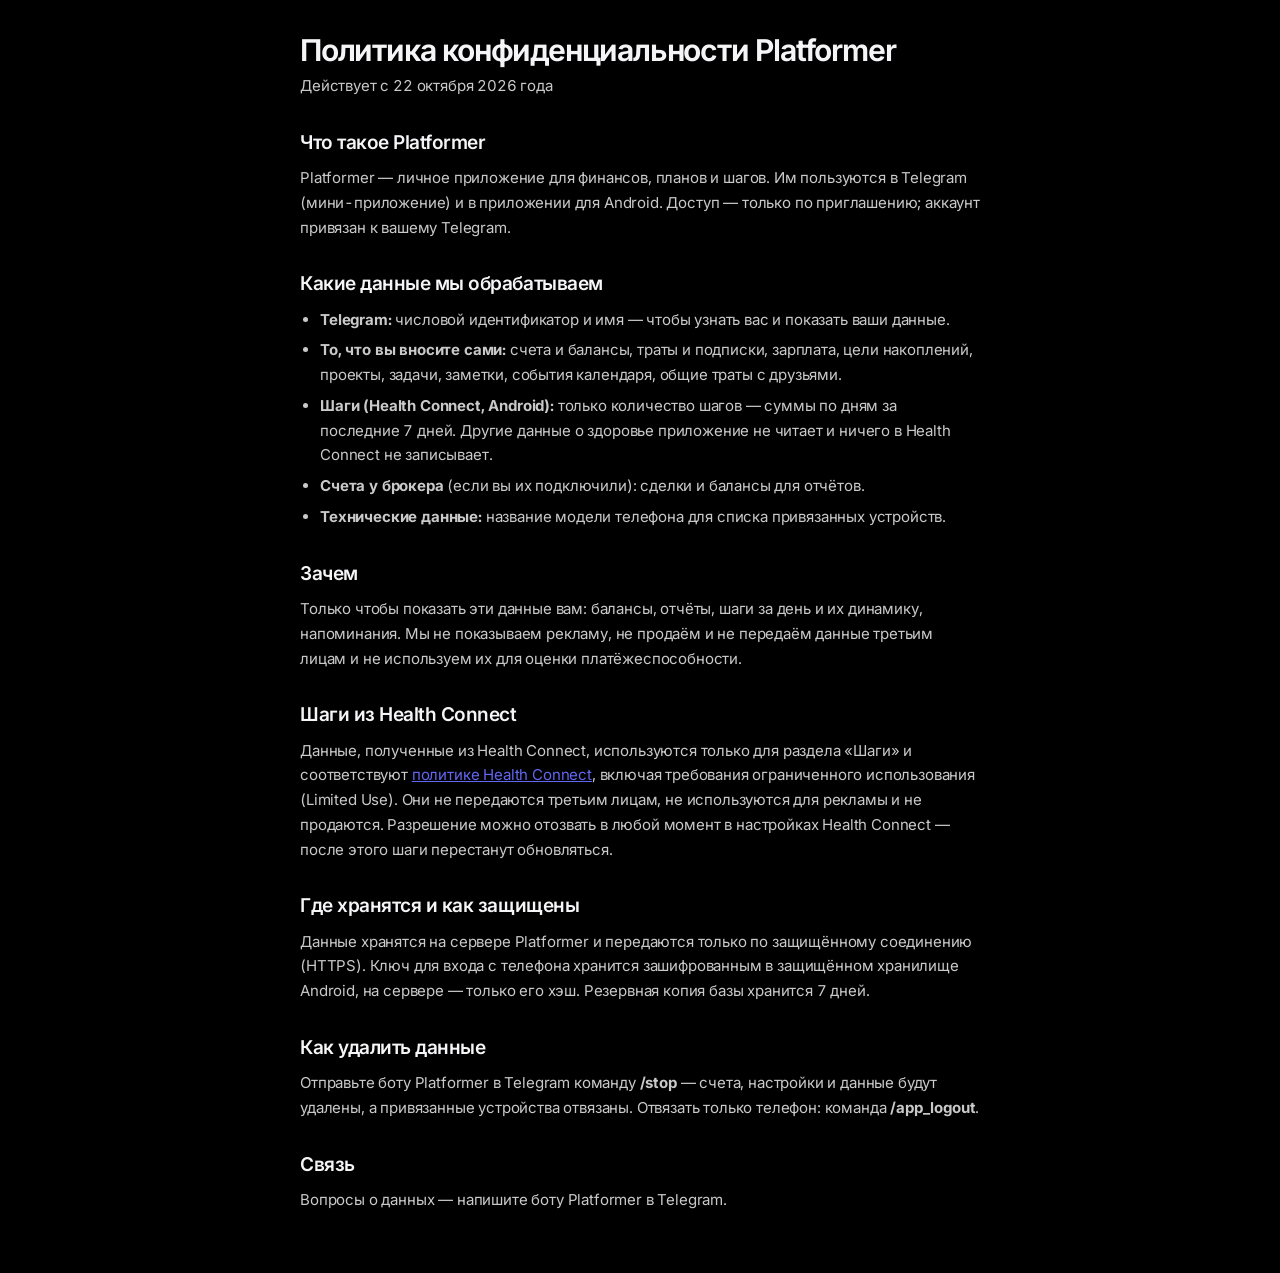
<file: web/privacy.html>
<!doctype html>
<html lang="ru">
<head>
  <meta charset="utf-8">
  <meta name="viewport" content="width=device-width, initial-scale=1">
  <title>Platformer — политика конфиденциальности</title>
  <link rel="stylesheet" href="style.css?v=20261022-10">
</head>
<body class="privacy-page">
<main class="privacy">
  <h1>Политика конфиденциальности Platformer</h1>
  <p class="muted">Действует с 22 октября 2026 года</p>

  <h2>Что такое Platformer</h2>
  <p>Platformer — личное приложение для финансов, планов и шагов. Им пользуются в Telegram (мини-приложение)
  и в приложении для Android. Доступ — только по приглашению; аккаунт привязан к вашему Telegram.</p>

  <h2>Какие данные мы обрабатываем</h2>
  <ul>
    <li><b>Telegram:</b> числовой идентификатор и имя — чтобы узнать вас и показать ваши данные.</li>
    <li><b>То, что вы вносите сами:</b> счета и балансы, траты и подписки, зарплата, цели накоплений,
      проекты, задачи, заметки, события календаря, общие траты с друзьями.</li>
    <li><b>Шаги (Health Connect, Android):</b> только количество шагов — суммы по дням за последние 7 дней.
      Другие данные о здоровье приложение не читает и ничего в Health Connect не записывает.</li>
    <li><b>Счета у брокера</b> (если вы их подключили): сделки и балансы для отчётов.</li>
    <li><b>Технические данные:</b> название модели телефона для списка привязанных устройств.</li>
  </ul>

  <h2>Зачем</h2>
  <p>Только чтобы показать эти данные вам: балансы, отчёты, шаги за день и их динамику, напоминания.
  Мы не показываем рекламу, не продаём и не передаём данные третьим лицам и не используем их для
  оценки платёжеспособности.</p>

  <h2>Шаги из Health Connect</h2>
  <p>Данные, полученные из Health Connect, используются только для раздела «Шаги» и соответствуют
  <a href="https://support.google.com/googleplay/android-developer/answer/12991134">политике Health Connect</a>,
  включая требования ограниченного использования (Limited Use). Они не передаются третьим лицам, не
  используются для рекламы и не продаются. Разрешение можно отозвать в любой момент в настройках
  Health Connect — после этого шаги перестанут обновляться.</p>

  <h2>Где хранятся и как защищены</h2>
  <p>Данные хранятся на сервере Platformer и передаются только по защищённому соединению (HTTPS).
  Ключ для входа с телефона хранится зашифрованным в защищённом хранилище Android, на сервере — только
  его хэш. Резервная копия базы хранится 7 дней.</p>

  <h2>Как удалить данные</h2>
  <p>Отправьте боту Platformer в Telegram команду <b>/stop</b> — счета, настройки и данные будут удалены,
  а привязанные устройства отвязаны. Отвязать только телефон: команда <b>/app_logout</b>.</p>

  <h2>Связь</h2>
  <p>Вопросы о данных — напишите боту Platformer в Telegram.</p>
</main>
</body>
</html>
</file>
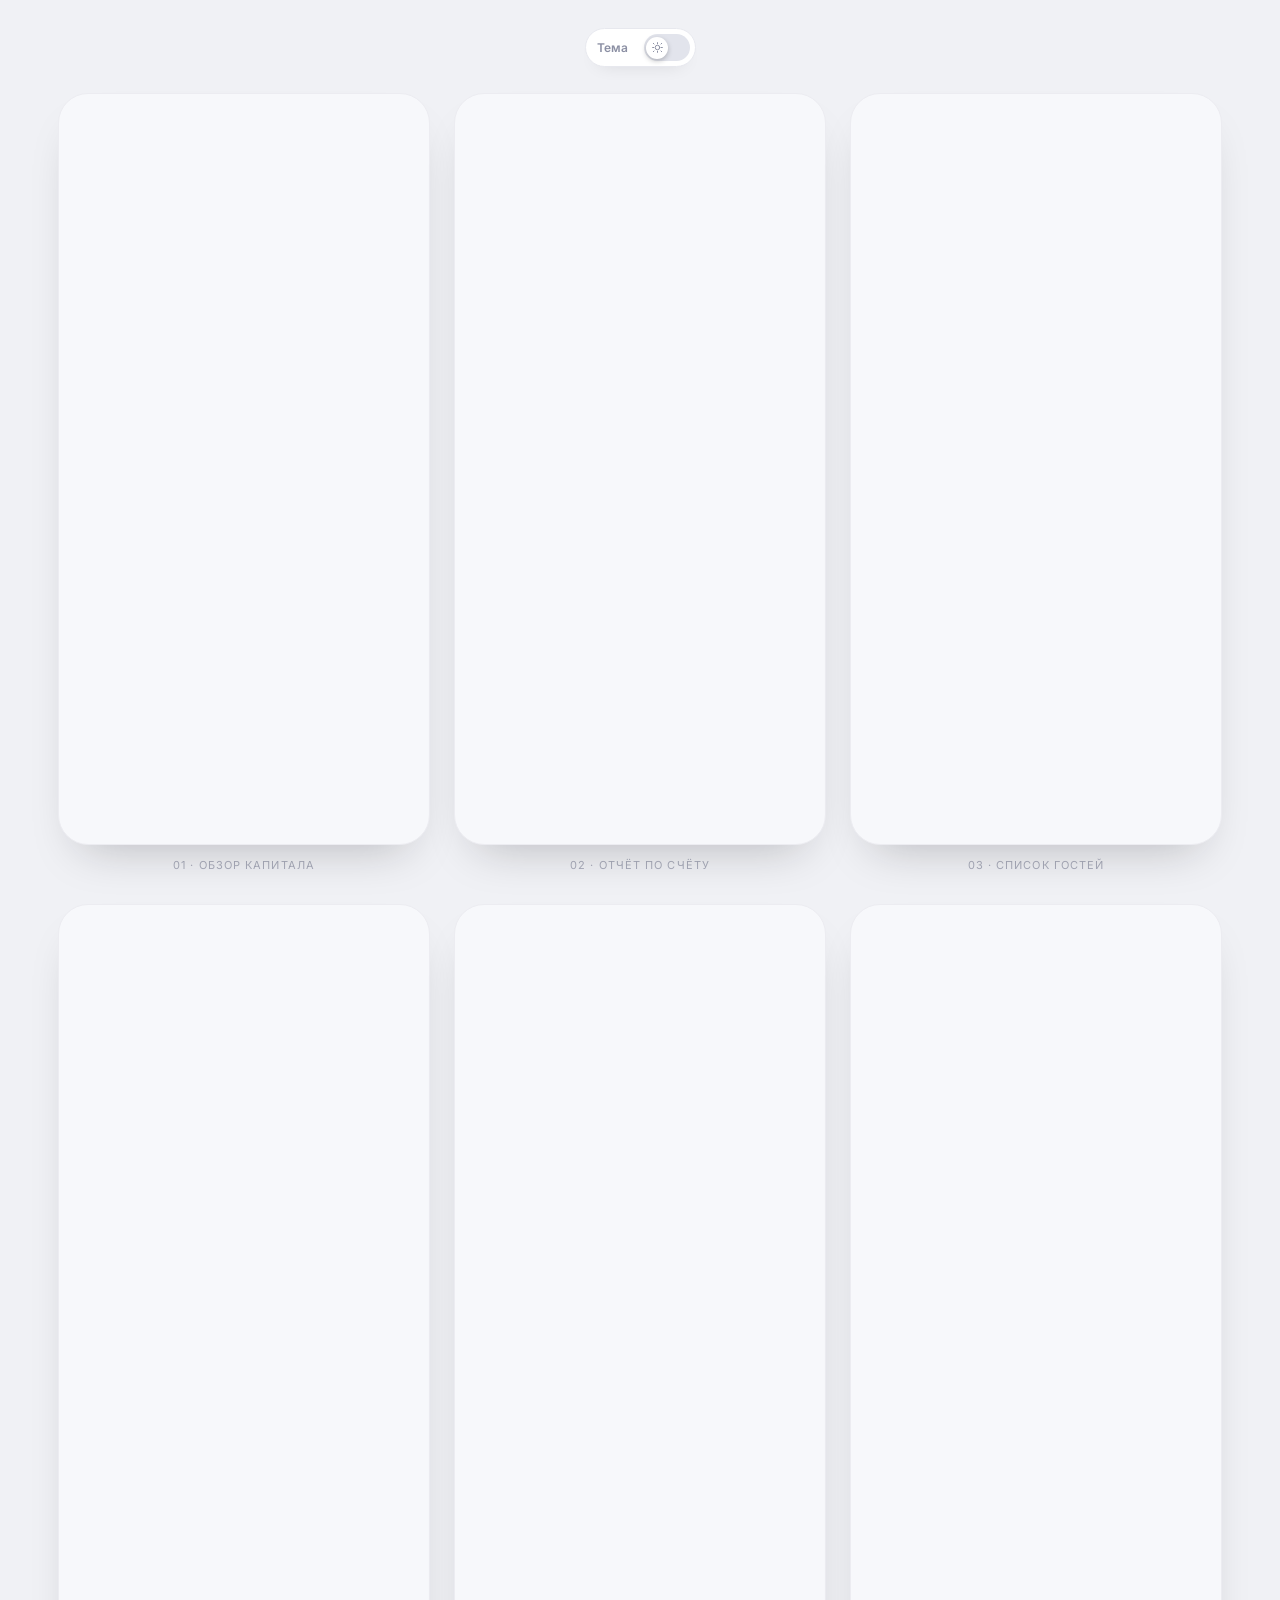
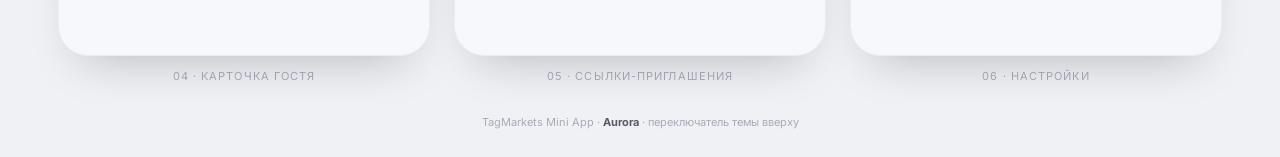
<file: design/mockups/aurora.html>
<!doctype html>
<html lang="ru">
<head>
<meta charset="utf-8">
<title>TagMarkets Aurora</title>
<meta name="viewport" content="width=device-width, initial-scale=1">
<link rel="preconnect" href="https://fonts.googleapis.com">
<link rel="preconnect" href="https://fonts.gstatic.com" crossorigin>
<link href="https://fonts.googleapis.com/css2?family=Inter:wght@400;500;600;700&family=Plus+Jakarta+Sans:wght@700&display=swap" rel="stylesheet">

<style>
  * { box-sizing: border-box; }
  html, body { height: auto; }
  body {
    margin: 0;
    min-height: 100vh;
    background: #f0f1f5;
    display: flex;
    flex-direction: column;
    align-items: center;
    padding-block: 28px;
    padding-inline: 16px;
    font-family: 'Inter', sans-serif;
    transition: background .3s ease;
  }
  body.dark { background: #060709; }

  /* ============ theme toggle ============ */
  .toggle-bar {
    display: flex;
    align-items: center;
    gap: 10px;
    background: #fff;
    border: 1px solid #e7e8ee;
    border-radius: 999px;
    padding: 5px;
    margin-bottom: 26px;
    position: sticky;
    top: 12px;
    z-index: 50;
    box-shadow: 0 8px 20px -14px rgba(20,21,26,.2);
    transition: background .3s ease, border-color .3s ease;
  }
  body.dark .toggle-bar { background: #14151b; border-color: #22242d; }
  .toggle-bar span { font-size: 12px; font-weight: 600; color: #8b8fa3; padding: 0 6px; }
  body.dark .toggle-bar span { color: #6d7185; }
  .theme-switch {
    width: 46px; height: 27px; border-radius: 999px;
    background: #e2e4ec; position: relative; cursor: pointer; border: none;
    transition: background .3s ease;
    flex-shrink: 0;
  }
  body.dark .theme-switch { background: #262835; }
  .theme-switch i {
    position: absolute; top: 2.5px; left: 2.5px; width: 22px; height: 22px; border-radius: 50%;
    background: #fff;
    box-shadow: 0 2px 5px rgba(20,21,26,.25);
    display: flex; align-items: center; justify-content: center;
    transition: transform .3s cubic-bezier(.2,.8,.2,1), background .3s ease;
  }
  body.dark .theme-switch i { transform: translateX(19px); background: #2b2d38; }
  .theme-switch svg { width: 13px; height: 13px; stroke: #8b8fa3; }
  body.dark .theme-switch svg { stroke: #c7c9d6; }
  .theme-switch .moon { display: none; }
  body.dark .theme-switch .sun { display: none; }
  body.dark .theme-switch .moon { display: block; }
  .theme-switch:focus-visible { outline: 2px solid #5b5bd6; outline-offset: 2px; }

  .stage { width: 100%; max-width: 1320px; }
  .screens {
    display: flex;
    flex-wrap: wrap;
    justify-content: center;
    gap: 24px;
  }

  .phone {
    flex: 0 0 auto;
    width: 372px;
    border-radius: 30px;
    overflow: hidden;
    position: relative;
    box-shadow: 0 24px 48px -24px rgba(20,21,26,.28);
    /* экраны вне вьюпорта браузер не отрисовывает — шесть длинных
       прокручиваемых макетов на одной странице иначе считаются все разом */
    content-visibility: auto;
    contain-intrinsic-size: 372px 750px;
  }
  body.dark .phone { box-shadow: 0 24px 48px -20px rgba(0,0,0,.6); }
  .phone-inner {
    height: 750px;
    overflow-y: auto;
    overscroll-behavior: contain;   /* прокрутка экрана не «цепляет» страницу */
    padding: 20px 18px 26px;
  }
  .phone-inner::-webkit-scrollbar { width: 0; }
  .screen-label {
    text-align: center;
    font-size: 11px;
    letter-spacing: .1em;
    text-transform: uppercase;
    color: #a8abba;
    margin: 13px 0 8px;
    transition: color .3s ease;
  }
  body.dark .screen-label { color: #43465570; }

  [hidden] { display: none !important; }

  @media (prefers-reduced-motion: reduce) {
    * { animation-duration: .001ms !important; transition-duration: .001ms !important; }
  }

  .ic { width: 16px; height: 16px; stroke: currentColor; fill: none; stroke-width: 1.7; stroke-linecap: round; stroke-linejoin: round; display: block; }

  /* fade-up entrance, once, staggered by nth-child */
  @keyframes rise { from { opacity: 0; transform: translateY(8px); } to { opacity: 1; transform: translateY(0); } }
  .aur-hero, .aur-card, .aur-quote { animation: rise .5s cubic-bezier(.2,.7,.2,1) backwards; }
  .aur-card:nth-of-type(1) { animation-delay: .04s; }
  .aur-card:nth-of-type(2) { animation-delay: .09s; }
  .aur-card:nth-of-type(3) { animation-delay: .14s; }
  .aur-card:nth-of-type(4) { animation-delay: .19s; }

  /* =========================================================================
     AURORA — минималистичный светлый/тёмный режим на CSS-переменных
     ========================================================================= */
  .aur-phone {
    --bg: #f7f8fb;
    --card-bg: #ffffff;
    --card-border: #ececf1;
    --text-strong: #14151a;
    --text-mid: #565a6b;
    --text-dim: #8b8fa3;
    --text-faint: #c1c3cf;
    --divider: #eef0f5;
    --navbar-bg: #ffffff;
    --quote-bg: #fafafc;
    --switch-off: #e2e4ec;
    --ghost-bg: #f4f5f9;
    --ghost-border: #e7e8ee;
    --icon-bg: #f4f5f9;
    --up: #16a34a;
    --up-soft: rgba(22,163,74,.10);
    --down: #dc2626;
    --down-soft: rgba(220,38,38,.09);
    --accent: #5b5bd6;
    --accent-ink: #ffffff;
    --accent-soft: rgba(91,91,214,.09);
    --code-bg: #f2f3f7;

    background: var(--bg);
    border: 1px solid var(--card-border);
    font-family: 'Inter', sans-serif;
    color: var(--text-strong);
    transition: background .3s ease, border-color .3s ease;
  }
  body.dark .aur-phone {
    --bg: #0a0b0f;
    --card-bg: #131319;
    --card-border: #212230;
    --text-strong: #f2f3f7;
    --text-mid: #989cae;
    --text-dim: #6d7185;
    --text-faint: #3d3f4d;
    --divider: #1d1e29;
    --navbar-bg: #0e0f14;
    --quote-bg: #0e0f14;
    --switch-off: #262835;
    --ghost-bg: #16171f;
    --ghost-border: #23242f;
    --icon-bg: #16171f;
    --up: #34d17a;
    --up-soft: rgba(52,209,122,.12);
    --down: #f16565;
    --down-soft: rgba(241,101,101,.12);
    --accent: #8987f2;
    --accent-ink: #0a0b0f;
    --accent-soft: rgba(137,135,242,.14);
    --code-bg: #0e0f14;
  }

  .aur-topbar { display:flex; justify-content:space-between; align-items:center; font-size: 11.5px; color: var(--text-dim); font-weight: 600; }

  .aur-hello { font-size: 13px; color: var(--text-dim); font-weight: 500; display: flex; align-items: center; gap: 8px; }
  .aur-hello b { color: var(--text-strong); font-weight: 700; }
  .aur-back { width: 26px; height: 26px; border-radius: 8px; background: var(--ghost-bg); display: flex; align-items: center; justify-content: center; color: var(--text-mid); flex-shrink: 0; }

  .aur-hero {
    margin-top: 14px;
    background: var(--card-bg);
    border: 1px solid var(--card-border);
    border-radius: 20px;
    padding: 20px;
  }
  .aur-hero-label { font-size: 11px; text-transform: uppercase; letter-spacing: .08em; color: var(--text-dim); font-weight: 600; }
  .aur-hero-total { font-family:'Plus Jakarta Sans',sans-serif; font-size: 32px; font-weight: 700; color: var(--text-strong); margin-top: 6px; letter-spacing: -0.02em; font-variant-numeric: tabular-nums; }
  .aur-hero-total .cents { font-size: 16px; color: var(--text-dim); font-weight: 600; }
  .aur-hero-kept { font-size: 12.5px; color: var(--text-dim); margin-top: 4px; font-weight: 500; }
  .aur-hero-kept b { color: var(--text-mid); font-weight: 700; }
  .aur-hero-stats { display: flex; gap: 20px; margin-top: 16px; padding-top: 14px; border-top: 1px solid var(--divider); }
  .aur-hero-stat-label { font-size: 10.5px; color: var(--text-dim); font-weight: 600; }
  .aur-hero-stat-val { font-size: 14px; font-weight: 700; margin-top: 3px; font-variant-numeric: tabular-nums; display: flex; align-items: center; gap: 4px; }
  .aur-hero-stat-val.up { color: var(--up); } .aur-hero-stat-val.down { color: var(--down); }
  .aur-hero-stat-val .pct { font-size: 11px; color: var(--text-dim); font-weight: 600; }

  .aur-section-title { font-size: 13px; font-weight: 700; color: var(--text-strong); margin: 20px 0 11px; display:flex; align-items:center; justify-content:space-between; letter-spacing: -0.005em; }
  .aur-section-title span.tag { font-size: 11px; font-weight: 600; color: var(--text-dim); }

  .aur-card { background: var(--card-bg); border: 1px solid var(--card-border); border-radius: 16px; padding: 15px; margin-bottom: 9px; transition: border-color .2s ease, background .3s ease; }
  .aur-card:hover { border-color: var(--accent); }

  .aur-holder-name { font-weight: 700; font-size: 13.5px; color: var(--text-strong); display:flex; align-items:center; gap:7px; }
  .aur-holder-avatar { width: 24px; height: 24px; border-radius: 50%; background: var(--accent-soft); color: var(--accent); display: flex; align-items: center; justify-content: center; font-size: 10px; font-weight: 700; flex-shrink: 0; }
  .aur-holder-bal { font-family:'Plus Jakarta Sans',sans-serif; font-size: 21px; font-weight: 700; color: var(--text-strong); margin-top: 9px; font-variant-numeric: tabular-nums; }
  .aur-holder-kept { font-size: 11.5px; color: var(--text-dim); margin-top: 2px; font-weight: 500; }
  .aur-holder-kept b { color: var(--text-mid); font-weight: 700; }
  .aur-holder-row { display:flex; justify-content:space-between; align-items:baseline; font-size: 12px; margin-top: 9px; font-weight: 600; }
  .aur-holder-row .lbl { color: var(--text-dim); font-weight: 500; display:flex; align-items:center; gap:5px; }
  .aur-holder-row.up { color: var(--up); } .aur-holder-row.down { color: var(--down); }
  .aur-holder-row .pct { font-size: 10.5px; color: var(--text-dim); font-weight:600; margin-left:4px; }
  .aur-holder-foot { display:flex; justify-content:space-between; align-items:center; margin-top: 11px; padding-top: 11px; border-top: 1px solid var(--divider); }
  .aur-holder-meta { font-size: 10.5px; color: var(--text-faint); font-weight: 600; }
  .aur-holder-warn { font-size: 10.5px; color: var(--down); margin-top: 8px; font-weight: 600; display: flex; align-items: center; gap: 5px; }

  .aur-spark { width: 96px; height: 26px; overflow: visible; }
  .aur-spark path.line { fill: none; stroke: var(--accent); stroke-width: 1.6; stroke-linecap: round; stroke-linejoin: round; }
  .aur-spark path.fill { fill: var(--accent-soft); stroke: none; }

  .aur-pill { font-size: 10.5px; font-weight:700; padding: 3px 9px; border-radius:999px; display: flex; align-items: center; gap: 3px; }
  .aur-pill.up { background: var(--up-soft); color: var(--up); }
  .aur-pill.down { background: var(--down-soft); color: var(--down); }

  .aur-chips { display:flex; flex-wrap:wrap; gap:7px; margin-top: 12px; }
  .aur-chip { font-size: 11.5px; font-weight: 600; color: var(--text-mid); background: var(--ghost-bg); border: 1px solid var(--ghost-border); border-radius: 999px; padding: 7px 12px; transition: all .2s ease; }
  .aur-chip.active { color: var(--accent-ink); background: var(--accent); border-color: transparent; font-weight: 700; }

  .aur-quote { background: var(--quote-bg); border: 1px solid var(--card-border); border-radius: 14px; padding: 4px 14px; margin-top: 4px; }
  .aur-quote-line { display:flex; justify-content:space-between; align-items:center; font-size: 12.5px; padding: 10px 0; gap: 10px; }
  .aur-quote-line + .aur-quote-line { border-top: 1px solid var(--divider); }
  .aur-quote-line .lbl { color: var(--text-mid); font-weight:600; display:flex; align-items:center; gap:7px; }
  .aur-quote-line .lbl .ic { color: var(--text-dim); }
  .aur-quote-line .val { font-variant-numeric: tabular-nums; font-weight:700; color: var(--text-strong); text-align: right; white-space: nowrap; }
  .aur-quote-line .val .arrow { color: var(--text-faint); margin:0 5px; font-weight:500; }
  .aur-quote-line .pct { font-size: 10.5px; margin-left: 6px; font-weight:700; }
  .aur-quote-line .pct.up { color: var(--up); } .aur-quote-line .pct.down { color: var(--down); }
  .aur-quote-sub { padding-left: 21px; font-weight:500 !important; color: var(--text-dim) !important; }

  .aur-deal-line { display:flex; align-items:center; gap: 10px; font-size: 12.5px; padding: 10px 0; }
  .aur-deal-line + .aur-deal-line { border-top: 1px solid var(--divider); }
  .aur-deal-dir { width: 22px; height: 22px; border-radius: 7px; display: flex; align-items: center; justify-content: center; flex-shrink: 0; }
  .aur-deal-dir.buy { background: var(--up-soft); color: var(--up); }
  .aur-deal-dir.sell { background: var(--down-soft); color: var(--down); }
  .aur-deal-line .t { color: var(--text-faint); width: 40px; flex-shrink:0; font-variant-numeric: tabular-nums; }
  .aur-deal-line .sym { color: var(--text-mid); font-weight: 600; flex: 1; }
  .aur-deal-line .v { font-weight: 700; font-variant-numeric: tabular-nums; }
  .aur-deal-line .v.up { color: var(--up); } .aur-deal-line .v.down { color: var(--down); }

  .aur-guest { display:flex; align-items:center; gap:11px; padding: 12px 0; border-top: 1px solid var(--divider); }
  .aur-guest:first-of-type { border-top: none; }
  .aur-avatar { width:34px; height:34px; border-radius:50%; background: var(--accent-soft); display:flex; align-items:center; justify-content:center; font-weight:700; font-size:12px; color: var(--accent); flex-shrink:0; }
  .aur-guest-name { font-weight:700; font-size:13px; color: var(--text-strong); }
  .aur-guest-since { font-size: 10.5px; color: var(--text-dim); margin-top:2px; }
  .aur-guest-count { margin-left:auto; text-align:right; font-size: 12px; color: var(--text-dim); font-weight: 600; }

  .aur-invite-box { background: var(--card-bg); border: 1px solid var(--card-border); border-radius: 18px; padding: 18px; text-align:center; margin-top: 4px; }
  .aur-invite-code { font-family:'Plus Jakarta Sans',sans-serif; font-size: 20px; font-weight:700; color: var(--text-strong); letter-spacing:.06em; margin-top:8px; }
  .aur-invite-hint { font-size: 11px; color: var(--text-dim); margin-top:7px; font-weight:500; }
  .aur-link-row { display:flex; align-items:center; gap:8px; background: var(--card-bg); border:1px solid var(--card-border); border-radius:12px; padding:9px 10px 9px 12px; margin-top:8px; }
  .aur-link-row code { font-size: 11px; color: var(--text-mid); flex:1; overflow:hidden; text-overflow:ellipsis; white-space:nowrap; background: none; font-family: 'Inter', monospace; }
  .aur-icon-btn { width:28px; height:28px; border-radius:8px; background: var(--ghost-bg); border:1px solid var(--ghost-border); color: var(--text-dim); display:flex; align-items:center; justify-content:center; cursor:pointer; flex-shrink:0; transition: all .2s ease; }
  .aur-icon-btn:hover { color: var(--accent); border-color: var(--accent); }

  .aur-btn { font-family:'Inter',sans-serif; background: var(--accent); color: var(--accent-ink); border:none; border-radius:12px; font-weight:700; font-size:13.5px; padding:12px; width:100%; margin-top:12px; cursor:pointer; display: flex; align-items: center; justify-content: center; gap: 7px; transition: opacity .2s ease, transform .15s ease; }
  .aur-btn:hover { opacity: .88; }
  .aur-btn:active { transform: scale(.98); }
  .aur-btn.ghost { background: var(--ghost-bg); border: 1px solid var(--ghost-border); color: var(--text-mid); }
  .aur-btn.ghost:hover { border-color: var(--accent); color: var(--accent); opacity: 1; }
  .aur-btn.danger { background: var(--down-soft); border: 1px solid transparent; color: var(--down); }
  .aur-row2 { display:flex; gap:9px; }
  .aur-row2 .aur-btn { margin-top:9px; }

  .aur-navbar { display:flex; justify-content:space-around; margin: 18px -18px -26px; padding: 12px 18px calc(12px + env(safe-area-inset-bottom, 0px)); border-top: 1px solid var(--divider); background: var(--navbar-bg); transition: background .3s ease, border-color .3s ease; }
  .aur-navitem { display:flex; flex-direction:column; align-items:center; gap:4px; font-size: 9.5px; font-weight:600; color: var(--text-faint); }
  .aur-navitem .ic { width: 19px; height: 19px; }
  .aur-navitem.active { color: var(--accent); }

  .aur-cab-row { display:flex; align-items:center; gap: 11px; padding: 12px 13px; background: var(--card-bg); border:1px solid var(--card-border); border-radius:14px; margin-top:8px; cursor:pointer; transition: border-color .2s ease; }
  .aur-cab-row:hover { border-color: var(--accent); }
  .aur-cab-bell { width: 26px; height: 26px; border-radius: 8px; background: var(--ghost-bg); color: var(--text-dim); display: flex; align-items: center; justify-content: center; flex-shrink: 0; }
  .aur-cab-bell.on { background: var(--accent-soft); color: var(--accent); }
  .aur-cab-name { font-size:12.5px; font-weight:700; color: var(--text-strong); flex: 1; }
  .aur-cab-chev { color: var(--text-faint); }

  .aur-toggle-row { display:flex; justify-content:space-between; align-items:center; background: var(--card-bg); border:1px solid var(--card-border); border-radius:14px; padding:13px 14px; margin-top:9px; }
  .aur-toggle-label { font-size:12.5px; color: var(--text-strong); font-weight:700; display: flex; align-items: center; gap: 8px; }
  .aur-toggle-sub { font-size:10.5px; color: var(--text-dim); margin-top:3px; margin-left: 24px; }
  .aur-switch { width:38px; height:22px; border-radius:999px; background: var(--switch-off); position:relative; flex-shrink:0; transition: background .25s ease; }
  .aur-switch.on { background: var(--accent); }
  .aur-switch i { position:absolute; top:2px; left:2px; width:18px; height:18px; border-radius:50%; background:#fff; box-shadow: 0 1px 4px rgba(0,0,0,.2); transition: transform .25s cubic-bezier(.2,.8,.2,1); }
  .aur-switch.on i { transform: translateX(16px); }

  .aur-code { font-family: monospace; background: var(--code-bg); padding: 1px 5px; border-radius: 4px; color: var(--text-mid); }

  .credit { color: #a8abba; font-size: 11px; margin-top: 24px; text-align: center; transition: color .3s ease; }
  .credit b { color: #565a6b; }
  body.dark .credit { color: #3d3f4d; }
  body.dark .credit b { color: #8b8fa3; }
</style>
</head>
<body>

<div class="toggle-bar">
  <span>Тема</span>
  <button class="theme-switch" id="theme-toggle" aria-label="Переключить тему">
    <i>
      <svg class="sun" viewBox="0 0 24 24" fill="none" stroke-width="1.8" stroke-linecap="round"><circle cx="12" cy="12" r="4.2"/><path d="M12 3v2M12 19v2M4.2 4.2l1.4 1.4M18.4 18.4l1.4 1.4M3 12h2M19 12h2M4.2 19.8l1.4-1.4M18.4 5.6l1.4-1.4"/></svg>
      <svg class="moon" viewBox="0 0 24 24" fill="none" stroke-width="1.8" stroke-linecap="round" stroke-linejoin="round"><path d="M20 14.5A8.5 8.5 0 1 1 9.5 4a6.8 6.8 0 0 0 10.5 10.5Z"/></svg>
    </i>
  </button>
</div>

<div class="stage">
  <div class="screens">

    <!-- Screen 1: Dashboard -->
    <div>
      <div class="phone aur-phone">
        <div class="phone-inner">
          <div class="aur-topbar"><span>Мой кабинет</span><span>сентябрь 2026</span></div>

          <div class="aur-hero">
            <div class="aur-hero-label">Капитал под управлением</div>
            <div class="aur-hero-total">$121 964<span class="cents">.72</span></div>
            <div class="aur-hero-kept">+ <b>$1 842.60</b> профит не выведен</div>
            <div class="aur-hero-stats">
              <div>
                <div class="aur-hero-stat-label">Сентябрь</div>
                <div class="aur-hero-stat-val up">
                  <svg class="ic" viewBox="0 0 24 24"><polyline points="4 15 9 9 13 13 20 5"/></svg>
                  +2 840.15 <span class="pct">+2.41%</span>
                </div>
              </div>
              <div>
                <div class="aur-hero-stat-label">Всего</div>
                <div class="aur-hero-stat-val up">
                  <svg class="ic" viewBox="0 0 24 24"><polyline points="4 15 9 9 13 13 20 5"/></svg>
                  +18 964.30 <span class="pct">+18.6%</span>
                </div>
              </div>
            </div>
          </div>

          <div class="aur-section-title">Кабинеты <span class="tag">3</span></div>

          <div class="aur-card">
            <div class="aur-holder-name"><span class="aur-holder-avatar">Д</span>Дмитрий (я)</div>
            <div class="aur-holder-bal">$60 000.39</div>
            <div class="aur-holder-kept">+ <b>$412.80</b> профит</div>
            <div class="aur-holder-row up"><span class="lbl">Сентябрь</span><span>+1 284.60<span class="pct">+2.14%</span></span></div>
            <div class="aur-holder-row up"><span class="lbl">Всего</span><span>+9 840.20<span class="pct">+19.6%</span></span></div>
            <div class="aur-holder-foot">
              <svg class="aur-spark" viewBox="0 0 96 26" preserveAspectRatio="none">
                <path class="fill" d="M0 20 L14 15 L28 17 L42 9 L56 11 L70 4 L82 6 L96 2 L96 26 L0 26 Z"/>
                <path class="line" d="M0 20 L14 15 L28 17 L42 9 L56 11 L70 4 L82 6 L96 2"/>
              </svg>
              <span class="aur-holder-meta">1 счёт · 22 сделки</span>
            </div>
          </div>

          <div class="aur-card">
            <div class="aur-holder-name"><span class="aur-holder-avatar">D</span>Dzmitry Shauliukou</div>
            <div class="aur-holder-bal">$989.98</div>
            <div class="aur-holder-kept">+ <b>$64.10</b> профит</div>
            <div class="aur-holder-row down"><span class="lbl">Сентябрь</span><span>−12.40<span class="pct">−0.42%</span></span></div>
            <div class="aur-holder-row up"><span class="lbl">Всего</span><span>+248.90<span class="pct">+8.1%</span></span></div>
            <div class="aur-holder-foot">
              <svg class="aur-spark" viewBox="0 0 96 26" preserveAspectRatio="none">
                <path class="fill" d="M0 4 L14 10 L28 8 L42 16 L56 13 L70 20 L82 15 L96 18 L96 26 L0 26 Z"/>
                <path class="line" d="M0 4 L14 10 L28 8 L42 16 L56 13 L70 20 L82 15 L96 18"/>
              </svg>
              <span class="aur-holder-meta">2 счёта · 9 сделок</span>
            </div>
          </div>

          <div class="aur-card">
            <div class="aur-holder-name"><span class="aur-holder-avatar">A</span>Ala Shauliukova</div>
            <div class="aur-holder-bal">$60 000.20</div>
            <div class="aur-holder-kept">+ <b>$1 365.70</b> профит</div>
            <div class="aur-holder-row up"><span class="lbl">Сентябрь</span><span>+1 568.35<span class="pct">+1.97%</span></span></div>
            <div class="aur-holder-row up"><span class="lbl">Всего</span><span>+8 875.20<span class="pct">+17.9%</span></span></div>
            <div class="aur-holder-foot">
              <svg class="aur-spark" viewBox="0 0 96 26" preserveAspectRatio="none">
                <path class="fill" d="M0 18 L14 16 L28 13 L42 12 L56 9 L70 8 L82 4 L96 2 L96 26 L0 26 Z"/>
                <path class="line" d="M0 18 L14 16 L28 13 L42 12 L56 9 L70 8 L82 4 L96 2"/>
              </svg>
              <span class="aur-holder-meta">1 счёт · 26 сделок</span>
            </div>
            <div class="aur-holder-warn">
              <svg class="ic" viewBox="0 0 24 24"><path d="M12 9v4M12 17h.01"/><path d="M10.3 3.9 2.5 18a1.6 1.6 0 0 0 1.4 2.4h16.2a1.6 1.6 0 0 0 1.4-2.4L13.7 3.9a1.6 1.6 0 0 0-2.8 0Z"/></svg>
              0 из 1 без связи с терминалом
            </div>
          </div>

          <div class="aur-row2">
            <button class="aur-btn ghost">
              <svg class="ic" viewBox="0 0 24 24"><line x1="12" y1="5" x2="12" y2="19"/><line x1="5" y1="12" x2="19" y2="12"/></svg>
              Счёт
            </button>
            <button class="aur-btn ghost">
              <svg class="ic" viewBox="0 0 24 24"><line x1="4" y1="6" x2="20" y2="6"/><circle cx="9" cy="6" r="2"/><line x1="4" y1="12" x2="20" y2="12"/><circle cx="15" cy="12" r="2"/><line x1="4" y1="18" x2="20" y2="18"/><circle cx="7" cy="18" r="2"/></svg>
              Настройки
            </button>
          </div>

          <div class="aur-navbar">
            <div class="aur-navitem active">
              <svg class="ic" viewBox="0 0 24 24"><rect x="3" y="3" width="7.5" height="7.5" rx="1.6"/><rect x="13.5" y="3" width="7.5" height="7.5" rx="1.6"/><rect x="3" y="13.5" width="7.5" height="7.5" rx="1.6"/><rect x="13.5" y="13.5" width="7.5" height="7.5" rx="1.6"/></svg>
              Счета
            </div>
            <div class="aur-navitem">
              <svg class="ic" viewBox="0 0 24 24"><polyline points="3 17 9 11 13 15 21 6"/><polyline points="15 6 21 6 21 12"/></svg>
              Отчёты
            </div>
            <div class="aur-navitem">
              <svg class="ic" viewBox="0 0 24 24"><circle cx="9" cy="8" r="3.2"/><path d="M3.3 20c0-3.3 2.6-5.7 5.7-5.7s5.7 2.4 5.7 5.7"/><circle cx="17.5" cy="9.3" r="2.5"/><path d="M15.6 14.7c2.7.4 4.4 2.3 4.4 5.3"/></svg>
              Гости
            </div>
            <div class="aur-navitem">
              <svg class="ic" viewBox="0 0 24 24"><circle cx="5" cy="12" r="1.6"/><circle cx="12" cy="12" r="1.6"/><circle cx="19" cy="12" r="1.6"/></svg>
              Ещё
            </div>
          </div>
        </div>
      </div>
      <div class="screen-label">01 · Обзор капитала</div>
    </div>

    <!-- Screen 2: Period report -->
    <div>
      <div class="phone aur-phone">
        <div class="phone-inner">
          <div class="aur-hello">
            <span class="aur-back"><svg class="ic" viewBox="0 0 24 24"><polyline points="15 6 9 12 15 18"/></svg></span>
            <b>SONIC</b>·Дмитрий
          </div>
          <div style="font-size:11px;color:var(--text-dim);margin-top:4px;margin-left:34px">Exness-MT5Real10 · <code class="aur-code">60000123</code></div>

          <div class="aur-hero" style="margin-top:12px">
            <div class="aur-hero-label">Баланс стратегии</div>
            <div class="aur-hero-total">$60 000<span class="cents">.39</span></div>
            <div class="aur-hero-stats">
              <div>
                <div class="aur-hero-stat-label">Всего заработано</div>
                <div class="aur-hero-stat-val up">
                  <svg class="ic" viewBox="0 0 24 24"><polyline points="4 15 9 9 13 13 20 5"/></svg>
                  +9 840.20 <span class="pct">+19.6%</span>
                </div>
              </div>
            </div>
          </div>

          <div class="aur-chips">
            <span class="aur-chip active">Сегодня</span>
            <span class="aur-chip">Вчера</span>
            <span class="aur-chip">Неделя</span>
            <span class="aur-chip">Прошлая неделя</span>
            <span class="aur-chip">Месяц</span>
            <span class="aur-chip">Всё время</span>
          </div>

          <div class="aur-section-title">Сегодня</div>
          <div class="aur-card">
            <div class="aur-holder-row up" style="margin-top:0">
              <span class="lbl">
                <svg class="ic" viewBox="0 0 24 24"><polyline points="4 15 9 9 13 13 20 5"/></svg>
                Результат
              </span>
              <span>+184.20<span class="pct">+0.31%</span></span>
            </div>
            <div class="aur-quote" style="margin-top:11px">
              <div class="aur-quote-line"><span class="lbl">Заработано</span><span class="val">+263.14</span></div>
              <div class="aur-quote-line"><span class="lbl">Удержано (30%)</span><span class="val">78.94</span></div>
              <div class="aur-quote-line"><span class="lbl">Сделок</span><span class="val">4 · 3/1 <span style="color:var(--text-dim); font-weight:600">(75%)</span></span></div>
            </div>
          </div>

          <div class="aur-section-title">Сделки <span class="tag">МСК</span></div>
          <div class="aur-quote">
            <div class="aur-deal-line">
              <div class="aur-deal-dir buy"><svg class="ic" viewBox="0 0 24 24" style="width:11px;height:11px"><line x1="12" y1="19" x2="12" y2="5"/><polyline points="6 11 12 5 18 11"/></svg></div>
              <span class="t">09:12</span><span class="sym">EURUSD</span><span class="v up">+184.20</span>
            </div>
            <div class="aur-deal-line">
              <div class="aur-deal-dir sell"><svg class="ic" viewBox="0 0 24 24" style="width:11px;height:11px"><line x1="12" y1="5" x2="12" y2="19"/><polyline points="6 13 12 19 18 13"/></svg></div>
              <span class="t">08:47</span><span class="sym">XAUUSD</span><span class="v down">−41.05</span>
            </div>
            <div class="aur-deal-line">
              <div class="aur-deal-dir buy"><svg class="ic" viewBox="0 0 24 24" style="width:11px;height:11px"><line x1="12" y1="19" x2="12" y2="5"/><polyline points="6 11 12 5 18 11"/></svg></div>
              <span class="t">07:58</span><span class="sym">US30</span><span class="v up">+96.75</span>
            </div>
            <div class="aur-deal-line">
              <div class="aur-deal-dir buy"><svg class="ic" viewBox="0 0 24 24" style="width:11px;height:11px"><line x1="12" y1="19" x2="12" y2="5"/><polyline points="6 11 12 5 18 11"/></svg></div>
              <span class="t">06:20</span><span class="sym">GBPUSD</span><span class="v up">+58.90</span>
            </div>
          </div>

          <div class="aur-navbar">
            <div class="aur-navitem">
              <svg class="ic" viewBox="0 0 24 24"><rect x="3" y="3" width="7.5" height="7.5" rx="1.6"/><rect x="13.5" y="3" width="7.5" height="7.5" rx="1.6"/><rect x="3" y="13.5" width="7.5" height="7.5" rx="1.6"/><rect x="13.5" y="13.5" width="7.5" height="7.5" rx="1.6"/></svg>
              Счета
            </div>
            <div class="aur-navitem active">
              <svg class="ic" viewBox="0 0 24 24"><polyline points="3 17 9 11 13 15 21 6"/><polyline points="15 6 21 6 21 12"/></svg>
              Отчёты
            </div>
            <div class="aur-navitem">
              <svg class="ic" viewBox="0 0 24 24"><circle cx="9" cy="8" r="3.2"/><path d="M3.3 20c0-3.3 2.6-5.7 5.7-5.7s5.7 2.4 5.7 5.7"/><circle cx="17.5" cy="9.3" r="2.5"/><path d="M15.6 14.7c2.7.4 4.4 2.3 4.4 5.3"/></svg>
              Гости
            </div>
            <div class="aur-navitem">
              <svg class="ic" viewBox="0 0 24 24"><circle cx="5" cy="12" r="1.6"/><circle cx="12" cy="12" r="1.6"/><circle cx="19" cy="12" r="1.6"/></svg>
              Ещё
            </div>
          </div>
        </div>
      </div>
      <div class="screen-label">02 · Отчёт по счёту</div>
    </div>

    <!-- Screen 3: Guests list -->
    <div>
      <div class="phone aur-phone">
        <div class="phone-inner">
          <div class="aur-hello">
            <span class="aur-back"><svg class="ic" viewBox="0 0 24 24"><polyline points="15 6 9 12 15 18"/></svg></span>
            <b>Гости</b>
          </div>
          <div style="font-size:11.5px;color:var(--text-dim);margin-top:12px;line-height:1.5">Кого пустил владелец ссылок: когда зашли и сколько твоих счетов у них.</div>

          <div class="aur-section-title" style="margin-top:16px">По твоим ссылкам</div>
          <div class="aur-quote">
            <div class="aur-guest">
              <div class="aur-avatar">DS</div>
              <div><div class="aur-guest-name">DymShe</div><div class="aur-guest-since">зашёл 15.08.2026</div></div>
              <div class="aur-guest-count">4 счёта</div>
            </div>
            <div class="aur-guest">
              <div class="aur-avatar">KK</div>
              <div><div class="aur-guest-name">k_koleshko</div><div class="aur-guest-since">зашёл 17.08.2026</div></div>
              <div class="aur-guest-count">1 счёт</div>
            </div>
            <div class="aur-guest">
              <div class="aur-avatar">LC</div>
              <div><div class="aur-guest-name">L.Chumakou</div><div class="aur-guest-since">зашёл 02.09.2026</div></div>
              <div class="aur-guest-count">2 счёта</div>
            </div>
          </div>

          <div style="font-size:11px;color:var(--text-faint);margin-top:12px;line-height:1.5">Убрать — закрыть доступ и стереть копии счетов у человека. Вернуться он сможет только по новому приглашению.</div>

          <div class="aur-navbar">
            <div class="aur-navitem">
              <svg class="ic" viewBox="0 0 24 24"><rect x="3" y="3" width="7.5" height="7.5" rx="1.6"/><rect x="13.5" y="3" width="7.5" height="7.5" rx="1.6"/><rect x="3" y="13.5" width="7.5" height="7.5" rx="1.6"/><rect x="13.5" y="13.5" width="7.5" height="7.5" rx="1.6"/></svg>
              Счета
            </div>
            <div class="aur-navitem">
              <svg class="ic" viewBox="0 0 24 24"><polyline points="3 17 9 11 13 15 21 6"/><polyline points="15 6 21 6 21 12"/></svg>
              Отчёты
            </div>
            <div class="aur-navitem active">
              <svg class="ic" viewBox="0 0 24 24"><circle cx="9" cy="8" r="3.2"/><path d="M3.3 20c0-3.3 2.6-5.7 5.7-5.7s5.7 2.4 5.7 5.7"/><circle cx="17.5" cy="9.3" r="2.5"/><path d="M15.6 14.7c2.7.4 4.4 2.3 4.4 5.3"/></svg>
              Гости
            </div>
            <div class="aur-navitem">
              <svg class="ic" viewBox="0 0 24 24"><circle cx="5" cy="12" r="1.6"/><circle cx="12" cy="12" r="1.6"/><circle cx="19" cy="12" r="1.6"/></svg>
              Ещё
            </div>
          </div>
        </div>
      </div>
      <div class="screen-label">03 · Список гостей</div>
    </div>

    <!-- Screen 4: Guest card -->
    <div>
      <div class="phone aur-phone">
        <div class="phone-inner">
          <div class="aur-hello">
            <span class="aur-back"><svg class="ic" viewBox="0 0 24 24"><polyline points="15 6 9 12 15 18"/></svg></span>
            <b>DymShe</b>
          </div>

          <div style="display:flex; align-items:center; gap:12px; margin-top:14px">
            <div class="aur-avatar" style="width:44px;height:44px;font-size:14px">DS</div>
            <div>
              <div style="font-size:15px; font-weight:700; color:var(--text-strong)">DymShe</div>
              <div class="aur-guest-since" style="display:flex; align-items:center; gap:5px">
                <svg class="ic" viewBox="0 0 24 24" style="width:12px;height:12px"><circle cx="12" cy="12" r="8.5"/><polyline points="12 7.5 12 12 15.5 14"/></svg>
                зашёл 15.08.2026 в 16:52
              </div>
            </div>
          </div>

          <div class="aur-section-title" style="margin-top:18px">Твои счета у него</div>
          <div class="aur-quote">
            <div class="aur-quote-line"><span class="lbl">DZMITRY SHAULIUKOU</span></div>
            <div class="aur-quote-line"><span class="lbl aur-quote-sub">NEO.FX, SONIC</span></div>
            <div class="aur-quote-line"><span class="lbl">KANSTANTSIN SHAULIUKOU</span></div>
            <div class="aur-quote-line"><span class="lbl aur-quote-sub">SONIC</span></div>
          </div>
          <button class="aur-btn ghost">
            <svg class="ic" viewBox="0 0 24 24"><path d="M4 7h16"/><path d="M10 11v6"/><path d="M14 11v6"/><path d="M6 7l1 12a2 2 0 0 0 2 2h6a2 2 0 0 0 2-2l1-12"/><path d="M9 7V4a1 1 0 0 1 1-1h4a1 1 0 0 1 1 1v3"/></svg>
            Забрать счета
          </button>

          <div class="aur-section-title">Счета гостя</div>
          <div class="aur-quote">
            <div class="aur-quote-line"><span class="lbl">SONIC</span><span class="val">704.01 <span class="arrow">→</span>750.00 $</span></div>
            <div class="aur-quote-line"><span class="lbl">NEO.FX</span><span class="val">239.00 <span class="arrow">→</span>239.98 $</span></div>
          </div>

          <div class="aur-section-title">Заработок</div>
          <div class="aur-quote">
            <div class="aur-quote-line"><span class="lbl">Сегодня</span><span class="val">+12.40 <span class="pct up">+1.8%</span></span></div>
            <div class="aur-quote-line"><span class="lbl">Неделя</span><span class="val">+38.90 <span class="pct up">+5.4%</span></span></div>
            <div class="aur-quote-line"><span class="lbl">Месяц</span><span class="val">+124.00 <span class="pct up">+17.6%</span></span></div>
            <div class="aur-quote-line"><span class="lbl">Всё время</span><span class="val">+186.30 <span class="pct up">+26.1%</span></span></div>
          </div>

          <div class="aur-row2">
            <button class="aur-btn danger">
              <svg class="ic" viewBox="0 0 24 24"><path d="M9 21H5a2 2 0 0 1-2-2V5a2 2 0 0 1 2-2h4"/><polyline points="16 17 21 12 16 7"/><line x1="21" y1="12" x2="9" y2="12"/></svg>
              Убрать доступ
            </button>
            <button class="aur-btn ghost">Назад</button>
          </div>

          <div class="aur-navbar">
            <div class="aur-navitem">
              <svg class="ic" viewBox="0 0 24 24"><rect x="3" y="3" width="7.5" height="7.5" rx="1.6"/><rect x="13.5" y="3" width="7.5" height="7.5" rx="1.6"/><rect x="3" y="13.5" width="7.5" height="7.5" rx="1.6"/><rect x="13.5" y="13.5" width="7.5" height="7.5" rx="1.6"/></svg>
              Счета
            </div>
            <div class="aur-navitem">
              <svg class="ic" viewBox="0 0 24 24"><polyline points="3 17 9 11 13 15 21 6"/><polyline points="15 6 21 6 21 12"/></svg>
              Отчёты
            </div>
            <div class="aur-navitem active">
              <svg class="ic" viewBox="0 0 24 24"><circle cx="9" cy="8" r="3.2"/><path d="M3.3 20c0-3.3 2.6-5.7 5.7-5.7s5.7 2.4 5.7 5.7"/><circle cx="17.5" cy="9.3" r="2.5"/><path d="M15.6 14.7c2.7.4 4.4 2.3 4.4 5.3"/></svg>
              Гости
            </div>
            <div class="aur-navitem">
              <svg class="ic" viewBox="0 0 24 24"><circle cx="5" cy="12" r="1.6"/><circle cx="12" cy="12" r="1.6"/><circle cx="19" cy="12" r="1.6"/></svg>
              Ещё
            </div>
          </div>
        </div>
      </div>
      <div class="screen-label">04 · Карточка гостя</div>
    </div>

    <!-- Screen 5: Invites -->
    <div>
      <div class="phone aur-phone">
        <div class="phone-inner">
          <div class="aur-hello">
            <span class="aur-back"><svg class="ic" viewBox="0 0 24 24"><polyline points="15 6 9 12 15 18"/></svg></span>
            <b>Мои ссылки</b>
          </div>

          <div class="aur-invite-box">
            <div style="font-size:10.5px;color:var(--text-dim);font-weight:700;text-transform:uppercase;letter-spacing:.07em">Новая ссылка</div>
            <div class="aur-invite-code">TAG-7F92LK</div>
            <div class="aur-invite-hint">Открывает доступ к твоим счетам гостю</div>
          </div>

          <div class="aur-section-title">Мои ссылки <span class="tag">3</span></div>

          <div class="aur-link-row">
            <code>t.me/tagmarketgold_bot?start=7F92LK</code>
            <div class="aur-icon-btn"><svg class="ic" viewBox="0 0 24 24" style="width:13px;height:13px"><rect x="9" y="9" width="11" height="11" rx="2"/><path d="M5 15V5a2 2 0 0 1 2-2h10"/></svg></div>
            <div class="aur-icon-btn"><svg class="ic" viewBox="0 0 24 24" style="width:13px;height:13px"><line x1="21" y1="3" x2="10" y2="14"/><polygon points="21 3 14 21 10 14 3 10 21 3"/></svg></div>
            <div class="aur-icon-btn"><svg class="ic" viewBox="0 0 24 24" style="width:13px;height:13px"><line x1="6" y1="6" x2="18" y2="18"/><line x1="18" y1="6" x2="6" y2="18"/></svg></div>
          </div>
          <div class="aur-link-row">
            <code>t.me/tagmarketgold_bot?start=A31KXZ</code>
            <div class="aur-icon-btn"><svg class="ic" viewBox="0 0 24 24" style="width:13px;height:13px"><rect x="9" y="9" width="11" height="11" rx="2"/><path d="M5 15V5a2 2 0 0 1 2-2h10"/></svg></div>
            <div class="aur-icon-btn"><svg class="ic" viewBox="0 0 24 24" style="width:13px;height:13px"><line x1="21" y1="3" x2="10" y2="14"/><polygon points="21 3 14 21 10 14 3 10 21 3"/></svg></div>
            <div class="aur-icon-btn"><svg class="ic" viewBox="0 0 24 24" style="width:13px;height:13px"><line x1="6" y1="6" x2="18" y2="18"/><line x1="18" y1="6" x2="6" y2="18"/></svg></div>
          </div>
          <div class="aur-link-row">
            <code>t.me/tagmarketgold_bot?start=9CQP04</code>
            <div class="aur-icon-btn"><svg class="ic" viewBox="0 0 24 24" style="width:13px;height:13px"><rect x="9" y="9" width="11" height="11" rx="2"/><path d="M5 15V5a2 2 0 0 1 2-2h10"/></svg></div>
            <div class="aur-icon-btn"><svg class="ic" viewBox="0 0 24 24" style="width:13px;height:13px"><line x1="21" y1="3" x2="10" y2="14"/><polygon points="21 3 14 21 10 14 3 10 21 3"/></svg></div>
            <div class="aur-icon-btn"><svg class="ic" viewBox="0 0 24 24" style="width:13px;height:13px"><line x1="6" y1="6" x2="18" y2="18"/><line x1="18" y1="6" x2="6" y2="18"/></svg></div>
          </div>

          <button class="aur-btn">
            <svg class="ic" viewBox="0 0 24 24" style="stroke:var(--accent-ink)"><path d="M9.5 14.5 14.5 9.5"/><path d="M8 16l-2 2a3.3 3.3 0 0 1-4.7-4.7l2.8-2.8a3.3 3.3 0 0 1 4.7 0"/><path d="M16 8l2-2a3.3 3.3 0 0 1 4.7 4.7l-2.8 2.8a3.3 3.3 0 0 1-4.7 0"/></svg>
            Новая ссылка
          </button>

          <div class="aur-navbar">
            <div class="aur-navitem">
              <svg class="ic" viewBox="0 0 24 24"><rect x="3" y="3" width="7.5" height="7.5" rx="1.6"/><rect x="13.5" y="3" width="7.5" height="7.5" rx="1.6"/><rect x="3" y="13.5" width="7.5" height="7.5" rx="1.6"/><rect x="13.5" y="13.5" width="7.5" height="7.5" rx="1.6"/></svg>
              Счета
            </div>
            <div class="aur-navitem">
              <svg class="ic" viewBox="0 0 24 24"><polyline points="3 17 9 11 13 15 21 6"/><polyline points="15 6 21 6 21 12"/></svg>
              Отчёты
            </div>
            <div class="aur-navitem">
              <svg class="ic" viewBox="0 0 24 24"><circle cx="9" cy="8" r="3.2"/><path d="M3.3 20c0-3.3 2.6-5.7 5.7-5.7s5.7 2.4 5.7 5.7"/><circle cx="17.5" cy="9.3" r="2.5"/><path d="M15.6 14.7c2.7.4 4.4 2.3 4.4 5.3"/></svg>
              Гости
            </div>
            <div class="aur-navitem active">
              <svg class="ic" viewBox="0 0 24 24"><circle cx="5" cy="12" r="1.6"/><circle cx="12" cy="12" r="1.6"/><circle cx="19" cy="12" r="1.6"/></svg>
              Ещё
            </div>
          </div>
        </div>
      </div>
      <div class="screen-label">05 · Ссылки-приглашения</div>
    </div>

    <!-- Screen 6: Settings -->
    <div>
      <div class="phone aur-phone">
        <div class="phone-inner">
          <div class="aur-hello">
            <span class="aur-back"><svg class="ic" viewBox="0 0 24 24"><polyline points="15 6 9 12 15 18"/></svg></span>
            <b>Настройки</b>
          </div>
          <div style="font-size:10.5px;color:var(--text-faint);margin-top:6px;margin-left:34px">Уведомления идут по всем счетам, кроме отмеченных</div>

          <div class="aur-section-title" style="margin-top:14px">Аккаунты</div>
          <div class="aur-cab-row">
            <div class="aur-cab-bell on"><svg class="ic" viewBox="0 0 24 24" style="width:13px;height:13px"><path d="M7 9a5 5 0 0 1 10 0v4l1.8 2.6H5.2L7 13V9Z"/><path d="M10 18.5a2 2 0 0 0 4 0"/></svg></div>
            <span class="aur-cab-name">SONIC — Дмитрий (я)</span>
            <span class="aur-cab-chev"><svg class="ic" viewBox="0 0 24 24" style="width:14px;height:14px"><polyline points="9 6 15 12 9 18"/></svg></span>
          </div>
          <div class="aur-cab-row">
            <div class="aur-cab-bell"><svg class="ic" viewBox="0 0 24 24" style="width:13px;height:13px"><path d="M7 9a5 5 0 0 1 10 0v4l1.8 2.6H5.2L7 13V9Z"/><line x1="3" y1="3" x2="21" y2="21"/></svg></div>
            <span class="aur-cab-name">NEO.FX, SONIC — Dzmitry Shauliukou</span>
            <span class="aur-cab-chev"><svg class="ic" viewBox="0 0 24 24" style="width:14px;height:14px"><polyline points="9 6 15 12 9 18"/></svg></span>
          </div>
          <div class="aur-cab-row">
            <div class="aur-cab-bell"><svg class="ic" viewBox="0 0 24 24" style="width:13px;height:13px"><path d="M7 9a5 5 0 0 1 10 0v4l1.8 2.6H5.2L7 13V9Z"/><line x1="3" y1="3" x2="21" y2="21"/></svg></div>
            <span class="aur-cab-name">SONIC — Ala Shauliukova</span>
            <span class="aur-cab-chev"><svg class="ic" viewBox="0 0 24 24" style="width:14px;height:14px"><polyline points="9 6 15 12 9 18"/></svg></span>
          </div>

          <div class="aur-row2">
            <button class="aur-btn ghost">
              <svg class="ic" viewBox="0 0 24 24"><line x1="12" y1="5" x2="12" y2="19"/><line x1="5" y1="12" x2="19" y2="12"/></svg>
              Счёт
            </button>
            <button class="aur-btn ghost">
              <svg class="ic" viewBox="0 0 24 24"><circle cx="9" cy="8" r="3.2"/><path d="M3.3 20c0-3.3 2.6-5.7 5.7-5.7s5.7 2.4 5.7 5.7"/><circle cx="17.5" cy="9.3" r="2.5"/><path d="M15.6 14.7c2.7.4 4.4 2.3 4.4 5.3"/></svg>
              Гости
            </button>
          </div>
          <div class="aur-row2">
            <button class="aur-btn ghost">
              <svg class="ic" viewBox="0 0 24 24"><path d="M9.5 14.5 14.5 9.5"/><path d="M8 16l-2 2a3.3 3.3 0 0 1-4.7-4.7l2.8-2.8a3.3 3.3 0 0 1 4.7 0"/><path d="M16 8l2-2a3.3 3.3 0 0 1 4.7 4.7l-2.8 2.8a3.3 3.3 0 0 1-4.7 0"/></svg>
              Пригласить
            </button>
            <button class="aur-btn ghost">
              <svg class="ic" viewBox="0 0 24 24"><line x1="8" y1="6" x2="20" y2="6"/><line x1="8" y1="12" x2="20" y2="12"/><line x1="8" y1="18" x2="20" y2="18"/><circle cx="4" cy="6" r="1"/><circle cx="4" cy="12" r="1"/><circle cx="4" cy="18" r="1"/></svg>
              Мои ссылки
            </button>
          </div>

          <div class="aur-section-title">Только для основателя</div>
          <div class="aur-toggle-row">
            <div>
              <div class="aur-toggle-label">
                <svg class="ic" viewBox="0 0 24 24"><path d="M3 12h4l2 7 4-14 2 7h6"/></svg>
                Статус агента
              </div>
              <div class="aur-toggle-sub">Сообщать об обновлениях и сбоях</div>
            </div>
            <div class="aur-switch on"><i></i></div>
          </div>

          <div style="font-size:10.5px;color:var(--text-faint);margin-top:14px">/stop — отключить бота и стереть свои данные.</div>

          <div class="aur-navbar">
            <div class="aur-navitem">
              <svg class="ic" viewBox="0 0 24 24"><rect x="3" y="3" width="7.5" height="7.5" rx="1.6"/><rect x="13.5" y="3" width="7.5" height="7.5" rx="1.6"/><rect x="3" y="13.5" width="7.5" height="7.5" rx="1.6"/><rect x="13.5" y="13.5" width="7.5" height="7.5" rx="1.6"/></svg>
              Счета
            </div>
            <div class="aur-navitem">
              <svg class="ic" viewBox="0 0 24 24"><polyline points="3 17 9 11 13 15 21 6"/><polyline points="15 6 21 6 21 12"/></svg>
              Отчёты
            </div>
            <div class="aur-navitem">
              <svg class="ic" viewBox="0 0 24 24"><circle cx="9" cy="8" r="3.2"/><path d="M3.3 20c0-3.3 2.6-5.7 5.7-5.7s5.7 2.4 5.7 5.7"/><circle cx="17.5" cy="9.3" r="2.5"/><path d="M15.6 14.7c2.7.4 4.4 2.3 4.4 5.3"/></svg>
              Гости
            </div>
            <div class="aur-navitem active">
              <svg class="ic" viewBox="0 0 24 24"><circle cx="5" cy="12" r="1.6"/><circle cx="12" cy="12" r="1.6"/><circle cx="19" cy="12" r="1.6"/></svg>
              Ещё
            </div>
          </div>
        </div>
      </div>
      <div class="screen-label">06 · Настройки</div>
    </div>

  </div>
</div>

<div class="credit">TagMarkets Mini App · <b>Aurora</b> · переключатель темы вверху</div>

<script>
  var toggle = document.getElementById('theme-toggle');
  var saved = null;
  try { saved = localStorage.getItem('tm-aurora-theme'); } catch (e) {}
  if (saved === 'dark') document.body.classList.add('dark');

  toggle.addEventListener('click', function () {
    document.body.classList.toggle('dark');
    try {
      localStorage.setItem('tm-aurora-theme', document.body.classList.contains('dark') ? 'dark' : 'light');
    } catch (e) {}
  });
</script>
</body>
</html>
</file>
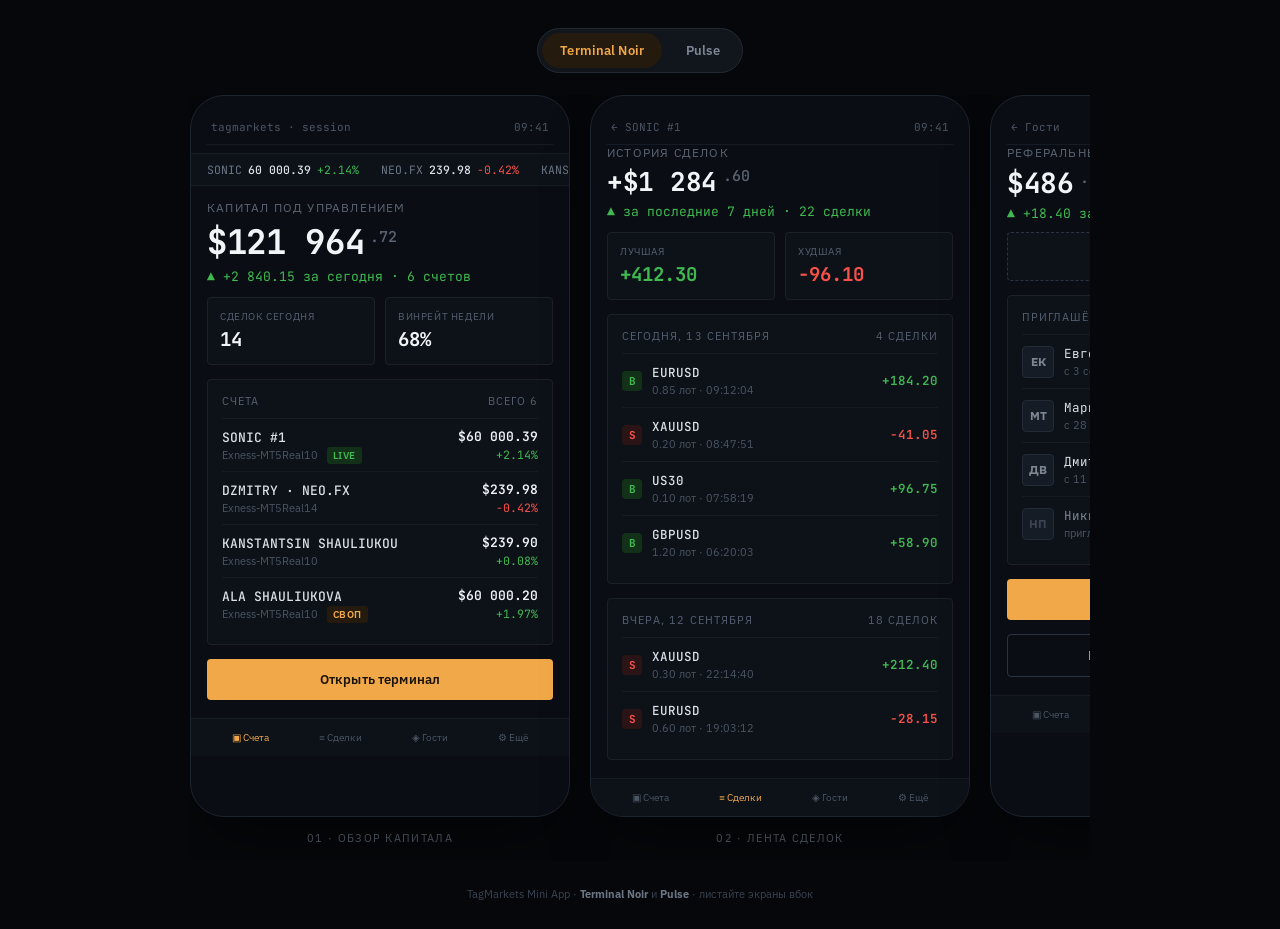
<file: design/mockups/terminal_noir_and_pulse.html>
<!doctype html>
<html lang="ru">
<head>
<meta charset="utf-8">
<title>TagMarkets Terminal & Pulse</title>
<meta name="viewport" content="width=device-width, initial-scale=1">
<link rel="preconnect" href="https://fonts.googleapis.com">
<link rel="preconnect" href="https://fonts.gstatic.com" crossorigin>
<link href="https://fonts.googleapis.com/css2?family=JetBrains+Mono:wght@400;500;600;700&family=IBM+Plex+Sans:wght@400;500;600&family=Outfit:wght@500;600;700;800&family=Manrope:wght@400;500;600;700;800&display=swap" rel="stylesheet">

<style>
  /* ============ shared reset ============ */
  * { box-sizing: border-box; }
  html, body { height: auto; }
  body {
    margin: 0;
    min-height: 100vh;
    background: #05070a;
    display: flex;
    flex-direction: column;
    align-items: center;
    padding-block: 28px;
    padding-inline: 16px;
    font-family: 'IBM Plex Sans', sans-serif;
  }

  /* ============ mode switcher (page chrome, not part of either mockup) ============ */
  .switcher {
    display: flex;
    gap: 6px;
    background: #11151c;
    border: 1px solid #232a35;
    border-radius: 999px;
    padding: 4px;
    margin-bottom: 22px;
    position: sticky;
    top: 12px;
    z-index: 50;
  }
  .switcher button {
    appearance: none;
    border: none;
    background: transparent;
    color: #7d8794;
    font-family: 'IBM Plex Sans', sans-serif;
    font-size: 13px;
    font-weight: 600;
    padding: 9px 18px;
    border-radius: 999px;
    cursor: pointer;
    transition: color .2s ease, background .2s ease;
    letter-spacing: .01em;
  }
  .switcher button:hover { color: #d7dce2; }
  .switcher button.active.tn { background: #241a0d; color: #f0a848; }
  .switcher button.active.pulse { background: linear-gradient(135deg, #7c3aed, #db2777); color: #fff; }
  .switcher button:focus-visible { outline: 2px solid #f0a848; outline-offset: 2px; }

  .stage { width: 100%; max-width: 900px; }
  .screens {
    display: flex;
    gap: 20px;
    overflow-x: auto;
    padding-bottom: 8px;
    scroll-snap-type: x proximity;
  }
  .screens::-webkit-scrollbar { height: 8px; }

  .phone {
    flex: 0 0 auto;
    width: 380px;
    scroll-snap-align: start;
    border-radius: 34px;
    overflow: hidden;
    position: relative;
    box-shadow: 0 30px 60px -20px rgba(0,0,0,.6);
  }
  .phone-inner {
    height: 720px;
    overflow-y: auto;
    padding: 18px 16px 28px;
  }
  .phone-inner::-webkit-scrollbar { width: 0; }
  .screen-label {
    text-align: center;
    font-family: 'IBM Plex Sans', sans-serif;
    font-size: 11px;
    letter-spacing: .12em;
    text-transform: uppercase;
    color: #57616e;
    margin: 14px 0 8px;
  }

  [hidden] { display: none !important; }

  @media (prefers-reduced-motion: reduce) {
    * { animation-duration: .001ms !important; transition-duration: .001ms !important; }
  }

  /* =========================================================================
     TERMINAL NOIR
     ========================================================================= */
  .tn-phone {
    background: #0a0e14;
    border: 1px solid #1c2430;
    font-family: 'JetBrains Mono', monospace;
    color: #c9d1d9;
  }
  .tn-status {
    display: flex;
    justify-content: space-between;
    font-size: 11px;
    color: #4b5563;
    padding: 6px 4px 10px;
    border-bottom: 1px solid #161c25;
  }
  .tn-ticker {
    display: flex;
    gap: 16px;
    overflow: hidden;
    white-space: nowrap;
    padding: 8px 0;
    margin: 8px -16px 14px;
    border-top: 1px solid #161c25;
    border-bottom: 1px solid #161c25;
    background: #0d1219;
  }
  .tn-ticker-track {
    display: flex;
    gap: 22px;
    animation: tn-scroll 22s linear infinite;
    padding-left: 16px;
  }
  @keyframes tn-scroll { from { transform: translateX(0); } to { transform: translateX(-50%); } }
  .tn-tick { font-size: 11.5px; color: #6b7684; display: flex; gap: 6px; }
  .tn-tick b { color: #dbe1e8; font-weight: 500; }
  .tn-tick .up { color: #3fb950; }
  .tn-tick .down { color: #f85149; }

  .tn-h1 { font-family: 'IBM Plex Sans', sans-serif; font-size: 12px; letter-spacing: .1em; text-transform: uppercase; color: #5b6573; margin: 0 0 4px; }
  .tn-total { font-size: 34px; font-weight: 700; color: #f2f5f8; letter-spacing: -0.01em; font-variant-numeric: tabular-nums; }
  .tn-total sup { font-size: 15px; color: #5b6573; font-weight: 500; margin-left: 6px; }
  .tn-delta { font-size: 13px; margin-top: 4px; font-variant-numeric: tabular-nums; }
  .tn-delta.up { color: #3fb950; } .tn-delta.down { color: #f85149; }

  .tn-panel {
    background: #0d1219;
    border: 1px solid #1a212b;
    border-radius: 4px;
    padding: 14px;
    margin-top: 14px;
  }
  .tn-panel-title {
    font-family: 'IBM Plex Sans', sans-serif;
    font-size: 10.5px;
    letter-spacing: .1em;
    text-transform: uppercase;
    color: #566072;
    display: flex;
    justify-content: space-between;
    margin-bottom: 10px;
  }
  .tn-row {
    display: flex;
    justify-content: space-between;
    align-items: center;
    padding: 9px 0;
    border-top: 1px solid #161c25;
    font-size: 13px;
  }
  .tn-row:first-of-type { border-top: none; }
  .tn-acc-name { color: #dbe1e8; font-weight: 500; }
  .tn-acc-server { font-family: 'IBM Plex Sans', sans-serif; font-size: 10.5px; color: #4b5563; margin-top: 2px; }
  .tn-acc-val { text-align: right; font-variant-numeric: tabular-nums; }
  .tn-acc-bal { color: #f2f5f8; font-weight: 600; }
  .tn-acc-pct { font-size: 11.5px; margin-top: 2px; }
  .tn-acc-pct.up { color: #3fb950; } .tn-acc-pct.down { color: #f85149; }

  .tn-tag {
    font-family: 'IBM Plex Sans', sans-serif;
    font-size: 9.5px;
    padding: 2px 6px;
    border-radius: 3px;
    letter-spacing: .04em;
    text-transform: uppercase;
    font-weight: 600;
  }
  .tn-tag.live { background: #133019; color: #3fb950; }
  .tn-tag.watch { background: #241a0d; color: #f0a848; }

  .tn-deal {
    display: grid;
    grid-template-columns: 20px 1fr auto;
    gap: 10px;
    align-items: center;
    padding: 10px 0;
    border-top: 1px solid #161c25;
    font-size: 12.5px;
  }
  .tn-deal:first-of-type { border-top: none; }
  .tn-deal-dir { font-weight: 700; font-size: 11px; width: 20px; height: 20px; border-radius: 4px; display: flex; align-items: center; justify-content: center; }
  .tn-deal-dir.buy { background: #133019; color: #3fb950; }
  .tn-deal-dir.sell { background: #2b1416; color: #f85149; }
  .tn-deal-sym { color: #dbe1e8; font-weight: 500; }
  .tn-deal-meta { font-family: 'IBM Plex Sans', sans-serif; font-size: 10.5px; color: #4b5563; margin-top: 2px; }
  .tn-deal-pl { text-align: right; font-weight: 600; font-variant-numeric: tabular-nums; }
  .tn-deal-pl.up { color: #3fb950; } .tn-deal-pl.down { color: #f85149; }

  .tn-guest-row { display: flex; align-items: center; gap: 10px; padding: 10px 0; border-top: 1px solid #161c25; }
  .tn-guest-row:first-of-type { border-top: none; }
  .tn-avatar {
    width: 32px; height: 32px; border-radius: 4px;
    background: #161c25; border: 1px solid #232b37;
    display: flex; align-items: center; justify-content: center;
    font-size: 12px; font-weight: 700; color: #7d8794;
    font-family: 'IBM Plex Sans', sans-serif;
  }
  .tn-guest-name { font-size: 12.5px; color: #dbe1e8; }
  .tn-guest-since { font-family: 'IBM Plex Sans', sans-serif; font-size: 10.5px; color: #4b5563; margin-top: 2px; }
  .tn-guest-earn { margin-left: auto; text-align: right; font-size: 12.5px; color: #f0a848; font-weight: 600; font-variant-numeric: tabular-nums; }
  .tn-guest-earn div:last-child { font-family: 'IBM Plex Sans', sans-serif; font-size: 10px; color: #4b5563; font-weight: 400; margin-top: 2px; }

  .tn-btn {
    font-family: 'IBM Plex Sans', sans-serif;
    background: #f0a848;
    color: #1a1206;
    border: none;
    border-radius: 4px;
    font-weight: 600;
    font-size: 13px;
    padding: 12px;
    width: 100%;
    margin-top: 14px;
    cursor: pointer;
    letter-spacing: .01em;
  }
  .tn-btn:hover { background: #f5b869; }
  .tn-btn.ghost {
    background: transparent;
    border: 1px solid #2a3341;
    color: #9aa4b1;
  }
  .tn-btn.ghost:hover { border-color: #3a4556; color: #dbe1e8; }

  .tn-navbar {
    display: flex;
    justify-content: space-around;
    margin: 18px -16px -28px;
    padding: 12px 16px calc(12px + env(safe-area-inset-bottom, 0px));
    border-top: 1px solid #161c25;
    background: #0d1219;
  }
  .tn-navitem { display: flex; flex-direction: column; align-items: center; gap: 4px; font-family: 'IBM Plex Sans', sans-serif; font-size: 9.5px; color: #4b5563; }
  .tn-navitem.active { color: #f0a848; }
  .tn-navicon { width: 18px; height: 18px; }

  .tn-code {
    background: #0d1219;
    border: 1px dashed #2a3341;
    border-radius: 4px;
    padding: 12px;
    text-align: center;
    font-size: 18px;
    letter-spacing: .15em;
    color: #f0a848;
    font-weight: 600;
    margin-top: 10px;
  }
  .tn-stat-grid { display: grid; grid-template-columns: 1fr 1fr; gap: 10px; margin-top: 12px; }
  .tn-stat { background: #0d1219; border: 1px solid #1a212b; border-radius: 4px; padding: 12px; }
  .tn-stat-label { font-family: 'IBM Plex Sans', sans-serif; font-size: 10px; letter-spacing: .06em; text-transform: uppercase; color: #566072; }
  .tn-stat-val { font-size: 19px; font-weight: 700; color: #f2f5f8; margin-top: 4px; font-variant-numeric: tabular-nums; }

  /* =========================================================================
     PULSE
     ========================================================================= */
  .pulse-phone {
    background: #0d0a1a;
    border: 1px solid #241d3d;
    font-family: 'Manrope', sans-serif;
    color: #e8e5f5;
    position: relative;
  }
  .pulse-phone::before {
    content: '';
    position: absolute;
    inset: 0;
    background:
      radial-gradient(circle at 15% 0%, rgba(139,92,246,.18), transparent 45%),
      radial-gradient(circle at 90% 15%, rgba(236,72,153,.14), transparent 40%);
    pointer-events: none;
  }
  .pulse-phone .phone-inner { position: relative; z-index: 1; }

  .pulse-hello { font-size: 13px; color: #a89fd4; font-weight: 600; }
  .pulse-hello b { color: #fff; }
  .pulse-streak {
    display: inline-flex;
    align-items: center;
    gap: 5px;
    background: linear-gradient(135deg, rgba(139,92,246,.25), rgba(236,72,153,.2));
    border: 1px solid rgba(167,139,250,.35);
    border-radius: 999px;
    padding: 4px 10px;
    font-size: 11px;
    font-weight: 700;
    color: #f0abfc;
    margin-top: 8px;
  }

  .pulse-hero {
    margin-top: 16px;
    background: linear-gradient(150deg, #7c3aed 0%, #a855f7 45%, #db2777 100%);
    border-radius: 22px;
    padding: 20px;
    position: relative;
    overflow: hidden;
    box-shadow: 0 16px 40px -14px rgba(124,58,237,.55);
  }
  .pulse-hero::after {
    content: '';
    position: absolute;
    width: 160px; height: 160px;
    background: radial-gradient(circle, rgba(255,255,255,.25), transparent 70%);
    top: -60px; right: -40px;
    border-radius: 50%;
  }
  .pulse-hero-label { font-family: 'Outfit', sans-serif; font-size: 11px; text-transform: uppercase; letter-spacing: .1em; color: rgba(255,255,255,.75); font-weight: 600; }
  .pulse-hero-total { font-family: 'Outfit', sans-serif; font-size: 36px; font-weight: 800; color: #fff; margin-top: 4px; letter-spacing: -0.02em; font-variant-numeric: tabular-nums; }
  .pulse-hero-sub { font-size: 12.5px; color: rgba(255,255,255,.85); margin-top: 6px; font-weight: 600; }

  .pulse-section-title {
    font-family: 'Outfit', sans-serif;
    font-size: 15px;
    font-weight: 700;
    color: #fff;
    margin: 22px 0 12px;
    display: flex;
    align-items: center;
    justify-content: space-between;
  }
  .pulse-section-title span.tag { font-family: 'Manrope', sans-serif; font-size: 11px; font-weight: 700; color: #a78bfa; }

  .pulse-card {
    background: rgba(255,255,255,.04);
    border: 1px solid rgba(167,139,250,.16);
    border-radius: 18px;
    padding: 14px;
    margin-bottom: 10px;
    backdrop-filter: blur(6px);
  }
  .pulse-acc-top { display: flex; justify-content: space-between; align-items: flex-start; }
  .pulse-acc-name { font-weight: 700; font-size: 14px; color: #fff; }
  .pulse-acc-server { font-size: 11px; color: #8b83b0; margin-top: 2px; }
  .pulse-pill { font-size: 10.5px; font-weight: 700; padding: 3px 9px; border-radius: 999px; }
  .pulse-pill.up { background: rgba(34,211,238,.15); color: #22d3ee; }
  .pulse-pill.down { background: rgba(251,113,133,.15); color: #fb7185; }
  .pulse-acc-bal { font-family: 'Outfit', sans-serif; font-size: 22px; font-weight: 700; color: #fff; margin-top: 10px; font-variant-numeric: tabular-nums; }
  .pulse-progress { height: 6px; border-radius: 999px; background: rgba(255,255,255,.08); margin-top: 10px; overflow: hidden; }
  .pulse-progress i { display: block; height: 100%; border-radius: 999px; background: linear-gradient(90deg, #8b5cf6, #22d3ee); }
  .pulse-progress-label { display: flex; justify-content: space-between; font-size: 10.5px; color: #8b83b0; margin-top: 6px; }

  .pulse-deal {
    display: grid;
    grid-template-columns: 38px 1fr auto;
    gap: 10px;
    align-items: center;
    padding: 11px 0;
    border-top: 1px solid rgba(167,139,250,.12);
  }
  .pulse-deal:first-of-type { border-top: none; }
  .pulse-deal-icon {
    width: 38px; height: 38px; border-radius: 12px;
    display: flex; align-items: center; justify-content: center;
    font-size: 13px; font-weight: 800; font-family: 'Outfit', sans-serif;
  }
  .pulse-deal-icon.buy { background: linear-gradient(135deg, #22d3ee, #06b6d4); color: #04212a; }
  .pulse-deal-icon.sell { background: linear-gradient(135deg, #fb7185, #f43f5e); color: #2d0a10; }
  .pulse-deal-sym { font-weight: 700; font-size: 13.5px; color: #fff; }
  .pulse-deal-meta { font-size: 11px; color: #8b83b0; margin-top: 2px; }
  .pulse-deal-pl { text-align: right; font-weight: 800; font-family: 'Outfit', sans-serif; font-size: 14px; font-variant-numeric: tabular-nums; }
  .pulse-deal-pl.up { color: #22d3ee; } .pulse-deal-pl.down { color: #fb7185; }

  .pulse-guest {
    display: flex; align-items: center; gap: 11px;
    padding: 11px 0; border-top: 1px solid rgba(167,139,250,.12);
  }
  .pulse-guest:first-of-type { border-top: none; }
  .pulse-avatar {
    width: 38px; height: 38px; border-radius: 50%;
    background: linear-gradient(135deg, #8b5cf6, #ec4899);
    display: flex; align-items: center; justify-content: center;
    font-weight: 800; font-size: 13px; color: #fff;
    font-family: 'Outfit', sans-serif;
    flex-shrink: 0;
  }
  .pulse-guest-name { font-weight: 700; font-size: 13px; color: #fff; }
  .pulse-guest-since { font-size: 10.5px; color: #8b83b0; margin-top: 2px; }
  .pulse-guest-earn { margin-left: auto; text-align: right; }
  .pulse-guest-earn b { font-family: 'Outfit', sans-serif; color: #f0abfc; font-size: 13.5px; font-variant-numeric: tabular-nums; }
  .pulse-guest-earn div:last-child { font-size: 9.5px; color: #6b6390; margin-top: 2px; }

  .pulse-invite-box {
    background: linear-gradient(135deg, rgba(139,92,246,.2), rgba(236,72,153,.15));
    border: 1px solid rgba(167,139,250,.3);
    border-radius: 16px;
    padding: 16px;
    text-align: center;
    margin-top: 4px;
  }
  .pulse-invite-code { font-family: 'Outfit', sans-serif; font-size: 22px; font-weight: 800; color: #fff; letter-spacing: .1em; margin-top: 6px; }
  .pulse-invite-hint { font-size: 11px; color: #c4b5f2; margin-top: 6px; }

  .pulse-btn {
    font-family: 'Outfit', sans-serif;
    background: linear-gradient(135deg, #8b5cf6, #ec4899);
    color: #fff;
    border: none;
    border-radius: 14px;
    font-weight: 700;
    font-size: 14px;
    padding: 13px;
    width: 100%;
    margin-top: 16px;
    cursor: pointer;
    box-shadow: 0 10px 24px -10px rgba(139,92,246,.7);
  }
  .pulse-btn:hover { filter: brightness(1.08); }
  .pulse-btn.ghost {
    background: rgba(255,255,255,.06);
    border: 1px solid rgba(167,139,250,.25);
    box-shadow: none;
    color: #d8d2f0;
  }

  .pulse-navbar {
    display: flex;
    justify-content: space-around;
    margin: 18px -16px -28px;
    padding: 12px 16px calc(12px + env(safe-area-inset-bottom, 0px));
    border-top: 1px solid rgba(167,139,250,.14);
    background: rgba(13,10,26,.9);
    position: relative;
    z-index: 2;
  }
  .pulse-navitem { display: flex; flex-direction: column; align-items: center; gap: 4px; font-size: 9.5px; font-weight: 700; color: #6b6390; }
  .pulse-navitem.active { color: #f0abfc; }

  .pulse-stat-grid { display: grid; grid-template-columns: 1fr 1fr; gap: 10px; margin-top: 4px; }
  .pulse-stat { background: rgba(255,255,255,.04); border: 1px solid rgba(167,139,250,.16); border-radius: 16px; padding: 13px; }
  .pulse-stat-label { font-size: 10.5px; color: #8b83b0; font-weight: 600; }
  .pulse-stat-val { font-family: 'Outfit', sans-serif; font-size: 20px; font-weight: 800; color: #fff; margin-top: 4px; font-variant-numeric: tabular-nums; }
  .pulse-stat-val.accent { color: #f0abfc; }

  /* footer credit */
  .credit { color: #3a4453; font-size: 11px; margin-top: 26px; text-align: center; font-family: 'IBM Plex Sans', sans-serif; }
  .credit b { color: #6b7684; }
</style>
</head>
<body>

<div class="switcher" role="tablist" aria-label="Выбор стиля">
  <button class="active tn" id="btn-tn" role="tab" aria-selected="true">Terminal Noir</button>
  <button class="pulse" id="btn-pulse" role="tab" aria-selected="false">Pulse</button>
</div>

<div class="stage">

  <!-- ============================= TERMINAL NOIR SET ============================= -->
  <div id="set-tn">
    <div class="screens">

      <!-- Screen 1: Dashboard -->
      <div>
        <div class="phone tn-phone">
          <div class="phone-inner">
            <div class="tn-status"><span>tagmarkets · session</span><span>09:41</span></div>

            <div class="tn-ticker">
              <div class="tn-ticker-track">
                <span class="tn-tick">SONIC <b>60 000.39</b> <span class="up">+2.14%</span></span>
                <span class="tn-tick">NEO.FX <b>239.98</b> <span class="down">−0.42%</span></span>
                <span class="tn-tick">KANSTANTSIN <b>239.90</b> <span class="up">+0.08%</span></span>
                <span class="tn-tick">ALA SHAULIUKOVA <b>60 000.20</b> <span class="up">+1.97%</span></span>
                <span class="tn-tick">Sonic <b>484.26</b> <span class="down">−1.10%</span></span>
                <span class="tn-tick">SONIC <b>60 000.39</b> <span class="up">+2.14%</span></span>
                <span class="tn-tick">NEO.FX <b>239.98</b> <span class="down">−0.42%</span></span>
                <span class="tn-tick">KANSTANTSIN <b>239.90</b> <span class="up">+0.08%</span></span>
                <span class="tn-tick">ALA SHAULIUKOVA <b>60 000.20</b> <span class="up">+1.97%</span></span>
                <span class="tn-tick">Sonic <b>484.26</b> <span class="down">−1.10%</span></span>
              </div>
            </div>

            <div class="tn-h1">Капитал под управлением</div>
            <div class="tn-total">$121 964<sup>.72</sup></div>
            <div class="tn-delta up">▲ +2 840.15 за сегодня · 6 счетов</div>

            <div class="tn-stat-grid">
              <div class="tn-stat"><div class="tn-stat-label">Сделок сегодня</div><div class="tn-stat-val">14</div></div>
              <div class="tn-stat"><div class="tn-stat-label">Винрейт недели</div><div class="tn-stat-val">68%</div></div>
            </div>

            <div class="tn-panel">
              <div class="tn-panel-title"><span>Счета</span><span>ВСЕГО 6</span></div>

              <div class="tn-row">
                <div>
                  <div class="tn-acc-name">SONIC #1</div>
                  <div class="tn-acc-server">Exness-MT5Real10 <span class="tn-tag live" style="margin-left:6px">LIVE</span></div>
                </div>
                <div class="tn-acc-val">
                  <div class="tn-acc-bal">$60 000.39</div>
                  <div class="tn-acc-pct up">+2.14%</div>
                </div>
              </div>

              <div class="tn-row">
                <div>
                  <div class="tn-acc-name">DZMITRY · NEO.FX</div>
                  <div class="tn-acc-server">Exness-MT5Real14</div>
                </div>
                <div class="tn-acc-val">
                  <div class="tn-acc-bal">$239.98</div>
                  <div class="tn-acc-pct down">−0.42%</div>
                </div>
              </div>

              <div class="tn-row">
                <div>
                  <div class="tn-acc-name">KANSTANTSIN SHAULIUKOU</div>
                  <div class="tn-acc-server">Exness-MT5Real10</div>
                </div>
                <div class="tn-acc-val">
                  <div class="tn-acc-bal">$239.90</div>
                  <div class="tn-acc-pct up">+0.08%</div>
                </div>
              </div>

              <div class="tn-row">
                <div>
                  <div class="tn-acc-name">ALA SHAULIUKOVA</div>
                  <div class="tn-acc-server">Exness-MT5Real10 <span class="tn-tag watch" style="margin-left:6px">СВОП</span></div>
                </div>
                <div class="tn-acc-val">
                  <div class="tn-acc-bal">$60 000.20</div>
                  <div class="tn-acc-pct up">+1.97%</div>
                </div>
              </div>
            </div>

            <button class="tn-btn">Открыть терминал</button>

            <div class="tn-navbar">
              <div class="tn-navitem active">▣ Счета</div>
              <div class="tn-navitem">≡ Сделки</div>
              <div class="tn-navitem">◈ Гости</div>
              <div class="tn-navitem">⚙ Ещё</div>
            </div>
          </div>
        </div>
        <div class="screen-label">01 · Обзор капитала</div>
      </div>

      <!-- Screen 2: Deals -->
      <div>
        <div class="phone tn-phone">
          <div class="phone-inner">
            <div class="tn-status"><span>← SONIC #1</span><span>09:41</span></div>
            <div class="tn-h1">История сделок</div>
            <div class="tn-total" style="font-size:26px">+$1 284<sup>.60</sup></div>
            <div class="tn-delta up">▲ за последние 7 дней · 22 сделки</div>

            <div class="tn-stat-grid">
              <div class="tn-stat"><div class="tn-stat-label">Лучшая</div><div class="tn-stat-val" style="color:#3fb950">+412.30</div></div>
              <div class="tn-stat"><div class="tn-stat-label">Худшая</div><div class="tn-stat-val" style="color:#f85149">−96.10</div></div>
            </div>

            <div class="tn-panel">
              <div class="tn-panel-title"><span>Сегодня, 13 сентября</span><span>4 сделки</span></div>

              <div class="tn-deal">
                <div class="tn-deal-dir buy">B</div>
                <div>
                  <div class="tn-deal-sym">EURUSD</div>
                  <div class="tn-deal-meta">0.85 лот · 09:12:04</div>
                </div>
                <div class="tn-deal-pl up">+184.20</div>
              </div>
              <div class="tn-deal">
                <div class="tn-deal-dir sell">S</div>
                <div>
                  <div class="tn-deal-sym">XAUUSD</div>
                  <div class="tn-deal-meta">0.20 лот · 08:47:51</div>
                </div>
                <div class="tn-deal-pl down">−41.05</div>
              </div>
              <div class="tn-deal">
                <div class="tn-deal-dir buy">B</div>
                <div>
                  <div class="tn-deal-sym">US30</div>
                  <div class="tn-deal-meta">0.10 лот · 07:58:19</div>
                </div>
                <div class="tn-deal-pl up">+96.75</div>
              </div>
              <div class="tn-deal">
                <div class="tn-deal-dir buy">B</div>
                <div>
                  <div class="tn-deal-sym">GBPUSD</div>
                  <div class="tn-deal-meta">1.20 лот · 06:20:03</div>
                </div>
                <div class="tn-deal-pl up">+58.90</div>
              </div>
            </div>

            <div class="tn-panel">
              <div class="tn-panel-title"><span>Вчера, 12 сентября</span><span>18 сделок</span></div>
              <div class="tn-deal">
                <div class="tn-deal-dir sell">S</div>
                <div>
                  <div class="tn-deal-sym">XAUUSD</div>
                  <div class="tn-deal-meta">0.30 лот · 22:14:40</div>
                </div>
                <div class="tn-deal-pl up">+212.40</div>
              </div>
              <div class="tn-deal">
                <div class="tn-deal-dir sell">S</div>
                <div>
                  <div class="tn-deal-sym">EURUSD</div>
                  <div class="tn-deal-meta">0.60 лот · 19:03:12</div>
                </div>
                <div class="tn-deal-pl down">−28.15</div>
              </div>
            </div>

            <div class="tn-navbar">
              <div class="tn-navitem">▣ Счета</div>
              <div class="tn-navitem active">≡ Сделки</div>
              <div class="tn-navitem">◈ Гости</div>
              <div class="tn-navitem">⚙ Ещё</div>
            </div>
          </div>
        </div>
        <div class="screen-label">02 · Лента сделок</div>
      </div>

      <!-- Screen 3: Guests / referrals -->
      <div>
        <div class="phone tn-phone">
          <div class="phone-inner">
            <div class="tn-status"><span>← Гости</span><span>09:41</span></div>
            <div class="tn-h1">Реферальный доход</div>
            <div class="tn-total" style="font-size:28px">$486<sup>.20</sup></div>
            <div class="tn-delta up">▲ +18.40 за неделю · 5 приглашённых</div>

            <div class="tn-code">TAG-7F92LK</div>

            <div class="tn-panel">
              <div class="tn-panel-title"><span>Приглашённые</span><span>5 активных</span></div>

              <div class="tn-guest-row">
                <div class="tn-avatar">ЕК</div>
                <div>
                  <div class="tn-guest-name">Евгений К.</div>
                  <div class="tn-guest-since">с 3 сент · 2 счёта</div>
                </div>
                <div class="tn-guest-earn">+124.00<div>15% комиссии</div></div>
              </div>
              <div class="tn-guest-row">
                <div class="tn-avatar">МТ</div>
                <div>
                  <div class="tn-guest-name">Марина Т.</div>
                  <div class="tn-guest-since">с 28 авг · 1 счёт</div>
                </div>
                <div class="tn-guest-earn">+98.60<div>15% комиссии</div></div>
              </div>
              <div class="tn-guest-row">
                <div class="tn-avatar">ДВ</div>
                <div>
                  <div class="tn-guest-name">Дмитрий В.</div>
                  <div class="tn-guest-since">с 11 авг · 3 счёта</div>
                </div>
                <div class="tn-guest-earn">+201.30<div>15% комиссии</div></div>
              </div>
              <div class="tn-guest-row">
                <div class="tn-avatar" style="color:#3a4453">НП</div>
                <div>
                  <div class="tn-guest-name" style="color:#7d8794">Никита П.</div>
                  <div class="tn-guest-since">приглашение отправлено</div>
                </div>
                <div class="tn-guest-earn" style="color:#4b5563">—</div>
              </div>
            </div>

            <button class="tn-btn">Пригласить нового гостя</button>
            <button class="tn-btn ghost">Вывести на баланс кабинета</button>

            <div class="tn-navbar">
              <div class="tn-navitem">▣ Счета</div>
              <div class="tn-navitem">≡ Сделки</div>
              <div class="tn-navitem active">◈ Гости</div>
              <div class="tn-navitem">⚙ Ещё</div>
            </div>
          </div>
        </div>
        <div class="screen-label">03 · Гости и рефералы</div>
      </div>

    </div>
  </div>

  <!-- ============================= PULSE SET ============================= -->
  <div id="set-pulse" hidden>
    <div class="screens">

      <!-- Screen 1: Dashboard -->
      <div>
        <div class="phone pulse-phone">
          <div class="phone-inner">
            <div class="pulse-hello">С возвращением, <b>Дмитрий</b> 👋</div>
            <div class="pulse-streak">🔥 7 дней подряд в плюсе</div>

            <div class="pulse-hero">
              <div class="pulse-hero-label">Капитал под управлением</div>
              <div class="pulse-hero-total">$121 964</div>
              <div class="pulse-hero-sub">↑ +2 840 за сегодня · 6 счетов</div>
            </div>

            <div class="pulse-stat-grid">
              <div class="pulse-stat"><div class="pulse-stat-label">Сделок сегодня</div><div class="pulse-stat-val">14</div></div>
              <div class="pulse-stat"><div class="pulse-stat-label">Винрейт недели</div><div class="pulse-stat-val accent">68%</div></div>
            </div>

            <div class="pulse-section-title">Счета <span class="tag">6 всего</span></div>

            <div class="pulse-card">
              <div class="pulse-acc-top">
                <div><div class="pulse-acc-name">SONIC #1</div><div class="pulse-acc-server">Exness-MT5Real10</div></div>
                <div class="pulse-pill up">+2.14%</div>
              </div>
              <div class="pulse-acc-bal">$60 000.39</div>
              <div class="pulse-progress"><i style="width:82%"></i></div>
              <div class="pulse-progress-label"><span>Цель месяца</span><span>82%</span></div>
            </div>

            <div class="pulse-card">
              <div class="pulse-acc-top">
                <div><div class="pulse-acc-name">ALA SHAULIUKOVA</div><div class="pulse-acc-server">Exness-MT5Real10</div></div>
                <div class="pulse-pill up">+1.97%</div>
              </div>
              <div class="pulse-acc-bal">$60 000.20</div>
              <div class="pulse-progress"><i style="width:74%"></i></div>
              <div class="pulse-progress-label"><span>Цель месяца</span><span>74%</span></div>
            </div>

            <div class="pulse-card">
              <div class="pulse-acc-top">
                <div><div class="pulse-acc-name">DZMITRY · NEO.FX</div><div class="pulse-acc-server">Exness-MT5Real14</div></div>
                <div class="pulse-pill down">−0.42%</div>
              </div>
              <div class="pulse-acc-bal">$239.98</div>
              <div class="pulse-progress"><i style="width:31%"></i></div>
              <div class="pulse-progress-label"><span>Цель месяца</span><span>31%</span></div>
            </div>

            <button class="pulse-btn">Открыть терминал</button>

            <div class="pulse-navbar">
              <div class="pulse-navitem active">◆ Счета</div>
              <div class="pulse-navitem">↯ Сделки</div>
              <div class="pulse-navitem">♥ Гости</div>
              <div class="pulse-navitem">☰ Ещё</div>
            </div>
          </div>
        </div>
        <div class="screen-label">01 · Обзор капитала</div>
      </div>

      <!-- Screen 2: Deals -->
      <div>
        <div class="phone pulse-phone">
          <div class="phone-inner">
            <div class="pulse-hello">← <b>SONIC #1</b></div>

            <div class="pulse-hero" style="background:linear-gradient(150deg,#0891b2,#22d3ee 60%,#a855f7)">
              <div class="pulse-hero-label">Результат за 7 дней</div>
              <div class="pulse-hero-total">+$1 284</div>
              <div class="pulse-hero-sub">22 сделки · винрейт 73%</div>
            </div>

            <div class="pulse-stat-grid">
              <div class="pulse-stat"><div class="pulse-stat-label">Лучшая сделка</div><div class="pulse-stat-val" style="color:#22d3ee">+412</div></div>
              <div class="pulse-stat"><div class="pulse-stat-label">Худшая сделка</div><div class="pulse-stat-val" style="color:#fb7185">−96</div></div>
            </div>

            <div class="pulse-section-title">Сегодня <span class="tag">4 сделки</span></div>
            <div class="pulse-card">
              <div class="pulse-deal">
                <div class="pulse-deal-icon buy">B</div>
                <div><div class="pulse-deal-sym">EURUSD</div><div class="pulse-deal-meta">0.85 лот · 09:12</div></div>
                <div class="pulse-deal-pl up">+184</div>
              </div>
              <div class="pulse-deal">
                <div class="pulse-deal-icon sell">S</div>
                <div><div class="pulse-deal-sym">XAUUSD</div><div class="pulse-deal-meta">0.20 лот · 08:47</div></div>
                <div class="pulse-deal-pl down">−41</div>
              </div>
              <div class="pulse-deal">
                <div class="pulse-deal-icon buy">B</div>
                <div><div class="pulse-deal-sym">US30</div><div class="pulse-deal-meta">0.10 лот · 07:58</div></div>
                <div class="pulse-deal-pl up">+97</div>
              </div>
              <div class="pulse-deal">
                <div class="pulse-deal-icon buy">B</div>
                <div><div class="pulse-deal-sym">GBPUSD</div><div class="pulse-deal-meta">1.20 лот · 06:20</div></div>
                <div class="pulse-deal-pl up">+59</div>
              </div>
            </div>

            <div class="pulse-section-title">Вчера <span class="tag">18 сделок</span></div>
            <div class="pulse-card">
              <div class="pulse-deal">
                <div class="pulse-deal-icon sell">S</div>
                <div><div class="pulse-deal-sym">XAUUSD</div><div class="pulse-deal-meta">0.30 лот · 22:14</div></div>
                <div class="pulse-deal-pl up">+212</div>
              </div>
              <div class="pulse-deal">
                <div class="pulse-deal-icon sell">S</div>
                <div><div class="pulse-deal-sym">EURUSD</div><div class="pulse-deal-meta">0.60 лот · 19:03</div></div>
                <div class="pulse-deal-pl down">−28</div>
              </div>
            </div>

            <div class="pulse-navbar">
              <div class="pulse-navitem">◆ Счета</div>
              <div class="pulse-navitem active">↯ Сделки</div>
              <div class="pulse-navitem">♥ Гости</div>
              <div class="pulse-navitem">☰ Ещё</div>
            </div>
          </div>
        </div>
        <div class="screen-label">02 · Лента сделок</div>
      </div>

      <!-- Screen 3: Guests -->
      <div>
        <div class="phone pulse-phone">
          <div class="phone-inner">
            <div class="pulse-hello">← <b>Гости</b></div>

            <div class="pulse-hero" style="background:linear-gradient(150deg,#db2777,#a855f7 60%,#7c3aed)">
              <div class="pulse-hero-label">Реферальный доход</div>
              <div class="pulse-hero-total">$486</div>
              <div class="pulse-hero-sub">+18 за неделю · 5 приглашённых</div>
            </div>

            <div class="pulse-invite-box">
              <div style="font-size:11px;color:#c4b5f2;font-weight:700;text-transform:uppercase;letter-spacing:.08em">Твой код</div>
              <div class="pulse-invite-code">TAG-7F92LK</div>
              <div class="pulse-invite-hint">15% с каждой комиссии приглашённых — навсегда</div>
            </div>

            <div class="pulse-section-title">Приглашённые <span class="tag">5 активных</span></div>

            <div class="pulse-card" style="padding:4px 14px">
              <div class="pulse-guest">
                <div class="pulse-avatar">ЕК</div>
                <div><div class="pulse-guest-name">Евгений К.</div><div class="pulse-guest-since">с 3 сент · 2 счёта</div></div>
                <div class="pulse-guest-earn"><b>+124</b><div>всего заработано</div></div>
              </div>
              <div class="pulse-guest">
                <div class="pulse-avatar">МТ</div>
                <div><div class="pulse-guest-name">Марина Т.</div><div class="pulse-guest-since">с 28 авг · 1 счёт</div></div>
                <div class="pulse-guest-earn"><b>+99</b><div>всего заработано</div></div>
              </div>
              <div class="pulse-guest">
                <div class="pulse-avatar">ДВ</div>
                <div><div class="pulse-guest-name">Дмитрий В.</div><div class="pulse-guest-since">с 11 авг · 3 счёта</div></div>
                <div class="pulse-guest-earn"><b>+201</b><div>всего заработано</div></div>
              </div>
              <div class="pulse-guest">
                <div class="pulse-avatar" style="background:rgba(255,255,255,.08);color:#6b6390">НП</div>
                <div><div class="pulse-guest-name" style="color:#a89fd4">Никита П.</div><div class="pulse-guest-since">приглашение отправлено</div></div>
                <div class="pulse-guest-earn" style="color:#6b6390"><b style="color:#6b6390">—</b></div>
              </div>
            </div>

            <button class="pulse-btn">Пригласить нового гостя</button>
            <button class="pulse-btn ghost">Вывести на баланс кабинета</button>

            <div class="pulse-navbar">
              <div class="pulse-navitem">◆ Счета</div>
              <div class="pulse-navitem">↯ Сделки</div>
              <div class="pulse-navitem active">♥ Гости</div>
              <div class="pulse-navitem">☰ Ещё</div>
            </div>
          </div>
        </div>
        <div class="screen-label">03 · Гости и рефералы</div>
      </div>

    </div>
  </div>

</div>

<div class="credit">TagMarkets Mini App · <b>Terminal Noir</b> и <b>Pulse</b> · листайте экраны вбок</div>

<script>
  var btnTn = document.getElementById('btn-tn');
  var btnPulse = document.getElementById('btn-pulse');
  var setTn = document.getElementById('set-tn');
  var setPulse = document.getElementById('set-pulse');

  function showTn() {
    setTn.hidden = false;
    setPulse.hidden = true;
    btnTn.classList.add('active');
    btnPulse.classList.remove('active');
    btnTn.setAttribute('aria-selected', 'true');
    btnPulse.setAttribute('aria-selected', 'false');
  }
  function showPulse() {
    setPulse.hidden = false;
    setTn.hidden = true;
    btnPulse.classList.add('active');
    btnTn.classList.remove('active');
    btnPulse.setAttribute('aria-selected', 'true');
    btnTn.setAttribute('aria-selected', 'false');
  }
  btnTn.addEventListener('click', showTn);
  btnPulse.addEventListener('click', showPulse);
</script>
</body>
</html>
</file>
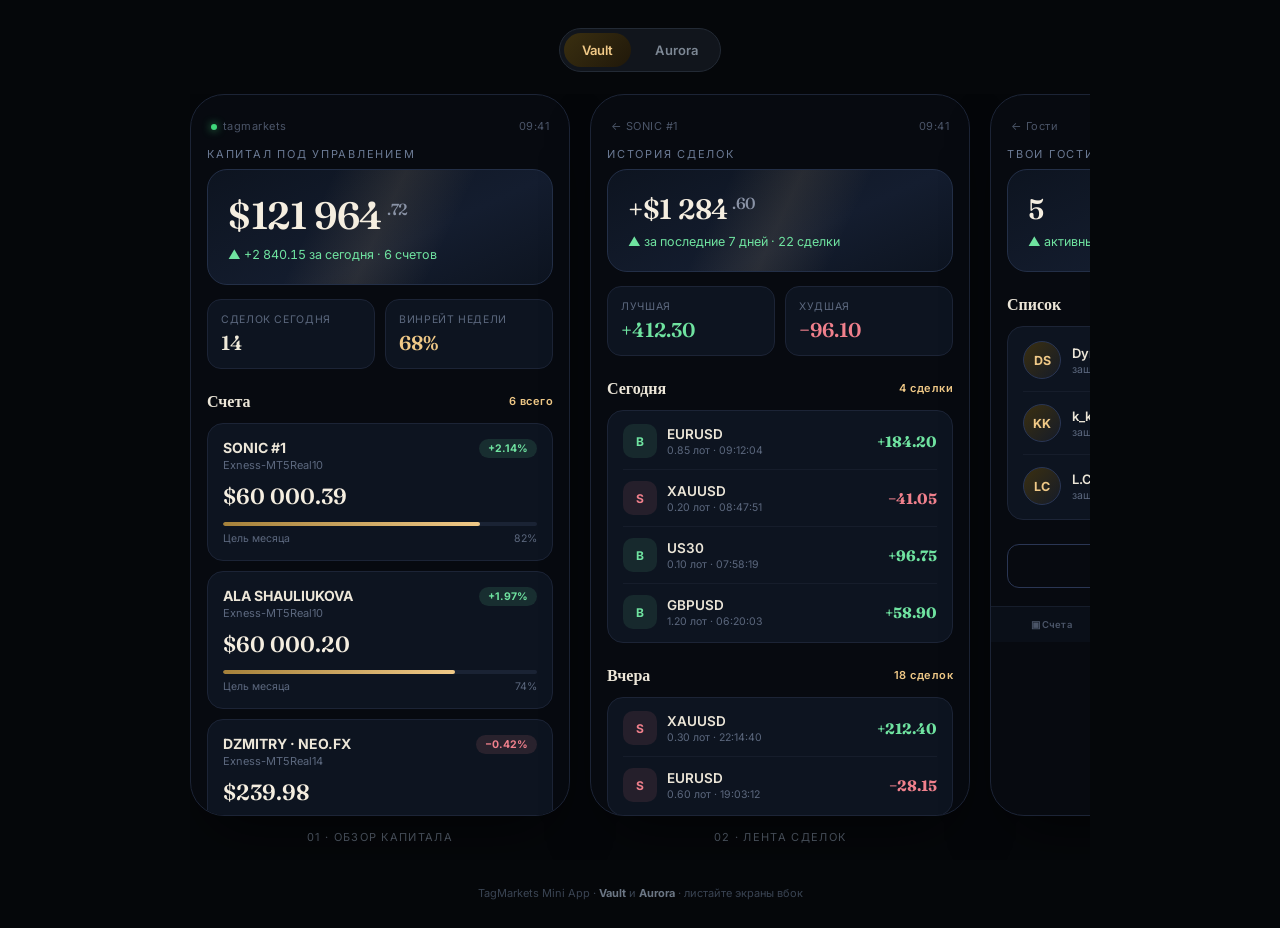
<file: design/mockups/vault_and_aurora.html>
<!doctype html>
<html lang="ru">
<head>
<meta charset="utf-8">
<title>TagMarkets Vault &amp; Aurora</title>
<meta name="viewport" content="width=device-width, initial-scale=1">
<link rel="preconnect" href="https://fonts.googleapis.com">
<link rel="preconnect" href="https://fonts.gstatic.com" crossorigin>
<link href="https://fonts.googleapis.com/css2?family=Fraunces:opsz,wght@9..144,500;9..144,600;9..144,700&family=Inter:wght@400;500;600;700;800&family=Plus+Jakarta+Sans:wght@500;600;700;800&display=swap" rel="stylesheet">

<style>
  * { box-sizing: border-box; }
  html, body { height: auto; }
  body {
    margin: 0;
    min-height: 100vh;
    background: #05070a;
    display: flex;
    flex-direction: column;
    align-items: center;
    padding-block: 28px;
    padding-inline: 16px;
    font-family: 'Inter', sans-serif;
  }

  .switcher {
    display: flex;
    gap: 6px;
    background: #11151c;
    border: 1px solid #232a35;
    border-radius: 999px;
    padding: 4px;
    margin-bottom: 22px;
    position: sticky;
    top: 12px;
    z-index: 50;
  }
  .switcher button {
    appearance: none;
    border: none;
    background: transparent;
    color: #7d8794;
    font-family: 'Inter', sans-serif;
    font-size: 13px;
    font-weight: 600;
    padding: 9px 18px;
    border-radius: 999px;
    cursor: pointer;
    transition: color .2s ease, background .2s ease;
    letter-spacing: .01em;
  }
  .switcher button:hover { color: #d7dce2; }
  .switcher button.active.vlt { background: linear-gradient(135deg,#3a2f10,#20180a); color: #f0c987; }
  .switcher button.active.aur { background: linear-gradient(135deg, #34d399, #38bdf8); color: #04212a; }
  .switcher button:focus-visible { outline: 2px solid #f0c987; outline-offset: 2px; }

  .stage { width: 100%; max-width: 900px; }
  .screens {
    display: flex;
    gap: 20px;
    overflow-x: auto;
    padding-bottom: 8px;
    scroll-snap-type: x proximity;
  }
  .screens::-webkit-scrollbar { height: 8px; }

  .phone {
    flex: 0 0 auto;
    width: 380px;
    scroll-snap-align: start;
    border-radius: 34px;
    overflow: hidden;
    position: relative;
    box-shadow: 0 30px 60px -20px rgba(0,0,0,.6);
  }
  .phone-inner {
    height: 720px;
    overflow-y: auto;
    padding: 18px 16px 28px;
  }
  .phone-inner::-webkit-scrollbar { width: 0; }
  .screen-label {
    text-align: center;
    font-family: 'Inter', sans-serif;
    font-size: 11px;
    letter-spacing: .12em;
    text-transform: uppercase;
    color: #57616e;
    margin: 14px 0 8px;
  }

  [hidden] { display: none !important; }

  @media (prefers-reduced-motion: reduce) {
    * { animation-duration: .001ms !important; transition-duration: .001ms !important; }
  }

  /* =========================================================================
     VAULT — приватный банкинг: тёмный навy, золото, serif-акценты
     ========================================================================= */
  .vlt-phone {
    background: #070a10;
    border: 1px solid #1c2436;
    font-family: 'Inter', sans-serif;
    color: #cbd3e0;
  }
  .vlt-status { display: flex; justify-content: space-between; font-size: 11px; color: #4b5568; padding: 6px 4px 14px; letter-spacing: .04em; }
  .vlt-status .dot { display:inline-block; width:6px; height:6px; border-radius:50%; background:#3fd67a; margin-right:6px; box-shadow:0 0 8px rgba(63,214,122,.8); animation: vlt-pulse 2s ease-in-out infinite; }
  @keyframes vlt-pulse { 0%,100% { opacity:1; } 50% { opacity:.35; } }

  .vlt-eyebrow { font-family: 'Inter', sans-serif; font-size: 11px; letter-spacing: .16em; text-transform: uppercase; color: #6b7a94; margin: 0 0 8px; }
  .vlt-hero {
    background: linear-gradient(155deg, #0d1420 0%, #141d2f 60%, #0d1420 100%);
    border: 1px solid #232f47;
    border-radius: 20px;
    padding: 22px 20px;
    position: relative;
    overflow: hidden;
  }
  .vlt-hero::after {
    content: '';
    position: absolute; inset: -40%;
    background: linear-gradient(115deg, transparent 40%, rgba(240,201,135,.10) 50%, transparent 60%);
    animation: vlt-sheen 5s ease-in-out infinite;
  }
  @keyframes vlt-sheen { 0% { transform: translateX(-30%); } 100% { transform: translateX(30%); } }
  .vlt-total { font-family: 'Fraunces', serif; font-weight: 600; font-size: 38px; color: #f5eee0; letter-spacing: -0.01em; position: relative; z-index: 1; font-variant-numeric: tabular-nums; }
  .vlt-total sup { font-size: 16px; color: #8a93a6; font-weight: 500; margin-left: 4px; }
  .vlt-delta { font-size: 12.5px; margin-top: 8px; position: relative; z-index: 1; font-variant-numeric: tabular-nums; }
  .vlt-delta.up { color: #6fe3a0; } .vlt-delta.down { color: #f0808c; }

  .vlt-stat-grid { display: grid; grid-template-columns: 1fr 1fr; gap: 10px; margin-top: 14px; }
  .vlt-stat { background: #0d1420; border: 1px solid #1c2436; border-radius: 14px; padding: 13px; }
  .vlt-stat-label { font-size: 10.5px; letter-spacing: .06em; text-transform: uppercase; color: #5c687e; }
  .vlt-stat-val { font-family: 'Fraunces', serif; font-size: 20px; font-weight: 600; color: #f0ead9; margin-top: 4px; font-variant-numeric: tabular-nums; }
  .vlt-stat-val.gold { color: #f0c987; }

  .vlt-section-title { display:flex; justify-content:space-between; align-items:center; font-family:'Fraunces', serif; font-size: 16px; font-weight: 600; color: #ece6d8; margin: 22px 0 12px; }
  .vlt-section-title span.tag { font-family:'Inter',sans-serif; font-size: 11px; font-weight: 600; color: #f0c987; letter-spacing:.04em; }

  .vlt-card { background: #0d1420; border: 1px solid #1c2436; border-radius: 16px; padding: 15px; margin-bottom: 10px; transition: border-color .25s ease, transform .25s ease; }
  .vlt-card:hover { border-color: #3a2f10; transform: translateY(-1px); }
  .vlt-acc-top { display:flex; justify-content:space-between; align-items:flex-start; }
  .vlt-acc-name { font-weight: 700; font-size: 14px; color: #ece6d8; }
  .vlt-acc-server { font-size: 11px; color: #5c687e; margin-top: 2px; }
  .vlt-pill { font-size: 10.5px; font-weight: 700; padding: 3px 9px; border-radius: 999px; }
  .vlt-pill.up { background: rgba(111,227,160,.12); color: #6fe3a0; }
  .vlt-pill.down { background: rgba(240,128,140,.12); color: #f0808c; }
  .vlt-acc-bal { font-family: 'Fraunces', serif; font-size: 22px; font-weight: 600; color: #f5eee0; margin-top: 10px; font-variant-numeric: tabular-nums; }
  .vlt-progress { height: 4px; border-radius: 999px; background: #1a2334; margin-top: 12px; overflow: hidden; }
  .vlt-progress i { display:block; height:100%; border-radius:999px; background: linear-gradient(90deg,#a5813a,#f0c987); transition: width 1s cubic-bezier(.2,.8,.2,1); }
  .vlt-progress-label { display:flex; justify-content:space-between; font-size: 10.5px; color: #5c687e; margin-top: 6px; }

  .vlt-deal { display:grid; grid-template-columns: 34px 1fr auto; gap: 10px; align-items:center; padding: 11px 0; border-top: 1px solid #161d2b; }
  .vlt-deal:first-of-type { border-top: none; }
  .vlt-deal-dir { width:34px; height:34px; border-radius: 10px; display:flex; align-items:center; justify-content:center; font-weight:700; font-size:12px; font-family:'Inter',sans-serif; }
  .vlt-deal-dir.buy { background: rgba(111,227,160,.10); color:#6fe3a0; }
  .vlt-deal-dir.sell { background: rgba(240,128,140,.10); color:#f0808c; }
  .vlt-deal-sym { color:#ece6d8; font-weight:600; font-size:13.5px; }
  .vlt-deal-meta { font-size: 10.5px; color:#5c687e; margin-top:2px; }
  .vlt-deal-pl { text-align:right; font-weight:700; font-variant-numeric: tabular-nums; font-family:'Fraunces',serif; font-size:15px; }
  .vlt-deal-pl.up { color:#6fe3a0; } .vlt-deal-pl.down { color:#f0808c; }

  .vlt-guest-row { display:flex; align-items:center; gap:11px; padding: 12px 0; border-top: 1px solid #161d2b; }
  .vlt-guest-row:first-of-type { border-top: none; }
  .vlt-avatar { width: 38px; height: 38px; border-radius: 50%; background: linear-gradient(135deg,#3a2f10,#151b28); border: 1px solid #2a3654; display:flex; align-items:center; justify-content:center; font-size:12.5px; font-weight:700; color:#f0c987; font-family:'Inter',sans-serif; flex-shrink:0; }
  .vlt-guest-name { font-size: 13px; font-weight: 600; color: #ece6d8; }
  .vlt-guest-since { font-size: 10.5px; color: #5c687e; margin-top: 2px; }
  .vlt-guest-earn { margin-left:auto; text-align:right; }
  .vlt-guest-earn b { font-family:'Fraunces',serif; color:#f0c987; font-size: 14px; font-variant-numeric: tabular-nums; }
  .vlt-guest-earn div:last-child { font-size: 9.5px; color:#4b5568; margin-top:2px; }

  .vlt-quote { background: #0a0f18; border: 1px solid #1c2436; border-left: 2px solid #f0c987; border-radius: 10px; padding: 12px 14px; margin-top: 4px; }
  .vlt-quote-line { display:flex; justify-content:space-between; align-items:center; font-size: 12.5px; padding: 6px 0; }
  .vlt-quote-line + .vlt-quote-line { border-top: 1px solid #161d2b; }
  .vlt-quote-line .lbl { color:#8a93a6; display:flex; align-items:center; gap:6px; }
  .vlt-quote-line .val { font-variant-numeric: tabular-nums; font-weight:600; }
  .vlt-quote-line .val .arrow { color:#4b5568; margin: 0 5px; font-weight:400; }
  .vlt-quote-line .pct { font-size: 10.5px; margin-left: 6px; font-weight:600; }
  .vlt-quote-line .pct.up { color:#6fe3a0; } .vlt-quote-line .pct.down { color:#f0808c; }

  .vlt-btn { font-family:'Inter',sans-serif; background: linear-gradient(135deg,#f0c987,#c99c4f); color:#1a1206; border:none; border-radius: 12px; font-weight:700; font-size:13.5px; padding:13px; width:100%; margin-top:14px; cursor:pointer; letter-spacing:.01em; transition: filter .2s ease, transform .15s ease; }
  .vlt-btn:hover { filter: brightness(1.06); }
  .vlt-btn:active { transform: scale(.98); }
  .vlt-btn.ghost { background: transparent; border: 1px solid #2a3654; color:#9aa4b8; box-shadow:none; }
  .vlt-btn.ghost:hover { border-color:#f0c987; color:#f0c987; }
  .vlt-btn.danger { background: transparent; border: 1px solid rgba(240,128,140,.4); color:#f0808c; }
  .vlt-row2 { display:flex; gap:10px; }
  .vlt-row2 .vlt-btn { margin-top:14px; }

  .vlt-navbar { display:flex; justify-content:space-around; margin: 18px -16px -28px; padding: 12px 16px calc(12px + env(safe-area-inset-bottom, 0px)); border-top: 1px solid #161d2b; background: #0a0f18; }
  .vlt-navitem { display:flex; flex-direction:column; align-items:center; gap:4px; font-size: 9.5px; color:#4b5568; font-weight:600; letter-spacing:.02em; }
  .vlt-navitem.active { color:#f0c987; }

  .vlt-code { background: #0a0f18; border: 1px dashed #3a2f10; border-radius: 12px; padding: 14px; text-align:center; margin-top: 12px; }
  .vlt-code-val { font-family:'Fraunces',serif; font-size: 19px; letter-spacing: .1em; color:#f0c987; font-weight:600; margin-top: 4px; }
  .vlt-link-row { display:flex; align-items:center; gap:8px; background:#0a0f18; border:1px solid #1c2436; border-radius:12px; padding:10px 12px; margin-top:8px; }
  .vlt-link-row code { font-size: 11px; color:#9aa4b8; flex:1; overflow:hidden; text-overflow:ellipsis; white-space:nowrap; }
  .vlt-link-actions { display:flex; gap:6px; }
  .vlt-icon-btn { width:28px; height:28px; border-radius:8px; background:#141d2f; border:1px solid #232f47; color:#9aa4b8; display:flex; align-items:center; justify-content:center; font-size:12px; cursor:pointer; }
  .vlt-icon-btn:hover { color:#f0c987; border-color:#f0c987; }

  .vlt-toggle-row { display:flex; justify-content:space-between; align-items:center; background:#0d1420; border:1px solid #1c2436; border-radius:14px; padding:13px 14px; margin-top:10px; }
  .vlt-toggle-label { font-size: 12.5px; color:#cbd3e0; font-weight:600; }
  .vlt-toggle-sub { font-size: 10.5px; color:#5c687e; margin-top:2px; }
  .vlt-switch { width:38px; height:22px; border-radius:999px; background:#1c2436; position:relative; flex-shrink:0; transition: background .25s ease; }
  .vlt-switch.on { background: linear-gradient(135deg,#f0c987,#c99c4f); }
  .vlt-switch i { position:absolute; top:2px; left:2px; width:18px; height:18px; border-radius:50%; background:#070a10; transition: transform .25s cubic-bezier(.2,.8,.2,1); }
  .vlt-switch.on i { transform: translateX(16px); background:#1a1206; }

  .vlt-cab-row { display:flex; align-items:center; justify-content:space-between; padding: 13px 14px; background:#0d1420; border:1px solid #1c2436; border-radius:14px; margin-top:8px; cursor:pointer; transition: border-color .2s ease; }
  .vlt-cab-row:hover { border-color:#3a2f10; }
  .vlt-cab-name { font-size:13px; font-weight:600; color:#ece6d8; }
  .vlt-cab-bell { font-size: 13px; }
  .vlt-cab-chev { color:#4b5568; font-size:13px; }

  /* =========================================================================
     AURORA — светлый режим, мягкие градиенты, glassmorphism
     ========================================================================= */
  .aur-phone {
    background: #f4f6fb;
    border: 1px solid #e4e9f5;
    font-family: 'Inter', sans-serif;
    color: #29304a;
    position: relative;
  }
  .aur-phone::before {
    content: '';
    position: absolute; inset: 0;
    background:
      radial-gradient(circle at 10% -10%, rgba(52,211,153,.28), transparent 42%),
      radial-gradient(circle at 100% 10%, rgba(56,189,248,.24), transparent 40%),
      radial-gradient(circle at 20% 100%, rgba(167,139,250,.18), transparent 45%);
    pointer-events: none;
    animation: aur-drift 14s ease-in-out infinite alternate;
  }
  @keyframes aur-drift { from { transform: translate(0,0) scale(1); } to { transform: translate(-2%, 2%) scale(1.04); } }
  .aur-phone .phone-inner { position: relative; z-index: 1; }

  .aur-hello { font-size: 13px; color: #6b7690; font-weight: 600; }
  .aur-hello b { color: #1c2340; }
  .aur-streak { display:inline-flex; align-items:center; gap:5px; background: rgba(255,255,255,.7); border: 1px solid rgba(255,255,255,.9); box-shadow: 0 6px 16px -8px rgba(41,48,74,.18); border-radius: 999px; padding: 5px 11px; font-size: 11px; font-weight: 700; color: #059669; margin-top: 9px; backdrop-filter: blur(6px); }

  .aur-hero {
    margin-top: 16px;
    background: linear-gradient(135deg, #ffffff 0%, #eef6ff 100%);
    border: 1px solid rgba(255,255,255,.9);
    border-radius: 24px;
    padding: 20px;
    position: relative;
    overflow: hidden;
    box-shadow: 0 20px 40px -20px rgba(41,48,74,.25);
  }
  .aur-hero::after {
    content:'';
    position:absolute; width:140px; height:140px;
    background: radial-gradient(circle, rgba(52,211,153,.35), transparent 70%);
    top:-50px; right:-30px; border-radius:50%;
    animation: aur-blob 6s ease-in-out infinite;
  }
  @keyframes aur-blob { 0%,100% { transform: scale(1); } 50% { transform: scale(1.18); } }
  .aur-hero-label { font-family:'Plus Jakarta Sans',sans-serif; font-size: 11px; text-transform:uppercase; letter-spacing:.1em; color:#6b7690; font-weight:700; position:relative; z-index:1; }
  .aur-hero-total { font-family:'Plus Jakarta Sans',sans-serif; font-size: 36px; font-weight:800; color:#12172b; margin-top:4px; letter-spacing:-0.02em; font-variant-numeric: tabular-nums; position:relative; z-index:1; }
  .aur-hero-sub { font-size: 12.5px; color:#3a4363; margin-top:6px; font-weight:600; position:relative; z-index:1; }
  .aur-hero-sub.up { color:#059669; } .aur-hero-sub.down { color:#e11d48; }

  .aur-section-title { font-family:'Plus Jakarta Sans',sans-serif; font-size: 15px; font-weight:800; color:#12172b; margin: 22px 0 12px; display:flex; align-items:center; justify-content:space-between; }
  .aur-section-title span.tag { font-family:'Inter',sans-serif; font-size: 11px; font-weight:700; color:#059669; background: rgba(52,211,153,.14); padding: 3px 9px; border-radius:999px; }

  .aur-card { background: rgba(255,255,255,.82); border: 1px solid rgba(255,255,255,.9); border-radius: 20px; padding: 15px; margin-bottom: 10px; backdrop-filter: blur(8px); box-shadow: 0 12px 28px -18px rgba(41,48,74,.2); transition: transform .2s ease, box-shadow .2s ease; }
  .aur-card:hover { transform: translateY(-2px); box-shadow: 0 16px 32px -16px rgba(41,48,74,.28); }
  .aur-acc-top { display:flex; justify-content:space-between; align-items:flex-start; }
  .aur-acc-name { font-weight: 800; font-size: 14px; color:#12172b; }
  .aur-acc-server { font-size: 11px; color:#8891ab; margin-top:2px; }
  .aur-pill { font-size: 10.5px; font-weight:800; padding: 3px 9px; border-radius:999px; }
  .aur-pill.up { background: rgba(52,211,153,.16); color:#059669; }
  .aur-pill.down { background: rgba(244,63,94,.14); color:#e11d48; }
  .aur-acc-bal { font-family:'Plus Jakarta Sans',sans-serif; font-size: 22px; font-weight:800; color:#12172b; margin-top: 10px; font-variant-numeric: tabular-nums; }
  .aur-progress { height: 7px; border-radius:999px; background: #e7ebf5; margin-top:10px; overflow:hidden; }
  .aur-progress i { display:block; height:100%; border-radius:999px; background: linear-gradient(90deg,#34d399,#38bdf8); transition: width 1.1s cubic-bezier(.2,.8,.2,1); }
  .aur-progress-label { display:flex; justify-content:space-between; font-size: 10.5px; color:#8891ab; margin-top:6px; font-weight:600; }

  .aur-deal { display:grid; grid-template-columns: 40px 1fr auto; gap:10px; align-items:center; padding: 11px 0; border-top: 1px solid #e7ebf5; }
  .aur-deal:first-of-type { border-top: none; }
  .aur-deal-icon { width:40px; height:40px; border-radius:14px; display:flex; align-items:center; justify-content:center; font-size:13px; font-weight:800; font-family:'Plus Jakarta Sans',sans-serif; }
  .aur-deal-icon.buy { background: linear-gradient(135deg,#34d399,#0ea5e9); color:#fff; }
  .aur-deal-icon.sell { background: linear-gradient(135deg,#fb7185,#e11d48); color:#fff; }
  .aur-deal-sym { font-weight:800; font-size: 13.5px; color:#12172b; }
  .aur-deal-meta { font-size: 11px; color:#8891ab; margin-top:2px; }
  .aur-deal-pl { text-align:right; font-weight:800; font-family:'Plus Jakarta Sans',sans-serif; font-size:14px; font-variant-numeric: tabular-nums; }
  .aur-deal-pl.up { color:#059669; } .aur-deal-pl.down { color:#e11d48; }

  .aur-guest { display:flex; align-items:center; gap:11px; padding: 11px 0; border-top: 1px solid #e7ebf5; }
  .aur-guest:first-of-type { border-top: none; }
  .aur-avatar { width:38px; height:38px; border-radius:50%; background: linear-gradient(135deg,#34d399,#38bdf8); display:flex; align-items:center; justify-content:center; font-weight:800; font-size:13px; color:#fff; font-family:'Plus Jakarta Sans',sans-serif; flex-shrink:0; box-shadow: 0 6px 14px -6px rgba(52,211,153,.6); }
  .aur-guest-name { font-weight:800; font-size:13px; color:#12172b; }
  .aur-guest-since { font-size: 10.5px; color:#8891ab; margin-top:2px; }
  .aur-guest-earn { margin-left:auto; text-align:right; }
  .aur-guest-earn b { font-family:'Plus Jakarta Sans',sans-serif; color:#059669; font-size: 13.5px; font-variant-numeric: tabular-nums; }
  .aur-guest-earn div:last-child { font-size: 9.5px; color:#8891ab; margin-top:2px; }

  .aur-quote { background: rgba(255,255,255,.7); border: 1px solid rgba(255,255,255,.9); border-radius: 16px; padding: 12px 14px; margin-top: 4px; backdrop-filter: blur(6px); }
  .aur-quote-line { display:flex; justify-content:space-between; align-items:center; font-size: 12.5px; padding: 7px 0; }
  .aur-quote-line + .aur-quote-line { border-top: 1px solid #e7ebf5; }
  .aur-quote-line .lbl { color:#5b6484; font-weight:600; display:flex; align-items:center; gap:6px; }
  .aur-quote-line .val { font-variant-numeric: tabular-nums; font-weight:800; color:#12172b; }
  .aur-quote-line .val .arrow { color:#b6bdd1; margin:0 5px; font-weight:500; }
  .aur-quote-line .pct { font-size: 10.5px; margin-left: 6px; font-weight:800; }
  .aur-quote-line .pct.up { color:#059669; } .aur-quote-line .pct.down { color:#e11d48; }

  .aur-btn { font-family:'Plus Jakarta Sans',sans-serif; background: linear-gradient(135deg,#34d399,#38bdf8); color:#04212a; border:none; border-radius:16px; font-weight:800; font-size:14px; padding:13px; width:100%; margin-top:16px; cursor:pointer; box-shadow: 0 14px 26px -12px rgba(52,211,153,.55); transition: transform .15s ease, box-shadow .2s ease; }
  .aur-btn:hover { box-shadow: 0 16px 30px -10px rgba(52,211,153,.65); }
  .aur-btn:active { transform: scale(.98); }
  .aur-btn.ghost { background: rgba(255,255,255,.7); border: 1px solid #e4e9f5; box-shadow:none; color:#3a4363; }
  .aur-btn.danger { background: rgba(244,63,94,.1); border: 1px solid rgba(244,63,94,.25); box-shadow:none; color:#e11d48; }
  .aur-row2 { display:flex; gap:10px; }
  .aur-row2 .aur-btn { margin-top:16px; }

  .aur-navbar { display:flex; justify-content:space-around; margin: 18px -16px -28px; padding: 12px 16px calc(12px + env(safe-area-inset-bottom, 0px)); border-top: 1px solid #e7ebf5; background: rgba(255,255,255,.92); position:relative; z-index:2; backdrop-filter: blur(10px); }
  .aur-navitem { display:flex; flex-direction:column; align-items:center; gap:4px; font-size: 9.5px; font-weight:700; color:#a2a9c0; }
  .aur-navitem.active { color:#059669; }

  .aur-invite-box { background: linear-gradient(135deg, rgba(52,211,153,.16), rgba(56,189,248,.14)); border: 1px solid rgba(255,255,255,.9); border-radius: 20px; padding: 16px; text-align:center; margin-top: 4px; }
  .aur-invite-code { font-family:'Plus Jakarta Sans',sans-serif; font-size: 22px; font-weight:800; color:#12172b; letter-spacing:.08em; margin-top:6px; }
  .aur-invite-hint { font-size: 11px; color:#5b6484; margin-top:6px; font-weight:600; }
  .aur-link-row { display:flex; align-items:center; gap:8px; background: rgba(255,255,255,.75); border:1px solid #e4e9f5; border-radius:14px; padding:10px 12px; margin-top:8px; }
  .aur-link-row code { font-size: 11px; color:#5b6484; flex:1; overflow:hidden; text-overflow:ellipsis; white-space:nowrap; }
  .aur-icon-btn { width:30px; height:30px; border-radius:10px; background:#fff; border:1px solid #e4e9f5; color:#5b6484; display:flex; align-items:center; justify-content:center; font-size:12px; cursor:pointer; }
  .aur-icon-btn:hover { color:#059669; border-color:#34d399; }

  .aur-toggle-row { display:flex; justify-content:space-between; align-items:center; background: rgba(255,255,255,.82); border:1px solid rgba(255,255,255,.9); border-radius:18px; padding:13px 14px; margin-top:10px; box-shadow: 0 10px 22px -16px rgba(41,48,74,.2); }
  .aur-toggle-label { font-size:12.5px; color:#12172b; font-weight:700; }
  .aur-toggle-sub { font-size:10.5px; color:#8891ab; margin-top:2px; }
  .aur-switch { width:40px; height:24px; border-radius:999px; background:#e4e9f5; position:relative; flex-shrink:0; transition: background .25s ease; }
  .aur-switch.on { background: linear-gradient(135deg,#34d399,#38bdf8); }
  .aur-switch i { position:absolute; top:2px; left:2px; width:20px; height:20px; border-radius:50%; background:#fff; box-shadow: 0 2px 6px rgba(0,0,0,.2); transition: transform .25s cubic-bezier(.2,.8,.2,1); }
  .aur-switch.on i { transform: translateX(16px); }

  .aur-cab-row { display:flex; align-items:center; justify-content:space-between; padding: 13px 14px; background: rgba(255,255,255,.82); border:1px solid rgba(255,255,255,.9); border-radius:16px; margin-top:8px; cursor:pointer; box-shadow: 0 8px 18px -14px rgba(41,48,74,.2); transition: transform .15s ease; }
  .aur-cab-row:hover { transform: translateY(-1px); }
  .aur-cab-name { font-size:13px; font-weight:800; color:#12172b; }
  .aur-cab-chev { color:#b6bdd1; font-size:13px; }

  .credit { color: #3a4453; font-size: 11px; margin-top: 26px; text-align: center; font-family: 'Inter', sans-serif; }
  .credit b { color: #6b7684; }
</style>
</head>
<body>

<div class="switcher" role="tablist" aria-label="Выбор стиля">
  <button class="active vlt" id="btn-vlt" role="tab" aria-selected="true">Vault</button>
  <button class="aur" id="btn-aur" role="tab" aria-selected="false">Aurora</button>
</div>

<div class="stage">

  <!-- ============================= VAULT SET ============================= -->
  <div id="set-vlt">
    <div class="screens">

      <!-- Screen 1: Dashboard -->
      <div>
        <div class="phone vlt-phone">
          <div class="phone-inner">
            <div class="vlt-status"><span><span class="dot"></span>tagmarkets</span><span>09:41</span></div>

            <div class="vlt-eyebrow">Капитал под управлением</div>
            <div class="vlt-hero">
              <div class="vlt-total">$121 964<sup>.72</sup></div>
              <div class="vlt-delta up">▲ +2 840.15 за сегодня · 6 счетов</div>
            </div>

            <div class="vlt-stat-grid">
              <div class="vlt-stat"><div class="vlt-stat-label">Сделок сегодня</div><div class="vlt-stat-val">14</div></div>
              <div class="vlt-stat"><div class="vlt-stat-label">Винрейт недели</div><div class="vlt-stat-val gold">68%</div></div>
            </div>

            <div class="vlt-section-title">Счета <span class="tag">6 всего</span></div>

            <div class="vlt-card">
              <div class="vlt-acc-top">
                <div><div class="vlt-acc-name">SONIC #1</div><div class="vlt-acc-server">Exness-MT5Real10</div></div>
                <div class="vlt-pill up">+2.14%</div>
              </div>
              <div class="vlt-acc-bal">$60 000.39</div>
              <div class="vlt-progress"><i style="width:82%"></i></div>
              <div class="vlt-progress-label"><span>Цель месяца</span><span>82%</span></div>
            </div>

            <div class="vlt-card">
              <div class="vlt-acc-top">
                <div><div class="vlt-acc-name">ALA SHAULIUKOVA</div><div class="vlt-acc-server">Exness-MT5Real10</div></div>
                <div class="vlt-pill up">+1.97%</div>
              </div>
              <div class="vlt-acc-bal">$60 000.20</div>
              <div class="vlt-progress"><i style="width:74%"></i></div>
              <div class="vlt-progress-label"><span>Цель месяца</span><span>74%</span></div>
            </div>

            <div class="vlt-card">
              <div class="vlt-acc-top">
                <div><div class="vlt-acc-name">DZMITRY · NEO.FX</div><div class="vlt-acc-server">Exness-MT5Real14</div></div>
                <div class="vlt-pill down">−0.42%</div>
              </div>
              <div class="vlt-acc-bal">$239.98</div>
              <div class="vlt-progress"><i style="width:31%"></i></div>
              <div class="vlt-progress-label"><span>Цель месяца</span><span>31%</span></div>
            </div>

            <button class="vlt-btn">Открыть терминал</button>

            <div class="vlt-navbar">
              <div class="vlt-navitem active">▣ Счета</div>
              <div class="vlt-navitem">≡ Сделки</div>
              <div class="vlt-navitem">◈ Гости</div>
              <div class="vlt-navitem">⚙ Ещё</div>
            </div>
          </div>
        </div>
        <div class="screen-label">01 · Обзор капитала</div>
      </div>

      <!-- Screen 2: Deals -->
      <div>
        <div class="phone vlt-phone">
          <div class="phone-inner">
            <div class="vlt-status"><span>← SONIC #1</span><span>09:41</span></div>
            <div class="vlt-eyebrow">История сделок</div>
            <div class="vlt-hero">
              <div class="vlt-total" style="font-size:28px">+$1 284<sup>.60</sup></div>
              <div class="vlt-delta up">▲ за последние 7 дней · 22 сделки</div>
            </div>

            <div class="vlt-stat-grid">
              <div class="vlt-stat"><div class="vlt-stat-label">Лучшая</div><div class="vlt-stat-val" style="color:#6fe3a0">+412.30</div></div>
              <div class="vlt-stat"><div class="vlt-stat-label">Худшая</div><div class="vlt-stat-val" style="color:#f0808c">−96.10</div></div>
            </div>

            <div class="vlt-section-title">Сегодня <span class="tag">4 сделки</span></div>
            <div class="vlt-card" style="padding:2px 15px">
              <div class="vlt-deal">
                <div class="vlt-deal-dir buy">B</div>
                <div><div class="vlt-deal-sym">EURUSD</div><div class="vlt-deal-meta">0.85 лот · 09:12:04</div></div>
                <div class="vlt-deal-pl up">+184.20</div>
              </div>
              <div class="vlt-deal">
                <div class="vlt-deal-dir sell">S</div>
                <div><div class="vlt-deal-sym">XAUUSD</div><div class="vlt-deal-meta">0.20 лот · 08:47:51</div></div>
                <div class="vlt-deal-pl down">−41.05</div>
              </div>
              <div class="vlt-deal">
                <div class="vlt-deal-dir buy">B</div>
                <div><div class="vlt-deal-sym">US30</div><div class="vlt-deal-meta">0.10 лот · 07:58:19</div></div>
                <div class="vlt-deal-pl up">+96.75</div>
              </div>
              <div class="vlt-deal">
                <div class="vlt-deal-dir buy">B</div>
                <div><div class="vlt-deal-sym">GBPUSD</div><div class="vlt-deal-meta">1.20 лот · 06:20:03</div></div>
                <div class="vlt-deal-pl up">+58.90</div>
              </div>
            </div>

            <div class="vlt-section-title">Вчера <span class="tag">18 сделок</span></div>
            <div class="vlt-card" style="padding:2px 15px">
              <div class="vlt-deal">
                <div class="vlt-deal-dir sell">S</div>
                <div><div class="vlt-deal-sym">XAUUSD</div><div class="vlt-deal-meta">0.30 лот · 22:14:40</div></div>
                <div class="vlt-deal-pl up">+212.40</div>
              </div>
              <div class="vlt-deal">
                <div class="vlt-deal-dir sell">S</div>
                <div><div class="vlt-deal-sym">EURUSD</div><div class="vlt-deal-meta">0.60 лот · 19:03:12</div></div>
                <div class="vlt-deal-pl down">−28.15</div>
              </div>
            </div>

            <div class="vlt-navbar">
              <div class="vlt-navitem">▣ Счета</div>
              <div class="vlt-navitem active">≡ Сделки</div>
              <div class="vlt-navitem">◈ Гости</div>
              <div class="vlt-navitem">⚙ Ещё</div>
            </div>
          </div>
        </div>
        <div class="screen-label">02 · Лента сделок</div>
      </div>

      <!-- Screen 3: Guests list -->
      <div>
        <div class="phone vlt-phone">
          <div class="phone-inner">
            <div class="vlt-status"><span>← Гости</span><span>09:41</span></div>
            <div class="vlt-eyebrow">Твои гости</div>
            <div class="vlt-hero">
              <div class="vlt-total" style="font-size:28px">5</div>
              <div class="vlt-delta up">▲ активных приглашений</div>
            </div>

            <div class="vlt-section-title">Список <span class="tag">по дате входа</span></div>
            <div class="vlt-card" style="padding:2px 15px">
              <div class="vlt-guest-row">
                <div class="vlt-avatar">DS</div>
                <div><div class="vlt-guest-name">DymShe</div><div class="vlt-guest-since">зашёл 15.08.2026</div></div>
                <div class="vlt-guest-earn"><b>+124.00</b><div>за месяц</div></div>
              </div>
              <div class="vlt-guest-row">
                <div class="vlt-avatar">KK</div>
                <div><div class="vlt-guest-name">k_koleshko</div><div class="vlt-guest-since">зашёл 17.08.2026</div></div>
                <div class="vlt-guest-earn"><b>+98.60</b><div>за месяц</div></div>
              </div>
              <div class="vlt-guest-row">
                <div class="vlt-avatar">LC</div>
                <div><div class="vlt-guest-name">L.Chumakou</div><div class="vlt-guest-since">зашёл 02.09.2026</div></div>
                <div class="vlt-guest-earn"><b>+201.30</b><div>за месяц</div></div>
              </div>
            </div>

            <button class="vlt-btn ghost">Пригласить нового гостя</button>

            <div class="vlt-navbar">
              <div class="vlt-navitem">▣ Счета</div>
              <div class="vlt-navitem">≡ Сделки</div>
              <div class="vlt-navitem active">◈ Гости</div>
              <div class="vlt-navitem">⚙ Ещё</div>
            </div>
          </div>
        </div>
        <div class="screen-label">03 · Список гостей</div>
      </div>

      <!-- Screen 4: Guest card -->
      <div>
        <div class="phone vlt-phone">
          <div class="phone-inner">
            <div class="vlt-status"><span>← DymShe</span><span>09:41</span></div>
            <div class="vlt-eyebrow">Карточка гостя</div>

            <div style="display:flex; align-items:center; gap:12px; margin-top:6px">
              <div class="vlt-avatar" style="width:48px;height:48px;font-size:15px">DS</div>
              <div>
                <div style="font-family:'Fraunces',serif; font-size:18px; font-weight:600; color:#f5eee0">DymShe</div>
                <div class="vlt-guest-since">🕒 зашёл 15.08.2026 в 16:52</div>
              </div>
            </div>

            <div class="vlt-section-title" style="margin-top:20px">💼 Твои счета у него</div>
            <div class="vlt-quote">
              <div class="vlt-quote-line"><span class="lbl">👤 DZMITRY SHAULIUKOU</span></div>
              <div class="vlt-quote-line"><span class="lbl" style="padding-left:14px">NEO.FX, SONIC</span></div>
              <div class="vlt-quote-line"><span class="lbl">👤 KANSTANTSIN SHAULIUKOU</span></div>
              <div class="vlt-quote-line"><span class="lbl" style="padding-left:14px">SONIC</span></div>
            </div>
            <button class="vlt-btn ghost">🗑 Забрать счета</button>

            <div class="vlt-section-title">💎 Счета гостя</div>
            <div class="vlt-quote">
              <div class="vlt-quote-line"><span class="lbl">• SONIC</span><span class="val">704.01 <span class="arrow">→</span><b>750.00</b> $</span></div>
              <div class="vlt-quote-line"><span class="lbl">• NEO.FX</span><span class="val">239.00 <span class="arrow">→</span><b>239.98</b> $</span></div>
            </div>

            <div class="vlt-section-title">📊 Заработок</div>
            <div class="vlt-quote">
              <div class="vlt-quote-line"><span class="lbl">☀️ Сегодня</span><span class="val">▲ +12.40 <span class="pct up">+1.8%</span></span></div>
              <div class="vlt-quote-line"><span class="lbl">📅 Неделя</span><span class="val">▲ +38.90 <span class="pct up">+5.4%</span></span></div>
              <div class="vlt-quote-line"><span class="lbl">🗓 Месяц</span><span class="val">▲ +124.00 <span class="pct up">+17.6%</span></span></div>
              <div class="vlt-quote-line"><span class="lbl">⭐ Всё время</span><span class="val">▲ +186.30 <span class="pct up">+26.1%</span></span></div>
            </div>

            <div class="vlt-row2">
              <button class="vlt-btn danger">🚪 Убрать доступ</button>
              <button class="vlt-btn ghost">↩︎ Назад</button>
            </div>

            <div class="vlt-navbar">
              <div class="vlt-navitem">▣ Счета</div>
              <div class="vlt-navitem">≡ Сделки</div>
              <div class="vlt-navitem active">◈ Гости</div>
              <div class="vlt-navitem">⚙ Ещё</div>
            </div>
          </div>
        </div>
        <div class="screen-label">04 · Карточка гостя</div>
      </div>

      <!-- Screen 5: Invites -->
      <div>
        <div class="phone vlt-phone">
          <div class="phone-inner">
            <div class="vlt-status"><span>← Ссылки</span><span>09:41</span></div>
            <div class="vlt-eyebrow">Приглашения</div>
            <div class="vlt-hero">
              <div class="vlt-total" style="font-size:26px">3 активных</div>
              <div class="vlt-delta up">▲ 2 использованы · 1 свободна</div>
            </div>

            <div class="vlt-code">
              <div class="vlt-eyebrow" style="margin:0">Новая ссылка</div>
              <div class="vlt-code-val">TAG-7F92LK</div>
            </div>

            <div class="vlt-section-title">Мои ссылки <span class="tag">3</span></div>

            <div class="vlt-link-row">
              <code>t.me/tagmarketgold_bot?start=7F92LK</code>
              <div class="vlt-link-actions">
                <div class="vlt-icon-btn">⧉</div>
                <div class="vlt-icon-btn">↗</div>
                <div class="vlt-icon-btn">✕</div>
              </div>
            </div>
            <div class="vlt-link-row">
              <code>t.me/tagmarketgold_bot?start=A31KXZ</code>
              <div class="vlt-link-actions">
                <div class="vlt-icon-btn">⧉</div>
                <div class="vlt-icon-btn">↗</div>
                <div class="vlt-icon-btn">✕</div>
              </div>
            </div>
            <div class="vlt-link-row">
              <code>t.me/tagmarketgold_bot?start=9CQP04</code>
              <div class="vlt-link-actions">
                <div class="vlt-icon-btn">⧉</div>
                <div class="vlt-icon-btn">↗</div>
                <div class="vlt-icon-btn">✕</div>
              </div>
            </div>

            <button class="vlt-btn">🔗 Новая ссылка</button>

            <div class="vlt-navbar">
              <div class="vlt-navitem">▣ Счета</div>
              <div class="vlt-navitem">≡ Сделки</div>
              <div class="vlt-navitem">◈ Гости</div>
              <div class="vlt-navitem active">⚙ Ещё</div>
            </div>
          </div>
        </div>
        <div class="screen-label">05 · Ссылки-приглашения</div>
      </div>

      <!-- Screen 6: Settings -->
      <div>
        <div class="phone vlt-phone">
          <div class="phone-inner">
            <div class="vlt-status"><span>← Настройки</span><span>09:41</span></div>
            <div class="vlt-eyebrow">Аккаунты и уведомления</div>

            <div class="vlt-cab-row">
              <span class="vlt-cab-bell">🔔</span>
              <span class="vlt-cab-name" style="flex:1; margin-left:10px">SONIC — DZMITRY SHAULIUKOU</span>
              <span class="vlt-cab-chev">›</span>
            </div>
            <div class="vlt-cab-row">
              <span class="vlt-cab-bell">🔔🔕</span>
              <span class="vlt-cab-name" style="flex:1; margin-left:10px">NEO.FX — DZMITRY SHAULIUKOU</span>
              <span class="vlt-cab-chev">›</span>
            </div>
            <div class="vlt-cab-row">
              <span class="vlt-cab-bell">🔕</span>
              <span class="vlt-cab-name" style="flex:1; margin-left:10px">SONIC — ALA SHAULIUKOVA</span>
              <span class="vlt-cab-chev">›</span>
            </div>

            <div class="vlt-row2">
              <button class="vlt-btn ghost">＋ Счёт</button>
              <button class="vlt-btn ghost">👥 Гости</button>
            </div>
            <div class="vlt-row2">
              <button class="vlt-btn ghost">🔗 Пригласить</button>
              <button class="vlt-btn ghost">📋 Мои ссылки</button>
            </div>

            <div class="vlt-section-title">Служебное</div>
            <div class="vlt-toggle-row">
              <div><div class="vlt-toggle-label">Статус агента</div><div class="vlt-toggle-sub">Сообщать об обновлениях и сбоях</div></div>
              <div class="vlt-switch on"><i></i></div>
            </div>

            <div class="vlt-navbar">
              <div class="vlt-navitem">▣ Счета</div>
              <div class="vlt-navitem">≡ Сделки</div>
              <div class="vlt-navitem">◈ Гости</div>
              <div class="vlt-navitem active">⚙ Ещё</div>
            </div>
          </div>
        </div>
        <div class="screen-label">06 · Настройки</div>
      </div>

    </div>
  </div>

  <!-- ============================= AURORA SET ============================= -->
  <div id="set-aur" hidden>
    <div class="screens">

      <!-- Screen 1: Dashboard -->
      <div>
        <div class="phone aur-phone">
          <div class="phone-inner">
            <div class="aur-hello">С возвращением, <b>Дмитрий</b> 👋</div>
            <div class="aur-streak">🔥 7 дней подряд в плюсе</div>

            <div class="aur-hero">
              <div class="aur-hero-label">Капитал под управлением</div>
              <div class="aur-hero-total">$121 964</div>
              <div class="aur-hero-sub up">↑ +2 840 за сегодня · 6 счетов</div>
            </div>

            <div class="vlt-stat-grid" style="margin-top:14px">
              <div class="aur-card" style="margin-bottom:0; padding:12px"><div class="aur-acc-server">Сделок сегодня</div><div class="aur-acc-name" style="font-size:19px; margin-top:4px">14</div></div>
              <div class="aur-card" style="margin-bottom:0; padding:12px"><div class="aur-acc-server">Винрейт недели</div><div class="aur-acc-name" style="font-size:19px; margin-top:4px; color:#059669">68%</div></div>
            </div>

            <div class="aur-section-title">Счета <span class="tag">6 всего</span></div>

            <div class="aur-card">
              <div class="aur-acc-top">
                <div><div class="aur-acc-name">SONIC #1</div><div class="aur-acc-server">Exness-MT5Real10</div></div>
                <div class="aur-pill up">+2.14%</div>
              </div>
              <div class="aur-acc-bal">$60 000.39</div>
              <div class="aur-progress"><i style="width:82%"></i></div>
              <div class="aur-progress-label"><span>Цель месяца</span><span>82%</span></div>
            </div>

            <div class="aur-card">
              <div class="aur-acc-top">
                <div><div class="aur-acc-name">ALA SHAULIUKOVA</div><div class="aur-acc-server">Exness-MT5Real10</div></div>
                <div class="aur-pill up">+1.97%</div>
              </div>
              <div class="aur-acc-bal">$60 000.20</div>
              <div class="aur-progress"><i style="width:74%"></i></div>
              <div class="aur-progress-label"><span>Цель месяца</span><span>74%</span></div>
            </div>

            <div class="aur-card">
              <div class="aur-acc-top">
                <div><div class="aur-acc-name">DZMITRY · NEO.FX</div><div class="aur-acc-server">Exness-MT5Real14</div></div>
                <div class="aur-pill down">−0.42%</div>
              </div>
              <div class="aur-acc-bal">$239.98</div>
              <div class="aur-progress"><i style="width:31%"></i></div>
              <div class="aur-progress-label"><span>Цель месяца</span><span>31%</span></div>
            </div>

            <button class="aur-btn">Открыть терминал</button>

            <div class="aur-navbar">
              <div class="aur-navitem active">◆ Счета</div>
              <div class="aur-navitem">↯ Сделки</div>
              <div class="aur-navitem">♥ Гости</div>
              <div class="aur-navitem">☰ Ещё</div>
            </div>
          </div>
        </div>
        <div class="screen-label">01 · Обзор капитала</div>
      </div>

      <!-- Screen 2: Deals -->
      <div>
        <div class="phone aur-phone">
          <div class="phone-inner">
            <div class="aur-hello">← <b>SONIC #1</b></div>

            <div class="aur-hero" style="background:linear-gradient(135deg,#ffffff,#e7fbf4)">
              <div class="aur-hero-label">Результат за 7 дней</div>
              <div class="aur-hero-total">+$1 284</div>
              <div class="aur-hero-sub">22 сделки · винрейт 73%</div>
            </div>

            <div class="vlt-stat-grid" style="margin-top:14px">
              <div class="aur-card" style="margin-bottom:0; padding:12px"><div class="aur-acc-server">Лучшая сделка</div><div class="aur-acc-name" style="font-size:18px; margin-top:4px; color:#059669">+412</div></div>
              <div class="aur-card" style="margin-bottom:0; padding:12px"><div class="aur-acc-server">Худшая сделка</div><div class="aur-acc-name" style="font-size:18px; margin-top:4px; color:#e11d48">−96</div></div>
            </div>

            <div class="aur-section-title">Сегодня <span class="tag">4 сделки</span></div>
            <div class="aur-card" style="padding:4px 14px">
              <div class="aur-deal">
                <div class="aur-deal-icon buy">B</div>
                <div><div class="aur-deal-sym">EURUSD</div><div class="aur-deal-meta">0.85 лот · 09:12</div></div>
                <div class="aur-deal-pl up">+184</div>
              </div>
              <div class="aur-deal">
                <div class="aur-deal-icon sell">S</div>
                <div><div class="aur-deal-sym">XAUUSD</div><div class="aur-deal-meta">0.20 лот · 08:47</div></div>
                <div class="aur-deal-pl down">−41</div>
              </div>
              <div class="aur-deal">
                <div class="aur-deal-icon buy">B</div>
                <div><div class="aur-deal-sym">US30</div><div class="aur-deal-meta">0.10 лот · 07:58</div></div>
                <div class="aur-deal-pl up">+97</div>
              </div>
              <div class="aur-deal">
                <div class="aur-deal-icon buy">B</div>
                <div><div class="aur-deal-sym">GBPUSD</div><div class="aur-deal-meta">1.20 лот · 06:20</div></div>
                <div class="aur-deal-pl up">+59</div>
              </div>
            </div>

            <div class="aur-section-title">Вчера <span class="tag">18 сделок</span></div>
            <div class="aur-card" style="padding:4px 14px">
              <div class="aur-deal">
                <div class="aur-deal-icon sell">S</div>
                <div><div class="aur-deal-sym">XAUUSD</div><div class="aur-deal-meta">0.30 лот · 22:14</div></div>
                <div class="aur-deal-pl up">+212</div>
              </div>
              <div class="aur-deal">
                <div class="aur-deal-icon sell">S</div>
                <div><div class="aur-deal-sym">EURUSD</div><div class="aur-deal-meta">0.60 лот · 19:03</div></div>
                <div class="aur-deal-pl down">−28</div>
              </div>
            </div>

            <div class="aur-navbar">
              <div class="aur-navitem">◆ Счета</div>
              <div class="aur-navitem active">↯ Сделки</div>
              <div class="aur-navitem">♥ Гости</div>
              <div class="aur-navitem">☰ Ещё</div>
            </div>
          </div>
        </div>
        <div class="screen-label">02 · Лента сделок</div>
      </div>

      <!-- Screen 3: Guests list -->
      <div>
        <div class="phone aur-phone">
          <div class="phone-inner">
            <div class="aur-hello">← <b>Гости</b></div>

            <div class="aur-hero" style="background:linear-gradient(135deg,#ffffff,#f1ecff)">
              <div class="aur-hero-label">Твои гости</div>
              <div class="aur-hero-total">5</div>
              <div class="aur-hero-sub up">активных приглашений</div>
            </div>

            <div class="aur-section-title">Список <span class="tag">по дате входа</span></div>
            <div class="aur-card" style="padding:4px 14px">
              <div class="aur-guest">
                <div class="aur-avatar">DS</div>
                <div><div class="aur-guest-name">DymShe</div><div class="aur-guest-since">зашёл 15.08.2026</div></div>
                <div class="aur-guest-earn"><b>+124.00</b><div>за месяц</div></div>
              </div>
              <div class="aur-guest">
                <div class="aur-avatar">KK</div>
                <div><div class="aur-guest-name">k_koleshko</div><div class="aur-guest-since">зашёл 17.08.2026</div></div>
                <div class="aur-guest-earn"><b>+98.60</b><div>за месяц</div></div>
              </div>
              <div class="aur-guest">
                <div class="aur-avatar">LC</div>
                <div><div class="aur-guest-name">L.Chumakou</div><div class="aur-guest-since">зашёл 02.09.2026</div></div>
                <div class="aur-guest-earn"><b>+201.30</b><div>за месяц</div></div>
              </div>
            </div>

            <button class="aur-btn ghost">Пригласить нового гостя</button>

            <div class="aur-navbar">
              <div class="aur-navitem">◆ Счета</div>
              <div class="aur-navitem">↯ Сделки</div>
              <div class="aur-navitem active">♥ Гости</div>
              <div class="aur-navitem">☰ Ещё</div>
            </div>
          </div>
        </div>
        <div class="screen-label">03 · Список гостей</div>
      </div>

      <!-- Screen 4: Guest card -->
      <div>
        <div class="phone aur-phone">
          <div class="phone-inner">
            <div class="aur-hello">← <b>DymShe</b></div>

            <div style="display:flex; align-items:center; gap:12px; margin-top:10px">
              <div class="aur-avatar" style="width:50px;height:50px;font-size:16px">DS</div>
              <div>
                <div style="font-family:'Plus Jakarta Sans',sans-serif; font-size:18px; font-weight:800; color:#12172b">DymShe</div>
                <div class="aur-guest-since">🕒 зашёл 15.08.2026 в 16:52</div>
              </div>
            </div>

            <div class="aur-section-title" style="margin-top:18px">💼 Твои счета у него</div>
            <div class="aur-quote">
              <div class="aur-quote-line"><span class="lbl">👤 DZMITRY SHAULIUKOU</span></div>
              <div class="aur-quote-line"><span class="lbl" style="padding-left:14px; font-weight:500">NEO.FX, SONIC</span></div>
              <div class="aur-quote-line"><span class="lbl">👤 KANSTANTSIN SHAULIUKOU</span></div>
              <div class="aur-quote-line"><span class="lbl" style="padding-left:14px; font-weight:500">SONIC</span></div>
            </div>
            <button class="aur-btn ghost">🗑 Забрать счета</button>

            <div class="aur-section-title">💎 Счета гостя</div>
            <div class="aur-quote">
              <div class="aur-quote-line"><span class="lbl">• SONIC</span><span class="val">704.01 <span class="arrow">→</span>750.00 $</span></div>
              <div class="aur-quote-line"><span class="lbl">• NEO.FX</span><span class="val">239.00 <span class="arrow">→</span>239.98 $</span></div>
            </div>

            <div class="aur-section-title">📊 Заработок</div>
            <div class="aur-quote">
              <div class="aur-quote-line"><span class="lbl">☀️ Сегодня</span><span class="val">▲ +12.40 <span class="pct up">+1.8%</span></span></div>
              <div class="aur-quote-line"><span class="lbl">📅 Неделя</span><span class="val">▲ +38.90 <span class="pct up">+5.4%</span></span></div>
              <div class="aur-quote-line"><span class="lbl">🗓 Месяц</span><span class="val">▲ +124.00 <span class="pct up">+17.6%</span></span></div>
              <div class="aur-quote-line"><span class="lbl">⭐ Всё время</span><span class="val">▲ +186.30 <span class="pct up">+26.1%</span></span></div>
            </div>

            <div class="aur-row2">
              <button class="aur-btn danger">🚪 Убрать доступ</button>
              <button class="aur-btn ghost">↩︎ Назад</button>
            </div>

            <div class="aur-navbar">
              <div class="aur-navitem">◆ Счета</div>
              <div class="aur-navitem">↯ Сделки</div>
              <div class="aur-navitem active">♥ Гости</div>
              <div class="aur-navitem">☰ Ещё</div>
            </div>
          </div>
        </div>
        <div class="screen-label">04 · Карточка гостя</div>
      </div>

      <!-- Screen 5: Invites -->
      <div>
        <div class="phone aur-phone">
          <div class="phone-inner">
            <div class="aur-hello">← <b>Ссылки</b></div>

            <div class="aur-invite-box">
              <div style="font-size:11px;color:#5b6484;font-weight:800;text-transform:uppercase;letter-spacing:.08em">Новая ссылка</div>
              <div class="aur-invite-code">TAG-7F92LK</div>
              <div class="aur-invite-hint">Открывает доступ к твоим счетам гостю</div>
            </div>

            <div class="aur-section-title">Мои ссылки <span class="tag">3</span></div>

            <div class="aur-link-row">
              <code>t.me/tagmarketgold_bot?start=7F92LK</code>
              <div class="aur-icon-btn">⧉</div>
              <div class="aur-icon-btn">↗</div>
              <div class="aur-icon-btn">✕</div>
            </div>
            <div class="aur-link-row">
              <code>t.me/tagmarketgold_bot?start=A31KXZ</code>
              <div class="aur-icon-btn">⧉</div>
              <div class="aur-icon-btn">↗</div>
              <div class="aur-icon-btn">✕</div>
            </div>
            <div class="aur-link-row">
              <code>t.me/tagmarketgold_bot?start=9CQP04</code>
              <div class="aur-icon-btn">⧉</div>
              <div class="aur-icon-btn">↗</div>
              <div class="aur-icon-btn">✕</div>
            </div>

            <button class="aur-btn">🔗 Новая ссылка</button>

            <div class="aur-navbar">
              <div class="aur-navitem">◆ Счета</div>
              <div class="aur-navitem">↯ Сделки</div>
              <div class="aur-navitem">♥ Гости</div>
              <div class="aur-navitem active">☰ Ещё</div>
            </div>
          </div>
        </div>
        <div class="screen-label">05 · Ссылки-приглашения</div>
      </div>

      <!-- Screen 6: Settings -->
      <div>
        <div class="phone aur-phone">
          <div class="phone-inner">
            <div class="aur-hello">← <b>Настройки</b></div>

            <div class="aur-section-title" style="margin-top:14px">Аккаунты</div>
            <div class="aur-cab-row">
              <span>🔔</span>
              <span class="aur-cab-name" style="flex:1; margin-left:10px">SONIC — DZMITRY SHAULIUKOU</span>
              <span class="aur-cab-chev">›</span>
            </div>
            <div class="aur-cab-row">
              <span>🔔🔕</span>
              <span class="aur-cab-name" style="flex:1; margin-left:10px">NEO.FX — DZMITRY SHAULIUKOU</span>
              <span class="aur-cab-chev">›</span>
            </div>
            <div class="aur-cab-row">
              <span>🔕</span>
              <span class="aur-cab-name" style="flex:1; margin-left:10px">SONIC — ALA SHAULIUKOVA</span>
              <span class="aur-cab-chev">›</span>
            </div>

            <div class="aur-row2">
              <button class="aur-btn ghost">＋ Счёт</button>
              <button class="aur-btn ghost">👥 Гости</button>
            </div>
            <div class="aur-row2">
              <button class="aur-btn ghost">🔗 Пригласить</button>
              <button class="aur-btn ghost">📋 Мои ссылки</button>
            </div>

            <div class="aur-section-title">Служебное</div>
            <div class="aur-toggle-row">
              <div><div class="aur-toggle-label">Статус агента</div><div class="aur-toggle-sub">Сообщать об обновлениях и сбоях</div></div>
              <div class="aur-switch on"><i></i></div>
            </div>

            <div class="aur-navbar">
              <div class="aur-navitem">◆ Счета</div>
              <div class="aur-navitem">↯ Сделки</div>
              <div class="aur-navitem">♥ Гости</div>
              <div class="aur-navitem active">☰ Ещё</div>
            </div>
          </div>
        </div>
        <div class="screen-label">06 · Настройки</div>
      </div>

    </div>
  </div>

</div>

<div class="credit">TagMarkets Mini App · <b>Vault</b> и <b>Aurora</b> · листайте экраны вбок</div>

<script>
  var btnVlt = document.getElementById('btn-vlt');
  var btnAur = document.getElementById('btn-aur');
  var setVlt = document.getElementById('set-vlt');
  var setAur = document.getElementById('set-aur');

  function showVlt() {
    setVlt.hidden = false;
    setAur.hidden = true;
    btnVlt.classList.add('active');
    btnAur.classList.remove('active');
    btnVlt.setAttribute('aria-selected', 'true');
    btnAur.setAttribute('aria-selected', 'false');
  }
  function showAur() {
    setAur.hidden = false;
    setVlt.hidden = true;
    btnAur.classList.add('active');
    btnVlt.classList.remove('active');
    btnAur.setAttribute('aria-selected', 'true');
    btnVlt.setAttribute('aria-selected', 'false');
  }
  btnVlt.addEventListener('click', showVlt);
  btnAur.addEventListener('click', showAur);
</script>
</body>
</html>
</file>
<file: web/style.css>
/* ── Platformer: единая тема в стиле Vesper в двух вариантах — тёмная (по умолчанию) и светлая ──
   Тёмная: глубокий фиолетовый фон со свечением сверху, полупрозрачные карточки,
   сиреневый акцент. Светлая: белая с фиолетовыми акцентами. Цвет смысла — отдельно:
   доход и рост (--positive), минусы и долги (--negative), предупреждения (--warning).
   --tone2…6 — ступени фиолетового для графиков, долей и меток; --hl-a/--hl-b —
   градиент выделенных карточек (как «Next training» в референсе). */
@font-face{font-family:Inter;font-style:normal;font-weight:400 700;font-display:swap;src:url(inter-latin.woff2) format("woff2");unicode-range:U+0000-00FF,U+0131,U+0152-0153,U+02BB-02BC,U+02C6,U+02DA,U+02DC,U+0304,U+0308,U+0329,U+2000-206F,U+20AC,U+2122,U+2191,U+2193,U+2212,U+2215,U+FEFF,U+FFFD}
@font-face{font-family:Inter;font-style:normal;font-weight:400 700;font-display:swap;src:url(inter-cyrillic.woff2) format("woff2");unicode-range:U+0301,U+0400-045F,U+0490-0491,U+04B0-04B1,U+2116}
@font-face{font-family:Inter;font-style:normal;font-weight:400 700;font-display:swap;src:url(inter-latin-ext.woff2) format("woff2");unicode-range:U+0100-02BA,U+02BD-02C5,U+02C7-02CC,U+02CE-02D7,U+02DD-02FF,U+0304,U+0308,U+0329,U+1D00-1DBF,U+1E00-1E9F,U+1EF2-1EFF,U+2020,U+20A0-20AB,U+20AD-20C0,U+2113,U+2C60-2C7F,U+A720-A7FF}
:root{color-scheme:dark;
 --bg:#08090d;--bg-rgb:8 9 13;--panel:#10131d;--panel-rgb:16 19 29;--raised:#171b28;--raised-2:#1e2335;
 --line:#202538;--line-soft:rgb(255 255 255 / .08);--text:#f8fafc;--muted:#94a3b8;--faint:#64748b;--fg-rgb:248 250 252;
 --accent:#6366f1;--accent-rgb:99 102 241;--on-accent:#ffffff;--purple:#818cf8;--purple-rgb:129 140 248;
 --positive:#10b981;--positive-rgb:16 185 129;--negative:#f43f5e;--negative-rgb:244 63 94;--warning:#fbbf24;--warning-rgb:251 191 36;
 --deep:#0c0e15;--glow-rgb:99 102 241;
 --tone2:#10b981;--tone2-rgb:16 185 129;--tone3:#f43f5e;--tone3-rgb:244 63 94;--tone4:#38bdf8;--tone4-rgb:56 189 248;--tone5:#a855f7;--tone5-rgb:168 85 247;--tone6:#818cf8;--tone6-rgb:129 140 248;
 --hl-a:#6366f1;--hl-b:#4338ca;--hl-ink:#ffffff;
 --glass:rgb(var(--panel-rgb) / .76);
 --shade:1;--shadow:0 20px 50px rgb(0 0 0 / .7);--elev-1:none;--elev-2:0 20px 50px rgb(0 0 0 / .7),0 2px 8px rgb(0 0 0 / .5);
 --card-border:1px solid var(--line-soft);
 --f1a:#6366f1;--f1b:#4338ca;--f1i:#ffffff;--f2a:#10b981;--f2b:#065f46;--f2i:#ffffff;--f3a:#38bdf8;--f3b:#0284c7;--f3i:#ffffff;--f4a:#f43f5e;--f4b:#be123c;--f4i:#ffffff;--f5a:#2e344d;--f5b:#171b28;--f5i:#f8fafc;
 --safe-bottom:env(safe-area-inset-bottom,0px);
 font-family:Inter,-apple-system,BlinkMacSystemFont,"Segoe UI",Roboto,"Helvetica Neue",Arial,sans-serif;font-synthesis:none;-webkit-font-smoothing:antialiased;-moz-osx-font-smoothing:grayscale}
:root[data-theme=light]{color-scheme:light;
 --bg:#f7f7f8;--bg-rgb:247 247 248;--panel:#ffffff;--panel-rgb:255 255 255;--raised:#f1f5f9;--raised-2:#e2e8f0;
 --line:#e2e8f0;--line-soft:rgb(0 0 0 / .06);--text:#0f172a;--muted:#64748b;--faint:#94a3b8;--fg-rgb:15 23 42;
 --accent:#4f46e5;--accent-rgb:79 70 229;--on-accent:#ffffff;--purple:#6366f1;--purple-rgb:99 102 241;
 --positive:#059669;--positive-rgb:5 150 105;--negative:#e11d48;--negative-rgb:225 29 72;--warning:#d97706;--warning-rgb:217 119 6;
 --deep:#f1f5f9;--glow-rgb:79 70 229;
 --tone2:#059669;--tone2-rgb:5 150 105;--tone3:#e11d48;--tone3-rgb:225 29 72;--tone4:#0284c7;--tone4-rgb:2 132 199;--tone5:#7c3aed;--tone5-rgb:124 58 237;--tone6:#4f46e5;--tone6-rgb:79 70 229;
 --hl-a:#4f46e5;--hl-b:#3730a3;--hl-ink:#ffffff;
 --glass:rgb(255 255 255 / .85);
 --shade:.3;--shadow:0 12px 32px rgb(0 0 0 / .06);--elev-1:0 1px 2px rgb(0 0 0 / .04),0 6px 20px rgb(0 0 0 / .05);--elev-2:0 18px 44px rgb(0 0 0 / .1),0 2px 6px rgb(0 0 0 / .04);
 --card-border:1px solid rgb(0 0 0 / .06);
 --f1a:#4f46e5;--f1b:#3730a3;--f1i:#ffffff;--f2a:#059669;--f2b:#064e3b;--f2i:#ffffff;--f3a:#0284c7;--f3b:#075985;--f3i:#ffffff;--f4a:#e11d48;--f4b:#881337;--f4i:#ffffff;--f5a:#e2e8f0;--f5b:#cbd5e1;--f5i:#0f172a}
html{transition:background-color .35s ease}
body,.panel,.hero,.strategy-card,.pill,.primary,.risk-line,.badge,.segmented,.chart-line,.chart-area{transition:background-color .35s ease,border-color .35s ease,color .35s ease}
*{box-sizing:border-box}body{margin:0;background:var(--bg);color:var(--text);font-size:14px;line-height:1.5;letter-spacing:-.015em}button,input,select,textarea{font:inherit}button,a,input,select,textarea{-webkit-tap-highlight-color:transparent}button,a{touch-action:manipulation}button{cursor:pointer}a{color:inherit;text-decoration:none}button:disabled{opacity:.5;cursor:wait}button:focus-visible,a:focus-visible,input:focus-visible,select:focus-visible,textarea:focus-visible{outline:2px solid var(--accent);outline-offset:4px}button{color:var(--text)}svg{display:block;width:20px;height:20px;fill:none;stroke:currentColor;stroke-width:1.7;stroke-linecap:round;stroke-linejoin:round}h1,h2,h3,p{margin:0}h1{font-size:32px;line-height:1.2;font-weight:500;letter-spacing:-.05em}h2{font-size:19px;font-weight:500;letter-spacing:-.025em}h3{font-size:15px;font-weight:550}.muted{color:var(--muted)}.eyebrow{font-size:10px;font-weight:600;letter-spacing:.16em;text-transform:uppercase}.positive{color:var(--positive)}.negative{color:var(--negative)}.shell{max-width:1720px;margin:auto;display:grid;grid-template-columns:232px minmax(0,1fr);min-height:100vh}.rail{border-right:1px solid var(--line);padding:38px 24px;display:flex;flex-direction:column;position:sticky;top:0;height:100vh}.brand{display:flex;gap:13px;align-items:center;font-size:25px;font-weight:600;line-height:1.05}nav a{display:flex;align-items:center;gap:13px;color:var(--muted);padding:14px 16px;border-radius:12px;margin-bottom:5px;transition:background .2s}nav a.active{background:var(--raised);color:var(--accent)}nav a:hover{background:var(--raised);color:var(--text)}.workspace{min-width:0;padding:0 40px;overflow-x:clip}.topbar{height:98px;display:flex;align-items:center;justify-content:space-between;border-bottom:1px solid var(--line);gap:12px}.breadcrumb{font-size:11px;color:var(--muted)}.breadcrumb span{margin:0 12px;color:#596467}.breadcrumb b{font-weight:400;color:var(--text)}.top-actions{display:flex;gap:10px;align-items:center}#connection{font-size:10px;color:var(--muted);margin-right:14px}.icon-btn{border:1px solid var(--line);background:transparent;width:38px;height:38px;border-radius:50%;display:inline-flex;align-items:center;justify-content:center;flex-shrink:0}.icon-btn svg{width:17px;height:17px}.avatar{width:37px;height:37px;border-radius:50%;background:#b9accb;color:#25212c;display:grid;place-items:center;font-size:12px;font-weight:600;margin-left:6px}main{padding:37px 0 28px;min-height:75vh;outline:none}.page-head{display:flex;align-items:flex-end;justify-content:space-between;gap:18px;margin-bottom:29px}.page-head .eyebrow{color:var(--muted);margin-bottom:11px}.page-head p{color:var(--muted);margin-top:10px;font-size:12px}.button{min-height:43px;border-radius:10px;padding:10px 17px;border:1px solid var(--line);display:inline-flex;align-items:center;justify-content:center;gap:9px;background:transparent;font-size:12px;font-weight:550;white-space:nowrap}.button svg{width:16px;height:16px}.primary{background:var(--accent);border-color:var(--accent);color:var(--on-accent)}.secondary{background:var(--raised)}.danger{color:var(--negative);border-color:#f2999940}.small{min-height:34px;padding:7px 11px;font-size:11px}.dashboard-grid{display:grid;grid-template-columns:minmax(0,1fr) 280px;gap:20px}.panel{border:1px solid var(--line);background:var(--panel);border-radius:18px;padding:23px}.hero{position:relative;overflow:hidden;background:linear-gradient(110deg,#d6edb9,#c5ddaf);color:#263525;border:0;padding:27px 29px;min-height:214px}.hero:after{content:"";position:absolute;width:280px;height:280px;right:-45px;bottom:-195px;border:1px solid #3b512626;box-shadow:0 0 0 20px #3b512609,0 0 0 40px #3b512607,0 0 0 60px #3b512605;border-radius:50%;pointer-events:none}.hero .eyebrow{color:#506047;font-size:9px}.hero-top{display:flex;justify-content:space-between;align-items:center}.hero-value{font-size:47px;line-height:1.15;letter-spacing:-.06em;margin:15px 0 21px;font-weight:500}.hero-value small{font-size:24px;opacity:.65;margin-right:8px}.hero-bottom{display:flex;gap:22px;flex-wrap:wrap;row-gap:14px}.hero-bottom p{font-size:9px;color:#57644f;margin-bottom:4px}.hero-bottom b{font-size:14px;font-weight:550}.hero-bottom .separator{height:35px;width:1px;background:#3e59262a}.hero .negative{color:var(--negative)}.stats{display:grid;grid-template-columns:repeat(3,1fr);gap:15px;margin-top:19px}.stat{padding:18px 20px}.stat-title{font-size:10px;color:var(--muted);display:flex;align-items:center;justify-content:space-between;gap:8px}.stat-title svg{width:15px;height:15px;color:var(--muted)}.stat-value{font-size:24px;letter-spacing:-.04em;margin-top:11px;line-height:1.2}.stat-note{font-size:9px;color:var(--muted);margin-top:7px}.section-head{display:flex;align-items:center;justify-content:space-between;gap:10px;margin:29px 0 15px}.text-link{background:none;border:none;color:var(--muted);font-size:11px;padding:7px 0;display:inline-flex;align-items:center;gap:8px}.text-link svg{width:14px;height:14px}.chart-panel{margin-top:20px}.panel-head{display:flex;justify-content:space-between;align-items:center;gap:16px}.panel-head p{font-size:10px;color:var(--muted);margin-top:4px}.segmented{display:flex;gap:3px;padding:3px;background:var(--bg);border-radius:8px;flex-wrap:wrap}.segmented button{border:0;background:none;font-size:10px;color:var(--muted);border-radius:6px;padding:7px 10px;min-height:32px}.segmented button.active{background:var(--raised);color:var(--text)}.chart-summary{display:flex;gap:10px;align-items:baseline;margin:22px 0 6px}.chart-summary strong{font-size:27px;letter-spacing:-.04em;font-weight:450}.chart-summary span{font-size:10px;color:var(--muted)}.chart-wrap{position:relative;height:171px;margin-top:12px;display:flex}.chart-wrap svg{width:100%;height:100%;stroke-width:2;overflow:visible}.chart-grid{stroke:var(--line);stroke-width:1;stroke-dasharray:3 6}.chart-line{stroke:var(--accent);stroke-width:2.5;stroke-linecap:round}.chart-area{fill:url(#chart-fill);stroke:none}.chart-labels{display:flex;justify-content:space-between;margin-top:12px;color:var(--muted);font-size:9px}.price-chart-panel{margin-top:20px}.price-chart-wrap{height:220px}.account-list{display:grid;gap:10px}.account-card{display:flex;align-items:center;gap:15px;padding:17px 20px;transition:border-color .15s;min-width:0}.account-card:hover{border-color:#717e64}.strategy-icon{width:42px;height:42px;border-radius:12px;background:rgb(var(--purple-rgb) / 0.08);color:var(--purple);display:grid;place-items:center;flex-shrink:0}.strategy-icon.green{background:rgb(var(--accent-rgb) / 0.07);color:var(--accent)}.account-info{min-width:0;flex:1}.account-info h3{overflow-wrap:anywhere}.account-info p{font-size:10px;color:var(--muted);margin-top:3px}.account-money{text-align:right;flex-shrink:0}.account-money b{font-weight:500;font-size:16px}.account-money p{font-size:10px;margin-top:3px}.account-card>.chevron{width:14px;color:var(--muted);flex-shrink:0}.badge{font-size:9px;display:inline-flex;align-items:center;padding:3px 7px;border-radius:5px;background:var(--raised);color:var(--muted)}.badge.warning{color:var(--tone3);background:rgb(var(--tone3-rgb) / 0.07)}.badge.fresh{color:var(--accent);background:rgb(var(--accent-rgb) / 0.05)}.side-stack{display:flex;flex-direction:column;gap:20px}.activity{display:flex;gap:11px;padding:14px 0;border-bottom:1px solid var(--line)}.activity:last-child{border-bottom:0;padding-bottom:0}.activity p{font-size:11px}.activity small{font-size:9px;color:var(--muted)}.footer{display:flex;justify-content:space-between;color:var(--muted);font-size:9px;padding:24px 0 27px;border-top:1px solid var(--line)}.mobile-nav,.mobile-brand{display:none}.field{display:flex;flex-direction:column;gap:7px;margin:15px 0;color:var(--muted);font-size:12px}.field input,.field select,.field textarea,select.filter,input.filter{min-height:43px;background:var(--bg);border:1px solid var(--line);border-radius:9px;padding:10px 12px;color:var(--text);width:100%;min-width:0}.field textarea{min-height:135px;resize:vertical}.field small{font-size:10px}.field-row{display:grid;grid-template-columns:1fr 1fr;gap:14px}.check{display:flex;align-items:center;gap:10px;font-size:12px;margin:14px 0;min-height:30px}.check input{accent-color:var(--accent);width:17px;height:17px}.table-wrap{overflow-x:auto}.table{width:100%;border-collapse:collapse;font-size:12px}.table th{font-size:9px;letter-spacing:.07em;text-transform:uppercase;color:var(--muted);font-weight:450;text-align:left;padding:12px 10px;border-bottom:1px solid var(--line);white-space:nowrap}.table td{padding:16px 10px;border-bottom:1px solid var(--line);white-space:nowrap}.table td:last-child,.table th:last-child{text-align:right}.table tr:last-child td{border-bottom:0}.empty{text-align:center;padding:45px 20px;max-width:550px;margin:auto}.empty svg{width:34px;height:34px;margin:0 auto 17px;color:var(--muted)}.empty h2{margin-bottom:10px}.empty p{font-size:12px;color:var(--muted);margin-bottom:20px}.notice{padding:12px 16px;border:1px solid rgb(var(--purple-rgb) / 0.22);border-radius:10px;color:var(--purple);background:rgb(var(--purple-rgb) / 0.04);font-size:11px;margin-bottom:20px}.notice.warning{color:var(--tone3);border-color:rgb(var(--tone3-rgb) / 0.25);background:rgb(var(--tone3-rgb) / 0.04)}.two-column{display:grid;grid-template-columns:1fr 1fr;gap:20px}.settings-row{padding:15px 0;display:flex;align-items:center;justify-content:space-between;gap:15px;border-bottom:1px solid var(--line)}.settings-row:last-child{border-bottom:0}.settings-row p{font-size:12px}.settings-row small{display:block;color:var(--muted);font-size:10px;margin-top:4px}.switch{position:relative;width:42px;height:26px;border:0;border-radius:20px;background:var(--line);flex-shrink:0}.switch:after{content:"";position:absolute;left:4px;top:4px;width:18px;height:18px;border-radius:50%;background:var(--muted);transition:transform .15s}.switch[aria-checked=true]{background:var(--accent)}.switch[aria-checked=true]:after{background:#273321;transform:translateX(16px)}.people-card{padding:21px}.people-card .person-head{display:flex;gap:12px;align-items:center;margin-bottom:15px}.people-card p{font-size:11px;color:var(--muted)}.people-card .actions{display:flex;gap:8px;flex-wrap:wrap;margin-top:16px}.people-card .invite-url{overflow-wrap:anywhere;color:var(--purple);font-size:11px;margin:12px 0}.cards-grid{display:grid;grid-template-columns:repeat(2,minmax(0,1fr));gap:15px}.loading{display:grid;gap:20px}.skeleton{height:200px;border-radius:18px;background:linear-gradient(100deg,var(--panel),var(--raised),var(--panel));background-size:300% 100%;animation:shimmer 2s infinite}.loading p{color:var(--muted)}@keyframes shimmer{to{background-position:-150% 0}}#toast{position:fixed;bottom:35px;left:50%;transform:translate(-50%,15px);border:1px solid var(--line);border-radius:12px;background:var(--raised);box-shadow:var(--shadow);padding:13px 20px;font-size:12px;z-index:10;opacity:0;pointer-events:none;max-width:90vw;transition:.2s}#toast.visible{opacity:1;transform:translate(-50%,0)}dialog{border:1px solid var(--line);border-radius:20px;padding:0;background:var(--panel);color:var(--text);max-width:480px;width:calc(100% - 32px);box-shadow:var(--shadow);max-height:85vh}dialog::backdrop{background:#0009;backdrop-filter:blur(5px)}.dialog-shell{padding:24px}.dialog-head{display:flex;align-items:center;justify-content:space-between;gap:12px}.dialog-head .icon-btn{font-size:23px}.dialog-actions{display:flex;justify-content:flex-end;gap:10px;margin-top:23px}#dialog-body{font-size:12px;color:var(--muted);margin-top:15px;overflow-wrap:anywhere}.back{margin-bottom:18px}.inline-actions{display:flex;gap:8px;flex-wrap:wrap}.archive-bars{display:grid;gap:16px;margin-top:22px}.archive-item{display:grid;grid-template-columns:60px 1fr 85px;gap:12px;align-items:center;font-size:11px}.archive-track{height:7px;background:var(--raised);border-radius:8px;overflow:hidden}.archive-track progress{width:100%;height:7px;appearance:none;border:0;background:transparent}.archive-track progress::-webkit-progress-bar{background:var(--raised)}.archive-track progress::-webkit-progress-value{background:var(--purple);border-radius:8px}.archive-item>span:last-child{text-align:right}.report-text{white-space:pre-wrap;font:12px/1.7 inherit;max-height:500px;overflow:auto;color:var(--muted)}.preview-label{display:block;padding:9px 12px;background:rgb(var(--purple-rgb) / 0.1);border:1px solid rgb(var(--purple-rgb) / 0.27);color:var(--purple);border-radius:8px;font-size:10px;margin-bottom:20px}.mt{margin-top:20px}
@media(min-width:1450px){.workspace{padding:0 58px}.dashboard-grid{grid-template-columns:minmax(0,1fr) 310px}.chart-wrap{height:198px}}
@media(max-width:1150px){.shell{grid-template-columns:190px minmax(0,1fr)}.rail{padding:32px 17px}.workspace{padding:0 25px}.dashboard-grid{grid-template-columns:minmax(0,1fr) 235px}.hero{padding:25px}.hero-value{font-size:41px}.stat{padding:17px 14px}.stat-value{font-size:21px}.panel{padding:19px}.topbar{height:88px}.hero-bottom{gap:17px}}
@media(max-width:960px){.shell{grid-template-columns:76px minmax(0,1fr)}.rail{padding:28px 12px;align-items:center}.brand>span:last-child{display:none}.rail nav{margin-top:45px}.rail nav a{padding:14px}.rail nav a span{display:none}.dashboard-grid{grid-template-columns:minmax(0,1fr) 225px}.breadcrumb{font-size:10px}.workspace{padding:0 24px}.hero-value{font-size:37px}.stats{gap:9px}.stat-value{font-size:20px}}
@media(max-width:740px){.shell{display:block}.rail{display:none}.workspace{padding:0 20px}.topbar{height:77px}.breadcrumb{display:none}.mobile-brand{display:block;font-weight:650;font-size:24px;letter-spacing:-.065em}.mobile-brand>span{color:var(--muted);font-size:11px;font-weight:400;letter-spacing:-.02em;margin-left:6px}.top-actions{gap:8px}.avatar{display:none}#connection{font-size:9px;margin-right:2px}.icon-btn{width:34px;height:34px}.dashboard-grid{display:block}.dashboard-grid>.side-stack{margin-top:20px}.page-head{margin-bottom:23px;align-items:center}.page-head .eyebrow{font-size:9px;margin-bottom:9px}.page-head p{font-size:11px;max-width:240px}h1{font-size:29px}.page-head>.button{padding:10px 12px;font-size:11px}main{padding:27px 0 25px}.hero{padding:25px;min-height:213px}.hero-value{font-size:45px;margin:19px 0 23px}.hero-bottom{gap:25px}.stats{gap:9px;margin-top:13px}.stat{padding:15px 12px;border-radius:12px}.stat-title{font-size:9px;min-height:26px;align-items:start}.stat-title svg{display:none}.stat-value{font-size:20px;margin-top:8px}.stat-note{font-size:8px;line-height:1.5}.side-stack{gap:15px}.chart-panel{margin-top:16px}.panel{border-radius:15px}.panel-head{align-items:flex-start;gap:9px}.panel-head h2{font-size:16px}.panel-head .segmented button{padding:6px 8px;font-size:9px}.chart-summary{margin-top:18px}.chart-wrap{height:150px}.chart-labels{font-size:8px}.account-card{padding:15px;gap:12px}.account-info h3{font-size:13px}.account-info p{font-size:9px}.account-money b{font-size:14px}.account-money p{font-size:9px}.strategy-icon{width:36px;height:36px;border-radius:10px}.account-card>.chevron{display:none}.section-head{margin-top:25px}.section-head h2{font-size:18px}.footer{font-size:8px;padding-bottom:calc(97px + var(--safe-bottom));gap:10px}.mobile-nav{position:fixed;display:flex;justify-content:space-around;bottom:0;left:0;right:0;background:var(--panel);border-top:1px solid var(--line);padding:8px 8px calc(8px + var(--safe-bottom));z-index:5}.mobile-nav a{flex:1;flex-direction:column;gap:5px;padding:9px 5px;margin:0;font-size:9px;border-radius:10px}.mobile-nav a svg{width:19px;height:19px}.mobile-nav a.active{background:transparent;color:var(--accent)}.two-column,.cards-grid{grid-template-columns:1fr}.table th{font-size:8px}.table td{font-size:11px;padding:14px 7px}#toast{bottom:calc(91px + var(--safe-bottom))}.field-row{gap:10px}.dialog-shell{padding:20px}.dialog-head h2{font-size:19px}.mobile-nav a.active:before{content:"";position:absolute;top:0;width:20px;height:2px;background:var(--accent);border-radius:3px}.preview-label{font-size:9px}.notice{font-size:10px}}
@media(max-width:370px){.workspace{padding:0 14px}.hero-value{font-size:39px}.hero-bottom{gap:17px}.stat-value{font-size:18px}.page-head>.button .button-label{display:none}.stat-note{font-size:8px}.account-card{gap:8px}.account-info h3{font-size:12px}.account-money b{font-size:12px}}
@media(prefers-reduced-motion:reduce){*,*:before,*:after{animation:none!important;transition:none!important;scroll-behavior:auto!important}}

@media(max-width:740px){.chart-panel .panel-head{flex-direction:column;align-items:stretch}.chart-panel .segmented{justify-content:space-between}.topbar{padding-top:var(--tg-content-safe-area-inset-top,0px)}.mobile-nav{padding-bottom:max(calc(8px + env(safe-area-inset-bottom,0px)),var(--tg-safe-area-inset-bottom,8px))}}
.notification-btn{position:relative}.notification-btn.has-unread:after{content:"";position:absolute;right:7px;top:7px;width:7px;height:7px;border-radius:50%;background:var(--accent);box-shadow:0 0 0 3px var(--panel);animation:notifyPulse 2.4s ease-in-out infinite}.notification-btn svg{width:17px;height:17px}@keyframes notifyPulse{0%,70%,100%{opacity:1;transform:scale(1)}85%{opacity:.35;transform:scale(.75)}}.table td:last-child{font-variant-numeric:tabular-nums}
.notification-list{display:grid;gap:4px}.notification-item{display:flex;gap:12px;align-items:flex-start;padding:14px 0;border-bottom:1px solid var(--line)}.notification-item:last-child{border-bottom:0}.notification-item b{font-size:12px;font-weight:550;color:var(--text)}.notification-item p{font-size:10px;color:var(--muted);margin-top:4px}.notification-dot{width:30px;height:30px;border-radius:10px;display:grid;place-items:center;flex-shrink:0;background:rgb(var(--accent-rgb) / 0.07);color:var(--accent)}.notification-dot.warn{background:rgb(var(--tone3-rgb) / 0.07);color:var(--tone3)}.notification-dot svg{width:15px;height:15px}.notification-empty{text-align:center;padding:24px 8px}.notification-empty svg{margin:0 auto 12px;color:var(--accent);width:28px;height:28px}.notification-empty h3{margin-bottom:5px}.notification-empty p{color:var(--muted);font-size:11px}

.rail nav{margin-top:42px}.stats-two{grid-template-columns:repeat(2,minmax(0,1fr))}.notification-list{max-height:min(62vh,540px);overflow-y:auto}.notification-item b{font-size:14px}.notification-item p{font-size:12px;line-height:1.45;white-space:pre-wrap}.notification-item small{display:block;color:var(--muted);font-size:10px;margin-top:7px}.notification-item.unread .notification-dot{background:rgb(var(--accent-rgb) / 0.13)}.compose-preview-media img,.compose-preview-media video{max-width:100%;max-height:250px;border-radius:12px;object-fit:contain}
@media(max-width:740px){.stats-two{grid-template-columns:repeat(2,minmax(0,1fr))}.notification-item b{font-size:14px}.notification-item p{font-size:12px}}

.auto-field{display:flex;flex-direction:column;justify-content:center;gap:3px;border:1px solid var(--line);border-radius:9px;padding:10px 12px;min-width:0;color:var(--muted);font-size:10px}.auto-field b{font-size:11px;color:var(--accent);font-weight:500}.auto-field small{font-size:9px;color:var(--muted)}
@media(max-width:740px){.top-actions{margin-left:auto}.top-actions #connection{max-width:100px;overflow:hidden;text-overflow:ellipsis}.top-actions .avatar{display:none}}
.mobile-brand{align-items:center;gap:8px}
@media(max-width:740px){.mobile-brand{display:flex}}
.strategy-card{background:linear-gradient(145deg,#202020,var(--panel));overflow:hidden}.strategy-card-head{display:flex;align-items:flex-start;justify-content:space-between;gap:10px}.strategy-card h3{font-size:25px;letter-spacing:-.04em;margin-top:6px}.strategy-chip{font-size:9px;color:var(--purple);border:1px solid rgb(var(--purple-rgb) / 0.19);border-radius:999px;padding:5px 8px;white-space:nowrap}.strategy-lead{font-size:11px;color:var(--muted);margin-top:15px;max-width:290px}.strategy-facts{display:grid;grid-template-columns:repeat(3,1fr);gap:9px;margin-top:21px}.strategy-facts span{display:flex;flex-direction:column;gap:3px}.strategy-facts b{font-size:18px;font-weight:500;color:var(--accent)}.strategy-facts small{font-size:8px;color:var(--muted);line-height:1.35}.strategy-extra{display:flex;flex-wrap:wrap;gap:8px 15px;margin-top:21px;padding-top:16px;border-top:1px solid var(--line);font-size:10px;color:var(--muted)}.strategy-note{font-size:9px;line-height:1.5;color:var(--muted);margin-top:16px}.strategy-link{margin-top:14px;color:var(--purple)}.strategy-card-compact .strategy-lead{max-width:210px}.strategy-card-compact .strategy-facts{margin-top:18px}.strategy-card-compact .strategy-facts b{font-size:16px}.strategy-card-compact .strategy-link{font-size:10px}
@media(max-width:740px){.strategy-card{padding:18px}.strategy-card h3{font-size:22px}.strategy-chip{font-size:8px}.strategy-facts{gap:7px}.strategy-facts b{font-size:16px}.strategy-facts small{font-size:8px}.strategy-extra{gap:7px 12px}.strategy-card-compact{margin-top:15px}.strategy-card-compact .strategy-lead{max-width:250px}}

/* Readability pass: keep the airy layout while making supporting text legible. */
body{font-size:15px}.eyebrow{font-size:11px}.page-head p{font-size:13px}.account-info p,.account-money p{font-size:11px}.badge{font-size:10px}.stat-title{font-size:11px}.stat-note{font-size:10px}.activity p{font-size:12px}.activity small{font-size:10px}.footer{font-size:10px}.table{font-size:13px}.table th{font-size:10px}.field{font-size:13px}.field small{font-size:11px}.notice,.preview-label{font-size:12px}.people-card p,.invite-url{font-size:12px}.settings-row p{font-size:13px}.settings-row small{font-size:11px}.strategy-lead{font-size:12px}.strategy-facts small,.strategy-extra,.strategy-note{font-size:10px}
@media(max-width:740px){body{font-size:15px}.eyebrow{font-size:10px}.page-head p{font-size:12px}.account-info p,.account-money p{font-size:10px}.badge{font-size:10px}.stat-title{font-size:10px}.stat-note{font-size:9px}.footer{font-size:9px}.table{font-size:12px}.table th{font-size:9px}.field{font-size:12px}.field small{font-size:10px}.notice,.preview-label{font-size:11px}.people-card p,.invite-url{font-size:11px}.settings-row p{font-size:12px}.settings-row small{font-size:10px}.strategy-lead{font-size:11px}.strategy-facts small,.strategy-extra,.strategy-note{font-size:10px}.mobile-nav a{font-size:10px}.top-actions #connection{font-size:10px}}
.compose-tools{display:flex;align-items:center;gap:6px;padding:6px;background:var(--bg);border:1px solid var(--line);border-radius:10px;margin:14px 0 4px}.format-btn{width:30px;height:30px;border:1px solid transparent;border-radius:7px;background:transparent;color:var(--text);display:grid;place-items:center}.format-btn:hover{background:var(--raised);border-color:var(--line)}.format-btn code{font-size:12px}.compose-tools>span{font-size:10px;color:var(--muted);margin-left:auto}.field input[type=file]{padding:9px;font-size:11px}.icon-btn:hover{border-color:var(--accent);color:var(--accent)}.icon-btn svg,.button svg,.mobile-nav a svg{transition:transform .18s ease}.icon-btn:hover svg,.button:hover svg{transform:scale(1.08)}
@media(max-width:740px){.compose-tools{margin-top:12px}.compose-tools>span{font-size:9px}}
.compose-recipient{font-size:12px;color:var(--muted);margin-bottom:14px}.compose-recipient b{font-weight:550;color:var(--text)}.compose-preview-media{border:1px solid var(--line);border-radius:12px;overflow:hidden;background:var(--bg);margin-bottom:12px}.compose-preview-media img,.compose-preview-media video{width:100%;max-height:240px;object-fit:contain;background:#101315}.compose-preview-media small{display:block;padding:8px 11px;font-size:10px;color:var(--muted);overflow-wrap:anywhere}.compose-preview-text{min-height:80px;max-height:220px;overflow:auto;white-space:pre-wrap;overflow-wrap:anywhere;border:1px solid var(--line);border-radius:12px;padding:14px;color:var(--text);font-size:13px;line-height:1.65}.compose-preview-text blockquote{border-left:2px solid var(--purple);padding-left:12px;margin:8px 0;color:var(--muted)}.compose-preview-text code{font:12px/1.6 Consolas,monospace;padding:2px 4px;border-radius:4px;background:var(--raised)}.compose-footnote{font-size:10px;color:var(--muted);margin-top:12px}.segmented{min-width:0;max-width:100%;overflow-x:auto;flex-wrap:nowrap;scrollbar-width:none}.segmented::-webkit-scrollbar{display:none}.segmented button{flex:0 0 auto;transition:background .18s,color .18s}.panel-head>.segmented{max-width:68%}
@media(max-width:740px){.panel-head>.segmented{max-width:100%}.chart-panel .segmented{justify-content:flex-start}.compose-preview-media img,.compose-preview-media video{max-height:190px}}
.table td:last-child b{font-size:14px}.segmented button.active{box-shadow:inset 0 0 0 1px rgb(var(--accent-rgb) / 0.09)}

@media(max-width:740px){.table td:last-child b{font-size:13px}.stat-note{font-size:10px}.account-info p,.account-money p{font-size:11px}.format-btn{width:36px;height:36px}}
.auth-screen{position:relative;min-height:calc(100vh - 190px);display:flex;flex-direction:column;justify-content:center;align-items:flex-start;max-width:620px;padding:50px 0 80px;overflow:hidden}.auth-screen .eyebrow{color:var(--purple);margin-bottom:22px}.auth-screen h1{font-size:clamp(42px,6vw,76px);line-height:1.03;letter-spacing:-.07em;position:relative}.auth-screen h1 em{font-style:normal;color:var(--accent)}.auth-screen>p{max-width:430px;color:var(--muted);font-size:15px;line-height:1.7;margin:23px 0 28px;position:relative}.auth-screen small{font-size:10px;color:var(--muted);margin-top:13px;position:relative}.auth-button{position:relative;min-height:50px;padding:13px 19px}
@media(max-width:740px){.auth-screen{min-height:calc(100vh - 150px);padding:28px 0 80px}.auth-screen h1{font-size:43px}.auth-screen>p{font-size:13px}}

/* One compact identity across the rail, phone header and first-entry screen. */
.brand,.mobile-brand{gap:11px}.brand-wordmark{display:flex;flex-direction:column;min-width:0;line-height:1;white-space:nowrap;color:var(--text)}.brand-wordmark strong{font-size:25px;font-weight:750;letter-spacing:-.075em;line-height:.91}.brand-wordmark small{margin-top:5px;font-size:9px;font-weight:650;letter-spacing:.23em;color:var(--muted)}.auth-brand{position:relative;display:flex;align-items:center;gap:17px;margin-bottom:32px}.auth-brand .brand-wordmark strong{font-size:35px}.auth-brand .brand-wordmark small{font-size:12px;margin-top:7px;letter-spacing:.25em}
@media(max-width:740px){.mobile-brand{display:flex;gap:9px}.mobile-brand .brand-wordmark strong{font-size:19px}.mobile-brand .brand-wordmark small{font-size:7px;margin-top:4px;letter-spacing:.2em}.auth-brand{gap:13px;margin-bottom:27px}.auth-brand .brand-wordmark strong{font-size:29px}.auth-brand .brand-wordmark small{font-size:10px}}

.archive-panel{animation:panel-in .45s ease both}.archive-head{display:flex;align-items:flex-start;justify-content:space-between;gap:12px}.archive-head h2{margin-top:5px}.archive-head .stat-note{margin-top:5px}.archive-bars{gap:13px}.archive-item{display:grid;grid-template-columns:150px minmax(0,1fr);gap:14px;align-items:center;font-size:13px}.archive-month{display:flex;justify-content:space-between;gap:8px}.archive-month b{font-weight:550}.archive-month small{font-size:12px}.archive-track{height:10px;background:var(--raised);border-radius:99px;overflow:hidden}.archive-track progress{height:10px}.archive-track progress::-webkit-progress-value{background:linear-gradient(90deg,var(--purple),var(--accent));animation:bar-in .7s ease both}.archive-track.is-negative progress::-webkit-progress-value{background:var(--negative)}.table-wrap{border-radius:12px}.account-card,.stat,.panel{animation:panel-in .35s ease both}@keyframes panel-in{from{opacity:0;transform:translateY(7px)}to{opacity:1;transform:none}}@keyframes bar-in{from{width:0}}@media(max-width:740px){.archive-item{grid-template-columns:122px minmax(0,1fr);gap:10px;font-size:12px}.archive-month{display:block}.archive-month small{display:block;margin-top:2px;font-size:11px}}
.segmented{flex-wrap:nowrap}.panel-head>.segmented{max-width:100%;overflow-x:auto}.segmented button{font-size:11px;padding:7px 9px;white-space:nowrap}.chart-summary strong{font-size:30px}@media(max-width:740px){.segmented button{font-size:10px;padding:7px 8px}.chart-summary strong{font-size:27px}}
.report-controls{display:grid;grid-template-columns:minmax(220px,.8fr) minmax(0,1.6fr);gap:22px;align-items:center;margin:4px 0 18px;padding:18px 20px}.report-control{min-width:0}.report-control>small{display:block;color:var(--muted);font-size:11px;margin-top:7px;white-space:nowrap;overflow:hidden;text-overflow:ellipsis}.report-period .segmented{margin-top:7px}@media(max-width:740px){.report-controls{grid-template-columns:1fr;gap:12px;padding:15px}.report-period .segmented{margin-top:7px}}
.people-card{position:relative;overflow:hidden;border-radius:18px;transition:transform .2s,border-color .2s}.people-card:before{content:"";position:absolute;inset:0 auto 0 0;width:3px;background:linear-gradient(var(--accent),var(--purple))}.people-card:hover{transform:translateY(-2px);border-color:rgb(var(--accent-rgb) / 0.35)}.people-card .person-head{padding-bottom:14px;border-bottom:1px solid var(--line)}.people-card .person-head h3{font-size:17px}.people-card .settings-row{padding:11px 0}.people-card .actions{gap:8px}.invite-url{background:var(--bg);padding:10px;border-radius:9px;border:1px solid var(--line)}
.segmented{scroll-behavior:smooth;position:relative}.segmented button{position:relative;z-index:1;background:none!important;transition:color .2s ease,transform .15s ease}.segmented button:active{transform:scale(.96)}.segmented button.active{font-weight:600;color:var(--text)}.segmented-thumb{position:absolute;top:3px;bottom:3px;left:3px;border-radius:6px;background:var(--raised);box-shadow:0 0 0 1px rgb(var(--accent-rgb) / 0.19),inset 0 -2px 0 var(--accent);transition:transform .28s cubic-bezier(.3,.9,.4,1),width .28s cubic-bezier(.3,.9,.4,1);will-change:transform,width;pointer-events:none}
.fade-swap{animation:fade-swap .3s ease both}
@keyframes fade-swap{from{opacity:0;transform:translateY(4px)}to{opacity:1;transform:none}}
nav a{transition:color .2s ease,background .2s ease,transform .2s ease}nav a:active{transform:scale(.98)}.button{transition:transform .15s ease,background .2s ease,border-color .2s ease}.button:active{transform:scale(.97)}.report-controls{animation:panel-in .3s ease both}.custom-period{animation:panel-in .25s ease both}.mobile-nav a{transition:color .2s ease,background .2s ease}.mobile-nav a.active{transform:translateY(-1px)}

.compose-status{display:flex;justify-content:space-between;align-items:center;gap:16px;margin:10px 0;padding:14px 16px;border:1px solid var(--line);border-radius:12px;background:var(--raised);font-size:14px}.compose-status strong{font-size:24px;color:var(--accent)}.compose-status.is-error strong{color:var(--negative)}

.result-pair{display:inline-flex;align-items:baseline;gap:8px;flex-wrap:wrap;line-height:1.2}.result-pair b{font-size:inherit;font-weight:650;letter-spacing:-.035em}.result-pair small{font-size:.72em;font-weight:650;white-space:nowrap}.hero .result-pair.positive{color:var(--positive)}.hero .result-pair.negative{color:var(--negative)}.hero-bottom .result-pair{font-size:18px}.chart-summary .result-pair{font-size:30px}.chart-summary .result-pair small{font-size:16px}.stat-value .result-pair{font-size:inherit}.stat-value .result-pair small{font-size:13px}[hidden]{display:none!important}
.deal-switches{display:flex;gap:6px;padding:5px;border:1px solid var(--line);border-radius:14px;background:var(--panel);width:max-content;max-width:100%;margin:16px 0 20px}.deal-switches button{border:0;border-radius:10px;background:transparent;color:var(--muted);padding:10px 16px;font-weight:600;font-size:13px;white-space:nowrap}.deal-switches button.active{background:var(--raised);color:var(--text);box-shadow:0 3px 9px #0002}.deal-days{display:grid;gap:14px}.deal-day{border:1px solid var(--line);border-radius:18px;background:var(--panel);overflow:hidden;animation:panel-in .35s ease both}.deal-day-head{display:flex;align-items:center;justify-content:space-between;gap:16px;padding:16px 20px;background:var(--raised);border-bottom:1px solid var(--line)}.deal-day-head h3{font-size:16px;text-transform:none;margin-top:4px}.deal-day-head .result-pair{font-size:17px;text-align:right;justify-content:flex-end}.deal-day-head .result-pair small{font-size:12px}.deal-day-list{padding:0 20px}.deal-row{display:flex;align-items:center;justify-content:space-between;gap:16px;padding:15px 0;border-bottom:1px solid var(--line)}.deal-row:last-child{border-bottom:0}.deal-symbol{display:flex;align-items:center;gap:11px;min-width:0}.deal-symbol b,.deal-symbol small{display:block;overflow-wrap:anywhere}.deal-symbol b{font-size:15px}.deal-symbol small{font-size:11px;color:var(--muted);margin-top:3px}.deal-icon{display:grid;place-items:center;flex:none;width:34px;height:34px;border-radius:10px;background:rgb(var(--accent-rgb) / 0.08);color:var(--accent)}.deal-icon.loss{background:#f2999914;color:var(--negative)}.deal-icon svg{width:17px;height:17px}.deal-result{text-align:right;flex:none}.deal-result .result-pair{justify-content:flex-end;font-size:17px}.deal-result .result-pair small{font-size:12px}.deal-result>small{display:block;color:var(--muted);font-size:10px;margin-top:4px}.archive-month .result-pair{font-size:14px}.archive-month .result-pair small{font-size:11px}
@media(max-width:740px){.hero-bottom .result-pair{font-size:16px}.hero-bottom .result-pair small{font-size:12px}.chart-summary .result-pair{font-size:27px}.chart-summary .result-pair small{font-size:15px}.deal-switches{width:100%}.deal-switches button{flex:1;font-size:11px;padding:10px 7px}.deal-day-head{padding:14px}.deal-day-head h3{font-size:14px}.deal-day-head .result-pair{font-size:15px}.deal-day-list{padding:0 14px}.deal-row{padding:14px 0}.deal-symbol b{font-size:14px}.deal-result .result-pair{font-size:15px}.deal-result .result-pair small{font-size:11px}}
@media(max-width:370px){.deal-icon{display:none}.deal-row{gap:8px}.deal-day-head .result-pair{font-size:13px}.hero-bottom{gap:13px}.hero-bottom .result-pair{font-size:14px}}
@media(prefers-reduced-motion:reduce){.deal-day{animation:none;transition:none}}
.detail-top{display:flex;justify-content:space-between;align-items:center;gap:12px;margin-bottom:15px}.detail-top .back{margin:0}.detail-hero{padding:20px 22px;background:var(--panel)}.detail-hero-top{display:flex;align-items:center;gap:12px}.detail-hero-name{flex:1;min-width:0}.detail-hero-name h1{font-size:23px;line-height:1.15;overflow-wrap:anywhere}.detail-hero-top .badge{flex:none}.detail-hero-top .strategy-icon{width:42px;height:42px}.detail-hero-top .strategy-icon svg{width:20px;height:20px}.detail-identity{display:flex;flex-wrap:wrap;gap:6px 22px;margin-top:16px;padding-top:14px;border-top:1px solid var(--line)}.detail-identity span{min-width:0}.detail-identity small,.detail-identity b{display:block;overflow-wrap:anywhere}.detail-identity small{color:var(--muted);font-size:10px;margin-bottom:2px}.detail-identity b{font-size:12px;font-weight:550}.detail-balance{margin-top:16px}.detail-balance small{display:block;color:var(--muted);font-size:11px;margin-bottom:2px}.detail-balance>span{font-size:13px;color:var(--muted)}.detail-balance strong{font-size:30px;font-weight:550;letter-spacing:-.04em}.detail-cells{display:grid;grid-template-columns:repeat(3,minmax(0,1fr));gap:10px;margin-top:16px}.detail-cell{min-width:0;padding:11px 12px;border-radius:11px;background:var(--raised)}.detail-cell small{display:block;color:var(--muted);font-size:10px;margin-bottom:4px}.detail-cell em{display:block;font-style:normal;color:var(--muted);font-size:10px;margin-top:3px}.detail-cell .result-pair{align-items:baseline;flex-wrap:wrap}.detail-cell .result-pair b{font-size:17px}.detail-chart{margin-top:15px}.detail-strategy{margin-top:18px;background:linear-gradient(120deg,var(--panel),var(--raised))}.detail-strategy>div{display:flex;gap:12px;align-items:center;margin:9px 0}.detail-strategy h2{font-size:19px}.detail-strategy p{font-size:12px;color:var(--muted);line-height:1.55}.license-card{margin-top:25px}.license-card-head{display:flex;gap:12px;align-items:center;margin-bottom:14px}.license-card-head h2{font-size:20px;margin-top:3px}.license-icon{width:38px;height:38px;border-radius:11px;background:rgb(var(--accent-rgb) / 0.08);color:var(--accent);display:grid;place-items:center}.license-icon svg{width:19px;height:19px}.license-card>p{font-size:12px;line-height:1.6;color:var(--muted);margin:10px 0}.license-actions{display:flex;gap:9px;flex-wrap:wrap;margin-top:17px}.license-actions .button{white-space:normal;text-align:center}
@media(max-width:740px){.detail-hero{padding:16px}.detail-hero-name h1{font-size:20px}.detail-identity{gap:6px 16px;margin-top:14px}.detail-cells{gap:8px}.detail-cell{padding:10px}.detail-cell .result-pair b{font-size:15px}.detail-cell .result-pair small{font-size:10px}.detail-balance strong{font-size:26px}.license-actions .button{flex:1 1 100%}}
@media(max-width:365px){.detail-cell .result-pair b{font-size:15px}}
dialog:has(.composer){max-width:620px}.composer-intro{padding:15px 17px;border-radius:13px;background:linear-gradient(110deg,rgb(var(--accent-rgb) / 0.08),var(--raised));border:1px solid var(--line)}.composer-intro .eyebrow{color:var(--accent)}.composer-intro p{font-size:13px;margin-top:6px;line-height:1.5}.composer .field{font-size:13px}.composer-editor{border:1px solid var(--line);border-radius:13px;overflow:hidden;margin-top:16px}.composer-editor-head{display:flex;justify-content:space-between;align-items:center;padding:13px 15px 0;color:var(--text);font-size:13px}.composer-editor-head span{font-size:11px;color:var(--muted)}.composer-editor .compose-tools{margin:9px 12px;border-radius:9px}.composer-editor textarea{display:block;width:100%;height:145px;resize:vertical;border:0;background:transparent;color:var(--text);padding:12px 15px 16px;font-size:14px;line-height:1.6;font-family:inherit;outline:none}.composer-editor textarea::placeholder{color:var(--muted)}.composer-live .eyebrow{display:block;margin-bottom:9px}.composer-live .compose-preview-text{min-height:68px}.composer-live{margin-top:17px}@media(max-width:740px){dialog:has(.composer){max-height:89vh}.composer-editor .compose-tools>span{font-size:9px}.composer-editor textarea{height:120px}.composer-live .compose-preview-text{max-height:115px}}
.strategy-card-compact .strategy-lead{max-width:none;margin:11px 0 16px;font-size:13px;line-height:1.55}.strategy-card-compact .button{width:100%;font-size:12px;white-space:normal}.people-card .avatar{display:grid;background:var(--raised);border:1px solid var(--line);color:var(--accent);width:43px;height:43px;margin:0;font-size:16px}.people-card .person-head h3{font-size:17px}.account-info .badge+.badge{margin-left:5px}
@media(max-width:740px){.people-card .avatar{display:grid}.people-card p{font-size:12px}.settings-row small{font-size:11px}.stat-title,.stat-note,.hero-bottom p{font-size:11px}.chart-labels{font-size:10px}.account-info p,.account-money p{font-size:11px}.strategy-card-compact .strategy-lead{font-size:13px}}
.account-group{margin:28px 0}.account-group-head{display:flex;align-items:baseline;justify-content:space-between;gap:12px;margin-bottom:10px}.account-group-head>div{min-width:0}.account-group-head h2{font-size:17px;line-height:1.2;overflow-wrap:anywhere}.account-group .account-card{display:grid;grid-template-columns:42px minmax(0,1fr) auto;column-gap:13px;row-gap:4px}.account-group .account-card>.chevron{display:none}.account-group .account-info p{overflow-wrap:anywhere}.account-group .account-money{text-align:right;min-width:95px}.account-group .account-money b{white-space:nowrap}.service-head{display:flex;align-items:center;justify-content:space-between;gap:12px}.service-head h2{margin-top:4px}.service-panel{margin-top:22px}.service-panel .machine-list{display:grid;grid-template-columns:repeat(2,minmax(0,1fr));gap:8px;margin:16px 0}.service-panel .machine-row{min-width:0;padding:13px;border:1px solid var(--line);border-radius:12px;background:var(--raised)}.machine-row p{overflow-wrap:anywhere}.machine-row .badge{flex:none}.notification-item{width:100%;text-align:left;background:transparent;border:0;border-bottom:1px solid var(--line);color:var(--text);cursor:pointer;border-radius:10px;padding:14px 10px;transition:background .18s,transform .18s}.notification-item:hover{background:var(--raised);transform:translateX(2px)}.notification-item.unread{background:rgb(var(--accent-rgb) / 0.04)}.notification-copy{min-width:0;flex:1}.notification-copy b,.notification-copy span,.notification-copy small{display:block}.notification-copy span{font-size:12px;color:var(--muted);margin-top:4px;line-height:1.45;white-space:pre-wrap}.notification-copy small{font-size:11px;margin-top:7px}.event-toast{display:flex;gap:12px;align-items:flex-start;width:min(400px,90vw);border:0;background:transparent;color:var(--text);text-align:left;padding:0}.event-toast>span:nth-child(2){min-width:0;flex:1}.event-toast small,.event-toast b,.event-toast span span{display:block}.event-toast small{color:var(--accent);font-size:10px;letter-spacing:.06em;text-transform:uppercase}.event-toast b{font-size:14px;margin-top:3px}.event-toast span span{color:var(--muted);font-size:12px;line-height:1.3;margin-top:4px;max-height:3.9em;overflow:hidden}.event-toast-icon{width:32px;height:32px;display:grid;place-items:center;border-radius:10px;color:var(--accent);background:rgb(var(--accent-rgb) / 0.09);flex:none}.event-toast>svg{width:16px;height:16px;margin-top:8px}.event-toast{cursor:pointer}#toast:has(.event-toast){pointer-events:auto;padding:14px;border-color:rgb(var(--accent-rgb) / 0.27);background:var(--panel);backdrop-filter:blur(14px)}.license-card>p{font-size:13px}
@media(max-width:740px){.account-group-head{flex-wrap:wrap;row-gap:4px}.account-group-head h2{font-size:16px}.account-group .account-card{grid-template-columns:36px minmax(0,1fr);padding:15px}.account-group .account-money{grid-column:2;text-align:left;min-width:0;margin-top:4px}.account-group .account-money b{font-size:16px}.account-group .account-money p{font-size:11px}.account-group .account-info h3{font-size:14px}.account-group .account-info p{font-size:11px}.service-panel .machine-list{grid-template-columns:1fr}.chart-panel>.panel-head{display:block}.chart-panel>.panel-head .segmented{margin-top:12px}.event-toast{width:min(360px,calc(100vw - 44px))}}

/* ── 2026-09-19: обзор, счета, уведомления, сервис ── */
.stats-one{grid-template-columns:1fr}
.stat-note:empty,.empty p:empty{display:none}
.hero .stat-note{display:block}.hero .stat-note a{color:var(--accent);text-decoration:underline}
.dynamics .panel-head{align-items:center;flex-wrap:wrap;gap:12px}
.dynamics .panel-head h2{margin:0}
.segmented.compact{flex-wrap:nowrap}
.segmented.compact button{padding:7px 12px;white-space:nowrap}
.dynamics-main{display:flex;align-items:baseline;justify-content:space-between;gap:12px;flex-wrap:wrap;margin:20px 0 4px}
.dynamics-main .result-pair b{font-size:26px}
.dynamics-main .muted{font-size:12px}
.spark{display:flex;align-items:flex-end;gap:4px;height:72px;margin:18px 0 8px}
.spark i{flex:1 1 0;max-width:24px;min-width:3px;border-radius:4px 4px 2px 2px;background:var(--accent);opacity:.82}
.spark i.neg{background:var(--negative)}

.account-group-head .group-title{flex:1;min-width:0}
.account-group-head .group-title h2{font-size:18px;line-height:1.25;margin:0;max-width:none;overflow-wrap:anywhere}
.account-group-head .group-title .eyebrow{display:block;margin:0 0 6px;color:var(--purple);font-size:10px}
.account-group-head .cab-id{display:block;margin-top:4px;color:var(--muted);font-size:11px;overflow-wrap:anywhere}
.account-group-head .button{flex:none;white-space:nowrap}

.notification-group h3{font-size:11px;letter-spacing:.12em;text-transform:uppercase;color:var(--muted);margin:16px 0 6px;font-weight:600}
.notification-group:first-child h3{margin-top:4px}
.notification-item{width:100%;text-align:left;background:transparent;border:1px solid transparent;border-bottom-color:var(--line);color:var(--text);cursor:pointer;border-radius:14px;padding:12px 10px;gap:12px;align-items:flex-start;transition:background .18s,border-color .18s,transform .18s}
.notification-item:hover,.notification-item:focus-visible{background:var(--raised);border-color:var(--line);transform:none}
.notification-item.unread{background:rgb(var(--accent-rgb) / 0.05);border-color:rgb(var(--accent-rgb) / 0.15)}
.notification-item .notification-dot{width:38px;height:38px;border-radius:12px;background:rgb(var(--accent-rgb) / 0.09);color:var(--accent)}
.notification-item .notification-dot svg{width:17px;height:17px}
.notification-item.kind-deposits .notification-dot{background:rgb(var(--tone2-rgb) / 0.11);color:var(--tone2)}
.notification-item.kind-withdrawals .notification-dot{background:rgb(var(--tone3-rgb) / 0.10);color:var(--tone3)}
.notification-item.kind-message .notification-dot,.notification-item.kind-registration .notification-dot{background:rgb(var(--purple-rgb) / 0.1);color:var(--purple)}
.notification-copy{min-width:0;flex:1;display:grid;gap:3px}
.notification-copy .kicker{font-size:10px;letter-spacing:.08em;text-transform:uppercase;color:var(--muted);margin:0}
.notification-copy b{font-size:14px;line-height:1.3}
.notification-copy>span{font-size:12px;color:var(--muted);line-height:1.4;overflow-wrap:anywhere;margin:0;white-space:normal}
.notification-copy .meta{display:flex;justify-content:space-between;gap:10px;align-items:center;font-size:11px;color:var(--muted);margin:4px 0 0}
.notification-copy .meta span{display:inline;margin:0;font-size:11px;white-space:normal}
.notification-copy .meta em{font-style:normal;color:var(--accent);display:inline-flex;align-items:center;gap:5px;white-space:nowrap}
.notification-copy .meta svg{width:12px;height:12px}
#toast.has-event{top:calc(12px + env(safe-area-inset-top,0px));bottom:auto;left:50%;transform:translate(-50%,-130%);padding:0;border:0;background:transparent;box-shadow:none;backdrop-filter:none;max-width:none;width:min(420px,calc(100vw - 24px));opacity:0;pointer-events:none;transition:transform .34s cubic-bezier(.2,.9,.3,1.1),opacity .25s}
#toast.has-event.visible{transform:translate(-50%,0);opacity:1;pointer-events:auto}
.event-toast{position:relative;display:block;width:100%;overflow:hidden;background:linear-gradient(160deg,var(--raised),var(--panel));border:1px solid rgb(var(--accent-rgb) / 0.2);border-radius:18px;box-shadow:0 18px 50px #0007;padding:0;text-align:left;color:var(--text)}
.event-toast-main{display:flex;gap:13px;align-items:center;width:100%;padding:14px 14px 10px;background:none;border:0;color:inherit;text-align:left;cursor:pointer}
.event-toast-icon{width:42px;height:42px;border-radius:13px;display:grid;place-items:center;flex:none;background:rgb(var(--accent-rgb) / 0.11);color:var(--accent)}
.event-toast-icon svg{width:19px;height:19px}
.event-toast-copy{min-width:0;flex:1;display:grid;gap:3px}
.event-toast-copy small{font-size:10px;letter-spacing:.09em;text-transform:uppercase;color:var(--accent);margin:0}
.event-toast-copy b{font-size:15px;line-height:1.25;margin:0}
.event-toast-copy span{font-size:12px;color:var(--muted);line-height:1.35;max-height:2.7em;overflow:hidden;margin:0}

.event-toast-go{background:var(--accent);color:var(--bg);border:0;border-radius:10px;padding:9px 14px;font-size:12px;font-weight:650;display:inline-flex;gap:7px;align-items:center;cursor:pointer}
.event-toast-go svg{width:13px;height:13px}
.event-toast-close{width:34px;height:34px;border-radius:10px;border:1px solid var(--line);background:transparent;color:var(--muted);font-size:18px;line-height:1;cursor:pointer}
.event-toast-timer{position:absolute;left:0;bottom:0;height:3px;width:100%;background:var(--accent);opacity:.75;transform-origin:left;animation:toast-timer 7.5s linear forwards}
@keyframes toast-timer{to{transform:scaleX(0)}}
.event-toast.kind-deposits .event-toast-icon{background:rgb(var(--tone2-rgb) / 0.11);color:var(--tone2)}
.event-toast.kind-withdrawals .event-toast-icon{background:rgb(var(--tone3-rgb) / 0.10);color:var(--tone3)}
.event-toast.kind-message .event-toast-icon,.event-toast.kind-registration .event-toast-icon{background:rgb(var(--purple-rgb) / 0.1);color:var(--purple)}
.service-status{display:flex;flex-direction:column;gap:3px;padding:12px 14px;border-radius:12px;margin:14px 0 0;border:1px solid var(--line);border-left-width:3px;background:var(--raised)}
.service-status b{font-size:13px}
.service-status span{font-size:12px;color:var(--muted);overflow-wrap:anywhere}
.service-status.ok{border-left-color:var(--accent)}
.service-status.warn{border-left-color:var(--tone3)}
.service-status.bad{border-left-color:var(--negative)}
.service-panel .machine-row{display:grid;gap:6px;align-content:start}
.machine-top{display:flex;align-items:center;justify-content:space-between;gap:8px}
.machine-actions{display:flex;flex-wrap:wrap;gap:8px;margin-top:6px}.machine-row.state-disabled{opacity:.6}
.machine-top b{font-size:13px;overflow-wrap:anywhere}
.machine-row small{font-size:11px;color:var(--muted);overflow-wrap:anywhere}
.machine-row code{font-family:ui-monospace,Consolas,monospace;font-size:11px}
.machine-warn{margin:2px 0 0;font-size:11px;color:var(--tone3);line-height:1.4}
.machine-row.state-offline{opacity:.72}
.badge.ok{color:var(--accent);background:rgb(var(--accent-rgb) / 0.08)}
.badge.muted{opacity:.8}

.broker-card p{font-size:13px;line-height:1.6}
@media(max-width:740px){.account-group-head .group-title h2{font-size:17px}.dynamics-main .result-pair b{font-size:22px}.segmented.compact button{padding:7px 10px}.service-panel .machine-list{grid-template-columns:1fr}.account-group .account-card{grid-template-columns:36px minmax(0,1fr) auto;align-items:center}.account-group .account-money{grid-column:auto;text-align:right;margin-top:0;min-width:0}.account-group .account-money p{white-space:nowrap}}
dialog.info-only .dialog-actions .secondary{display:none}.notification-group{display:grid;gap:6px}.notification-group h3{margin-bottom:2px}

/* полоса и скелетоны загрузки */
.progress{position:fixed;top:0;left:0;right:0;height:3px;z-index:60;overflow:hidden;opacity:0;transition:opacity .25s;pointer-events:none}
.progress i{position:absolute;top:0;bottom:0;left:0;width:38%;background:linear-gradient(90deg,transparent,var(--accent),transparent);animation:progress-run 1.1s ease-in-out infinite}
body.is-loading .progress{opacity:1}
@keyframes progress-run{0%{transform:translateX(-100%)}100%{transform:translateX(290%)}}
.skel-list{display:grid;gap:12px;margin-top:6px}
.skel-card{display:grid;grid-template-columns:42px minmax(0,1fr) 20%;gap:14px;align-items:center;padding:18px;border:1px solid var(--line);border-radius:16px;background:var(--panel)}
.skel-card>span{display:grid}
.skel-ico,.skel-line,.skel-bars i{display:block;background:linear-gradient(100deg,var(--raised) 30%,rgb(var(--accent-rgb) / .12) 50%,var(--raised) 70%);background-size:220% 100%;animation:shimmer 1.5s linear infinite}
.skel-ico{width:42px;height:42px;border-radius:12px}
.skel-line{height:11px;margin:5px 0;border-radius:6px}.skel-line.tall{height:26px;border-radius:8px}
.w20{width:100%}.w25{width:25%}.w35{width:40%}.w40{width:40%}.w55{width:65%}
.skel-chart{padding:6px 2px}
.skel-bars{display:flex;align-items:flex-end;gap:7px;height:96px;margin-top:20px}
.skel-bars i{flex:1;border-radius:6px 6px 2px 2px}
@keyframes shimmer{from{background-position:120% 0}to{background-position:-100% 0}}
.loading .skeleton{animation:shimmer 1.5s linear infinite;background-size:220% 100%}

/* окна: один способ закрыть — крестик (и тап по фону) */
dialog.info-only .dialog-actions{display:none}
dialog.info-only #dialog-body{padding-bottom:22px}

/* маленький всплывающий тост */
#toast.has-event{width:min(360px,calc(100vw - 24px))}
.event-toast{border-radius:14px;box-shadow:0 10px 30px #0006}
.event-toast-main{display:flex;align-items:center;gap:10px;padding:9px 42px 9px 10px}
.event-toast-icon{width:32px;height:32px;border-radius:10px}
.event-toast-icon svg{width:15px;height:15px}
.event-toast-copy{gap:1px}
.event-toast-copy b{font-size:13px;line-height:1.25}
.event-toast-copy span{display:block;font-size:11px;max-height:none;white-space:nowrap;text-overflow:ellipsis;overflow:hidden}
.event-toast .event-toast-go{background:none;border:0;padding:0;width:auto;height:auto;color:var(--muted);display:inline-grid;place-items:center}
.event-toast .event-toast-go svg{width:14px;height:14px}
.event-toast-close{position:absolute;top:50%;right:7px;transform:translateY(-50%);width:28px;height:28px;font-size:16px;border-radius:8px}
.event-toast-timer{height:2px}

/* настройки: гамма, ярлык, выход */

.shortcut-card{display:flex;align-items:center;gap:13px;width:100%;padding:13px;border-radius:16px;border:1px solid var(--line);background:linear-gradient(135deg,rgb(var(--accent-rgb) / .10),transparent 70%),var(--raised);color:var(--text);text-align:left;cursor:pointer;transition:border-color .2s}
.shortcut-card:hover{border-color:var(--accent)}
.shortcut-tile{display:grid;place-items:center;width:44px;height:44px;border-radius:13px;flex:none;background:var(--accent)}
.shortcut-copy{flex:1;min-width:0;display:grid;gap:2px}.shortcut-copy b{font-size:14px}.shortcut-copy small{font-size:12px;color:var(--muted)}
.pill{flex:none;padding:8px 13px;border-radius:999px;font-size:12px;font-weight:650;background:var(--accent);color:var(--on-accent)}
.leave-card{margin-top:22px;display:flex;align-items:center;justify-content:space-between;gap:14px;flex-wrap:wrap}
.leave-card b{display:block;font-size:14px}.leave-card small{color:var(--muted);font-size:12px}
.leave-btn{display:inline-flex;align-items:center;gap:9px;padding:12px 18px;border-radius:12px;border:1px solid rgb(242 153 153 / .35);background:rgb(242 153 153 / .08);color:var(--negative);font-weight:600;font-size:13px;cursor:pointer;transition:background .2s,transform .15s}
.leave-btn:hover{background:rgb(242 153 153 / .16)}.leave-btn:active{transform:scale(.98)}
.leave-btn svg{width:17px;height:17px}

/* гости: одна ссылка */
.link-card{margin-top:16px;display:grid;gap:14px}
.link-step{display:flex;align-items:center;gap:12px}
.link-step>div{flex:1;min-width:0}.link-step b{display:block;font-size:14px}.link-step small{color:var(--muted);font-size:12px}
.step-n{width:30px;height:30px;border-radius:10px;display:grid;place-items:center;flex:none;font-weight:700;font-size:13px;background:var(--raised);color:var(--muted)}
.link-step.done .step-n{background:rgb(var(--accent-rgb) / .16);color:var(--accent)}
.link-step.todo .step-n{background:rgb(var(--tone3-rgb) / .16);color:var(--tone3)}
.button.wide{width:100%;justify-content:center}

.link-actions{display:flex;gap:8px;flex-wrap:wrap}.link-actions .button{flex:1 1 auto;justify-content:center}

/* счета: общий баланс, сумма кабинета, число рядом с процентом */
.balance-card{margin:16px 0 4px}
.balance-row{display:flex;justify-content:space-between;align-items:flex-end;gap:14px;flex-wrap:wrap}
.balance-row strong{display:block;font-size:30px;margin:8px 0 4px;letter-spacing:-.01em}
.balance-row small{color:var(--muted);font-size:12px}
.balance-side{display:grid;gap:5px;text-align:right;justify-items:end}

.account-money em{font-style:normal;color:var(--muted);font-size:10px}

/* движения средств */
.fee-card{display:flex;align-items:center;justify-content:space-between;gap:14px;margin:14px 0}
.fee-card b{display:block;font-size:26px;margin-top:6px}.fee-card small{color:var(--muted);font-size:12px}
.capital-panel,.site-moves{margin:14px 0}
.move-row .deal-icon.move-in{background:rgb(var(--tone2-rgb) / .14);color:var(--tone2)}
.move-row .deal-icon.move-out{background:rgb(var(--tone3-rgb) / .14);color:var(--tone3)}
.move-row .deal-icon.move-re{background:rgb(var(--purple-rgb) / .16);color:var(--purple)}
.deal-symbol small.flow{display:block;margin-top:3px}.deal-symbol small.flow b{color:var(--text);font-weight:600}

/* карточка брокера и стратегия */

.strategy-full .strategy-facts{display:grid;grid-template-columns:repeat(3,minmax(0,1fr));gap:8px;margin:16px 0}
.strategy-full .strategy-facts span{display:grid;gap:4px;padding:12px 6px;border-radius:12px;background:rgb(var(--accent-rgb) / .08);text-align:center}
.strategy-full .strategy-facts b{font-size:16px;color:var(--accent)}
.strategy-full .strategy-facts small{font-size:10px;color:var(--muted)}
.risk-line{display:flex;gap:11px;align-items:flex-start;padding:12px 14px;border-radius:12px;background:rgb(var(--tone3-rgb) / .08);border:1px solid rgb(var(--tone3-rgb) / .22)}
.risk-line svg{width:18px;height:18px;flex:none;color:var(--tone3);margin-top:1px}
.risk-line p{margin:0;font-size:12px;line-height:1.5;color:var(--text)}
.strategy-links{display:flex;justify-content:space-between;flex-wrap:wrap;gap:8px 16px;margin-top:12px}.faq-link{margin-top:14px}.faq-link svg{transform:rotate(90deg)}.strategy-faq{margin-top:20px}.faq-group{margin-top:18px}.faq-group:first-of-type{margin-top:16px}.faq-group>.eyebrow{color:var(--muted)}.faq-item{border-bottom:1px solid var(--line);padding:13px 0}.faq-item:last-child{border-bottom:0}.faq-item summary{display:flex;align-items:center;justify-content:space-between;gap:10px;font-size:12px;font-weight:550;cursor:pointer;list-style:none}.faq-item summary::-webkit-details-marker{display:none}.faq-item summary svg{width:14px;height:14px;color:var(--muted);flex-shrink:0;transition:transform .15s}.faq-item[open] summary svg{transform:rotate(90deg)}.faq-item p{font-size:11px;color:var(--muted);margin-top:10px;line-height:1.6}
@media(max-width:740px){.balance-row strong{font-size:26px}}

/* боковой панели нужен контейнер для подсветки; нижняя и так position:fixed */
.rail nav.has-glider{position:relative}
nav.has-glider a{position:relative;z-index:1}
nav.has-glider a.active,nav.has-glider a.active:hover{background:transparent;color:var(--accent)}
nav.has-glider a:not(.active):hover{background:rgb(var(--fg-rgb) / .035)}
.nav-glider{position:absolute;left:0;top:0;width:0;height:0;z-index:0;border-radius:12px;background:var(--raised);pointer-events:none;will-change:transform,width,height;transition:opacity .25s ease}
.nav-glider.is-hidden{opacity:0}
.rail .nav-glider{background:linear-gradient(90deg,rgb(var(--accent-rgb) / .13),rgb(var(--accent-rgb) / .03) 70%),var(--raised);box-shadow:inset 0 0 0 1px rgb(var(--accent-rgb) / .12)}
.rail .nav-glider:before{content:"";position:absolute;left:0;top:50%;width:3px;height:44%;transform:translateY(-50%);border-radius:0 3px 3px 0;background:var(--accent);box-shadow:none}
nav a .nav-icon{transition:transform .35s cubic-bezier(.3,1.4,.5,1)}
nav a.active .nav-icon{animation:nav-pop .5s cubic-bezier(.3,1.4,.5,1)}
@keyframes nav-pop{0%{transform:scale(.8)}55%{transform:scale(1.16)}100%{transform:scale(1)}}

/* Телефон: плавающая стеклянная панель над контентом, отступ от краёв и от
   системной полосы (safe-area iOS и Telegram) */
@media(max-width:740px){
 .mobile-nav{left:12px;right:12px;bottom:max(10px,calc(env(safe-area-inset-bottom,0px) + 6px),calc(var(--tg-safe-area-inset-bottom,0px) + 6px));padding:6px;gap:2px;background:rgb(var(--panel-rgb) / .86);border:1px solid rgb(var(--fg-rgb) / .07);border-radius:24px;box-shadow:0 16px 40px rgb(0 0 0 / calc(.5 * var(--shade))),0 2px 6px rgb(0 0 0 / calc(.3 * var(--shade))),inset 0 1px 0 rgb(var(--fg-rgb) / .05);-webkit-backdrop-filter:blur(20px) saturate(1.6);backdrop-filter:blur(20px) saturate(1.6)}
 .mobile-nav a{flex:1 1 0;min-width:0;gap:3px;padding:8px 2px 7px;border-radius:18px;font-size:10.5px;font-weight:560;letter-spacing:-.01em;color:var(--muted);transition:color .3s ease}
 .mobile-nav a:active{transform:none}
 .mobile-nav a.active{transform:none;color:var(--accent)}
 .mobile-nav a.active:before{content:none}
 .mobile-nav a svg{width:21px;height:21px}
 .mobile-nav a:active .nav-icon{transform:scale(.88)}
 .mobile-nav .nav-glider{border-radius:18px;background:linear-gradient(180deg,rgb(var(--accent-rgb) / .17),rgb(var(--accent-rgb) / .07));box-shadow:inset 0 0 0 1px rgb(var(--accent-rgb) / .2)}
 .mobile-nav .nav-glider:before{content:"";position:absolute;top:-1px;left:50%;width:18px;height:3px;margin-left:-9px;border-radius:0 0 3px 3px;background:var(--accent);box-shadow:none}
}
/* прокрутка к элементу (фокус с клавиатуры, scrollIntoView, поиск по странице)
   оставляет его над плавающей панелью, а не под ней */
@media(max-width:740px){html{scroll-padding-bottom:calc(96px + var(--safe-bottom))}}
@supports not ((backdrop-filter:blur(1px)) or (-webkit-backdrop-filter:blur(1px))){
 @media(max-width:740px){.mobile-nav{background:var(--panel)}}
}

/* Смена раздела: старый экран уезжает (leaveView в app.js, 260 мс), новый
   въезжает по направлению перехода (вправо — дальше по панели или вглубь,
   влево — назад, снизу — тот же раздел). Вместе ~0.75 с: при ~0.4 с смена
   выглядела резкой. Кривая въезда с долгим мягким торможением — экран не
   останавливается, а «садится» на место */
#main.view-enter{animation:view-enter .48s cubic-bezier(.16,1,.3,1)}
@keyframes view-enter{from{opacity:0;transform:translate(var(--enter-x,0px),var(--enter-y,10px))}to{opacity:1;transform:none}}

/* Верхняя панель: пока идёт обновление, значок «обновить» вращается */
body.is-loading #refresh svg{animation:refresh-spin .9s linear infinite}
@keyframes refresh-spin{to{transform:rotate(360deg)}}

/* ── Верхняя панель ──────────────────────────────────────────────────────
   Кнопки не имели ни одного перехода: нажатие не давало отклика, и на
   телефоне казалось, что тап «не прошёл» — отсюда лишние повторные нажатия. */
.icon-btn,.avatar,.mobile-brand{transition:background-color .18s ease,border-color .18s ease,color .18s ease,transform .12s ease}
.icon-btn:hover{border-color:rgb(var(--accent-rgb) / .45);color:var(--accent)}
/* палец закрывает кнопку целиком, поэтому отклик — уменьшением, а не цветом */
.icon-btn:active,.mobile-brand:active{transform:scale(.92)}
.icon-btn svg{transition:transform .18s ease}
.icon-btn:active svg{transform:scale(.94)}
/* точка непрочитанных: кольцо подложки красилось под --panel и на липкой
   полупрозрачной панели выдавало себя квадратом чужого цвета */
.notification-btn.has-unread:after{box-shadow:0 0 0 3px var(--bg)}

/* Панель едет со страницей и прилипает сверху: на длинных списках сделок
   кнопка «обновить» и уведомления иначе уезжают за экран */
.topbar{position:sticky;top:0;z-index:30;background:rgb(var(--bg-rgb) / .82);backdrop-filter:blur(14px) saturate(140%);-webkit-backdrop-filter:blur(14px) saturate(140%);transition:box-shadow .25s ease,border-color .25s ease}
/* тень появляется, только когда под панель что-то уехало */
body.is-scrolled .topbar{box-shadow:0 10px 24px -18px rgb(0 0 0 / calc(.85 * var(--shade)))}
@supports not (backdrop-filter:blur(1px)){.topbar{background:var(--bg)}}

/* Смена раздела в хлебных крошках: текст меняется рывком, если не показать
   само изменение — короткий подъём читается как «страница сменилась» */
#crumb{display:inline-block}
#crumb.is-changing{animation:crumb-swap .34s cubic-bezier(.22,1,.36,1)}
@keyframes crumb-swap{from{opacity:0;transform:translateY(5px)}to{opacity:1;transform:none}}

/* Значок обновления: вращение уже было, но обрывалось на полуобороте.
   Дотягиваем до целого круга, чтобы остановка не выглядела поломкой */
body:not(.is-loading) #refresh svg{animation:refresh-settle .4s cubic-bezier(.3,0,.2,1)}
@keyframes refresh-settle{from{transform:rotate(-70deg)}to{transform:none}}

@media(prefers-reduced-motion:reduce){
 .icon-btn,.avatar,.mobile-brand,.icon-btn svg{transition:none}
 .icon-btn:active,.mobile-brand:active,.icon-btn:active svg{transform:none}
 #crumb.is-changing,body:not(.is-loading) #refresh svg{animation:none}
}

/* ── Верхняя панель: соразмерность ───────────────────────────────────────
   77px высоты на телефоне уходило под логотип и две кнопки, а под данные
   оставалось тем меньше, чем мельче экран. Панель липкая, поэтому она
   отнимает высоту постоянно, а не только вверху списка. */
@media(max-width:740px){
 .topbar{height:62px;gap:10px}
 .mobile-brand{gap:10px}
 /* знак и надпись читались как одно пятно: разводим по оптической оси */
 .brand-wordmark strong{font-size:15px;letter-spacing:-.02em;line-height:1.05}
 .brand-wordmark small{font-size:7.5px;letter-spacing:.24em;color:var(--muted);line-height:1.2}
 .top-actions{gap:7px}
 .icon-btn{width:35px;height:35px}
}
@media(max-width:370px){
 .topbar{height:58px}
}
/* Логотип: сплошная акцентная плашка спорила с акцентами на цифрах ниже, но
   приглушать её целиком нельзя — знак становится тёмным на тёмном. Плашка
   приглушена{background:rgb(var(--accent-rgb) / .16);color:var(--accent);box-shadow:inset 0 0 0 1px rgb(var(--accent-rgb) / .3)}
/* цвета знака зашиты тёмными (#24301d, #172d20) — они рассчитаны на сплошную
   светлую плашку. На приглушённой подложке знак становился тёмным на тёмном{stroke:var(--accent);opacity:.45}

/* Уведомления поверх липкой верхней панели (z-index 30): с z-index 10 они
   прятались под ней — событие при входе приходило сверху, и его закрывала
   сама панель. Ниже полосы загрузки (60). Верхнее событие отступает и от
   шапки Telegram, а не только от выреза экрана */
#toast{z-index:50}
#toast.has-event{top:calc(12px + max(env(safe-area-inset-top,0px),var(--tg-content-safe-area-inset-top,0px) + var(--tg-safe-area-inset-top,0px)))}

/* ── Верхняя панель: чёткость и яркость ─────────────────────────────────
   Надпись и знак терялись: серое «MARKETS», приглушённая подложка знака,
   серые рамки кнопок на тёмном — панель читалась как фон, а не как шапка. */
.topbar{background:rgb(var(--bg-rgb) / .9);border-bottom-color:transparent;
 background-image:linear-gradient(90deg,transparent,rgb(var(--accent-rgb) / .35) 20%,rgb(var(--accent-rgb) / .35) 80%,transparent);
 background-size:100% 1px;background-repeat:no-repeat;background-position:bottom}
.brand-wordmark strong{color:var(--text);font-weight:800;letter-spacing:.01em;text-shadow:none}
.brand-wordmark small{color:var(--accent);font-weight:700;opacity:1}
@media(max-width:740px){
 .brand-wordmark strong{font-size:16px}
 .brand-wordmark small{font-size:8px;letter-spacing:.26em;color:var(--accent)}
}
.icon-btn{color:var(--text);border-color:rgb(var(--fg-rgb) / .16);background:rgb(var(--fg-rgb) / .04)}
.icon-btn:hover{background:rgb(var(--accent-rgb) / .1)}
.breadcrumb{color:var(--text);opacity:.75}
.breadcrumb b{color:var(--text);opacity:1}

/* Сделки на графике золота — как в терминале MT5: синяя стрелка покупки
   (вверх, под ценой), красная продажи (вниз, над ценой), кольцо выхода и
   пунктир входа→выхода цветом результата. Стрелки и кольца — HTML-слой,
   чтобы растянутый по ширине SVG их не сплющивал */
.price-chart-wrap{position:relative}

/* шкала цен справа и текущая цена — как в терминале */
.price-chart-panel .price-grid{stroke:var(--line);stroke-width:1;stroke-dasharray:2 4;vector-effect:non-scaling-stroke;opacity:.7}
.price-chart-panel .price-now-line{stroke:var(--accent);stroke-width:1;stroke-dasharray:3 3;vector-effect:non-scaling-stroke;opacity:.55}
/* колонка цен справа, как в терминале: график сужается на её ширину, и
   подписи не налезают на последние свечи */
.price-chart-wrap{padding-right:52px}

.price-axis{position:absolute;top:0;bottom:0;right:0;width:52px;border-left:1px solid var(--line)}
.price-axis .price-level,.price-axis .price-now{position:absolute;left:4px;transform:translateY(-50%);font-size:9.5px;line-height:1;font-variant-numeric:tabular-nums;pointer-events:none;padding:2px 4px;border-radius:4px}
.price-axis .price-level{color:var(--muted)}
.price-axis .price-now{color:var(--on-accent);background:var(--accent);font-weight:700;left:0}

/* ── График золота: масштаб, листание, время, подписи сделок ─────────────
   Горизонтальное перетаскивание и щипок забирает график, вертикальная
   прокрутка остаётся странице. Всё, что уезжает за край окна, обрезается */
.price-chart-wrap{touch-action:pan-y;cursor:grab;user-select:none;-webkit-user-select:none;overflow:hidden}
.price-chart-wrap.is-dragging{cursor:grabbing}
.price-chart-panel .price-chart-wrap svg{overflow:hidden}
.chart-tools{display:flex;gap:6px;flex-shrink:0}
.chart-tools .icon-btn{width:32px;height:32px;font-size:17px;line-height:1;font-weight:600}

/* ось времени — под областью свечей, без колонки цен справа */
.time-axis{position:relative;height:18px;margin:6px 52px 0 0;font-size:10px;color:var(--muted);font-variant-numeric:tabular-nums}
.time-axis span{position:absolute;top:0;transform:translateX(-50%);white-space:nowrap}
.time-axis span:first-child{transform:none}
.time-axis span:last-child{transform:translateX(-100%)}
/* ── Частые вопросы ──────────────────────────────────────────────────────── */
.faq-page{display:grid;grid-template-columns:minmax(0,1fr);gap:16px}
.faq-card{padding:20px}
.faq-card-head{display:flex;gap:12px;align-items:center;margin-bottom:10px}
.faq-card-head h2{margin-top:2px}
.faq-card-icon{width:40px;height:40px;border-radius:12px;display:grid;place-items:center;flex-shrink:0;color:var(--accent);background:rgb(var(--accent-rgb) / .1);box-shadow:inset 0 0 0 1px rgb(var(--accent-rgb) / .22)}
.faq-card-icon svg{width:20px;height:20px}
/* вопрос: плавное раскрытие делает app.js, здесь — вид и поворот стрелки */
.faq-card .faq-item{border-bottom:1px solid var(--line);padding:0}
.faq-card .faq-item:last-child{border-bottom:0}
.faq-item>summary{list-style:none;display:flex;justify-content:space-between;align-items:center;gap:12px;padding:15px 2px;cursor:pointer;font-weight:600;font-size:14px;-webkit-tap-highlight-color:transparent}
.faq-item>summary::-webkit-details-marker{display:none}
.faq-item>summary svg{width:16px;height:16px;flex-shrink:0;color:var(--muted);transition:transform .3s cubic-bezier(.22,1,.36,1),color .2s}
.faq-item[open]:not(.is-closing)>summary svg{transform:rotate(90deg);color:var(--accent)}
.faq-item>summary:active{opacity:.7}
.faq-body{overflow:hidden;padding:0 2px}
.faq-body>:last-child{margin-bottom:16px}
.faq-body p{color:var(--muted);font-size:13px;line-height:1.55;margin:0 0 12px}
.faq-body p b{color:var(--text)}
/* шаги с номерами */
.faq-steps{list-style:none;counter-reset:step;margin:2px 0 14px;padding:0;display:grid;gap:10px}
.faq-steps li{counter-increment:step;display:grid;grid-template-columns:26px 1fr;gap:10px;align-items:start;font-size:13px;line-height:1.5;color:var(--muted)}
.faq-steps li::before{content:counter(step);width:26px;height:26px;border-radius:50%;display:grid;place-items:center;font-size:12px;font-weight:700;color:var(--on-accent);background:var(--accent)}
.faq-steps li b{color:var(--text)}
.faq-code{font-family:ui-monospace,SFMono-Regular,Menlo,monospace;font-size:12px;font-weight:700;color:var(--accent);background:rgb(var(--accent-rgb) / .1);border:1px solid rgb(var(--accent-rgb) / .3);border-radius:6px;padding:1px 6px;white-space:nowrap}
.faq-cta{margin:4px 0 16px;width:100%;justify-content:center}
.faq-note{font-size:11.5px!important;color:var(--muted);opacity:.85;margin-top:12px!important}
.faq-links{display:flex;flex-wrap:wrap;gap:6px 18px;margin:4px 0 14px}
.faq-chips{list-style:none;padding:0;margin:0 0 12px;display:flex;flex-wrap:wrap;gap:8px}
.faq-chips li{border:1px solid var(--line);border-radius:10px;padding:8px 12px;background:var(--raised)}
.faq-chips b{display:block;font-size:13px}
.faq-chips small{color:var(--muted);font-size:11px}
/* стратегии */
.faq-strategy{border:1px solid var(--line);border-radius:16px;padding:16px;margin-top:12px;background:linear-gradient(160deg,rgb(var(--accent-rgb) / .05),transparent 55%)}
.faq-strategy-head{display:flex;gap:12px;align-items:center}
.faq-strategy-head h3{font-size:17px}
.faq-strategy-head small{color:var(--muted);font-size:11.5px}
.faq-strategy-mark{width:44px;height:44px;border-radius:13px;display:grid;place-items:center;font-weight:800;font-size:12px;letter-spacing:.04em;color:var(--on-accent);background:var(--accent);flex-shrink:0}
.faq-facts{list-style:none;padding:0;margin:14px 0;display:grid;grid-template-columns:repeat(3,minmax(0,1fr));gap:8px}
.faq-facts li{padding:8px 0;min-width:0;border-bottom:1px solid var(--line)}
.faq-facts small{display:block;color:var(--muted);font-size:10px;white-space:nowrap;overflow:hidden;text-overflow:ellipsis}
.faq-facts b{display:block;font-size:13px;margin-top:2px;white-space:nowrap}
.faq-strategy>p{color:var(--muted);font-size:13px;line-height:1.55;margin:0 0 12px}
/* скриншоты: лента с прокруткой, по нажатию — на весь экран */
.faq-shots{display:flex;gap:10px;overflow-x:auto;scroll-snap-type:x mandatory;padding-bottom:4px;margin-bottom:12px;scrollbar-width:none}
.faq-shots::-webkit-scrollbar{display:none}
.faq-shot{flex:0 0 auto;scroll-snap-align:start;padding:0;border:1px solid var(--line);border-radius:12px;overflow:hidden;background:var(--raised);min-width:120px;cursor:zoom-in;transition:transform .2s ease,border-color .2s}
.faq-shot:active{transform:scale(.97)}
.faq-shot:hover{border-color:rgb(var(--accent-rgb) / .5)}
.faq-shot img{display:block;height:170px;width:auto;opacity:0;transition:opacity .35s ease}
.faq-shot img.is-loaded{opacity:1}
.faq-full{display:block;width:100%;height:auto;border-radius:12px}
.faq-split{display:grid;grid-template-columns:1fr auto;gap:14px;align-items:start}
.faq-split .faq-shot img{height:190px}
.faq-store{display:flex;gap:8px;flex-wrap:wrap;margin-bottom:12px}
@media(max-width:740px){
 .faq-facts{grid-template-columns:repeat(2,minmax(0,1fr))}
 .faq-facts small,.faq-facts b{white-space:normal;overflow-wrap:anywhere}
 .faq-split{grid-template-columns:minmax(0,1fr)}
 .faq-split .faq-shot img{max-width:100%;height:auto}
}

/* ── Знакомство новичка: один экран, панель разделов скрыта ──────────────── */
body.onboarding-only #mobile-nav,body.onboarding-only #desktop-nav,body.onboarding-only .rail nav{display:none}
body.onboarding-only .workspace{padding-bottom:24px}

.resume-banner{display:flex;align-items:center;gap:12px;margin:26px 0 12px;border-color:var(--line);background:var(--panel)}
.resume-banner>div{flex:1;min-width:0}
.resume-banner b{display:block;font-size:14px}
.resume-banner small{color:var(--muted);font-size:11.5px}

.own-guide{max-width:680px;margin:20px auto 48px;padding:22px;border:1px solid var(--line);border-radius:18px;background:var(--panel)}
.own-guide>p{margin:0 0 18px;font-size:13px}
.own-steps{display:grid;gap:10px;margin-bottom:20px}
.own-step{display:flex;align-items:flex-start;gap:13px;padding:14px;border:1px solid var(--line);border-radius:14px;background:var(--raised)}
.own-step>span{display:grid;place-items:center;width:26px;height:26px;flex:none;border-radius:50%;background:rgb(var(--accent-rgb) / .1);color:var(--accent);font-size:12px;font-weight:700}
.own-step b{display:block;font-size:13px}
.own-step p{margin:4px 0 0;color:var(--muted);font-size:12px;line-height:1.5}
.own-guide>.button{width:100%;justify-content:center}

@media(max-width:740px){.own-guide{margin:14px 0 30px;padding:16px}.resume-banner{align-items:flex-start;flex-wrap:wrap}.resume-banner>.button{margin-left:44px}}

/* ── Значки цветовой гаммы: мини-превью, выбранная — своим цветом ─────────── */

.settings-account-row{display:grid;grid-template-columns:minmax(0,1fr) auto auto;align-items:center;gap:12px}.settings-account-info{min-width:0}.settings-account-info p,.settings-account-info small{overflow:hidden;text-overflow:ellipsis;white-space:nowrap}.settings-balance{font-size:12px;font-weight:600;font-variant-numeric:tabular-nums;white-space:nowrap;text-align:right}.settings-account-row>.button{justify-self:end}@media(max-width:480px){.settings-account-row{grid-template-columns:minmax(0,1fr) auto;gap:8px 12px}.settings-account-info{grid-column:1/-1}.settings-balance{grid-column:1;grid-row:2}.settings-account-row>.button{grid-column:2;grid-row:2}}

/* Личные проекты: суммы в исходной валюте, отдельно от торговых карточек. */
.project-summary,.project-detail-summary{display:flex;align-items:center;justify-content:space-between;gap:20px;flex-wrap:wrap;margin-bottom:20px}
.project-summary h2{margin-top:7px}.project-summary small,.project-detail-summary small,.project-card>small{display:block;color:var(--muted);font-size:11px}
.project-summary>div:last-child{text-align:right}.project-summary b{display:block;font-size:20px;overflow-wrap:anywhere}
.project-grid{display:grid;grid-template-columns:repeat(2,minmax(0,1fr));gap:18px}
.project-card{min-width:0;transition:border-color .2s}.project-card:hover{border-color:var(--accent)}
.project-card-head{display:flex;align-items:center;gap:12px;margin-bottom:22px}.project-card-head h2{min-width:0;flex:1;overflow-wrap:anywhere}.project-card-head>svg{flex:none;width:17px;color:var(--muted)}
.project-icon{display:grid;place-items:center;width:40px;height:40px;border-radius:12px;color:var(--purple);background:rgb(var(--purple-rgb) / .1);flex:none}
.project-total{display:block;font-size:28px;font-weight:500;letter-spacing:-.04em;overflow-wrap:anywhere;font-variant-numeric:tabular-nums}
.project-rate{margin-top:20px;padding-top:14px;border-top:1px solid var(--line);display:grid;gap:6px;font-size:12px}.project-rate>span{color:var(--muted)}.project-rate b,.project-income{color:var(--accent);font-weight:550;overflow-wrap:anywhere}.project-income{display:block;margin-top:8px;font-size:18px}
.project-note{color:var(--muted);font-size:11px;margin:20px 0}
.project-accounts-head{display:flex;justify-content:space-between;gap:12px;align-items:center;flex-wrap:wrap;margin-bottom:12px}
.project-account{display:flex;align-items:center;justify-content:space-between;gap:14px;flex-wrap:wrap;padding:16px 0;border-bottom:1px solid var(--line)}.project-account:last-child{border:0}.project-account>div:first-child{min-width:0}.project-account b,.project-account span{display:block;overflow-wrap:anywhere}.project-account span{color:var(--muted);font-size:12px;margin-top:4px}
.project-form-account{margin:14px 0;padding:14px;border:1px solid var(--line);border-radius:12px;background:var(--raised)}.project-form-account-head{display:flex;align-items:center;justify-content:space-between;gap:10px;flex-wrap:wrap;font-size:12px}.project-form-account-head,.project-account-name,.project-form-add{display:none}.project-form.multi .project-form-account-head{display:flex}.project-form.multi .project-account-name,.project-form.multi .project-form-add{display:block}.project-form-total{margin-top:18px;font-size:12px;color:var(--accent);overflow-wrap:anywhere}.project-remove-confirm{font-size:11px;color:var(--muted);display:flex;align-items:center;gap:8px;flex-wrap:wrap}.project-form .field-row>*,.project-form input,.project-form select{min-width:0}
@media(max-width:740px){.mobile-nav a{min-width:0;padding-left:2px;padding-right:2px}.project-grid{grid-template-columns:minmax(0,1fr)}}
@media(max-width:480px){.project-space .page-head{flex-wrap:wrap;align-items:flex-start}.project-space .page-head h1{overflow-wrap:anywhere}.project-total{font-size:25px}.project-summary>div:last-child{text-align:left}.project-account .inline-actions{margin-left:auto}}

/* TM-UX-03: compact strategies reuse the FAQ disclosure animation. */
.account-help{margin-top:18px;font-size:12px}

.faq-strategies{min-width:0}
.faq-strategy>summary{list-style:none;cursor:pointer;flex-wrap:wrap}
.faq-strategy>summary::-webkit-details-marker{display:none}
.faq-strategy-title{flex:1;min-width:0}
.faq-strategy-toggle{display:flex;gap:6px;align-items:center;color:var(--accent);font-size:12px}
.faq-strategy-toggle svg{width:14px;height:14px;transition:transform .3s}
.faq-strategy .when-open,.faq-strategy[open]:not(.is-closing) .when-closed{display:none}
.faq-strategy[open]:not(.is-closing) .when-open{display:inline}
.faq-strategy[open]:not(.is-closing) .faq-strategy-toggle svg{transform:rotate(90deg)}
.faq-strategy>.faq-body{padding:0}
.faq-strategy>.faq-body>:last-child{margin-bottom:0}
@media(max-width:480px){.faq-strategy-toggle{margin-left:56px}}

/* Compact lists share separators and feedback, keeping each section's identity. */
.compact-row{width:100%;border:0;border-bottom:1px solid var(--line);background:transparent;color:var(--text);text-align:left;border-radius:0;transition:background .18s}
.compact-row:hover{background:rgb(var(--accent-rgb) / .04)}.compact-row:active{background:var(--raised)}.compact-row:last-child{border-bottom:0}
.compact-row>svg{width:16px;height:16px;color:var(--muted);flex:none}
.settings-account-row{grid-template-columns:minmax(0,1fr) auto 16px;padding:14px 0;gap:10px}
.settings-account-info{grid-column:auto}.settings-account-info b{display:block;overflow-wrap:anywhere;font-size:13px}
.settings-account-info small{display:block;color:var(--muted);font-size:11px;white-space:normal;overflow-wrap:anywhere;margin-top:4px}
.settings-balance{grid-column:auto;grid-row:auto;max-width:140px;white-space:normal;overflow-wrap:anywhere}
.people-card{padding:18px}.people-card .person-head{list-style:none;cursor:pointer;padding:0;border:0;gap:12px}.person-head::-webkit-details-marker{display:none}
.person-copy{flex:1;min-width:0}.person-copy b{display:block;font-size:15px;overflow-wrap:anywhere}.person-copy small{display:block;color:var(--muted);font-size:11px;margin-top:4px}
.people-card .avatar{margin:0;flex:none}.person-head>svg{width:16px;color:var(--muted);flex:none;transition:transform .3s}
.people-card[open]:not(.is-closing) .person-head>svg{transform:rotate(90deg)}
.people-card .faq-body{padding:0}.guest-accounts-title{padding-top:20px;font-size:12px;color:var(--muted)}
.guest-account{display:flex;align-items:center;gap:12px;padding:12px 0;border-bottom:1px solid var(--line)}.guest-account>div{flex:1;min-width:0}.guest-account b,.guest-account small{display:block;overflow-wrap:anywhere}.guest-account small{color:var(--muted);font-size:11px;margin-top:3px}
.guest-danger{margin-top:14px}.guest-danger .button{border:0;background:transparent;padding-left:0;font-size:11px}
.project-card{padding:18px}.project-card-head{margin-bottom:14px}.project-card-head h2{font-size:16px}.project-icon{width:34px;height:34px;border-radius:10px}
.project-rate{margin-top:12px;padding-top:10px;display:flex;justify-content:space-between;gap:8px;flex-wrap:wrap}.project-rate b{font-size:14px}
.project-summary{padding:18px}.project-detail-summary{padding:20px}.project-account{display:grid;grid-template-columns:minmax(0,1fr) auto 16px;padding:14px 0;gap:10px}.project-account b{font-size:13px}.project-account span{font-size:13px;margin:0;text-align:right;color:var(--text);max-width:160px}
.project-form-account{border:0;border-bottom:1px solid var(--line);border-radius:0;background:none;padding:14px 0;margin:0}
.project-form-total{padding:14px;border:1px solid var(--line);border-radius:12px;background:rgb(var(--accent-rgb) / .04);display:grid;gap:10px;color:var(--text)}
.project-form-total small,.project-form-total b{display:block}.project-form-total small{font-size:11px;color:var(--muted)}.project-form-total b{font-size:14px;font-weight:550;margin-top:3px}.project-form-total>div:last-child b{color:var(--accent)}
html.modal-open{overflow:hidden;overscroll-behavior:none;scrollbar-gutter:stable}html.modal-open body{position:fixed;top:var(--modal-top);left:0;right:0;width:100%;overflow:hidden;overscroll-behavior:none}
#dialog{overflow-y:auto;overscroll-behavior:contain;-webkit-overflow-scrolling:touch;max-height:min(85vh,calc(100dvh - 32px - var(--tg-content-safe-area-inset-top,env(safe-area-inset-top,0px)) - var(--tg-safe-area-inset-bottom,env(safe-area-inset-bottom,0px))))}
@media(max-width:370px){.settings-balance{max-width:115px}.project-account span{max-width:125px}.project-rate b{font-size:13px}}
.system-project .tag-trading-day{margin-top:8px;padding-top:9px;font-size:11px}.system-project .tag-trading-day b{color:var(--positive)}
.project-form .project-account-cap,.project-form .project-account-cap-date{margin-top:10px}.project-cap-from{margin:0 0 10px 22px}.project-account-cap-date[hidden],.project-cap-from[hidden]{display:none}.project-detail-summary>div{min-width:0}.project-detail-summary .project-total{display:block;font-size:22px}.project-account-rate{margin-top:8px}

.chart-unavailable{min-height:160px;display:grid;place-items:center}.chart-data-note{font-size:11px;color:var(--muted);line-height:1.5;margin:8px 0}

#main.quiet-paint,#main.quiet-paint *{animation:none!important;transition:none!important}

.project-space>.page-head{margin-bottom:18px}.project-space>.page-head h1{font-size:27px}.account-rate{display:block;color:var(--muted);font-size:10px;font-weight:400;margin-top:3px}
.project-total .bonus-line,.project-total .bonus-expired{display:block;font-size:10px;line-height:1.45;font-weight:400;letter-spacing:0;margin-top:5px}.bonus-line{color:var(--muted)}.bonus-expired{color:var(--tone3)}
.forecast-link{margin-top:12px}.project-summary{display:flex;justify-content:space-between;gap:20px}.project-summary>div{display:grid;align-content:start;gap:7px}.project-summary>div>b{font-size:18px;font-weight:500}.project-grid .system-project{border-color:rgb(var(--accent-rgb) / .3)}.asset-mode{position:relative;z-index:1}.asset-mode button{color:#35472e}.forecast-controls,.forecast-projects,.forecast-result{margin:16px 0}.forecast-horizons{justify-content:center}.forecast-bonus{width:max-content;max-width:100%;margin:auto}.forecast-project-row{display:flex;align-items:center;gap:12px;padding:13px 0;border-bottom:1px solid var(--line)}.forecast-project-row input{accent-color:var(--accent);width:17px;height:17px}.forecast-project-row span{display:grid;gap:3px;min-width:0}.forecast-project-row small,.forecast-result small{font-size:10px;color:var(--muted)}.forecast-result>strong{display:block;font-size:30px;font-weight:500;letter-spacing:-.04em;margin:9px 0}.forecast-result>p{color:var(--muted);font-size:11px;margin-bottom:12px}.bonus-fields{border-top:1px solid var(--line);padding-top:6px;margin-top:16px}.forecast-controls .field{max-width:300px;margin:15px auto}.hero .asset-mode{background:#abc38e}.hero .asset-mode button.active{background:#e5f2d8;color:#263525}
@media(max-width:740px){.top-actions{gap:6px}.hero-top{align-items:flex-start;flex-wrap:wrap}.asset-mode{gap:1px}.asset-mode button{padding:6px 7px;font-size:9px}.project-summary{display:grid;grid-template-columns:1fr 1fr;gap:12px;padding:16px}.project-summary>div>b{font-size:15px}.forecast-horizons button{padding:6px 7px;font-size:9px}.forecast-result>strong{font-size:24px}}

.project-finance{display:grid;gap:7px;font-size:12px}.project-finance-row{display:flex;align-items:baseline;justify-content:space-between;gap:12px;min-width:0}.project-finance-row small{color:var(--muted);font-size:11px;overflow-wrap:anywhere}.project-finance-row b{font-size:13px;font-weight:550;text-align:right;overflow-wrap:anywhere}.project-finance .working-capital{padding-top:7px;border-top:1px solid var(--line)}.project-finance .project-period-income b{color:var(--accent)}.project-count{display:block;margin:-6px 0 9px;color:var(--muted);font-size:10px}.project-detail-summary .project-finance{gap:11px}.project-detail-summary .project-finance-row small{font-size:12px}.project-detail-summary .project-finance-row b{font-size:15px}.project-account-info{display:grid;gap:4px;min-width:0}.project-account-info>b{font-size:13px}.project-account-info>small{margin:0;color:var(--muted);font-size:10px;line-height:1.4;text-align:left;max-width:none;overflow-wrap:anywhere}.project-account-info>.bonus-line{color:var(--accent)}.project-account-info>.bonus-expired{color:var(--tone3)}.project-account-info .project-account-income{color:var(--text);font-weight:500}.project-account>svg{grid-column:2;grid-row:1;align-self:center}.project-account{grid-template-columns:minmax(0,1fr) 16px;align-items:center}.project-account-info{grid-column:1;grid-row:1}.forecast-summary-values{display:grid;grid-template-columns:repeat(3,minmax(0,1fr));gap:12px;margin:16px 0}.forecast-summary-values>div{display:grid;gap:5px;min-width:0}.forecast-summary-values small{color:var(--muted);font-size:10px}.forecast-summary-values strong{font-size:17px;font-weight:550;overflow-wrap:anywhere}.forecast-summary-values .negative{color:var(--danger)}.forecast-breakdown{margin:2px 0 10px}.forecast-breakdown summary{cursor:pointer;color:var(--muted);font-size:10px;padding:5px 0}.forecast-account-detail{display:grid;gap:3px;padding:8px 0;border-bottom:1px solid var(--line)}.forecast-account-detail>b{font-size:11px}.forecast-account-detail>small{font-size:10px;color:var(--muted);overflow-wrap:anywhere}.forecast-mobile-cards{display:none}
@media(max-width:600px){.forecast-summary-values{gap:8px}.forecast-summary-values strong{font-size:13px}.forecast-mobile-cards{display:grid;gap:10px}.forecast-mobile-card{padding:12px;border:1px solid var(--line);border-radius:12px}.forecast-mobile-card h3{font-size:13px;margin-bottom:9px}.project-account{grid-template-columns:minmax(0,1fr) 16px}.project-finance-row{gap:8px}.project-finance-row small{font-size:10px}.project-finance-row b{font-size:12px}}

/* Редизайн: переключатель в блоке «Все активы» и раздел «Проекты» */
.hero .asset-mode{gap:2px;padding:3px;border-radius:999px;background:rgb(var(--fg-rgb) / .38);box-shadow:inset 0 0 0 1px rgb(var(--fg-rgb) / .35);backdrop-filter:blur(6px);overflow:hidden;max-width:100%}
.hero .asset-mode button{color:inherit;opacity:.72;font-size:11px;font-weight:550;padding:7px 14px;min-height:34px;border-radius:999px;white-space:nowrap;transition:color .2s,opacity .2s,transform .15s}
.hero .asset-mode button.active{background:none;color:inherit;opacity:1;font-weight:650;box-shadow:none}
.hero .asset-mode .segmented-thumb{top:3px;bottom:3px;border-radius:999px;background:#fff;box-shadow:0 2px 8px rgb(20 40 15 / .16),0 0 0 1px rgb(var(--fg-rgb) / .6)}
.hero .asset-mode:not(:has(.segmented-thumb)) button.active{background:#fff;box-shadow:0 2px 8px rgb(20 40 15 / .16)}
@media(max-width:740px){.hero .asset-mode button{font-size:11px;padding:7px 12px}.hero-top{flex-wrap:nowrap;align-items:center;gap:10px}.hero-top .eyebrow{min-width:0;margin:0}}

.project-space .project-summary{display:grid;grid-template-columns:minmax(0,1.2fr) minmax(0,1fr);gap:16px 22px;align-items:stretch;padding:24px;border-radius:22px;background:var(--panel);position:relative;overflow:hidden}
.project-space .project-summary>div{display:grid;align-content:start;gap:6px;text-align:left;min-width:0}

.project-summary .forecast-link{grid-column:1/-1;margin:0;width:100%;min-height:46px;border-radius:14px;justify-content:space-between;padding:10px 18px;color:var(--accent);background:rgb(var(--accent-rgb) / .08);border-color:rgb(var(--accent-rgb) / .28);font-size:13px;white-space:normal;text-align:left}
.project-summary .forecast-link svg{flex:none;width:16px}
.project-summary .forecast-link:hover{background:rgb(var(--accent-rgb) / .14)}
@media(max-width:740px){.project-space .project-summary{grid-template-columns:minmax(0,1fr);padding:20px}}

.project-grid{gap:16px}
.project-space .project-card{padding:20px;border-radius:22px;display:flex;flex-direction:column;gap:0;transition:border-color .2s,transform .2s,box-shadow .2s}
.project-space .project-card:hover{border-color:rgb(var(--accent-rgb) / .45);transform:translateY(-2px);box-shadow:0 14px 34px rgb(0 0 0 / calc(.22 * var(--shade)))}
.project-space .project-card:active{transform:scale(.99)}
.project-card-head{margin-bottom:16px}
.project-card-head h2{font-size:17px;font-weight:600;letter-spacing:-.02em}
.project-card-head>svg{width:30px;height:30px;padding:8px;border-radius:50%;background:var(--raised);color:var(--muted);transition:background .2s,color .2s}
.project-card:hover .project-card-head>svg{background:var(--accent);color:#16200f}
.project-space .project-icon{width:40px;height:40px;border-radius:13px}
.system-project .project-icon{color:var(--accent);background:rgb(var(--accent-rgb) / .12)}
.project-space .project-total{font-size:30px;font-weight:500;margin-bottom:2px}
.project-card>small{margin-bottom:4px}
.project-space .project-rate{margin-top:auto;padding:12px 14px;border:0;border-radius:14px;background:rgb(var(--accent-rgb) / .07);display:flex;align-items:center;justify-content:space-between;gap:10px;flex-wrap:wrap}
.project-space .project-card .project-finance{margin-bottom:16px}
.project-space .project-rate>span{font-size:12px}.project-space .project-rate b{font-size:14px}
.project-space .tag-trading-day{margin-top:14px;padding:9px 14px;border-radius:12px;background:rgb(var(--fg-rgb) / .035);font-size:12px}
.system-project .tag-trading-day+.project-rate{margin-top:10px}
.project-space .project-finance{gap:9px}
.project-space .project-finance-row small{font-size:12px}.project-space .project-finance-row b{font-size:13px}
.project-space .project-finance .working-capital{margin-top:2px;padding-top:11px}
.project-space .project-finance .working-capital b{font-size:16px}
.project-space .project-count{display:inline-block;margin:-6px 0 12px;padding:2px 9px;border-radius:999px;background:var(--raised);font-size:11px}

.project-space .project-detail-summary{display:block;padding:22px;border-radius:22px;background:var(--panel)}
.project-space .project-detail-summary .project-finance{gap:12px}
.project-space .project-detail-summary .project-finance .working-capital b{font-size:20px}
.project-space .project-detail-summary .project-period-income{padding:12px 14px;margin-top:4px;border-radius:14px;background:rgb(var(--accent-rgb) / .08);align-items:center}
.project-space .project-detail-summary .project-period-income b{font-size:15px}
.project-accounts-head h2{font-size:16px}
.project-space .project-account{width:100%;text-align:left;color:inherit;background:none;border:0;border-bottom:1px solid var(--line);padding:16px 8px;margin:0 -8px;border-radius:12px;transition:background .15s}
.project-space .project-account:hover{background:rgb(var(--fg-rgb) / .03)}
.project-space .project-account:last-child{border-bottom:0}
.project-space .project-account>svg{color:var(--muted)}
.project-space .project-account-info>b{font-size:14px;font-weight:600}
.project-space .project-account-info .project-account-income{color:var(--accent);font-weight:550}
.project-space .project-accounts-head+.project-account{margin-top:0}
.project-space>.actions{margin-top:6px}
.project-space .project-account{display:grid;grid-template-columns:minmax(0,1fr) 16px;align-items:center;gap:10px;margin:0;padding:16px 6px;width:100%;box-sizing:border-box}
.project-space .project-account>.project-account-info{display:grid;gap:5px;justify-items:start;text-align:left;min-width:0}
.project-space .project-account-info>small{display:block;margin:0;max-width:none;font-size:12px;line-height:1.4;text-align:left;color:var(--muted)}
.project-space .project-account-info>b{display:block;margin-bottom:2px}
.project-space .project-account-info>.bonus-line{color:var(--accent)}.project-space .project-account-info>.bonus-expired{color:var(--tone3)}
.project-space .project-account-info>.account-rate{font-size:11px;margin:0}
.project-space .project-account-info>.project-account-income{margin-top:3px;font-size:13px;color:var(--accent)}
.project-space .project-account{border-radius:0}.project-space .project-account:hover{background:none}

.hero .stat-note.warn-text{color:var(--muted);display:block;overflow-wrap:anywhere}.hero-value.hero-partial{font-size:clamp(24px,7vw,34px)}.fx-breakdown{display:flex;flex-wrap:wrap;gap:4px 14px;margin:6px 0 2px;color:var(--muted);font-size:13px;overflow-wrap:anywhere}

/* Закреплённая верхняя панель не должна перекрывать элементы, к которым страница
   прокручивается сама (фокус, клик, якоря) */
html{scroll-padding-top:112px}@media(max-width:740px){html{scroll-padding-top:92px}}@media(max-width:480px){html{scroll-padding-top:76px}}
/* Горизонты прогноза: шесть кнопок раньше прокручивались внутри полосы, и
   «1 день» уезжал за край на узком экране — теперь они лежат сеткой */
.forecast-horizons{display:grid;grid-template-columns:repeat(3,minmax(0,1fr));overflow:visible;max-width:100%;width:100%}.forecast-horizons .segmented-thumb{display:none}.forecast-horizons button{white-space:nowrap}.forecast-horizons button.active{background:var(--raised)!important;box-shadow:inset 0 0 0 1px rgb(var(--accent-rgb) / .35)}@media(min-width:560px){.forecast-horizons{grid-template-columns:repeat(6,auto);width:max-content;margin:auto}}

/* Единый стиль: компактные карточки, общие радиусы и ритм во всех разделах */
:root{--r-card:20px;--r-ctl:12px;--gap:14px}
.panel{border-radius:var(--r-card);padding:18px 20px}
.panel:not(.hero):not(.project-summary):not(.project-detail-summary){background-image:linear-gradient(180deg,rgb(var(--fg-rgb) / .028),transparent 55%);box-shadow:0 1px 0 rgb(var(--fg-rgb) / .03) inset}
.page-head{margin-bottom:18px}
.page-head h1,.project-space>.page-head h1{font-size:28px;letter-spacing:-.04em;line-height:1.15}
.dashboard-grid,.side-stack{gap:var(--gap)}
.dashboard-grid>div{display:grid;gap:var(--gap);align-content:start}
.panel-head h2,.panel>h2{font-size:15px;font-weight:600;letter-spacing:-.02em}
.eyebrow{letter-spacing:.14em}
.hero{padding:22px 24px;min-height:0;border-radius:24px}
.hero-value{font-size:42px;margin:10px 0 16px}
.hero-bottom{row-gap:10px}
.account-card{padding:13px 16px;border-radius:16px;gap:12px}
.account-list{gap:8px}
.stat{padding:14px 16px;border-radius:16px}
.badge{border-radius:999px;padding:3px 9px}
.button{border-radius:var(--r-ctl);min-height:40px;padding:9px 16px}
.segmented{border-radius:var(--r-ctl)}.segmented button,.segmented-thumb{border-radius:9px}
.icon-btn{border-radius:12px}
dialog{border-radius:22px}
@media(max-width:740px){
.panel{padding:16px;border-radius:18px}
.page-head{margin-bottom:14px}
.page-head h1,.project-space>.page-head h1{font-size:24px}
.hero{padding:18px 18px;border-radius:22px}
.hero-value{font-size:36px;margin:8px 0 14px}
.account-card{padding:12px 14px}
.dashboard-grid>div,.side-stack{gap:12px}
.side-stack{margin-top:12px}
.project-space .project-card,.project-space .project-summary,.project-space .project-detail-summary{padding:16px;border-radius:18px}
.project-grid{gap:12px}
}

/* Размеры блоков не зависят от валюты: числа в одну строку, высота зафиксирована */
.hero{min-height:178px}
.hero-value{white-space:nowrap;font-variant-numeric:tabular-nums;font-size:clamp(28px,9.5vw,42px);line-height:1.15;min-height:1.15em}
.hero-bottom b,.stat-value,.project-total,.project-finance-row b,.balance-card b{white-space:nowrap;font-variant-numeric:tabular-nums}
.hero-bottom{min-height:44px;align-items:flex-start}
.project-space .project-card{min-height:196px}

.hero .stat-note{min-height:1em}
@media(max-width:740px){.hero{min-height:168px}.hero-value{font-size:clamp(28px,9.5vw,36px)}}
.hero-bottom .result-pair{display:flex;flex-direction:column;align-items:flex-start;gap:1px}
.hero-bottom .result-pair small{margin:0}
.hero .fx-warning{font-size:10px;line-height:1.3;margin-top:8px}
.hero{min-height:236px}
@media(max-width:740px){.hero{min-height:236px}}
.dynamics-main .result-pair{display:flex;flex-direction:column;align-items:flex-start;gap:1px}
.dynamics-main{min-height:48px;align-items:flex-start}

.project-form .income-fixed,.project-form.fixed .income-percent,.project-form.fixed .cap-row,.project-form.fixed .project-account-rate,.project-form.fixed .project-account-cap,.project-form.fixed .project-account-cap-date,.project-form.fixed .project-cap-from{display:none}
.project-form.fixed .income-fixed{display:block}
/* TM-DESIGN-02: единые токены, состояния и мягкая анимация во всех разделах; Прогноз в том же стиле */
:root{--ease:cubic-bezier(.22,1,.36,1);--dur:.22s;--r-row:14px;--focus:0 0 0 2px var(--bg),0 0 0 4px rgb(var(--accent-rgb) / .55);--hover-line:rgb(var(--accent-rgb) / .38)}
.button,.segmented button,.forecast-project-row,.project-card,.compact-row,nav a{transition:transform .15s var(--ease),background-color var(--dur) var(--ease),border-color var(--dur) var(--ease),color var(--dur) var(--ease),box-shadow var(--dur) var(--ease)}
.button:active,.segmented button:active,.project-card:active,.forecast-project-row:active{transform:scale(.985)}
.button:focus-visible,.segmented button:focus-visible,.forecast-project-row:has(input:focus-visible),a:focus-visible,summary:focus-visible{outline:none;box-shadow:var(--focus)}
.project-card:hover,.people-card:hover{border-color:var(--hover-line)}
@keyframes tm-rise{from{opacity:0;transform:translateY(8px)}to{opacity:1;transform:none}}
#main.view-enter .panel,#main.view-enter .project-card,#main.view-enter .page-head{animation:tm-rise .46s var(--ease) both}
#main.view-enter .panel:nth-of-type(2),#main.view-enter .project-card:nth-child(2){animation-delay:.05s}
#main.view-enter .panel:nth-of-type(3),#main.view-enter .project-card:nth-child(3){animation-delay:.1s}
#main.view-enter .panel:nth-of-type(n+4),#main.view-enter .project-card:nth-child(n+4){animation-delay:.14s}
.forecast-space{display:grid;gap:var(--gap);align-content:start}
.forecast-space>.panel{margin:0}
.forecast-space .forecast-controls{display:grid;gap:12px;justify-items:center}
.forecast-space .forecast-controls .field{margin:0;width:100%;max-width:320px}
.forecast-space .forecast-bonus{margin:0}
.forecast-space .forecast-projects{display:grid;gap:8px}
.forecast-space .forecast-projects .panel-head{margin-bottom:2px}
.forecast-space .forecast-project-row{padding:12px 14px;border:1px solid var(--line);border-radius:var(--r-row);background:var(--raised);cursor:pointer}
.forecast-space .forecast-project-row:hover{border-color:var(--hover-line)}
.forecast-space .forecast-project-row:has(input:checked){border-color:rgb(var(--accent-rgb) / .45);background:linear-gradient(145deg,rgb(var(--accent-rgb) / .09),var(--raised))}
.forecast-space .forecast-project-row.forecast-tag-row b{color:var(--accent)}
.forecast-space .forecast-projects>.button{justify-self:stretch;margin-top:6px;min-height:46px;border-radius:var(--r-row)}
.forecast-space .forecast-result{display:grid;gap:4px;animation:tm-rise .4s var(--ease) both}
.forecast-space .forecast-summary-values>div{padding:12px 14px;border-radius:var(--r-row);background:var(--raised);border:1px solid var(--line)}

.forecast-mobile-card{border-radius:var(--r-row);background:var(--raised)}

.forecast-foot{margin:2px 4px 0;text-align:center}
.project-rate{border-radius:var(--r-row)}
@media(prefers-reduced-motion:reduce){#main.view-enter .panel,#main.view-enter .project-card,#main.view-enter .page-head,.forecast-space .forecast-result{animation:none}.button:active,.segmented button:active,.project-card:active,.forecast-project-row:active{transform:none}}
#main.quiet-paint .forecast-result{animation:none!important}
#offline-bar{position:sticky;top:0;z-index:9;display:flex;align-items:center;justify-content:center;gap:12px;padding:8px 16px;background:rgb(var(--tone3-rgb) / 0.12);border-bottom:1px solid rgb(var(--tone3-rgb) / 0.25);color:var(--tone3);font-size:11px;backdrop-filter:blur(6px)}#offline-bar .text-link{color:var(--text);text-decoration:underline;padding:4px 0}
.dyn{margin-top:16px}.dyn-plot{position:relative;height:190px;touch-action:pan-y;cursor:crosshair;user-select:none}.dyn-svg{position:absolute;inset:0;width:100%;height:100%;overflow:visible;animation:dynReveal .8s cubic-bezier(.2,.7,.2,1) both}@keyframes dynReveal{from{clip-path:inset(-20px 100% -20px 0)}to{clip-path:inset(-20px 0 -20px 0)}}.dyn-area{stroke:none}.dyn-stop{stop-color:var(--accent)}.dyn-down .dyn-stop{stop-color:var(--negative)}.dyn-line{fill:none;stroke:var(--accent);stroke-width:2.5;stroke-linecap:round;stroke-linejoin:round;filter:none}.dyn-down .dyn-line{stroke:var(--negative);filter:none}.dyn-base{stroke:var(--muted);stroke-opacity:.5;stroke-width:1;stroke-dasharray:2 5}.dyn-axis{position:absolute;left:0;transform:translateY(-50%);font-size:9px;color:var(--muted);background:var(--panel);padding:1px 6px 1px 0;font-variant-numeric:tabular-nums;pointer-events:none}.dyn-now{position:absolute;left:100%;width:10px;height:10px;border-radius:50%;background:var(--accent);transform:translate(-50%,-50%);box-shadow:0 0 0 5px rgb(var(--accent-rgb) / .16);pointer-events:none}.dyn-down .dyn-now{background:var(--negative);box-shadow:0 0 0 5px rgb(242 153 153 / .16)}.dyn-cursor{position:absolute;inset:0;pointer-events:none}.dyn-cursor[hidden]{display:none}.dyn-cursor>i{position:absolute;top:0;bottom:0;left:var(--x);width:1px;background:linear-gradient(transparent,var(--muted) 20%,var(--muted) 80%,transparent);opacity:.55}.dyn-cursor-dot{position:absolute;left:var(--x);top:var(--y);width:13px;height:13px;border-radius:50%;background:var(--bg);border:2.5px solid var(--accent);transform:translate(-50%,-50%)}.dyn-down .dyn-cursor-dot{border-color:var(--negative)}.dyn-tip{position:absolute;top:0;left:var(--x);transform:translateX(-50%);display:grid;gap:2px;padding:8px 12px;border-radius:12px;background:rgb(var(--bg-rgb) / .92);border:1px solid var(--line);box-shadow:var(--shadow);backdrop-filter:blur(8px);white-space:nowrap;font-size:11px;z-index:2}.dyn-cursor.edge-l .dyn-tip{transform:translateX(-8px)}.dyn-cursor.edge-r .dyn-tip{transform:translateX(calc(-100% + 8px))}.dyn-tip small{color:var(--muted);font-size:10px}.dyn-tip b{font-size:14px;font-weight:550;font-variant-numeric:tabular-nums}.dyn-bars{display:flex;align-items:flex-end;gap:var(--gap);height:34px;margin-top:10px;cursor:crosshair;touch-action:pan-y}.dyn-bars i{flex:1 1 0;min-width:0;height:var(--h);border-radius:3px 3px 1px 1px;background:var(--line);transition:background .15s}.dyn-bars i.up{background:rgb(var(--accent-rgb) / .45)}.dyn-bars i.down{background:rgb(242 153 153 / .5)}.dyn-bars i.active{background:var(--muted)}.dyn-bars i.up.active{background:var(--accent)}.dyn-bars i.down.active{background:var(--negative)}.dyn-sr{position:absolute;width:1px;height:1px;overflow:hidden;clip-path:inset(50%);white-space:nowrap}.dyn-meta{display:grid;grid-template-columns:repeat(3,minmax(0,1fr));gap:8px;margin-top:14px}.dyn-meta span{display:grid;gap:4px;padding:11px 13px;border-radius:12px;background:rgb(var(--bg-rgb) / .6);border:1px solid var(--line);min-width:0}.dyn-meta small{font-size:10px;color:var(--muted)}.dyn-meta b{font-size:13px;font-weight:550;font-variant-numeric:tabular-nums;overflow-wrap:anywhere}.dyn .chart-labels{margin-top:8px}
@media(max-width:740px){.dyn-plot{height:160px}.dyn-meta{gap:6px}.dyn-meta span{padding:9px 10px}.dyn-meta b{font-size:12px}}
.feed{list-style:none;margin:16px 0 0;padding:0;display:grid;gap:2px}.feed-day{display:grid;grid-template-columns:64px minmax(0,1fr) auto;align-items:center;gap:14px;padding:11px 12px;border-radius:12px;transition:background .15s}.feed-day:hover{background:rgb(var(--bg-rgb) / .55)}.feed-date{display:grid;gap:1px}.feed-date b{font-size:12px;font-weight:550}.feed-date small{font-size:10px;color:var(--muted)}.feed-bar{height:8px;border-radius:6px;background:rgb(var(--bg-rgb) / .7);overflow:hidden}.feed-bar i{display:block;height:100%;width:var(--w);border-radius:6px;background:linear-gradient(90deg,rgb(var(--accent-rgb) / .35),var(--accent));box-shadow:none}.feed-day.down .feed-bar i{background:linear-gradient(90deg,rgb(242 153 153 / .35),var(--negative));box-shadow:none}.feed-sum{display:grid;justify-items:end;gap:2px;text-align:right}.feed-sum b{font-size:14px;font-weight:550;font-variant-numeric:tabular-nums;white-space:nowrap}.feed-sum small{font-size:10px;color:var(--muted);font-variant-numeric:tabular-nums;white-space:nowrap}.feed-note{font-size:10px;color:var(--muted);padding:6px 12px}.feed-meta{display:grid;grid-template-columns:repeat(3,minmax(0,1fr));gap:8px;margin-top:14px}.feed-meta span{display:grid;gap:4px;padding:11px 13px;border-radius:12px;background:rgb(var(--bg-rgb) / .6);border:1px solid var(--line);min-width:0}.feed-meta small{font-size:10px;color:var(--muted)}.feed-meta b{font-size:13px;font-weight:550;font-variant-numeric:tabular-nums;overflow-wrap:anywhere}
@media(max-width:740px){.feed-day{grid-template-columns:minmax(0,1fr) auto;grid-template-areas:"date sum" "bar bar";gap:8px 10px;padding:11px 6px}.feed-date{grid-area:date;display:flex;align-items:baseline;gap:6px}.feed-sum{grid-area:sum}.feed-bar{grid-area:bar;height:6px}.feed-sum b{font-size:13px}.feed-meta{gap:6px}.feed-meta span{padding:9px 10px}.feed-meta b{font-size:12px}}
/* Плавность: единая кривая, вход диалогов и ленты, отклик на нажатие, меньше работы GPU.
   Все анимации конечные и гаснут в prefers-reduced-motion и при тихом обновлении (#main.quiet-paint). */
:root{--ease-out:cubic-bezier(.16,1,.3,1);--ease-soft:cubic-bezier(.4,0,.2,1)}
.account-card,.stat,.panel,.fade-swap,.report-controls,.custom-period,.deal-day,.archive-panel{animation-timing-function:var(--ease)}
button,.button,.icon-btn,.segmented button,nav a,.account-card,.feed-day{-webkit-tap-highlight-color:transparent;transition-timing-function:var(--ease)}
.account-card:active{transform:scale(.985)}
.feed-day:active{background:rgb(var(--bg-rgb) / .8)}
.segmented button{transition:background .22s var(--ease),color .22s var(--ease),transform .15s var(--ease),box-shadow .22s var(--ease)}
.switch,.switch:after{transition:background .22s var(--ease),transform .26s var(--ease-out)}
dialog[open]{animation:dialog-in .34s var(--ease-out) both}
dialog[open]::backdrop{animation:backdrop-in .28s var(--ease-soft) both}
@keyframes dialog-in{from{opacity:0;transform:translateY(14px) scale(.97)}to{opacity:1;transform:none}}
@keyframes backdrop-in{from{opacity:0}to{opacity:1}}
#offline-bar{animation:bar-drop .35s var(--ease-out) both}
@keyframes bar-drop{from{opacity:0;transform:translateY(-100%)}to{opacity:1;transform:none}}
.feed-day{animation:tm-rise .45s var(--ease) both;animation-delay:calc(var(--n,0) * 38ms)}
.feed-day:nth-child(1){--n:0}.feed-day:nth-child(2){--n:1}.feed-day:nth-child(3){--n:2}.feed-day:nth-child(4){--n:3}.feed-day:nth-child(5){--n:4}.feed-day:nth-child(6){--n:5}.feed-day:nth-child(7){--n:6}
.feed-bar i{transform-origin:left center;animation:feed-grow .7s var(--ease-out) both;animation-delay:calc(var(--n,0) * 38ms + 120ms)}
@keyframes feed-grow{from{transform:scaleX(0)}to{transform:none}}

@media(hover:none){.feed-day:hover,.account-card:hover,.icon-btn:hover{transform:none;background:revert-layer}.icon-btn:hover svg,.button:hover svg{transform:none}}
@media(max-width:740px){dialog[open]{animation-name:dialog-in-mobile}@keyframes dialog-in-mobile{from{opacity:0;transform:translateY(28px)}to{opacity:1;transform:none}}}
dialog,.notification-list,.report-text,.table-wrap,.segmented{overscroll-behavior:contain}
.mobile-nav,#toast,#offline-bar{will-change:transform}
@media(prefers-reduced-motion:reduce){dialog[open],dialog[open]::backdrop,#offline-bar,.feed-day,.feed-bar i{animation:none!important}}
#main.quiet-paint .feed-day,#main.quiet-paint .feed-bar i{animation:none!important}
/* Гости: ссылка-приглашение, окно партнёрской ссылки, карточки гостей */
.link-card{position:relative;overflow:hidden;background:linear-gradient(150deg,var(--panel),#252a2b);gap:12px}.link-card:after{content:"";position:absolute;width:260px;height:260px;right:-110px;top:-120px;border:1px solid rgb(var(--purple-rgb) / .14);border-radius:50%;box-shadow:0 0 0 22px rgb(var(--purple-rgb) / .03),0 0 0 44px rgb(var(--purple-rgb) / .02);pointer-events:none}.link-card .eyebrow{color:var(--purple)}.link-card .link-step{position:relative;z-index:1}.link-card .link-step.todo .step-n{box-shadow:0 0 0 4px rgb(var(--accent-rgb) / .1)}.link-card .invite-url{padding:12px 14px;border-radius:12px;background:rgb(var(--bg-rgb) / .65);border:1px solid var(--line);font-variant-numeric:tabular-nums}.link-card .wide{width:100%}
.pl-dialog{display:grid;gap:14px;color:var(--text)}.pl-hero{display:flex;gap:12px;align-items:center;padding:14px;border-radius:16px;background:linear-gradient(135deg,rgb(var(--accent-rgb) / .12),rgb(var(--purple-rgb) / .1));border:1px solid rgb(var(--accent-rgb) / .18)}.pl-hero-ico{flex:0 0 42px;height:42px;border-radius:13px;display:grid;place-items:center;background:var(--accent);color:var(--on-accent)}.pl-hero b{display:block;font-size:14px;font-weight:600}.pl-hero small{display:block;font-size:11px;color:var(--muted);margin-top:3px;line-height:1.45}
.pl-steps{list-style:none;margin:0;padding:0;display:grid;gap:0;position:relative}.pl-steps li{display:flex;gap:12px;align-items:flex-start;padding:9px 0;position:relative;animation:tm-rise .4s var(--ease) both}.pl-steps li:nth-child(2){animation-delay:70ms}.pl-steps li:nth-child(3){animation-delay:140ms}.pl-steps li:not(:last-child):before{content:"";position:absolute;left:12px;top:36px;bottom:-9px;width:1px;background:linear-gradient(var(--line),transparent)}.pl-steps li>span{flex:0 0 25px;height:25px;border-radius:50%;display:grid;place-items:center;font-size:11px;font-weight:600;background:rgb(var(--accent-rgb) / .1);color:var(--accent);border:1px solid rgb(var(--accent-rgb) / .22)}.pl-steps b{display:block;font-size:12px;font-weight:550;color:var(--text)}.pl-steps small{display:block;font-size:11px;color:var(--muted);margin-top:2px}
.pl-portal{margin-top:2px}.pl-field{margin:0}.pl-field>span:first-child{font-size:12px;color:var(--muted)}.pl-input{display:flex;gap:8px;align-items:stretch}.pl-input input{flex:1;min-width:0;min-height:46px;background:var(--bg);border:1px solid var(--line);border-radius:12px;padding:10px 12px;color:var(--text);transition:border-color .2s var(--ease),box-shadow .2s var(--ease)}.pl-input input:focus{outline:none;border-color:var(--accent);box-shadow:0 0 0 4px rgb(var(--accent-rgb) / .12)}.pl-paste{flex:0 0 auto;display:inline-flex;align-items:center;gap:7px;padding:0 14px;border-radius:12px;border:1px solid var(--line);background:var(--raised);font-size:12px;transition:background .2s var(--ease),border-color .2s var(--ease),transform .15s var(--ease)}.pl-paste svg{width:15px;height:15px}.pl-paste:hover{border-color:var(--accent)}.pl-paste:active{transform:scale(.96)}.pl-hint{min-height:15px;font-size:11px;transition:color .2s}.pl-hint[data-state=ok]{color:var(--accent)}.pl-hint[data-state=warn]{color:var(--tone3)}
.guest-card{--hue:150}.guest-card .person-head{padding-bottom:14px}.people-card .guest-avatar{background:linear-gradient(140deg,var(--c1,var(--accent)),var(--c2,var(--tone5)));color:var(--ink,var(--on-accent));width:44px;height:44px;font-size:15px;flex:0 0 44px;margin:0;box-shadow:none}.guest-card .person-copy{min-width:0;display:grid;gap:3px}.guest-card .person-copy b{font-size:15px;overflow-wrap:anywhere}.guest-card .person-copy small{font-size:11px;color:var(--muted)}.guest-chips{display:flex;gap:6px;flex-wrap:wrap;margin-top:4px}.guest-chips i{font-style:normal;font-size:10px;padding:3px 8px;border-radius:999px;background:var(--raised);color:var(--muted);border:1px solid var(--line)}.guest-chips i.mine{color:var(--accent);background:rgb(var(--accent-rgb) / .07);border-color:rgb(var(--accent-rgb) / .2)}.guest-chips i.own{color:var(--purple);background:rgb(var(--purple-rgb) / .07);border-color:rgb(var(--purple-rgb) / .2)}.guest-card .person-head>svg{margin-left:auto;flex:0 0 auto;transition:transform .3s var(--ease-out)}.guest-card[open] .person-head>svg{transform:rotate(90deg)}
.guest-account{display:flex;align-items:center;gap:12px;padding:12px;margin-top:8px;border-radius:14px;background:rgb(var(--bg-rgb) / .55);border:1px solid var(--line);transition:border-color .2s var(--ease),background .2s var(--ease);animation:tm-rise .4s var(--ease) both}.guest-account:nth-of-type(2){animation-delay:50ms}.guest-account:nth-of-type(3){animation-delay:100ms}.guest-account:hover{border-color:rgb(var(--accent-rgb) / .3)}.guest-account>div{flex:1;min-width:0}.guest-account b{font-size:13px;font-weight:550;overflow-wrap:anywhere}.guest-account small{display:block;font-size:10px;color:var(--muted);margin-top:3px;line-height:1.4}.ga-ico{flex:0 0 32px;height:32px;border-radius:10px;display:grid;place-items:center;background:rgb(var(--purple-rgb) / .09);color:var(--purple)}.guest-account.is-shared .ga-ico{background:rgb(var(--accent-rgb) / .09);color:var(--accent)}.ga-ico svg{width:15px;height:15px}.guest-empty{padding:12px 0}.guest-card .actions{margin-top:14px}
@media(max-width:740px){.pl-input{flex-direction:column}.pl-paste{min-height:42px;justify-content:center}.guest-account{padding:11px 10px}}
@media(prefers-reduced-motion:reduce){.pl-steps li,.guest-account{animation:none!important}}
#main.quiet-paint .guest-account{animation:none!important}
.guest-card .person-head{margin-bottom:0}.guest-card .faq-body{padding-top:4px}.guest-card .guest-accounts-title{margin:14px 0 4px;font-size:12px;color:var(--muted);font-weight:500}
/* Динамика по проектам и прирост в прогнозе */
.project-dynamics{margin-top:18px}.pd-summary{display:grid;grid-template-columns:repeat(3,minmax(0,1fr));gap:8px;margin-top:14px}.pd-summary>div{display:grid;gap:4px;padding:11px 13px;border-radius:12px;background:rgb(var(--bg-rgb) / .6);border:1px solid var(--line);min-width:0}.pd-summary small{font-size:10px;color:var(--muted)}.pd-summary b{font-size:14px;font-weight:550;font-variant-numeric:tabular-nums;overflow-wrap:anywhere}.pd-list{margin-top:12px}.pd-list>li{list-style:none}.pd-list .feed-day.pd{text-decoration:none;color:inherit;grid-template-columns:minmax(96px,170px) minmax(0,1fr) auto}.pd-list .feed-date b{font-size:13px;overflow-wrap:anywhere}.pd-list .feed-day.pd:hover{background:rgb(var(--bg-rgb) / .55)}
.fg-head{display:flex;justify-content:space-between;align-items:baseline;gap:10px;font-size:13px}.fg-head span{font-size:15px;font-weight:550;font-variant-numeric:tabular-nums}
@media(max-width:740px){.pd-summary{gap:6px}.pd-summary>div{padding:9px 10px}.pd-summary b{font-size:12px}.pd-list .feed-day.pd{grid-template-columns:minmax(0,1fr) auto;grid-template-areas:"date sum" "bar bar"}.pd-list .feed-day.pd .feed-date{grid-area:date;display:grid;gap:2px}.pd-list .feed-day.pd .feed-sum{grid-area:sum}.pd-list .feed-day.pd .feed-bar{grid-area:bar}}
.project-account-number{display:inline-grid;place-items:center;min-width:20px;height:20px;margin-right:8px;padding:0 5px;border-radius:7px;background:rgb(var(--accent-rgb) / .1);color:var(--accent);font-size:11px;font-weight:600;font-variant-numeric:tabular-nums;vertical-align:1px}
.feed-meta{grid-template-columns:repeat(2,minmax(0,1fr))}
/* Счета и страница счёта: спокойный ритм */
.account-money .account-today{font-size:10px;margin-top:2px}.account-money .account-today em{font-style:normal;color:var(--muted)}
.balance-card .balance-side{display:flex;gap:22px;align-items:flex-start;justify-content:flex-end;flex-wrap:wrap}.balance-card .balance-side>div{display:grid;gap:5px;justify-items:end;text-align:right}.balance-card .balance-side small{font-size:10px;color:var(--muted)}
@media(max-width:740px){.balance-card .balance-row{flex-direction:column;align-items:flex-start;gap:16px}.balance-card .balance-side{justify-content:flex-start;gap:26px;width:100%}.balance-card .balance-side>div{justify-items:start;text-align:left}}
.detail-chart .feed{margin-top:12px}
.feed-meta{grid-template-columns:repeat(2,minmax(0,1fr))}.feed-meta span small{overflow-wrap:anywhere}
/* Остальные разделы: аккуратные номера аккаунтов, без дублей сумм */
.project-space .project-account-number{display:inline-flex;align-items:center;justify-content:center;width:20px;min-width:20px;height:20px;padding:0;margin-right:8px;border-radius:7px;flex:none}
.pd-summary{grid-template-columns:repeat(2,minmax(0,1fr))}
.fg-head small{font-size:10px;color:var(--muted);font-weight:400}
/* Динамика: процент за день рядом с суммой */
.feed-meta b em{font-style:normal;font-size:11px;font-weight:500;opacity:.8}
/* Производительность: один лёгкий вход экрана вместо десятков анимаций, без размытия под прокруткой */
#main.view-enter{animation:view-enter .26s var(--ease-out) both}
#main.view-enter .panel,#main.view-enter .project-card,#main.view-enter .page-head{animation:none!important}
.account-card,.stat,.panel,.report-controls,.custom-period,.deal-day,.forecast-space .forecast-result{animation:none}
.feed-day{animation:none}
.feed-bar i{animation:none;box-shadow:none}
.feed-day:nth-child(-n+7) .feed-bar i{animation:feed-grow .55s var(--ease-out) both;animation-delay:calc(var(--n,0) * 30ms)}
.topbar{backdrop-filter:none;-webkit-backdrop-filter:none;background:rgb(var(--bg-rgb) / .95)}
.hero .asset-mode,#offline-bar{backdrop-filter:none;-webkit-backdrop-filter:none}
.mobile-nav{backdrop-filter:none;-webkit-backdrop-filter:none;background:rgb(var(--panel-rgb) / .97)}
dialog::backdrop{backdrop-filter:none;background:#000b}
.mobile-nav,#toast,#offline-bar{will-change:auto}
.fade-swap{animation-duration:.22s}
/* Единый ритм: расстояние между блоками везде одинаковое (--gap), внутри блока — --gap-in */
:root{--gap:16px;--gap-in:12px}
@media(min-width:741px){:root{--gap:20px}}
/* блочные контейнеры: интервал задаёт верхний отступ следующего блока */
#main>*,.project-space>*{margin-bottom:0!important}
#main>*+*,.project-space>*+*{margin-top:var(--gap)!important}
/* сеточные и гибкие контейнеры: интервал задаёт gap, отступы блоков сброшены */
.faq-page,.forecast-space,.dashboard-grid>div,.side-stack,.account-list,.cards-grid,.project-grid,.two-column,.deal-days,.account-groups{gap:var(--gap)}
.faq-page>*,.forecast-space>*,.dashboard-grid>div>*,.side-stack>*{margin:0!important}
.page-head{margin-bottom:0}
.section-head,.account-group-head{margin:0}
.section-head+*,.account-group-head+*{margin-top:var(--gap-in)}
#main>.section-head+*,#main>.account-group-head+*,.project-space>.section-head+*{margin-top:var(--gap-in)!important}
.forecast-result,.forecast-projects{gap:var(--gap-in)}
.forecast-result>*{margin:0}
.forecast-mobile-cards{display:grid;gap:var(--gap-in)}
/* Аккаунты проекта: карточки вместо строк */
.project-space .project-accounts-head{margin-bottom:var(--gap-in)}
.project-space .pa-card{display:grid;gap:12px;width:100%;margin:0;padding:16px;text-align:left;color:inherit;border:1px solid var(--line);border-radius:16px;background:rgb(var(--bg-rgb) / .5);transition:border-color .2s var(--ease),background .2s var(--ease),transform .15s var(--ease)}
.project-space .pa-card+.pa-card{margin-top:var(--gap-in)}
.project-space .pa-card:hover{border-color:rgb(var(--accent-rgb) / .3);background:rgb(var(--bg-rgb) / .7)}
.project-space .pa-card:active{transform:scale(.99)}
.pa-top{display:flex;align-items:center;gap:12px;min-width:0}
.pa-top .project-account-number{margin:0;flex:none}
.pa-title{display:grid;gap:3px;min-width:0;flex:1}
.pa-title b{font-size:15px;font-weight:600;overflow-wrap:anywhere}
.pa-title small{font-size:11px;color:var(--muted);line-height:1.4}
.pa-work{display:grid;gap:2px;justify-items:end;text-align:right;flex:none}
.pa-work b{font-size:16px;font-weight:550;font-variant-numeric:tabular-nums;white-space:nowrap}
.pa-work small{font-size:10px;color:var(--muted)}
.pa-top>svg{flex:none;width:16px;height:16px;color:var(--muted)}
.pa-bar{display:block;height:5px;border-radius:5px;background:rgb(var(--bg-rgb) / .8);overflow:hidden}
.pa-bar i{display:block;height:100%;width:var(--w);border-radius:5px;background:linear-gradient(90deg,rgb(var(--accent-rgb) / .3),var(--accent))}
.pa-tags{display:flex;flex-wrap:wrap;gap:6px}
.pa-tags i{font-style:normal;font-size:10px;padding:3px 9px;border-radius:999px;background:var(--raised);color:var(--muted);border:1px solid var(--line);white-space:nowrap}
.pa-tags i.own{color:var(--purple);background:rgb(var(--purple-rgb) / .07);border-color:rgb(var(--purple-rgb) / .2)}
.pa-tags i.cap{color:var(--accent);background:rgb(var(--accent-rgb) / .06);border-color:rgb(var(--accent-rgb) / .18)}
.pa-tags i.bonus{color:var(--accent);background:rgb(var(--accent-rgb) / .1);border-color:rgb(var(--accent-rgb) / .28)}
.pa-tags i.expired{color:var(--tone3);background:rgb(var(--tone3-rgb) / 0.07);border-color:rgb(var(--tone3-rgb) / 0.20)}
.pa-income{display:block;font-size:13px;font-weight:550;color:var(--accent);font-variant-numeric:tabular-nums}
@media(max-width:740px){.project-space .pa-card{padding:14px}.pa-work b{font-size:15px}}
.project-space .pa-card{grid-template-columns:minmax(0,1fr);align-items:stretch;justify-items:stretch;border-radius:16px}
.project-space .pa-card span,.project-space .pa-card i{max-width:none}
.project-space .pa-card>.pa-income{justify-self:start}
.project-space .pa-card .pa-work{justify-items:end}
/* Карточка аккаунта проекта: перекрываем старые правила для span внутри .project-account */
.project-account.pa-card .pa-top{display:flex;align-items:center;gap:12px;margin:0;text-align:left;max-width:none;color:inherit;font-size:inherit}
.project-account.pa-card .pa-title{display:grid;gap:3px;min-width:0;flex:1;margin:0;text-align:left;max-width:none;color:inherit;font-size:inherit}
.project-account.pa-card .pa-title small{display:block;margin:0;font-size:11px;color:var(--muted);text-align:left;max-width:none}
.project-account.pa-card .pa-work{display:grid;gap:2px;justify-items:end;margin:0;text-align:right;max-width:none;color:inherit;font-size:inherit;flex:none}
.project-account.pa-card .pa-work small{display:block;margin:0;font-size:10px;color:var(--muted)}
.project-account.pa-card .pa-bar{display:block;margin:0;max-width:none}
.project-account.pa-card .pa-tags{display:flex;flex-wrap:wrap;gap:6px;margin:0;text-align:left;max-width:none}
.project-account.pa-card .pa-income{display:block;margin:0;text-align:left;max-width:none;font-size:13px;font-weight:550;color:var(--accent)}
.pa-tags i.fix{color:var(--purple);background:rgb(var(--purple-rgb) / .09);border-color:rgb(var(--purple-rgb) / .26)}
.project-form-account .project-account-fixed{margin-top:10px}
/* Перетаскивание аккаунтов проекта */
.project-account.pa-card{position:relative;-webkit-user-select:none;user-select:none}
.project-account.pa-card .pa-grip{display:grid;place-items:center;flex:none;width:28px;height:36px;margin:0 -4px 0 -6px;padding:0;color:var(--muted);border-radius:8px;cursor:grab;touch-action:none;max-width:none;transition:color .2s var(--ease),background .2s var(--ease)}
.project-account.pa-card .pa-grip:hover{color:var(--accent);background:rgb(var(--accent-rgb) / .08)}
.pa-grip-ico{width:16px;height:16px;fill:currentColor;stroke:none}
.pa-dragging .pa-card:not(.is-dragging){transition:transform .22s var(--ease-out),border-color .2s,background .2s}
.pa-card.is-dragging{z-index:6;transition:none!important;cursor:grabbing;border-color:var(--accent)!important;background:var(--panel)!important;box-shadow:0 16px 40px rgb(0 0 0 / calc(.45 * var(--shade))),0 0 0 1px rgb(var(--accent-rgb) / .3);will-change:transform}
.pa-dragging,.pa-dragging *{cursor:grabbing!important;-webkit-user-select:none;user-select:none}
.pa-card:focus-visible{outline:2px solid var(--accent);outline-offset:3px}
.project-form-note{margin:14px 0 0;font-size:12px;line-height:1.5;color:var(--muted)}
.project-form-hint{display:block;margin:-6px 0 8px;font-size:11px;color:var(--muted)}
.project-form .project-form-total{display:flex;gap:24px;flex-wrap:wrap}
.project-account.pa-card .pa-title b{overflow-wrap:break-word;word-break:normal;hyphens:auto}
@media(max-width:740px){.project-account.pa-card .pa-top{gap:10px}.project-account.pa-card .pa-top>svg{display:none}.project-account.pa-card .pa-title b{font-size:14px}}
/* Прогноз: этапы, события, пересчёт */
.forecast-result.is-stale{opacity:.5;pointer-events:none;transition:opacity .2s var(--ease)}
.forecast-summary-values>div{min-width:0}.fs-sub{display:block;margin-top:4px;font-size:10px;color:var(--muted);font-weight:400;font-variant-numeric:tabular-nums}
.forecast-milestones,.forecast-events{padding:14px;border-radius:16px;background:rgb(var(--bg-rgb) / .45);border:1px solid var(--line)}
.forecast-milestones .feed,.forecast-events ul{margin:8px 0 0}
.fm-list .feed-day{grid-template-columns:minmax(96px,150px) minmax(0,1fr) auto}
.forecast-events ul{list-style:none;padding:0;display:grid;gap:8px}
.forecast-events li{display:flex;gap:12px;align-items:flex-start;padding:10px 12px;border-radius:12px;background:rgb(var(--bg-rgb) / .55);border:1px solid rgb(var(--tone3-rgb) / 0.18)}
.forecast-events li span{flex:none;padding:3px 9px;border-radius:999px;font-size:10px;font-weight:550;color:var(--tone3);background:rgb(var(--tone3-rgb) / 0.08);border:1px solid rgb(var(--tone3-rgb) / 0.20);white-space:nowrap}
.forecast-events li p{margin:0;font-size:12px;line-height:1.45;color:var(--text)}
@media(max-width:740px){.fm-list .feed-day{grid-template-columns:minmax(0,1fr) auto;grid-template-areas:"date sum" "bar bar"}.fm-list .feed-date{grid-area:date;display:grid;gap:2px}.fm-list .feed-sum{grid-area:sum}.fm-list .feed-bar{grid-area:bar}.forecast-events li{flex-direction:column;gap:6px}}
/* Верхняя панель — такая же скруглённая «таблетка», как нижняя навигация */
.topbar{position:sticky;top:calc(8px + var(--tg-content-safe-area-inset-top,0px));z-index:30;height:64px;margin-top:calc(10px + var(--tg-content-safe-area-inset-top,0px));padding:0 14px 0 18px;border:1px solid rgb(var(--fg-rgb) / .07);border-radius:24px;background:rgb(var(--panel-rgb) / .97);box-shadow:0 16px 40px rgb(0 0 0 / calc(.35 * var(--shade))),0 2px 6px rgb(0 0 0 / calc(.25 * var(--shade))),inset 0 1px 0 rgb(var(--fg-rgb) / .04);backdrop-filter:none;-webkit-backdrop-filter:none}
@media(max-width:740px){.topbar{height:58px;padding:0 10px 0 14px;border-radius:22px;margin-top:calc(8px + var(--tg-content-safe-area-inset-top,0px))}}
@media(max-width:370px){.topbar{padding:0 8px 0 10px}.top-actions{gap:6px}}
/* Выбор валюты */
.currency-picker{position:relative;margin-right:2px}
.currency-btn{display:inline-flex;align-items:center;gap:8px;height:38px;padding:0 10px 0 6px;border-radius:999px;border:1px solid var(--line);background:var(--raised);color:var(--text);font-size:12px;font-weight:600;letter-spacing:.03em;transition:border-color .2s var(--ease),background .2s var(--ease),transform .15s var(--ease)}
.currency-btn:hover,.currency-btn[aria-expanded=true]{border-color:rgb(var(--accent-rgb) / .45)}
.currency-btn:active{transform:scale(.97)}
.currency-btn>svg{width:14px;height:14px;color:var(--muted);transition:transform .25s var(--ease-out)}
.currency-btn[aria-expanded=true]>svg{transform:rotate(180deg)}
.cur-sym{display:grid;place-items:center;flex:none;min-width:26px;height:26px;padding:0 4px;border-radius:999px;background:rgb(var(--accent-rgb) / .14);color:var(--accent);font-size:12px;font-weight:700;letter-spacing:0}
.currency-menu{position:absolute;right:0;top:calc(100% + 14px);z-index:40;width:max-content;min-width:232px;padding:6px;border:1px solid rgb(var(--fg-rgb) / .09);border-radius:18px;background:rgb(var(--panel-rgb) / .99);box-shadow:0 20px 48px rgb(0 0 0 / calc(.55 * var(--shade))),0 2px 8px rgb(0 0 0 / calc(.3 * var(--shade)));transform-origin:top right;animation:cur-menu-in .22s var(--ease-out) both}
.currency-menu[hidden]{display:none}
@keyframes cur-menu-in{from{opacity:0;transform:translateY(-6px) scale(.97)}to{opacity:1;transform:none}}
.currency-item{display:flex;align-items:center;gap:12px;width:100%;padding:10px 12px;border:0;border-radius:12px;background:transparent;color:var(--text);text-align:left;transition:background .15s var(--ease)}
.currency-item:hover,.currency-item:focus-visible{background:rgb(var(--accent-rgb) / .08);outline:none}
.currency-item .cur-text{display:grid;gap:2px;flex:1;min-width:0}
.currency-item .cur-text b{font-size:13px;font-weight:600;letter-spacing:.02em}
.currency-item .cur-text small{font-size:11px;color:var(--muted)}
.currency-item>svg{width:16px;height:16px;color:var(--accent);opacity:0;transition:opacity .15s}
.currency-item.active>svg{opacity:1}
.currency-item.active .cur-sym{background:var(--accent);color:var(--on-accent)}
@media(max-width:740px){.currency-btn{height:34px;padding:0 8px 0 4px;gap:6px}.cur-sym{min-width:24px;height:24px;font-size:11px}.currency-menu{min-width:224px}}
@media(prefers-reduced-motion:reduce){.currency-menu{animation:none!important}}
/* Окно «Сообщение пользователям» */
.composer{display:grid;gap:16px}
.composer .cmp-block{display:grid;gap:8px}
.cmp-label{font-size:11px;font-weight:600;letter-spacing:.06em;text-transform:uppercase;color:var(--muted)}
.cmp-seg{width:100%}.cmp-seg button{flex:1;font-size:12px}
.cmp-one{margin:4px 0 0}
.cmp-chips{display:flex;flex-wrap:wrap;gap:8px}
.cmp-chip{padding:8px 13px;border-radius:999px;border:1px solid var(--line);background:var(--raised);color:var(--text);font-size:12px;transition:border-color .2s var(--ease),background .2s var(--ease),transform .15s var(--ease)}
.cmp-chip:hover{border-color:rgb(var(--accent-rgb) / .45);background:rgb(var(--accent-rgb) / .07)}.cmp-chip:active{transform:scale(.96)}
.composer .composer-editor{margin-top:0;transition:border-color .2s var(--ease),box-shadow .2s var(--ease)}
.composer .composer-editor:focus-within{border-color:rgb(var(--accent-rgb) / .5);box-shadow:0 0 0 4px rgb(var(--accent-rgb) / .08)}
.cmp-meter{height:3px;margin:10px 15px 0;border-radius:3px;background:rgb(var(--bg-rgb) / .8);overflow:hidden}
.cmp-meter i{display:block;height:100%;width:0;border-radius:3px;background:var(--accent);transition:width .2s var(--ease)}.cmp-meter i.warn{background:var(--tone3)}
.cmp-clear{margin-left:auto;border:0;background:transparent;color:var(--muted);font-size:11px;padding:6px 8px;border-radius:8px}.cmp-clear:hover{color:var(--text);background:var(--raised)}

.cmp-bubble{position:relative;max-width:100%;padding:10px 14px 8px;border-radius:6px 18px 18px 18px;background:#262d33;border:1px solid rgb(var(--fg-rgb) / .06);box-shadow:0 6px 18px rgb(0 0 0 / calc(.25 * var(--shade)))}
.cmp-bubble-name{display:block;margin-bottom:5px;font-size:12px;font-weight:600;color:var(--accent)}
.cmp-bubble .compose-preview-text{min-height:0;max-height:200px;padding:0;border:0;background:transparent;border-radius:0;font-size:14px;line-height:1.5;overflow:auto}
.cmp-bubble-time{display:block;margin-top:6px;text-align:right;font-size:10px;color:var(--muted)}
.cmp-review .compose-preview-media{margin:0 0 8px;border-radius:12px}
.composer-live{margin-top:0}
@media(prefers-reduced-motion:reduce){.cmp-meter i{transition:none}}
.cmp-clear{white-space:nowrap;flex:none}
@media(max-width:740px){.composer-editor .compose-tools>span{display:none}}
.project-space .pa-add{display:flex;width:100%;justify-content:center;margin-top:var(--gap-in);border-style:dashed;min-height:46px;color:var(--muted)}
.project-space .pa-add:hover{color:var(--accent);border-color:rgb(var(--accent-rgb) / .45)}
.project-space .pa-add[hidden]{display:none}
.bonus-toggle{margin:14px 0 4px}
.bonus-fields[hidden]{display:none}
.bonus-fields:not([hidden]){animation:fade-swap .25s var(--ease) both}
/* Прогноз: период «с — по», переключатель капитализации */
.forecast-dates{display:grid;grid-template-columns:1fr 1fr;gap:12px}.forecast-dates .field{margin:0}
@media(max-width:480px){.forecast-dates{gap:8px}}
.cap-switch{margin:14px 0 4px}
.account-cap-date[hidden]{display:none}
/* ===== Жидкое стекло =====
   Дизайн прежний: стекло только у слоёв, которые лежат поверх содержимого (верхняя и нижняя
   панели, окна, меню, уведомления). Фон достаточно плотный, чтобы текст читался легко, —
   сквозь него лишь размыто угадывается то, что под ним. */
:root{--blur:blur(18px) saturate(1.6)}
.topbar{background:rgb(var(--panel-rgb) / .86);backdrop-filter:var(--blur);-webkit-backdrop-filter:var(--blur);border-color:rgb(var(--fg-rgb) / .12);box-shadow:inset 0 1px 0 rgb(var(--fg-rgb) / .1),0 16px 40px rgb(0 0 0 / calc(.4 * var(--shade)))}
.mobile-nav{background:rgb(var(--panel-rgb) / .88);backdrop-filter:var(--blur);-webkit-backdrop-filter:var(--blur);border-color:rgb(var(--fg-rgb) / .12);box-shadow:inset 0 1px 0 rgb(var(--fg-rgb) / .1),0 16px 40px rgb(0 0 0 / calc(.5 * var(--shade)))}
dialog{background:rgb(var(--panel-rgb) / .94);backdrop-filter:blur(24px) saturate(1.6);-webkit-backdrop-filter:blur(24px) saturate(1.6);border-color:rgb(var(--fg-rgb) / .12);box-shadow:inset 0 1px 0 rgb(var(--fg-rgb) / .09),0 30px 70px rgb(0 0 0 / calc(.55 * var(--shade)))}
dialog::backdrop{background:#000a;backdrop-filter:blur(6px);-webkit-backdrop-filter:blur(6px)}
.currency-menu{background:rgb(var(--panel-rgb) / .94);backdrop-filter:blur(22px) saturate(1.6);-webkit-backdrop-filter:blur(22px) saturate(1.6);border-color:rgb(var(--fg-rgb) / .13)}
#toast:not(.has-event),#offline-bar{background:rgb(34 40 44 / .92);backdrop-filter:var(--blur);-webkit-backdrop-filter:var(--blur)}
#toast .event-toast{background:rgb(30 36 40 / .93);backdrop-filter:var(--blur);-webkit-backdrop-filter:var(--blur)}
.pa-card.is-dragging{background:rgb(30 36 40 / .9)!important;backdrop-filter:blur(14px);-webkit-backdrop-filter:blur(14px)}

@supports not ((backdrop-filter:blur(1px)) or (-webkit-backdrop-filter:blur(1px))){
 .topbar,.mobile-nav,dialog,.currency-menu,#toast,#offline-bar{background:rgb(var(--panel-rgb) / .97)}}
@media(prefers-reduced-transparency:reduce){.topbar,.mobile-nav,dialog,.currency-menu{backdrop-filter:none;-webkit-backdrop-filter:none;background:rgb(var(--panel-rgb) / .98)}}
/* Уведомления */
.nt-bar{display:flex;align-items:center;justify-content:space-between;gap:10px;flex-wrap:wrap;margin-bottom:12px}
.nt-filters{flex:1;min-width:0}.nt-filters button{display:inline-flex;align-items:center;gap:6px}
.nt-filters em{font-style:normal;font-size:10px;opacity:.6;font-variant-numeric:tabular-nums}
.notification-group>h3{font-size:11px;font-weight:600;letter-spacing:.06em;text-transform:uppercase;color:var(--muted);margin:14px 0 4px}
.notification-item{align-items:flex-start;padding:12px 10px;margin:0 -10px;border-radius:14px;border-bottom:0;position:relative}
.notification-item+.notification-item{box-shadow:0 -1px 0 var(--line)}
.notification-item:hover{transform:none}
.notification-item .notification-copy{display:grid;gap:3px}
.notification-item .nt-top{display:flex;justify-content:space-between;gap:8px;align-items:baseline}
.notification-item .kicker{font-size:10px;letter-spacing:.05em;text-transform:uppercase;color:var(--muted);margin:0}
.notification-item .nt-time{margin:0;font-size:10px;color:var(--muted);white-space:nowrap}
.notification-item .nt-main{display:flex;justify-content:space-between;align-items:baseline;gap:10px}
.notification-item .nt-main b{font-size:14px;font-weight:600;overflow-wrap:anywhere}
.notification-item .nt-amount{font-size:14px;font-weight:600;font-variant-numeric:tabular-nums;white-space:nowrap}
.notification-item .nt-lines{display:block;font-size:11px;line-height:1.5;color:var(--muted);margin:0}
.notification-item .meta{margin-top:2px}.notification-item .meta em{font-style:normal;font-size:10px;color:var(--accent);display:inline-flex;align-items:center;gap:4px;opacity:.9}
.notification-item .meta svg{width:11px;height:11px}
.notification-item.tone-good .notification-dot{background:rgb(var(--accent-rgb) / .12);color:var(--accent)}
.notification-item.tone-good .nt-amount{color:var(--accent)}
.notification-item.tone-bad .notification-dot{background:rgb(242 153 153 / .12);color:var(--negative)}
.notification-item.tone-bad .nt-amount{color:var(--negative)}
.notification-item.tone-warn .notification-dot{background:rgb(var(--tone3-rgb) / 0.10);color:var(--tone3)}
.notification-item.tone-warn .nt-amount{color:var(--tone3)}
.notification-item.tone-neutral .notification-dot{background:rgb(var(--purple-rgb) / .1);color:var(--purple)}
.notification-item.unread:before{content:"";position:absolute;left:-4px;top:50%;width:6px;height:6px;margin-top:-3px;border-radius:50%;background:var(--accent);box-shadow:none}
.notification-empty p{max-width:260px;margin:6px auto 0}
.event-toast-copy>span{font-variant-numeric:tabular-nums}
.nt-bar{flex-direction:column;align-items:stretch}.nt-bar>.button{align-self:flex-end}
.nt-filters{width:100%;flex:none}.nt-filters button{flex:1;justify-content:center}
.notification-item{margin:0;width:100%}
.notification-list{padding-right:2px}
/* Карточки гостей: компактно */
.guest-card.people-card{padding:12px 14px}
.guest-card .person-head{padding:0;gap:12px;margin:0;border:0}
.people-card .guest-avatar{width:38px;height:38px;flex:0 0 38px;font-size:14px}
.guest-card .person-copy{gap:2px}
.guest-card .person-copy b{font-size:14px}
.guest-card .guest-sub{font-size:11px;color:var(--muted);line-height:1.35}
.guest-card[open] .person-head{padding-bottom:10px;margin-bottom:2px;border-bottom:1px solid var(--line)}
.guest-card .faq-body{padding-top:0}
.guest-account{padding:8px 10px;margin-top:6px;gap:10px;border-radius:12px}
.guest-account b{font-size:12px}.guest-account small{font-size:10px;margin-top:1px}
.ga-ico{flex:0 0 28px;height:28px;border-radius:9px}
.guest-card .guest-actions{display:flex;flex-wrap:wrap;gap:6px;margin-top:10px}
.guest-card .guest-actions .danger{margin-left:auto}
.cards-grid{grid-template-columns:repeat(auto-fill,minmax(300px,1fr));align-items:start}
@media(max-width:740px){.cards-grid{grid-template-columns:1fr}}
/* Рассылка: скрепка в панели текста, файл чипом, кнопка под сообщением */
.cmp-attach{position:relative;overflow:hidden;cursor:pointer}
.cmp-attach .cmp-file-input{position:absolute;inset:0;opacity:0;cursor:pointer;width:100%;height:100%}
.cmp-attach.active{color:var(--accent);background:rgb(var(--accent-rgb) / .1)}
.cmp-clip{width:16px;height:16px}
.compose-tools .cmp-clear{margin-left:auto}
.compose-tools .cmp-clear[hidden]+.cmp-attach{margin-left:auto}
.cmp-file{display:flex;align-items:center;gap:8px;margin:0 12px 12px;padding:7px 8px 7px 10px;border-radius:10px;background:rgb(var(--accent-rgb) / .07);border:1px solid rgb(var(--accent-rgb) / .2)}
.cmp-file[hidden]{display:none}.cmp-file .cmp-clip{flex:none;color:var(--accent)}
.cmp-file small{flex:1;min-width:0;font-size:11px;color:var(--text);overflow:hidden;text-overflow:ellipsis;white-space:nowrap}
.cmp-file-clear{flex:none;width:24px;height:24px;border-radius:50%;border:0;background:var(--raised);color:var(--muted);font-size:15px;line-height:1}
.cmp-button-field{margin-top:8px}.cmp-button-field[hidden]{display:none}.cmp-button-field .field{margin:0}
.cmp-bubble-btn{margin-top:6px;padding:9px 12px;border-radius:12px;background:#262d33;border:1px solid rgb(var(--fg-rgb) / .06);color:var(--accent);font-size:13px;font-weight:550;text-align:center}
.cmp-bubble-btn[hidden]{display:none}
/* Гости: все действия в одну строку; окно «Открыть счета» — владелец счёта под номером */
.guest-card .guest-actions{flex-wrap:nowrap;gap:6px}
.guest-card .guest-actions .button{flex:1 1 0;min-width:0;padding-left:8px;padding-right:8px;white-space:nowrap;overflow:hidden;text-overflow:ellipsis}
.guest-card .guest-actions .danger{margin-left:0}
.share-row{align-items:flex-start}.share-row>span{display:grid;gap:2px}.share-row b{font-size:13px;font-weight:550}.share-row small{font-size:11px;color:var(--muted)}
.guest-card .guest-actions .button svg{display:none}.guest-card .guest-actions .button{font-size:11px}
/* Динамика кубиками: день — столбик, выше столбик — больше доходность за день */
.cubes{position:relative;margin-top:16px}
.cubes-scroll{overflow-x:auto;overflow-y:hidden;padding-bottom:4px;scrollbar-width:thin}
.cubes-row{position:relative;display:flex;align-items:stretch;gap:4px;height:140px;min-width:100%;width:max(100%,calc(var(--n) * 22px))}
.cubes-row:before{content:"";position:absolute;left:0;right:0;bottom:var(--base);height:1px;background:var(--line);pointer-events:none}
.cube{position:relative;flex:1 1 0;min-width:14px;max-width:64px;border:0;padding:0;background:transparent;cursor:pointer}
.cube:after{content:"";position:absolute;left:0;right:0;height:var(--h);border-radius:7px;transition:transform .2s var(--ease),filter .2s var(--ease),opacity .2s}
.cube.up:after{bottom:var(--base);background:linear-gradient(180deg,var(--accent),rgb(var(--accent-rgb) / .38));box-shadow:none}
.cube.down:after{top:calc(100% - var(--base));background:linear-gradient(0deg,var(--negative),rgb(242 153 153 / .38))}
.cube:not(.active):after{opacity:.55}
.cube.active:after,.cube:hover:after{opacity:1;filter:brightness(1.08)}
.cube:focus-visible{outline:2px solid var(--accent);outline-offset:2px;border-radius:7px}
.cube-detail{display:flex;align-items:baseline;flex-wrap:wrap;gap:4px 10px;margin-top:10px;padding:10px 12px;border-radius:12px;background:rgb(var(--bg-rgb) / .5);border:1px solid var(--line);font-size:13px;min-height:44px}
.cube-detail b{font-weight:550}.cube-detail strong{font-size:15px;font-weight:600;font-variant-numeric:tabular-nums}.cube-detail em{font-style:normal;font-size:12px}
.cube-detail small{flex-basis:100%;font-size:10px;color:var(--muted)}
.cube-axis{display:flex;justify-content:space-between;margin-top:6px;font-size:10px;color:var(--muted)}
@media(prefers-reduced-motion:reduce){.cube:after{transition:none}}
/* График цены: только свечи */
.price-chart-panel .chart-wrap{margin-top:14px}
.price-grid{stroke:rgb(var(--fg-rgb) / .06);stroke-width:1;stroke-dasharray:2 6;vector-effect:non-scaling-stroke}
.price-now-line{stroke:rgb(var(--accent-rgb) / .45);stroke-width:1;stroke-dasharray:4 4;vector-effect:non-scaling-stroke}
.price-level{font-size:9px;opacity:.6}
#compose-count.over{color:var(--negative)}
.compose-status.is-warn strong{color:var(--tone3)}
/* Кубики: башни из блоков — чем больше доходность за день, тем выше башня */
.cubes-row{--u:11px;gap:5px}
.cubes-row:after{content:"";position:absolute;left:0;right:0;top:0;bottom:0;pointer-events:none;background:repeating-linear-gradient(to top,transparent 0 calc(25% - 1px),rgb(var(--fg-rgb) / .045) calc(25% - 1px) 25%)}
.cube{min-width:16px}
.cube:after{border-radius:5px;-webkit-mask-image:repeating-linear-gradient(to top,#000 0 calc(var(--u) - 3px),transparent calc(var(--u) - 3px) var(--u));mask-image:repeating-linear-gradient(to top,#000 0 calc(var(--u) - 3px),transparent calc(var(--u) - 3px) var(--u));transform-origin:center bottom;animation:cube-rise .65s var(--ease-out) both;animation-delay:calc(var(--i) * 16ms)}
.cube.down:after{transform-origin:center top}
.cube.up:after{background:linear-gradient(0deg,rgb(var(--accent-rgb) / .55),var(--accent) 70%,#f4ffd9);box-shadow:none;filter:none}
.cube.down:after{background:linear-gradient(180deg,rgb(242 153 153 / .55),var(--negative) 70%,#ffd9d9);filter:none}
.cube:not(.active):after{opacity:.5;filter:none}
.cube.active{z-index:1}
.cube.active:after{opacity:1;transform:translateY(-3px) scale(1.04);filter:none}
.cube.down.active:after{transform:translateY(3px) scale(1.04);filter:none}
.cube.best:before,.cube.worst:before{content:"";position:absolute;left:50%;width:6px;height:6px;margin-left:-3px;border-radius:2px;transform:rotate(45deg);background:#fff;box-shadow:0 0 8px rgb(var(--fg-rgb) / .8)}
.cube.best:before{bottom:calc(var(--base) + var(--h) + 6px)}
.cube.worst:before{top:calc(100% - var(--base) + var(--h) + 6px)}
@keyframes cube-rise{from{transform:scaleY(0);opacity:0}to{opacity:inherit}}
@media(prefers-reduced-motion:reduce){.cube:after{animation:none}}
.cubes,.cubes-scroll{min-width:0;max-width:100%}
.dynamics,.chart-panel>*{min-width:0}
@media(max-width:740px){.cubes-row{gap:4px;width:max(100%,calc(var(--n) * 18px))}.cube{min-width:12px}}
/* Кубики всегда зелёные в плюс и красные в минус — в любой цветовой гамме */
.cube.up:after{background:linear-gradient(0deg,var(--tone2),var(--tone2) 62%,var(--tone2));filter:none}
.cube.down:after{background:linear-gradient(180deg,#c43a4d,#f0586a 62%,var(--tone5));filter:none}
.cube.active:after{filter:none}
.cube.down.active:after{filter:none}
.cube:not(.active):after{filter:none}
.cube-detail .positive{color:var(--positive)}.cube-detail .negative{color:var(--negative)}
.dialog-error{margin:0 0 12px;padding:10px 12px;border-radius:12px;background:rgb(242 153 153 / .1);border:1px solid rgb(242 153 153 / .3);color:var(--negative);font-size:12px;line-height:1.45}
.dialog-error{margin:0 0 12px;padding:10px 12px;border-radius:12px;background:rgb(242 153 153 / .1);border:1px solid rgb(242 153 153 / .3);color:var(--negative);font-size:12px;line-height:1.45}
/* Прогноз: блоки проектов и аккаунтов — компактные карточки */
.forecast-controls{display:grid;gap:12px}
.forecast-controls .forecast-bonus{justify-self:start}
.forecast-projects{display:block}
.forecast-projects .panel-head{margin-bottom:10px}
.forecast-projects{display:flex;flex-wrap:wrap;gap:8px;align-items:center}
.forecast-projects .panel-head{flex:1 1 100%;margin:0 0 2px}
.forecast-project-row{display:inline-flex;align-items:center;gap:8px;padding:8px 12px;border:1px solid var(--line);border-radius:999px;background:var(--raised);cursor:pointer;margin:0;min-height:0;transition:border-color .2s var(--ease),background .2s var(--ease),transform .15s var(--ease)}
.forecast-project-row:active{transform:scale(.97)}
.forecast-project-row input{position:absolute;opacity:0;pointer-events:none;width:1px;height:1px}
.forecast-project-row>span{display:grid;gap:1px;min-width:0}
.forecast-project-row b{font-size:12px;font-weight:600}
.forecast-project-row small{display:none}
.forecast-project-row:has(input:checked){border-color:rgb(var(--accent-rgb) / .5);background:rgb(var(--accent-rgb) / .1)}
.forecast-project-row:has(input:checked) b:before{content:"✓";margin-right:6px;color:var(--accent)}
.fc-grid{align-items:start;display:grid;grid-template-columns:repeat(auto-fill,minmax(310px,1fr));gap:var(--gap-in);margin-top:var(--gap-in)}
.fc-card{display:grid;gap:12px;padding:14px;border:1px solid var(--line);border-radius:16px;background:rgb(var(--bg-rgb) / .5);min-width:0}
.fc-card header{display:flex;align-items:baseline;justify-content:space-between;gap:10px;flex-wrap:wrap}
.fc-card h3{margin:0;font-size:15px;font-weight:600}
.fc-card header small{font-size:10px;color:var(--muted)}
.fc-values{display:grid;grid-template-columns:1fr auto 1fr;align-items:end;gap:8px}
.fc-values>div{display:grid;gap:3px;min-width:0}
.fc-values small{font-size:10px;color:var(--muted)}
.fc-values b{font-size:14px;font-weight:600;font-variant-numeric:tabular-nums;overflow-wrap:anywhere}
.fc-values>i{font-style:normal;color:var(--muted);padding-bottom:2px}
.fc-growth{justify-items:end;text-align:right}
.fc-growth b{color:var(--accent)}.fc-growth em{font-style:normal;font-size:10px;color:var(--accent)}
.fc-steps{display:grid;grid-template-columns:repeat(3,minmax(0,1fr));gap:6px}
.fc-steps span{display:grid;gap:2px;padding:7px 9px;border-radius:10px;background:rgb(var(--fg-rgb) / .04)}
.fc-steps small{font-size:9px;color:var(--muted)}.fc-steps b{font-size:11px;font-weight:550;font-variant-numeric:tabular-nums;overflow-wrap:anywhere}
.fc-card .forecast-breakdown{margin:0;border:0;padding:0}
.fc-card .forecast-breakdown summary{font-size:11px;color:var(--muted);padding:4px 0;cursor:pointer}
.forecast-account-detail{display:grid;gap:5px;padding:9px 10px;margin-top:6px;border-radius:12px;background:rgb(var(--fg-rgb) / .035);border:1px solid var(--line)}
.fa-head{display:flex;justify-content:space-between;gap:8px;align-items:baseline}.fa-head b{font-size:12px;font-weight:600}
.fa-growth{font-size:12px;font-weight:550;font-variant-numeric:tabular-nums}
.fa-flow{display:flex;align-items:baseline;gap:6px;font-size:11px;color:var(--muted);font-variant-numeric:tabular-nums}.fa-flow b{color:var(--text);font-weight:550}.fa-flow i{font-style:normal}
.fa-tags{display:flex;flex-wrap:wrap;gap:4px}
.fa-tags i{font-style:normal;font-size:9px;padding:2px 7px;border-radius:999px;background:var(--raised);color:var(--muted);border:1px solid var(--line)}
.fa-tags i.cap{color:var(--accent);border-color:rgb(var(--accent-rgb) / .22)}.fa-tags i.bonus{color:var(--accent);background:rgb(var(--accent-rgb) / .08)}.fa-tags i.fix{color:var(--purple);border-color:rgb(var(--purple-rgb) / .25)}
@media(max-width:740px){.fc-grid{grid-template-columns:1fr}.fc-values{grid-template-columns:1fr auto 1fr}.fc-growth{grid-column:1 / -1;justify-items:start;text-align:left;flex-direction:row}}
.fc-growth{grid-column:1 / -1;display:flex!important;align-items:baseline;gap:8px;justify-items:unset;text-align:left;padding-top:8px;border-top:1px solid var(--line)}
.fc-growth small{margin-right:auto}
.fc-card h3{margin-bottom:0!important}
.forecast-space .forecast-projects{display:flex;flex-wrap:wrap;gap:8px}
.forecast-space .forecast-project-row{display:inline-flex;padding:8px 14px;border-radius:999px;width:auto}
@media(max-width:740px){.fc-values{grid-template-columns:1fr auto 1fr}}
/* пауза и дата начала начислений в проектах */
.pa-tags i.paused{color:var(--tone3);background:rgb(var(--tone3-rgb) / 0.07);border-color:rgb(var(--tone3-rgb) / 0.20)}
.pa-tags i.hid{color:var(--muted);background:rgb(var(--accent-rgb) / .04);border-color:var(--line,rgb(var(--accent-rgb) / .14))}
.pa-tags i.term{color:var(--accent);background:rgb(var(--accent-rgb) / .06);border-color:rgb(var(--accent-rgb) / .18)}
.pa-tags i.term.done{color:var(--muted,inherit);background:transparent}
.pa-tags i.starts{color:var(--accent);background:rgb(var(--accent-rgb) / .06);border-color:rgb(var(--accent-rgb) / .18)}
.project-status{margin:0 0 10px}
.project-card.is-paused,.project-account.is-paused{opacity:.62}
.pa-pause{display:grid;gap:6px;margin:14px 0 4px}
.pa-pause small{color:var(--muted);font-size:12px}
/* выданный счёт: кто и когда выдал — мелко, без отдельного бейджа */
.shared-note{display:block;font-size:11px;color:var(--muted);margin-top:2px;line-height:1.3}
/* ── Platformer: главная, активности, вишлисты, заметки, календарь ── */
#settings-link{display:grid;place-items:center;text-decoration:none;color:inherit}
.button.ghost{background:none;border:1px solid transparent;color:var(--muted)}.button.ghost:hover{color:var(--text);border-color:var(--line)}
.c-accent{--c:var(--accent)}.c-green{--c:var(--tone2)}.c-purple{--c:var(--tone3)}.c-orange{--c:var(--tone4)}.c-pink{--c:var(--tone5)}.c-blue{--c:var(--tone6)}

.home-chip{display:inline-flex;align-items:center;gap:7px;flex:0 0 auto;border:1px solid var(--line);background:var(--panel);color:var(--text);border-radius:999px;padding:8px 14px 8px 10px;font-size:13px;cursor:pointer;transition:border-color var(--dur) var(--ease),transform .15s ease}
.home-chip svg{width:16px;height:16px;fill:none;stroke:var(--accent);stroke-width:1.8;stroke-linecap:round;stroke-linejoin:round}.home-chip:hover{border-color:var(--hover-line)}.home-chip:active{transform:scale(.97)}
.home-grid{display:grid;grid-template-columns:repeat(2,minmax(0,1fr));gap:var(--gap)}
.home-card{display:flex;flex-direction:column;gap:8px;text-decoration:none;color:inherit;min-width:0}
a.home-card{transition:border-color var(--dur) var(--ease),transform .2s var(--ease)}a.home-card:hover{border-color:var(--hover-line)}
.home-card-head{display:flex;align-items:center;gap:10px}.home-card-head .eyebrow{flex:1}.home-card-head>svg{width:18px;height:18px;fill:none;stroke:var(--muted);stroke-width:1.8}
.home-icon{display:inline-grid;place-items:center;width:30px;height:30px;border-radius:10px;background:rgb(var(--accent-rgb) / .1);flex:0 0 auto}.home-icon svg{width:16px;height:16px;fill:none;stroke:var(--accent);stroke-width:1.8;stroke-linecap:round;stroke-linejoin:round}
.home-big{font-size:28px;font-weight:650;letter-spacing:-.03em;line-height:1.15}.home-big small{font-size:14px;font-weight:400;color:var(--muted)}
.home-card>small{color:var(--muted)}
.home-events-list{list-style:none;margin:0;padding:0;display:grid;gap:8px}.home-events-list li{display:grid;grid-template-columns:10px minmax(0,1fr) auto;align-items:center;gap:10px}.home-events-list b{font-weight:550;overflow:hidden;text-overflow:ellipsis;white-space:nowrap}.home-events-list small{color:var(--muted)}
.ev-dot{width:9px;height:9px;border-radius:50%;background:var(--c,var(--accent));flex:0 0 auto}
.home-notes{display:grid;gap:6px}.home-notes i{font-style:normal;font-size:12px;padding:6px 10px;border-radius:10px;background:var(--raised);border-left:3px solid var(--c,var(--accent));overflow:hidden;text-overflow:ellipsis;white-space:nowrap}

.act-chart{margin-bottom:var(--gap)}.act-chart .panel-head{gap:10px;flex-wrap:wrap}
.act-bars{display:block;width:100%;height:150px;margin-top:12px}
.act-bars rect{fill:rgb(var(--accent-rgb) / .35)}.act-bars rect.hit{fill:var(--accent)}.act-bars .goal{stroke:var(--muted);stroke-width:.4;stroke-dasharray:1.5 1.5;vector-effect:non-scaling-stroke}

.icon-btn.small{width:28px;height:28px;min-height:28px;min-width:28px;padding:0;font-size:16px;display:inline-grid;place-items:center}.icon-btn.small svg{width:15px;height:15px;flex:none}
.lists-tabs{margin:0 0 var(--gap);max-width:420px}
.lists-empty{display:grid;justify-items:center;text-align:center;gap:8px;padding:34px 20px}.lists-empty>svg{width:30px;height:30px;fill:none;stroke:var(--accent);stroke-width:1.6}.lists-empty p{color:var(--muted);max-width:380px;margin:0 0 6px}
.notes-grid{display:grid;grid-template-columns:repeat(2,minmax(0,1fr));gap:var(--gap);align-items:start}

.wish-check{width:22px;height:22px;border-radius:7px;border:1.5px solid var(--line);background:none;display:grid;place-items:center;padding:0;cursor:pointer}.wish-check svg{width:14px;height:14px;fill:none;stroke:var(--bg);stroke-width:3}

.wish-title{background:none;border:0;color:inherit;text-align:left;padding:0;cursor:pointer;min-width:0;font:inherit}.wish-title b{display:block;font-weight:550;overflow-wrap:anywhere}.wish-title small{display:block;color:var(--muted);font-size:12px}

.note-card{display:flex;flex-direction:column;gap:6px;text-align:left;color:inherit;font:inherit;cursor:pointer;border:1px solid var(--line);border-top:3px solid var(--c,var(--accent));min-height:110px}.note-card:hover{border-color:var(--hover-line);border-top-color:var(--c,var(--accent))}
.note-card b{font-size:15px}.note-card p{margin:0;white-space:pre-line;color:var(--text);opacity:.86;overflow-wrap:anywhere}.note-card small{color:var(--muted);margin-top:auto}
.note-pin{align-self:flex-start;font-size:10px;letter-spacing:.08em;text-transform:uppercase;color:var(--c,var(--accent))}
.note-colors{display:flex;gap:10px;margin:4px 0 12px}.note-color{position:relative;cursor:pointer}.note-color input{position:absolute;opacity:0;inset:0}
.note-color i{display:block;width:26px;height:26px;border-radius:50%;background:var(--c);border:2px solid transparent;box-shadow:0 0 0 2px var(--bg)}.note-color input:checked+i{border-color:var(--text)}.note-color input:focus-visible+i{box-shadow:var(--focus)}
#dialog textarea{width:100%;resize:vertical;min-height:140px;background:var(--bg);color:var(--text);border:1px solid var(--line);border-radius:12px;padding:10px 12px;margin-top:6px}
.calendar{margin-bottom:var(--gap)}.cal-head{display:flex;align-items:center;justify-content:space-between;gap:10px;margin-bottom:12px}.cal-head h2{margin:0;font-size:18px}.cal-head .icon-btn{font-size:20px}
.cal-week,.cal-grid{display:grid;grid-template-columns:repeat(7,minmax(0,1fr));gap:4px}.cal-week span{text-align:center;font-size:11px;color:var(--muted);padding-bottom:4px}
.cal-cell{aspect-ratio:1;min-height:40px;border-radius:12px;border:1px solid transparent;background:var(--raised);color:var(--text);display:flex;flex-direction:column;align-items:center;justify-content:center;gap:3px;cursor:pointer;padding:0;font:inherit}
.cal-cell.empty{background:none;cursor:default}.cal-cell b{font-weight:550;font-size:14px}.cal-cell:hover{border-color:var(--hover-line)}
.cal-cell.today b{color:var(--accent)}.cal-cell.selected{background:rgb(var(--accent-rgb) / .16);border-color:rgb(var(--accent-rgb) / .5)}
.cal-dots{display:flex;gap:3px;height:5px}.cal-dots i{width:5px;height:5px;border-radius:50%;background:var(--c,var(--accent))}
.cal-event{display:grid;grid-template-columns:10px minmax(0,1fr) 18px;align-items:center;gap:12px;width:100%;padding:10px 6px;border:0;border-top:1px solid var(--line);background:none;color:inherit;text-align:left;font:inherit;cursor:pointer}.cal-event:first-of-type{border-top:0}
.cal-event small{display:block;color:var(--muted);font-size:12px}.cal-event>svg{width:16px;height:16px;fill:none;stroke:var(--muted);stroke-width:2}
.tag-account{margin-top:var(--gap)}.tag-account .account-group-head{display:flex;align-items:flex-end;justify-content:space-between;gap:12px}.tag-account-sum{font-size:16px;white-space:nowrap}
.tag-add{display:flex;flex-wrap:wrap;gap:8px;margin:var(--gap) 0}
.tag-empty{display:grid;gap:14px}.tag-empty>div p{color:var(--muted);margin:6px 0 0}.tag-empty-icon svg{width:30px;height:30px;fill:none;stroke:var(--accent);stroke-width:1.6}.tag-empty .tag-add{margin:0}

@media(max-width:620px){.home-grid,.notes-grid{grid-template-columns:minmax(0,1fr)}.home-big{font-size:24px}.act-bars{height:120px}.cal-cell{min-height:36px;border-radius:10px}}

/* на узком экране в шапке не хватает места: данные и так обновляются сами раз в минуту */
@media(max-width:480px){#refresh{display:none}}

/* ═════ Platformer · визуальная система главной, активностей, планов и круга жизни ═════
   Всё на токенах темы (--accent, --purple, --panel…): гаммы Лайм, Сапфир и Золото
   подхватываются сами. Анимации выключаются при «уменьшить движение». */
@keyframes st-rise{from{opacity:0;transform:translateY(14px)}to{opacity:1;transform:none}}

@keyframes st-spin{to{transform:rotate(360deg)}}
@keyframes st-twinkle{0%,100%{opacity:.25}50%{opacity:1}}
@keyframes st-grow{from{transform:scaleY(0)}to{transform:scaleY(1)}}
@keyframes st-draw{from{stroke-dashoffset:var(--c)}to{stroke-dashoffset:var(--o)}}
@keyframes st-pulse{0%,100%{box-shadow:0 0 0 0 rgb(var(--accent-rgb) / .45)}60%{box-shadow:0 0 0 8px rgb(var(--accent-rgb) / 0)}}
@keyframes st-seg{from{opacity:0;stroke-dashoffset:60}to{opacity:1;stroke-dashoffset:0}}

/* герой-приветствие */
.greet{position:relative;overflow:hidden;isolation:isolate;border:1px solid var(--line);border-radius:calc(var(--r-card) + 4px);padding:22px 22px 20px;margin-bottom:var(--gap);background:linear-gradient(160deg,var(--panel),var(--bg) 140%);animation:st-rise .6s var(--ease) both}

.greet::after{content:"";position:absolute;inset:0;z-index:-1;background:linear-gradient(180deg,transparent 40%,rgb(var(--bg-rgb) / .55));pointer-events:none}
.greet-top{display:flex;align-items:center;gap:12px;margin-bottom:14px}
.greet-sky{display:grid;place-items:center;width:44px;height:44px;border-radius:14px;background:rgb(var(--bg-rgb) / .45);border:1px solid rgb(var(--accent-rgb) / .25);backdrop-filter:blur(8px)}
.sky{width:26px;height:26px;overflow:visible;fill:none}
.sky.sun circle{fill:rgb(var(--accent-rgb) / .9);stroke:none;filter:none}.sky.sun .rays{stroke:var(--accent);stroke-width:2.4;stroke-linecap:round;transform-origin:24px 24px;animation:st-spin 28s linear infinite}
.sky.moon path{fill:var(--purple);stroke:none;filter:none}.sky.moon .star{fill:var(--text);stroke:none;animation:st-twinkle 3s ease-in-out infinite}.sky.moon .s2{animation-delay:.9s}.sky.moon .s3{animation-delay:1.7s}
.greet-date{flex:1;color:var(--muted);font-size:13px;letter-spacing:.01em}

.greet-title{margin:0;font-size:clamp(30px,6.2vw,44px);line-height:1.08;font-weight:650;letter-spacing:-.04em}
.greet-title em{font-style:normal;background:linear-gradient(100deg,var(--accent),var(--purple));-webkit-background-clip:text;background-clip:text;color:transparent}
.greet-sub{margin:8px 0 18px;color:var(--muted);font-size:14.5px;max-width:34em}
.greet-stats{display:grid;grid-template-columns:repeat(auto-fit,minmax(130px,1fr));gap:10px}
.greet-stat{display:flex;align-items:center;gap:12px;min-width:0;text-decoration:none;color:inherit;padding:12px 14px;border-radius:16px;background:rgb(var(--bg-rgb) / .5);border:1px solid var(--line);backdrop-filter:blur(10px);transition:border-color var(--dur) var(--ease),transform .2s var(--ease)}
.greet-stat:hover{border-color:var(--hover-line);transform:translateY(-2px)}
.greet-stat b{display:block;font-size:19px;font-weight:650;letter-spacing:-.025em;line-height:1.2;overflow:hidden;text-overflow:ellipsis;white-space:nowrap}.greet-stat small{color:var(--muted);font-size:12px}
.greet-stat>span{min-width:0}

/* кольцо и числа */
.ring{display:block;flex:none;transform:rotate(-90deg)}
.ring-bg{fill:none;stroke:var(--raised);stroke-width:7}
.ring-fg{fill:none;stroke:var(--accent);stroke-width:7;stroke-linecap:round;animation:st-draw 1.1s var(--ease-out) both;filter:none}
.ring.done .ring-fg{stroke:var(--purple);filter:none}
.count-up{font-variant-numeric:tabular-nums}

/* карточки главной */
.home{display:block}
.home-grid>*{animation:st-rise .55s var(--ease) both}.home-grid>*:nth-child(1){animation-delay:.05s}.home-grid>*:nth-child(2){animation-delay:.1s}.home-grid>*:nth-child(3){animation-delay:.15s}.home-grid>*:nth-child(4){animation-delay:.2s}.home-grid>*:nth-child(5){animation-delay:.25s}.home-grid>*:nth-child(6){animation-delay:.3s}

.home-circle{grid-column:1/-1}
.home-circle-body{display:grid;grid-template-columns:minmax(220px,300px) minmax(0,1fr);gap:18px;align-items:center}
.home-circle-side{display:grid;gap:8px;min-width:0}

.home-task{display:grid;grid-template-columns:22px minmax(0,1fr) auto;align-items:center;gap:10px;width:100%;background:none;border:0;color:inherit;font:inherit;text-align:left;padding:5px 0;cursor:pointer}
.home-task .wish-check{pointer-events:none}.home-task small.late,.late{color:var(--negative)}
.home-events-list button{display:grid;grid-template-columns:10px minmax(0,1fr) auto;align-items:center;gap:10px;width:100%;background:none;border:0;color:inherit;font:inherit;text-align:left;padding:3px 0;cursor:pointer}
.home-empty{margin:4px 0 0}
.sync-dot{width:8px;height:8px;border-radius:50%;background:var(--muted);opacity:.6}.sync-dot.on{background:var(--accent);opacity:1;animation:st-pulse 2.4s ease-out infinite}

/* активности */
.head-actions{display:flex;gap:8px;align-items:center}
.button.icon-only{padding:0;width:40px;justify-content:center}.button.icon-only .button-label{display:none}

.act-bars{position:relative;display:flex;align-items:flex-end;gap:4px;height:160px;margin-top:14px;padding-top:6px}
.act-bars.dense{gap:2px}
.act-bars .bar{flex:1 1 0;min-width:0;height:var(--h);min-height:3px;border-radius:6px 6px 3px 3px;background:linear-gradient(180deg,rgb(var(--accent-rgb) / .55),rgb(var(--accent-rgb) / .18));transform-origin:bottom;animation:st-grow .7s var(--ease-out) both;animation-delay:var(--d,0ms)}
.act-bars .bar.hit{background:linear-gradient(180deg,var(--accent),rgb(var(--purple-rgb) / .75));box-shadow:none}
.act-bars .bar.zero{min-height:2px;background:var(--raised);box-shadow:none}.act-bars .bar.today{outline:1.5px solid var(--text);outline-offset:1px}
.act-goal{position:absolute;left:0;right:0;bottom:var(--y);height:0;border-top:1px dashed rgb(var(--text-rgb,240 242 236) / .35);pointer-events:none;z-index:1}
.act-goal em{position:absolute;right:0;top:-18px;font-style:normal;font-size:10px;color:var(--muted);background:var(--panel);padding:0 4px;border-radius:4px}
.act-axis{display:flex;justify-content:space-between;color:var(--muted);font-size:11px;margin-top:6px}

/* настройки Platformer и окна */
.pref-hint{color:var(--muted);margin:0 0 12px}

.sync-dialog{display:grid;gap:12px}.sync-tabs{width:100%}
.sync-status{display:flex;gap:12px;align-items:center;padding:12px;border-radius:14px;background:rgb(var(--accent-rgb) / .1);border:1px solid rgb(var(--accent-rgb) / .28)}.sync-status svg{width:20px;height:20px;stroke:var(--accent);fill:none;stroke-width:2.2;flex:none}.sync-status span{display:grid}.sync-status small{color:var(--muted)}
.sync-steps{margin:0;padding-left:20px;display:grid;gap:8px;color:var(--text)}.sync-steps li{padding-left:4px}.sync-steps code,.sync-more code{font-size:12px;background:var(--raised);border-radius:6px;padding:1px 6px}
.sync-link{display:grid;gap:8px;padding:12px;border:1px dashed var(--line);border-radius:14px}
.sync-code{display:block;word-break:break-all;background:var(--bg);border:1px solid var(--line);border-radius:10px;padding:10px;font-size:12px;user-select:all}
.sync-more summary{cursor:pointer;color:var(--muted)}.sync-more p{color:var(--muted);font-size:13px}

/* вишлисты и календарь, заметки */
.lists-pane{min-height:120px}
.empty-orb{display:grid;place-items:center;width:64px;height:64px;border-radius:50%;background:none;border:1px solid rgb(var(--accent-rgb) / .3);margin-bottom:6px;animation:st-pulse 3s ease-out infinite}.empty-orb svg{width:28px;height:28px;stroke:var(--accent);fill:none;stroke-width:1.6}

.note-card{animation:st-rise .5s var(--ease) both}.note-card:nth-child(2){animation-delay:.06s}.note-card:nth-child(3){animation-delay:.12s}.note-card:nth-child(4){animation-delay:.18s}
.wish-check{flex:none;transition:background .2s,border-color .2s,transform .15s var(--ease)}.wish-check svg{width:14px;height:14px;fill:none;stroke:var(--bg);stroke-width:3;opacity:0;transform:scale(.4);transition:opacity .2s,transform .25s var(--ease)}
li.done>.wish-check,.home-task .wish-check{border-color:var(--line)}li.done>.wish-check svg{opacity:1;transform:none}.wish-check:active{transform:scale(.9)}
li.done>.wish-check{background:var(--accent);border-color:var(--accent)}
.emoji-pick{display:grid;grid-template-columns:repeat(6,1fr);gap:8px;margin:8px 0 12px}.emoji-pick label{position:relative;cursor:pointer}.emoji-pick input{position:absolute;opacity:0;inset:0}.emoji-pick span{display:grid;place-items:center;height:44px;border-radius:12px;background:var(--raised);border:1.5px solid transparent;font-size:22px;transition:border-color .2s,transform .15s}.emoji-pick input:checked+span{border-color:var(--accent);background:rgb(var(--accent-rgb) / .12);transform:scale(1.05)}.emoji-pick input:focus-visible+span{box-shadow:var(--focus)}
.cal-head h2 span{color:var(--muted);font-weight:400}.cal-cell.weekend b{color:var(--muted)}.cal-cell.today.selected b,.cal-cell.selected b{color:var(--accent)}
.cal-today{display:block;margin:12px auto 0}

/* задачи */
.task-quick{display:flex;gap:8px;padding:8px 8px 8px 16px;align-items:center;margin-bottom:var(--gap)}
.task-quick input{flex:1;min-width:0;background:none;border:0;color:var(--text);font:inherit;font-size:15px;outline:none;padding:8px 0}.task-quick:focus-within{border-color:rgb(var(--accent-rgb) / .5);box-shadow:0 0 0 3px rgb(var(--accent-rgb) / .12)}
.task-summary{display:flex;flex-wrap:wrap;gap:6px 18px;margin:0 2px var(--gap);color:var(--muted);font-size:13px}.task-summary b{color:var(--text);font-weight:600}.task-summary .late,.task-summary .late b{color:var(--negative)}
.task-group{margin-bottom:var(--gap)}.task-group .panel-head{margin-bottom:6px}.task-group.late{border-color:rgb(242 153 153 / .3)}.task-group.today{border-color:rgb(var(--accent-rgb) / .3)}
.task-list{list-style:none;margin:0;padding:0;display:grid}
.task{display:grid;grid-template-columns:26px minmax(0,1fr);align-items:center;gap:12px;padding:9px 4px;border-radius:12px;border-top:1px solid var(--line)}.task:first-child{border-top:0}.task:hover{background:var(--raised)}
.task .wish-title small{display:flex;flex-wrap:wrap;gap:4px 10px;align-items:center;margin-top:3px}.task.done .wish-title b{text-decoration:line-through;color:var(--muted)}
.area-chip{font-style:normal;font-size:10px;padding:1px 8px;border-radius:999px;background:var(--raised);border:1px solid var(--line);color:var(--muted)}
.area-chip.a-work{color:var(--tone6);border-color:rgb(var(--tone6-rgb) / 0.27);background:rgb(var(--tone6-rgb) / 0.08)}.area-chip.a-home{color:var(--tone4);border-color:rgb(var(--tone4-rgb) / 0.27);background:rgb(var(--tone4-rgb) / 0.08)}.area-chip.a-study{color:var(--purple);border-color:rgb(var(--purple-rgb) / .4);background:rgb(var(--purple-rgb) / .1)}.area-chip.a-personal{color:var(--accent);border-color:rgb(var(--accent-rgb) / .35);background:rgb(var(--accent-rgb) / .08)}
.due.late{color:var(--negative);font-weight:550}
.due-chips{display:flex;flex-wrap:wrap;gap:6px;margin:-4px 0 12px}
.done-group summary{display:flex;align-items:center;justify-content:space-between;cursor:pointer;list-style:none}.done-group summary::-webkit-details-marker{display:none}.done-group summary h2{margin:0;font-size:16px;color:var(--muted)}.done-group[open] summary{margin-bottom:8px}

/* круг жизни */
.circle-hero{position:relative;overflow:hidden;isolation:isolate;display:grid;justify-items:center;gap:6px;padding:26px 16px 22px;margin-bottom:var(--gap);animation:st-rise .6s var(--ease) both}
.circle-ring{position:relative;width:min(100%,440px);aspect-ratio:1.25}
.circle-ring.compact{width:100%;max-width:340px;margin:0 auto}
.circle-ring svg{width:100%;height:100%;overflow:visible}
.circle-seg{cursor:pointer;outline:none}.circle-seg circle{fill:none;stroke-linecap:round}
.seg-track{stroke:var(--raised);transition:stroke .3s}.seg-track.empty{stroke:var(--line);stroke-dashoffset:0}
.seg-fill{stroke:var(--accent);filter:none;animation:st-seg .9s var(--ease-out) both;animation-delay:calc(var(--i)*90ms + 150ms)}
.tone-mid .seg-fill{stroke:var(--tone3);filter:none}.tone-low .seg-fill{stroke:var(--negative);filter:none}
.circle-seg:hover .seg-track,.circle-seg:focus-visible .seg-track{stroke:var(--line)}.circle-seg:hover .seg-fill{stroke-width:26}
.seg-label{fill:var(--muted);font-size:12px;font-weight:500;letter-spacing:.01em;pointer-events:none}.compact .seg-label{font-size:11px}.circle-seg:hover .seg-label{fill:var(--text)}
.circle-core{position:absolute;inset:0;display:grid;place-content:center;justify-items:center;text-align:center;pointer-events:none}
.circle-core b{font-size:clamp(44px,13vw,64px);font-weight:650;letter-spacing:-.05em;line-height:1;background:linear-gradient(135deg,var(--text),var(--accent));-webkit-background-clip:text;background-clip:text;color:transparent}.compact .circle-core b{font-size:44px}
.circle-core small{color:var(--muted);font-size:12px;letter-spacing:.1em;text-transform:uppercase;margin-top:4px}
.circle-verdict{margin:4px 0 0;color:var(--muted);text-align:center;max-width:30em}
.circle-spheres{display:grid;gap:2px;margin-bottom:var(--gap)}

.circle-insights{margin-bottom:var(--gap)}.badge.live{display:inline-flex;align-items:center;gap:6px}.badge.live i{width:7px;height:7px;border-radius:50%;background:var(--accent);animation:st-pulse 2.2s ease-out infinite}
.insight-list{list-style:none;margin:0;padding:0;display:grid;gap:6px}
.insight-list li{animation:st-rise .45s var(--ease) both;animation-delay:calc(var(--k)*60ms + 200ms)}
.insight{display:grid;grid-template-columns:24px minmax(0,1fr) 14px;align-items:center;gap:10px;padding:10px 12px;border-radius:14px;background:var(--raised);border:1px solid transparent;text-decoration:none;color:inherit;font-size:13.5px;line-height:1.4;transition:border-color .2s,transform .2s var(--ease)}
.insight:hover{border-color:var(--hover-line);transform:translateX(2px)}.insight>svg:last-child{width:14px;height:14px;stroke:var(--muted);fill:none;stroke-width:2}
.insight-dot{display:grid;place-items:center;width:24px;height:24px;border-radius:50%;font-weight:700;font-size:13px;background:rgb(var(--purple-rgb) / .15);color:var(--purple)}.insight-dot svg{width:13px;height:13px;stroke:currentColor;fill:none;stroke-width:3}
.insight.tone-good .insight-dot{background:rgb(var(--accent-rgb) / .15);color:var(--accent)}.insight.tone-warn .insight-dot{background:rgb(var(--tone3-rgb) / 0.13);color:var(--tone3)}
@media(max-width:760px){.home-circle-body{grid-template-columns:minmax(0,1fr)}}
@media(max-width:420px){.greet{padding:18px 16px 16px}.greet-stats{grid-template-columns:1fr 1fr}.greet-stats .greet-stat:last-child{grid-column:1/-1}}
@media(prefers-reduced-motion:reduce){.greet,.greet *,.home-grid>*,.note-card,.circle-hero,.circle-hero *,.insight-list li,.act-bars .bar,.ring-fg,.seg-fill,.empty-orb,.sync-dot,.badge.live i{animation:none!important}}

/* правки по скриншотам */
.circle-ring svg text{stroke:none}
.seg-label{font-weight:500}
.circle-core b{font-size:clamp(40px,11vw,56px)}.compact .circle-core b{font-size:40px}
.home-events-list li{display:block}
.home-events-list .home-task{grid-template-columns:22px minmax(0,1fr) auto}
.greet-stat b{overflow:visible;text-overflow:clip}
@media(max-width:420px){.greet-stat{padding:10px 12px;gap:10px}.greet-stat b{font-size:17px}}
/* средняя оценка — сиреневый акцент: в схеме «Золото» янтарный сливался с основным цветом */
.tone-mid .seg-fill{stroke:var(--purple);filter:none}

/* банки и счета */
.bank-summary .button{margin-top:10px;align-self:flex-start}
.bank-hero{position:relative;overflow:hidden;isolation:isolate;display:grid;gap:4px;padding:22px;margin-bottom:var(--gap);border-color:rgb(var(--accent-rgb) / .25);animation:st-rise .55s var(--ease) both}
.bank-total{font-size:clamp(34px,8vw,48px);font-weight:650;letter-spacing:-.04em;line-height:1.1;font-variant-numeric:tabular-nums}
.bank-hero small{color:var(--muted)}
.bank-group{margin-bottom:var(--gap)}.bank-group .panel-head{margin-bottom:8px}
.bank-name{display:flex;align-items:center;gap:12px;min-width:0}.bank-name h2{margin:0;font-size:17px;overflow:hidden;text-overflow:ellipsis;white-space:nowrap}
.bank-logo{display:grid;place-items:center;flex:none;width:38px;height:38px;border-radius:12px;font-weight:700;color:var(--bg);background:linear-gradient(135deg,var(--accent),var(--purple))}
.bank-sum{white-space:nowrap;font-variant-numeric:tabular-nums}
.bank-list{display:grid}
.bank-account{display:grid;grid-template-columns:30px minmax(0,1fr) auto;align-items:center;gap:12px;width:100%;padding:11px 4px;background:none;border:0;border-top:1px solid var(--line);color:inherit;font:inherit;text-align:left;cursor:pointer;border-radius:12px;transition:background .2s}
.bank-account:first-child{border-top:0}.bank-account:hover{background:var(--raised)}.bank-account.off{opacity:.62}
.bank-info{display:grid;min-width:0}.bank-info b{overflow:hidden;text-overflow:ellipsis;white-space:nowrap}.bank-info small{color:var(--muted);font-size:12px;line-height:1.35}
.bank-balance{display:grid;justify-items:end}.bank-balance b{font-variant-numeric:tabular-nums;white-space:nowrap}.bank-balance small{color:var(--muted);font-size:12px}
.bank-inbox{margin-bottom:var(--gap);border-color:rgb(var(--purple-rgb) / .4);background:linear-gradient(130deg,rgb(var(--purple-rgb) / .1),var(--panel))}
.inbox-item{display:grid;gap:8px;padding:12px 0;border-top:1px solid var(--line)}.inbox-item:first-of-type{border-top:0}
.inbox-text{margin:0;padding:10px 12px;border-radius:12px;background:var(--bg);border:1px solid var(--line);font-size:13px;color:var(--muted);overflow-wrap:anywhere}
.inbox-facts{display:flex;flex-wrap:wrap;gap:6px}.inbox-facts i{font-style:normal;font-size:11px;padding:2px 9px;border-radius:999px;background:var(--raised);border:1px solid var(--line)}
.inbox-actions{display:flex;flex-wrap:wrap;gap:8px}
.ops-list{display:grid}.op-row{display:flex;justify-content:space-between;gap:12px;padding:10px 0;border-top:1px solid var(--line)}.op-row:first-child{border-top:0}
.op-row>span{display:grid}.op-row small{color:var(--muted);font-size:12px}.op-values{justify-items:end;text-align:right}

/* ═════ Финансы: три карточки на одном каркасе, у каждой своя анимация ═════ */
@keyframes st-fill{from{transform:scaleX(0)}to{transform:scaleX(1)}}
@keyframes st-bar-pulse{0%,100%{filter:brightness(1)}50%{filter:brightness(1.45)}}
/* проекты: кольцо доли портфеля */
.share-ring{position:relative;display:grid;place-items:center;flex:none;width:38px;height:38px}
.share-ring .ring{position:absolute;inset:0;width:38px;height:38px}
.share-ring .ring-bg,.share-ring .ring-fg{stroke-width:4}
.share-ring b{position:relative;font-size:9.5px;font-weight:600;letter-spacing:-.02em;color:var(--muted)}
.project-card:hover .share-ring .ring-fg{filter:none}
/* TagMarket: столбики результата по дням */
.spark{display:flex;align-items:flex-end;gap:3px;height:46px;margin-top:14px}
.spark i{flex:1 1 0;min-width:0;height:var(--h);border-radius:4px 4px 2px 2px;transform-origin:bottom;animation:st-grow .7s var(--ease-out) both;animation-delay:var(--d)}
.spark i.pos{background:linear-gradient(180deg,var(--accent),rgb(var(--accent-rgb) / .25))}
.spark i.neg{background:linear-gradient(180deg,rgb(242 153 153 / .3),var(--negative))}
.spark i.last{animation:st-grow .7s var(--ease-out) both,st-bar-pulse 2.6s ease-in-out 1s infinite;animation-delay:var(--d),0s}
.tag-card .project-finance-row.tag-trading-day small{color:var(--muted)}
/* банки: полоса долей банков в балансе */
.bank-stack{display:flex;gap:3px;height:10px;margin-top:14px;border-radius:999px;overflow:hidden}
.bank-stack i{flex:0 0 auto;width:var(--w);border-radius:3px;transform-origin:left;animation:st-fill .85s var(--ease-out) both;animation-delay:var(--d)}
.bank-stack i:first-child{border-radius:999px 3px 3px 999px}.bank-stack i:last-child{border-radius:3px 999px 999px 3px}.bank-stack i:only-child{border-radius:999px}
.seg-0{background:var(--accent)}.seg-1{background:var(--purple)}.seg-2{background:var(--tone6)}.seg-3{background:var(--tone4)}.seg-4{background:var(--tone5)}
.bank-legend{display:flex;flex-wrap:wrap;gap:4px 12px;margin-top:8px;font-size:11px;color:var(--muted)}
.bank-legend span{display:inline-flex;align-items:center;gap:5px;min-width:0}.bank-legend i{width:8px;height:8px;border-radius:50%;flex:none}.bank-legend em{font-style:normal;color:var(--text)}
.project-finance-row.attention b{color:var(--purple)}
.bank-summary:hover .bank-stack i{filter:brightness(1.15)}
@media(prefers-reduced-motion:reduce){.spark i,.spark i.last,.bank-stack i,.share-ring .ring-fg{animation:none!important}}
/* длинное название Platformer в шапке телефона: компактнее, чтобы все кнопки помещались */
@media(max-width:480px){.mobile-brand .brand-wordmark strong{font-size:17px;letter-spacing:.01em}.mobile-brand .brand-wordmark small{font-size:7.5px;letter-spacing:.14em}.topbar .currency-btn{padding-inline:8px}.top-actions{gap:6px}}
@media(max-width:350px){.mobile-brand .brand-wordmark strong{font-size:15px}.mobile-brand .brand-wordmark small{display:none}}
@media(max-width:420px){.topbar .cur-code{display:none}.topbar .currency-btn{gap:4px}}

/* Подсказки банка: список появляется только пока вводишь буквы */
.suggest{position:relative;display:block}
.suggest-list{position:absolute;left:0;right:0;top:calc(100% + 6px);z-index:60;margin:0;padding:6px;list-style:none;max-height:min(46vh,260px);overflow:auto;border:1px solid rgb(var(--fg-rgb) / .09);border-radius:16px;background:rgb(var(--panel-rgb) / .99);box-shadow:0 18px 40px rgb(0 0 0 / calc(.5 * var(--shade))),0 2px 8px rgb(0 0 0 / calc(.3 * var(--shade)));animation:suggest-in .16s var(--ease-out) both}
.suggest-list li{padding:10px 12px;border-radius:12px;font-size:15px;color:var(--text);cursor:pointer;transition:background .14s ease,color .14s ease}
.suggest-list li:hover,.suggest-list li.on{background:color-mix(in srgb,var(--accent) 18%,transparent);color:var(--accent-text,var(--text))}
@keyframes suggest-in{from{opacity:0;transform:translateY(-4px)}to{opacity:1;transform:none}}
@media(prefers-reduced-motion:reduce){.suggest-list{animation:none}}

/* Каждый блок едва заметно «дышит»: блик медленно проходит по поверхности */
.panel{position:relative;isolation:isolate}
.panel:not(.greet):not(.hero):not(.people-card):before{content:"";position:absolute;inset:0;border-radius:inherit;pointer-events:none;z-index:-1;background:none;animation:panel-breathe 14s var(--ease-soft,ease-in-out) infinite}
.panel.home-card:before{animation-duration:11s}
@keyframes panel-breathe{0%,100%{--gx:18%;opacity:.55}50%{--gx:78%;opacity:1}}
@property --gx{syntax:'<percentage>';inherits:false;initial-value:20%}

/* ── Приветствие: крупная карточка с северным сиянием ── */
.greet{position:relative;overflow:hidden;border-radius:26px;padding:26px 24px 24px;
 background:linear-gradient(165deg,color-mix(in srgb,var(--accent) 12%,var(--panel)),var(--panel) 58%);
 border:1px solid color-mix(in srgb,var(--accent) 22%,var(--line))}

@keyframes aurora-drift{from{transform:translate3d(-7%,-4%,0) scale(1)}to{transform:translate3d(9%,7%,0) scale(1.16)}}
.greet-top{position:relative;display:flex;align-items:center;gap:10px}
.greet-date{font-size:11px;color:var(--muted);letter-spacing:.02em}

.greet-title{position:relative;font-size:clamp(28px,8vw,40px);line-height:1.08;margin:18px 0 0;font-weight:500;letter-spacing:-.045em}
.greet-title em{font-style:normal;background:linear-gradient(100deg,var(--accent),color-mix(in srgb,var(--accent) 45%,var(--purple)) 55%,var(--accent));
 background-size:220% 100%;-webkit-background-clip:text;background-clip:text;color:transparent;animation:title-flow 9s ease-in-out infinite}
@keyframes title-flow{0%,100%{background-position:0% 50%}50%{background-position:100% 50%}}
.greet-sub{position:relative;margin-top:10px;font-size:13px;color:var(--muted)}
.greet-day{position:relative;height:3px;margin:20px 0 0;border-radius:3px;background:color-mix(in srgb,var(--text) 9%,transparent);overflow:hidden}
.greet-day i{display:block;height:100%;width:calc(var(--p,.5) * 100%);border-radius:3px;background:linear-gradient(90deg,color-mix(in srgb,var(--accent) 45%,transparent),var(--accent));box-shadow:none;animation:day-pulse 4.5s ease-in-out infinite}
@keyframes day-pulse{0%,100%{opacity:.75}50%{opacity:1}}
.greet-stats{position:relative;display:grid;grid-template-columns:repeat(auto-fit,minmax(120px,1fr));gap:10px;margin-top:18px}
.greet-stat{display:flex;align-items:center;gap:11px;padding:13px 14px;border-radius:16px;
 border:1px solid color-mix(in srgb,var(--text) 7%,transparent);background:color-mix(in srgb,var(--bg) 55%,transparent);
 backdrop-filter:blur(6px);transition:transform .22s var(--ease-out,cubic-bezier(.16,1,.3,1)),border-color .22s,background .22s}
.greet-stat:hover,.greet-stat:focus-visible{transform:translateY(-3px);border-color:color-mix(in srgb,var(--accent) 38%,transparent);background:color-mix(in srgb,var(--bg) 75%,transparent)}
.greet-stat-icon{display:grid;place-items:center;width:32px;height:32px;flex-shrink:0;border-radius:11px;
 background:rgb(var(--accent-rgb) / .1);color:var(--accent)}
.greet-stat-icon svg{width:16px;height:16px}
.greet-stat b{display:block;font-size:17px;font-weight:550;letter-spacing:-.03em;line-height:1.2}
.greet-stat small{display:block;font-size:10px;color:var(--muted);margin-top:3px}

/* ── Поля ввода: тонко, спокойно, современно ── */
.field{gap:8px}
.field input,.field select,.field textarea,select.filter,input.filter{min-height:48px;border-radius:14px;padding:13px 15px;font-size:14px;
 background:color-mix(in srgb,var(--bg) 70%,transparent);border:1px solid color-mix(in srgb,var(--text) 9%,transparent);
 transition:border-color .2s,background .2s,box-shadow .25s}
.field input::placeholder,.field textarea::placeholder{color:color-mix(in srgb,var(--muted) 72%,transparent)}
.field input:hover,.field select:hover,.field textarea:hover{border-color:color-mix(in srgb,var(--text) 16%,transparent)}
.field input:focus,.field select:focus,.field textarea:focus{outline:none;background:var(--bg);
 border-color:color-mix(in srgb,var(--accent) 55%,transparent);box-shadow:0 0 0 4px rgb(var(--accent-rgb) / .12)}
.field input:focus-visible,.field select:focus-visible,.field textarea:focus-visible{outline:none}
.field textarea{min-height:120px;line-height:1.6}
.field select{appearance:none;background-image:linear-gradient(45deg,transparent 50%,currentColor 50%),linear-gradient(135deg,currentColor 50%,transparent 50%);
 background-position:calc(100% - 19px) calc(50% + 1px),calc(100% - 14px) calc(50% + 1px);background-size:5px 5px,5px 5px;background-repeat:no-repeat;padding-right:38px}
.field input[type=date],.field input[type=number]{font-variant-numeric:tabular-nums}
.check{gap:12px}
.check input{width:20px;height:20px;border-radius:7px}

/* ── Круг жизни ── */
.circle-ring{position:relative}

.circle-orbit{fill:none;stroke:color-mix(in srgb,var(--text) 10%,transparent);stroke-width:1;stroke-dasharray:2 9;
 transform-origin:center;animation:orbit-spin 52s linear infinite}
@keyframes orbit-spin{to{transform:rotate(1turn)}}
.circle-tick{fill:color-mix(in srgb,var(--text) 18%,transparent)}
.circle-seg .seg-track{fill:none;stroke:color-mix(in srgb,var(--text) 8%,transparent);stroke-linecap:round}
.circle-seg .seg-track.empty{stroke-dasharray:2 7;opacity:.7}
.circle-seg .seg-fill{fill:none;stroke-linecap:round;stroke:var(--c,var(--accent));filter:none;animation:seg-draw .9s var(--ease-out,cubic-bezier(.16,1,.3,1)) both,seg-breathe 6s ease-in-out infinite;animation-delay:calc(var(--i,0) * 90ms),calc(var(--i,0) * 300ms)}
@keyframes seg-draw{from{stroke-dashoffset:var(--f,100);opacity:0}to{stroke-dashoffset:0;opacity:1}}
@keyframes seg-breathe{0%,100%{opacity:1}50%{opacity:.78}}
.circle-seg.tone-good .seg-fill{--c:var(--accent)}
.circle-seg.tone-mid .seg-fill{--c:var(--tone3)}
.circle-seg.tone-low .seg-fill{--c:var(--negative)}
.circle-seg.tone-none .seg-fill{--c:var(--muted)}
.circle-seg .seg-label{fill:var(--muted);font-size:10px;letter-spacing:.01em;stroke:none}
.circle-seg:hover .seg-label,.circle-seg:focus-visible .seg-label{fill:var(--text)}
.circle-seg:hover .seg-fill{filter:none}
.circle-core{position:absolute;left:50%;top:42%;transform:translate(-50%,-50%);text-align:center;pointer-events:none}

@keyframes core-breathe{0%,100%{transform:translate(-50%,-50%) scale(1);opacity:.7}50%{transform:translate(-50%,-50%) scale(1.09);opacity:1}}
.circle-core b{display:block;font-size:34px;font-weight:500;letter-spacing:-.05em;line-height:1}
.circle-ring.compact .circle-core b{font-size:27px}
.circle-core small{display:block;font-size:9px;letter-spacing:.14em;text-transform:uppercase;color:var(--muted);margin-top:5px}

/* ── Активности: неделя точками и спарклайн веса ── */

@media(prefers-reduced-motion:reduce){
 .panel:before,.greet-title em,.greet-day i,.circle-orbit,.circle-seg .seg-fill{animation:none}
 .greet-title em{color:var(--accent);-webkit-text-fill-color:currentColor}
}

/* ── Импорт заметок ── */
.note-drop{position:relative;display:flex;flex-direction:column;align-items:center;gap:6px;margin:16px 0 6px;padding:22px 16px;border-radius:18px;text-align:center;cursor:pointer;
 border:1.5px dashed color-mix(in srgb,var(--accent) 35%,transparent);background:rgb(var(--accent-rgb) / .04);transition:background .2s,border-color .2s}
.note-drop:hover,.note-drop:focus-within{background:rgb(var(--accent-rgb) / .08);border-color:color-mix(in srgb,var(--accent) 60%,transparent)}
.note-drop input{position:absolute;inset:0;opacity:0;cursor:pointer;width:100%;height:100%}
.note-drop-icon{display:grid;place-items:center;width:42px;height:42px;border-radius:14px;background:rgb(var(--accent-rgb) / .12);color:var(--accent);animation:drop-float 3.2s ease-in-out infinite}
@keyframes drop-float{0%,100%{transform:translateY(0)}50%{transform:translateY(-4px)}}
.note-drop b{color:var(--text);font-size:14px;font-weight:550}
.note-drop small{font-size:11px;color:var(--muted)}
.note-import-count{min-height:18px;font-size:12px;color:var(--muted);transition:color .2s}
.note-import-count.on{color:var(--accent)}
@media(prefers-reduced-motion:reduce){.note-drop-icon{animation:none}}

/* Главная: активы — во всю ширину, дела и события — рядом; неделя тренировок — строкой точек */
.greet-stats{grid-template-columns:1fr 1fr}
.greet-stats .greet-stat:last-child{grid-column:auto}
.greet-stats .greet-stat:first-child:nth-last-child(3){grid-column:1/-1}
.greet-stats .greet-stat:first-child:nth-last-child(3) b{font-size:22px}
@media(min-width:741px){.greet-stats{grid-template-columns:repeat(3,minmax(0,1fr))}.greet-stats .greet-stat:first-child:nth-last-child(3){grid-column:auto}}

/* поля в рядах сжимаются вместе с экраном (два поля даты рядом на 320 px) */
.field{min-width:0}
.field input[type=date],.field input[type=time]{padding-left:12px;padding-right:10px;min-width:0}
@media(max-width:360px){.field input,.field select,.field textarea{padding-left:12px;padding-right:12px}.field select{padding-right:32px}}

/* ═══ Планы: открытая вёрстка без коробок, градиенты, вкладки-плитки, плавающая «+» ═══ */
.plans{position:relative;max-width:820px;margin:0 auto}
.plans .page-head.plans-hero{position:relative;isolation:isolate;align-items:flex-end;margin:-6px -4px 18px;padding:22px 6px 6px}
.plans-glow{position:absolute;inset:-60px -40px -30px;z-index:-1;pointer-events:none;overflow:hidden;
 -webkit-mask-image:linear-gradient(#000 55%,transparent);mask-image:linear-gradient(#000 55%,transparent)}
.plans-glow i{position:absolute;width:62%;aspect-ratio:1;border-radius:50%;filter:blur(46px);opacity:.38;animation:aurora-drift 19s var(--ease-soft,ease-in-out) infinite alternate}
.plans-glow i:nth-child(1){left:-12%;top:-30%;background:var(--accent)}
.plans-glow i:nth-child(2){right:-14%;top:-18%;background:var(--purple);opacity:.3;animation-duration:24s;animation-delay:-8s}
.plans-glow i:nth-child(3){left:30%;top:10%;width:40%;background:var(--tone6);opacity:.16;animation-duration:31s;animation-delay:-15s}
.plans-date{display:block;font-size:12px;color:var(--muted);margin-bottom:6px;letter-spacing:.01em}
.plans-hero h1{font-size:clamp(34px,10vw,46px);line-height:1;letter-spacing:-.055em}
.plans-hero p{margin-top:10px;font-size:13px;color:var(--text);opacity:.8}

/* вкладки — плитки с иконкой и счётчиком */
.plans .plan-tabs{display:grid;grid-template-columns:repeat(4,minmax(0,1fr));gap:8px;padding:0;background:none;border:0;margin:0 0 22px}
.plans .plan-tabs button{position:relative;display:flex;flex-direction:column;align-items:center;gap:6px;min-height:74px;padding:12px 4px 10px;border-radius:20px;
 border:1px solid color-mix(in srgb,var(--text) 7%,transparent);background:color-mix(in srgb,var(--panel) 70%,transparent);color:var(--muted);font-size:11px;
 transition:transform .25s var(--ease-out,cubic-bezier(.16,1,.3,1)),background .25s,color .25s,border-color .25s}
.plans .plan-tabs button:active{transform:scale(.96)}
.plans .plan-tabs .pt-icon{display:grid;place-items:center;width:34px;height:34px;border-radius:12px;background:color-mix(in srgb,var(--text) 6%,transparent);transition:background .25s,color .25s}
.plans .plan-tabs .pt-icon svg{width:18px;height:18px}
.plans .plan-tabs .pt-count{position:absolute;top:8px;right:10px;min-width:18px;height:18px;padding:0 5px;border-radius:9px;font-style:normal;font-size:10px;font-weight:600;line-height:18px;
 background:color-mix(in srgb,var(--text) 10%,transparent);color:var(--text)}
.plans .plan-tabs button.active{color:var(--text);border-color:color-mix(in srgb,var(--accent) 40%,transparent);background:linear-gradient(160deg,rgb(var(--accent-rgb) / .2),rgb(var(--accent-rgb) / .05) 70%);box-shadow:none}
.plans .plan-tabs button.active .pt-icon{background:var(--accent);color:var(--on-accent)}
.plans .plan-tabs button.active .pt-count{background:var(--accent);color:var(--on-accent)}

/* плавающая кнопка «+» на телефоне; в шапке основная кнопка остаётся только на широком экране */

.fab{pointer-events:auto;transform:translateY(-100%);display:grid;place-items:center;width:58px;height:58px;margin-right:2px;border:0;border-radius:20px;background:linear-gradient(145deg,var(--accent),color-mix(in srgb,var(--accent) 70%,#fff));color:var(--on-accent);box-shadow:inset 0 1px 0 rgb(var(--fg-rgb) / .35);animation:fab-in .5s var(--ease-out,cubic-bezier(.16,1,.3,1)) both}
.fab svg{width:24px;height:24px;stroke-width:2.2;transition:transform .3s var(--ease-out,cubic-bezier(.16,1,.3,1))}
.fab:active{transform:translateY(-100%) scale(.93)}
.fab:active svg{transform:rotate(90deg)}
@keyframes fab-in{from{opacity:0;transform:translateY(-60%) scale(.7)}to{opacity:1;transform:translateY(-100%)}}

@media(max-width:740px){.plans .head-primary{display:none}}

/* ── Задачи ── */
.plans .task-quick{display:flex;align-items:center;gap:10px;margin:0 0 18px;padding:6px 6px 6px 16px;border-radius:20px;
 border:1px solid color-mix(in srgb,var(--text) 9%,transparent);background:color-mix(in srgb,var(--panel) 80%,transparent);transition:border-color .25s,box-shadow .25s}
.plans .task-quick:focus-within{border-color:color-mix(in srgb,var(--accent) 55%,transparent);box-shadow:0 0 0 4px rgb(var(--accent-rgb) / .12)}
.plans .task-quick .tq-icon{color:var(--muted);display:grid}
.plans .task-quick .tq-icon svg{width:18px;height:18px}
.plans .task-quick input{flex:1;min-width:0;min-height:44px;border:0;background:none;color:var(--text);font-size:15px;outline:none}
.plans .task-quick input::placeholder{color:var(--muted)}
.plans .task-quick .tq-send{display:grid;place-items:center;width:44px;height:44px;border:0;border-radius:15px;background:var(--accent);color:var(--on-accent);transform:rotate(-90deg);transition:opacity .2s,transform .25s}
.plans .task-quick input:placeholder-shown+.tq-send{opacity:.35}
.plans .task-summary{display:flex;align-items:center;gap:16px;margin:0 0 26px;padding:4px 2px}
.ts-ring{position:relative;width:64px;height:64px;flex-shrink:0}
.ts-ring svg{width:64px;height:64px;transform:rotate(-90deg)}
.ts-ring circle{fill:none;stroke-width:7;stroke-linecap:round}
.ts-track{stroke:color-mix(in srgb,var(--text) 9%,transparent)}
.ts-fill{stroke:var(--accent);filter:none;animation:ts-draw 1s var(--ease-out,cubic-bezier(.16,1,.3,1)) both}
@keyframes ts-draw{from{stroke-dasharray:0 var(--c,200)}}
.ts-ring b{position:absolute;inset:0;display:grid;place-items:center;font-size:14px;font-weight:600;letter-spacing:-.03em}
.ts-text b{display:block;font-size:18px;font-weight:550;letter-spacing:-.03em}
.ts-text small{display:block;margin-top:3px;font-size:12px;color:var(--muted)}
.ts-text em{font-style:normal;color:var(--negative)}
.plans .task-group{margin:0 0 22px;padding:0;border:0;background:none;box-shadow:none}
.plans .task-group:before{content:none}
.plans .tg-head{display:flex;align-items:center;gap:9px;margin:0 2px 8px;font-size:12px;font-weight:600;letter-spacing:.08em;text-transform:uppercase;color:var(--muted);list-style:none;cursor:pointer}
.plans .tg-head::-webkit-details-marker{display:none}
.plans .tg-dot{width:8px;height:8px;border-radius:50%;background:color-mix(in srgb,var(--text) 30%,transparent)}
.plans .tg-count{margin-left:auto;font-size:11px;letter-spacing:0;color:var(--muted);font-weight:500}
.plans .tg-chevron{width:14px;height:14px;transition:transform .25s}
.plans details[open] .tg-chevron{transform:rotate(90deg)}
.plans .task-group.late .tg-head{color:var(--negative)}
.plans .task-group.late .tg-dot{background:var(--negative);box-shadow:0 0 0 0 color-mix(in srgb,var(--negative) 60%,transparent);animation:late-ping 2.4s ease-out infinite}
@keyframes late-ping{0%{box-shadow:0 0 0 0 color-mix(in srgb,var(--negative) 55%,transparent)}80%,100%{box-shadow:0 0 0 8px transparent}}
.plans .task-group.today .tg-head{color:var(--accent)}
.plans .task-group.today .tg-dot{background:var(--accent)}
.plans .task-group.week .tg-dot{background:var(--tone6)}
.plans .task-group.later .tg-dot{background:var(--purple)}
.plans .task-list{display:grid;gap:8px;margin:0;padding:0;list-style:none}
.plans .task{position:relative;display:flex;align-items:center;gap:12px;padding:12px 14px 12px 12px;border-radius:18px;
 background:color-mix(in srgb,var(--panel) 72%,transparent);border:1px solid color-mix(in srgb,var(--text) 6%,transparent);
 animation:row-in .45s var(--ease-out,cubic-bezier(.16,1,.3,1)) both}
.plans .task:after{content:"";position:absolute;left:0;top:14px;bottom:14px;width:3px;border-radius:0 3px 3px 0;background:var(--area,var(--accent));opacity:.85}
.plans .task.a-work{--area:var(--tone6)}.plans .task.a-home{--area:var(--tone4)}.plans .task.a-study{--area:var(--purple)}.plans .task.a-personal{--area:var(--accent)}
@keyframes row-in{from{opacity:0;transform:translateY(6px)}to{opacity:1;transform:none}}
.plans .task .wish-check{width:26px;height:26px;flex-shrink:0;border-radius:50%;border:2px solid color-mix(in srgb,var(--area,var(--accent)) 70%,transparent);background:none;display:grid;place-items:center;color:transparent;transition:background .2s,border-color .2s,transform .2s}
.plans .task .wish-check svg{width:14px;height:14px;stroke-width:3}
.plans .task .wish-check:active{transform:scale(.88)}
.plans .task.done .wish-check{background:var(--area,var(--accent));border-color:transparent;color:var(--on-accent)}
.plans .task .wish-title{flex:1;min-width:0;display:grid;gap:4px;text-align:left;background:none;border:0;padding:0}
.plans .task .wish-title b{font-size:15px;font-weight:500;line-height:1.3;color:var(--text);overflow-wrap:anywhere}
.plans .task .wish-title small{display:flex;flex-wrap:wrap;gap:6px;align-items:center;font-size:11px;color:var(--muted)}
.plans .task .area-chip{padding:0;border:0;background:none;font-style:normal;font-size:11px}
.plans .task .task-note{overflow:hidden;text-overflow:ellipsis;white-space:nowrap;max-width:100%}
.plans .task .due{flex-shrink:0;font-size:11px;color:var(--muted);padding:5px 9px;border-radius:10px;background:color-mix(in srgb,var(--text) 6%,transparent)}
.plans .task .due.late{color:var(--negative);background:color-mix(in srgb,var(--negative) 12%,transparent)}
.plans .task.done{opacity:.55}
.plans .task.done .wish-title b{text-decoration:line-through}

/* ── Календарь ── */
.plans .calendar{padding:0;border:0;background:none;margin:0 0 26px}
.plans .calendar:before{content:none}
.plans .cal-head{display:flex;align-items:center;justify-content:space-between;margin:0 0 14px}
.plans .cal-head h2{font-size:26px;letter-spacing:-.045em;font-weight:500}
.plans .cal-head h2 span{color:var(--muted);font-weight:400}
.plans .cal-head .icon-btn{width:42px;height:42px;border-radius:14px;font-size:20px;background:color-mix(in srgb,var(--panel) 80%,transparent)}
.plans .cal-week{display:grid;grid-template-columns:repeat(7,1fr);margin-bottom:6px;text-align:center;font-size:11px;color:var(--muted)}
.plans .cal-grid{display:grid;grid-template-columns:repeat(7,1fr);gap:4px}
.plans .cal-cell{position:relative;aspect-ratio:1;display:flex;flex-direction:column;align-items:center;justify-content:center;gap:3px;border:0;border-radius:50%;background:none;color:var(--text);font-size:15px;transition:background .2s,transform .2s}
.plans .cal-cell b{font-weight:450}
.plans .cal-cell.weekend b{color:var(--muted)}
.plans .cal-cell:active{transform:scale(.9)}
.plans .cal-cell.today{background:none}
.plans .cal-cell.today b{color:var(--accent);font-weight:650}
.plans .cal-cell.selected{background:var(--accent);box-shadow:none}
.plans .cal-cell.selected b{color:var(--on-accent);font-weight:650}
.plans .cal-cell.selected .cal-dots i{background:var(--on-accent)!important}
.plans .cal-dots{display:flex;gap:3px;height:5px}
.plans .cal-dots i{width:5px;height:5px;border-radius:50%;background:var(--c,var(--accent))}
.plans .cal-today{display:block;margin:12px auto 0}
.plans .cal-day-panel{padding:0;border:0;background:none;margin:0 0 20px}
.plans .cal-day-panel:before{content:none}
.plans .cdp-head{display:flex;align-items:center;justify-content:space-between;margin:0 0 12px}
.plans .cdp-head h2{font-size:20px;letter-spacing:-.03em}
.plans .cdp-add{display:grid;place-items:center;width:40px;height:40px;border-radius:14px;border:1px dashed color-mix(in srgb,var(--accent) 50%,transparent);background:rgb(var(--accent-rgb) / .06);color:var(--accent)}
.plans .cal-timeline{display:grid;gap:10px}
.plans .cal-event{display:flex;align-items:stretch;gap:12px;width:100%;padding:12px 12px 12px 4px;border:0;border-radius:18px;text-align:left;color:var(--text);
 background:linear-gradient(100deg,color-mix(in srgb,var(--c,var(--accent)) 16%,transparent),color-mix(in srgb,var(--panel) 60%,transparent) 65%);animation:row-in .45s var(--ease-out,cubic-bezier(.16,1,.3,1)) both}
.plans .ce-time{width:48px;flex-shrink:0;text-align:right;font-size:13px;font-weight:600;line-height:1.2;padding-top:2px;color:var(--text)}
.plans .ce-bar{width:3px;border-radius:3px;background:var(--c,var(--accent))}
.plans .ce-body{flex:1;min-width:0;display:grid;gap:3px;align-content:center}
.plans .ce-body b{font-size:15px;font-weight:500}
.plans .ce-body small{font-size:12px;color:var(--muted)}
.plans .cal-event>svg{align-self:center;width:14px;height:14px;color:var(--muted)}
.plans .cal-free{padding:22px 0;text-align:center;color:var(--muted);font-size:13px}

/* ── Заметки: стикеры в два столбца ── */
.plans .notes-grid{columns:2 160px;column-gap:12px}
.plans .note-card{position:relative;display:block;width:100%;break-inside:avoid;margin:0 0 12px;padding:16px 15px 14px;border:0;border-radius:22px;text-align:left;color:var(--text);
 background:linear-gradient(165deg,color-mix(in srgb,var(--c,var(--accent)) 26%,var(--panel)),color-mix(in srgb,var(--c,var(--accent)) 8%,var(--panel)) 75%);
 box-shadow:inset 0 1px 0 rgb(var(--fg-rgb) / .06);animation:note-in .5s var(--ease-out,cubic-bezier(.16,1,.3,1)) both;animation-delay:calc(var(--k,0) * 50ms);transition:transform .2s}
.plans .note-card:active{transform:scale(.97)}
@keyframes note-in{from{opacity:0;transform:translateY(10px) scale(.97)}to{opacity:1;transform:none}}
.plans .note-card:before,.plans .note-card:after{content:none}
.plans .note-pin{display:inline-block;margin:0 0 8px;font-size:10px;font-weight:600;letter-spacing:.06em;text-transform:uppercase;color:var(--c,var(--accent))}
.plans .note-card b{display:block;font-size:16px;font-weight:600;letter-spacing:-.02em;line-height:1.25;margin-bottom:6px}
.plans .note-card p{font-size:13px;line-height:1.5;color:color-mix(in srgb,var(--text) 82%,transparent);white-space:pre-line;margin:0}
.plans .note-card small{display:block;margin-top:10px;font-size:10px;color:var(--muted)}

/* ── Пустые разделы: без рамки, светящийся шар ── */
.plans .lists-empty{display:flex;flex-direction:column;align-items:center;text-align:center;gap:8px;padding:40px 16px 30px;border:0;background:none}
.plans .lists-empty:before{content:none}
.plans .lists-empty .empty-orb{display:grid;place-items:center;width:84px;height:84px;margin-bottom:8px;border-radius:50%;color:var(--accent);background:none;animation:core-breathe 6s ease-in-out infinite}
.plans .lists-empty .empty-orb svg{width:30px;height:30px}
.plans .lists-empty b{font-size:18px;letter-spacing:-.03em}
.plans .lists-empty p{max-width:300px;font-size:13px;color:var(--muted)}

@media(prefers-reduced-motion:reduce){
 .plans-glow i,.fab,.plans .task,.plans .cal-event,.plans .note-card,.ts-fill,.plans .lists-empty .empty-orb,.plans .task-group.late .tg-dot{animation:none}
}
@media(max-width:740px){.plans{padding-bottom:72px}}

/* ═══ Главная: не всё в коробках — круг на свечении, дела и события открытыми списками ═══ */
.home-grid .panel.home-card.home-circle,.home-grid .panel.home-card.home-tasks,.home-grid .panel.home-card.home-events{border-color:transparent;box-shadow:none}
.home-grid .panel.home-card.home-circle:before,.home-grid .panel.home-card.home-tasks:before,.home-grid .panel.home-card.home-events:before{content:none}
.home-grid .panel.home-card.home-circle{background:none;padding-left:4px;padding-right:4px}
.home-grid .panel.home-card.home-tasks,.home-grid .panel.home-card.home-events{background:none;padding:6px 4px 4px}
.home-grid .panel.home-card.home-tasks .home-card-head,.home-grid .panel.home-card.home-events .home-card-head{margin-bottom:10px}
.home-tasks .home-events-list,.home-events .home-events-list{gap:0}
.home-tasks .home-events-list li,.home-events .home-events-list li{border-bottom:1px solid color-mix(in srgb,var(--text) 7%,transparent)}
.home-tasks .home-events-list li:last-child,.home-events .home-events-list li:last-child{border-bottom:0}
.home-tasks .home-events-list button,.home-events .home-events-list button{padding:12px 2px;min-height:48px}
.home-events .ev-dot{width:10px;height:10px;border-radius:50%;background:var(--c,var(--accent));box-shadow:none}
.home-tasks .wish-check{width:22px;height:22px;border-radius:50%;border:2px solid color-mix(in srgb,var(--accent) 55%,transparent);display:grid;place-items:center;color:transparent}
.home-tasks .home-big,.home-events .home-big{display:block;margin-bottom:6px}
/* разделитель-градиент вместо рамок между открытыми блоками */
.home-grid .panel.home-card.home-tasks:after,.home-grid .panel.home-card.home-events:after{content:"";display:block;height:1px;margin-top:14px;background:linear-gradient(90deg,transparent,color-mix(in srgb,var(--accent) 30%,transparent),transparent)}
.plans .plan-tabs{width:100%;max-width:none}
.plans-glow{-webkit-mask-image:radial-gradient(ellipse 70% 75% at 45% 35%,#000 35%,transparent 78%);mask-image:radial-gradient(ellipse 70% 75% at 45% 35%,#000 35%,transparent 78%)}

/* ═══ Плавающая «+» — общий слой поверх приложения (только телефон) ═══ */
.fab-root{position:fixed;right:max(16px,env(safe-area-inset-right));bottom:calc(var(--safe-bottom,0px) + 96px);z-index:35;display:flex;flex-direction:column;align-items:flex-end;gap:10px;pointer-events:none}
.fab-root>*{pointer-events:auto}
.fab-root .fab{transform:none;animation:fab-pop .5s var(--ease-out,cubic-bezier(.16,1,.3,1)) both}
.fab-root .fab:active{transform:scale(.92)}
.fab-root .fab svg{transition:transform .35s var(--ease-out,cubic-bezier(.16,1,.3,1))}
.fab-root.open .fab svg{transform:rotate(135deg)}
@keyframes fab-pop{from{opacity:0;transform:translateY(16px) scale(.7)}to{opacity:1;transform:none}}
.fab-menu{display:flex;flex-direction:column;align-items:flex-end;gap:8px}
.fab-item{display:inline-flex;align-items:center;gap:10px;min-height:46px;padding:0 18px 0 14px;border:1px solid color-mix(in srgb,var(--text) 10%,transparent);border-radius:16px;
 background:color-mix(in srgb,var(--panel) 92%,transparent);backdrop-filter:blur(14px);-webkit-backdrop-filter:blur(14px);color:var(--text);font-size:14px;font-weight:500;
 box-shadow:0 12px 30px -10px rgb(0 0 0 / calc(.6 * var(--shade)));animation:fab-item-in .35s var(--ease-out,cubic-bezier(.16,1,.3,1)) both;animation-delay:calc(var(--i,0) * 50ms)}
.fab-item svg{width:18px;height:18px;color:var(--accent)}
@keyframes fab-item-in{from{opacity:0;transform:translateY(12px) scale(.9)}to{opacity:1;transform:none}}
.fab-root.open:before{content:"";position:fixed;inset:0;z-index:-1;background:rgb(0 0 0 / calc(.35 * var(--shade)));backdrop-filter:blur(2px);animation:fade-in .2s both}
@keyframes fade-in{from{opacity:0}}
@media(min-width:741px){.fab-root{display:none}}
@media(max-width:740px){.head-primary{display:none!important}}
.modal-open .fab-root{display:none}

/* ═══ Шапки разделов: открытые, с живым свечением своего цвета ═══ */
.page-head.sec-hero{position:relative;isolation:isolate;align-items:flex-end;margin:-6px -4px 14px;padding:22px 6px 8px}

.tone-fin{--g1:var(--accent);--g2:var(--tone2);--g3:var(--tone6)}
.tone-act{--g1:var(--tone4);--g2:var(--tone5);--g3:var(--accent)}
.tone-people{--g1:var(--tone5);--g2:var(--purple);--g3:var(--tone6)}
.tone-set{--g1:var(--purple);--g2:var(--tone6);--g3:var(--accent)}
.tone-bank{--g1:var(--tone2);--g2:var(--accent);--g3:var(--tone4)}
.sec-eyebrow{display:block;font-size:11px;font-weight:600;letter-spacing:.14em;text-transform:uppercase;color:var(--muted);margin-bottom:8px}
.sec-row{display:flex;align-items:center;justify-content:space-between;gap:12px;margin:0 2px 12px}
.sec-row h2{font-size:21px;letter-spacing:-.035em}
.sec-row .text-link{color:var(--accent);font-size:13px;display:inline-flex;align-items:center;gap:6px}
.sec-row .text-link svg{width:14px;height:14px}

/* ═══ Финансы ═══ */
.fin .fin-total{display:block;font-size:clamp(34px,10.5vw,52px);line-height:1.02;font-weight:500;letter-spacing:-.055em}
.fin .fin-sub{margin-top:10px;font-size:13px;color:var(--muted)}
.fin .fin-sub b{color:var(--text);font-weight:550}
.fin .fin-sub b.positive{color:var(--positive)}
.fin .forecast-link{align-self:flex-end;border-radius:14px}
.fin-alloc{display:flex;gap:4px;height:10px;margin:4px 2px 10px}
.fin-alloc i{display:block;height:100%;border-radius:6px;width:var(--w);animation:alloc-grow .9s var(--ease-out,cubic-bezier(.16,1,.3,1)) both;animation-delay:var(--d,0ms)}
@keyframes alloc-grow{from{width:0;opacity:0}}
.fin-legend{display:flex;flex-wrap:wrap;gap:6px 16px;margin:0 2px 26px;font-size:12px;color:var(--muted)}
.fin-legend span{display:inline-flex;align-items:center;gap:7px}
.fin-legend i{width:8px;height:8px;border-radius:50%}
.fin-legend em{font-style:normal;color:var(--text)}
.fa-banks{background:linear-gradient(90deg,var(--tone2),color-mix(in srgb,var(--tone2) 60%,var(--accent)))}
.fa-projects{background:linear-gradient(90deg,var(--accent),color-mix(in srgb,var(--accent) 60%,#fff))}
.fa-tag{background:linear-gradient(90deg,var(--purple),color-mix(in srgb,var(--purple) 55%,var(--tone6)))}

/* кошелёк: банки и счета — главный блок */
.wallet{margin:0 0 30px}
.wallet-sum{display:grid;gap:4px;padding:2px 2px 14px;color:var(--text)}
.wallet-sum .ws-main{display:flex;align-items:baseline;justify-content:space-between;gap:12px}
.wallet-sum .ws-main small{font-size:13px;color:var(--muted)}
.wallet-sum .ws-main b{font-size:26px;font-weight:550;letter-spacing:-.045em}
.wallet-sum .ws-meta{display:flex;align-items:center;gap:6px;font-size:12px;color:var(--muted)}
.wallet-sum .ws-meta em{font-style:normal;color:var(--tone4)}
.wallet-sum .ws-meta svg{width:13px;height:13px;margin-left:auto}
.wallet-sum .bank-stack{margin-top:10px}
.wallet-cards{display:flex;gap:12px;overflow-x:auto;scroll-snap-type:x mandatory;margin:0 -16px;padding:4px 16px 16px;scrollbar-width:none;-webkit-overflow-scrolling:touch}
.wallet-cards::-webkit-scrollbar{display:none}
.pcard{position:relative;flex:0 0 min(74vw,290px);aspect-ratio:1.586;scroll-snap-align:start;display:flex;flex-direction:column;justify-content:space-between;padding:16px 18px;border:0;border-radius:22px;overflow:hidden;text-align:left;color:var(--ink,#fff);background:linear-gradient(140deg,var(--c1),var(--c2));box-shadow:inset 0 1px 0 rgb(var(--fg-rgb) / .25);animation:pcard-in .6s var(--ease-out,cubic-bezier(.16,1,.3,1)) both;animation-delay:calc(var(--i,0) * 70ms);transition:transform .25s var(--ease-out,cubic-bezier(.16,1,.3,1))}
.pcard:active{transform:scale(.97)}
.pcard.off{filter:saturate(.35) brightness(.8)}
@keyframes pcard-in{from{opacity:0;transform:translateX(24px) rotate(2deg)}to{opacity:1;transform:none}}
.pcard:after{content:"";position:absolute;inset:0;pointer-events:none;border-radius:inherit;
 background:repeating-linear-gradient(115deg,rgb(var(--fg-rgb) / .05) 0 2px,transparent 2px 9px);mix-blend-mode:overlay}
.pc-shine{position:absolute;inset:-40% -60%;pointer-events:none;background:linear-gradient(105deg,transparent 40%,rgb(var(--fg-rgb) / .28) 50%,transparent 60%);animation:pc-shine 7s ease-in-out infinite;animation-delay:calc(var(--i,0) * 900ms)}
@keyframes pc-shine{0%,62%{transform:translateX(-60%)}82%,100%{transform:translateX(60%)}}
.pc-top{position:relative;display:flex;align-items:flex-start;justify-content:space-between;gap:10px}
.pc-top b{font-size:16px;font-weight:650;letter-spacing:-.02em}
.pc-top i{font-style:normal;font-size:10px;letter-spacing:.12em;text-transform:uppercase;opacity:.75}
.pc-chip{position:relative;width:38px;height:28px;border-radius:7px;background:linear-gradient(135deg,var(--tone3),var(--tone3) 55%,var(--tone3));box-shadow:inset 0 0 0 1px rgb(0 0 0 / calc(.15 * var(--shade)))}
.pc-chip:before{content:"";position:absolute;inset:7px 0;border-top:1px solid rgb(0 0 0 / calc(.18 * var(--shade)));border-bottom:1px solid rgb(0 0 0 / calc(.18 * var(--shade)))}
.pc-coins{position:relative;display:flex;height:28px}
.pc-coins i{width:24px;height:24px;margin-right:-10px;border-radius:50%;background:none;box-shadow:0 2px 4px rgb(0 0 0 / calc(.3 * var(--shade)))}
.pc-bal{position:relative;font-size:clamp(20px,6vw,25px);font-weight:600;letter-spacing:-.04em;font-variant-numeric:tabular-nums}
.pc-bottom{position:relative;display:flex;justify-content:space-between;gap:10px;font-size:12px;opacity:.85}
.pc-bottom span:first-child{overflow:hidden;text-overflow:ellipsis;white-space:nowrap}
.pc-live{position:absolute;right:14px;top:40%;display:inline-flex;align-items:center;gap:5px;padding:3px 8px;border-radius:10px;font-size:10px;background:rgb(0 0 0 / calc(.22 * var(--shade)));color:#fff;backdrop-filter:blur(4px)}
.pc-live i{width:6px;height:6px;border-radius:50%;background:var(--tone2);animation:late-ping 2.4s ease-out infinite}
.pcard.add{flex-basis:min(42vw,150px);align-items:center;justify-content:center;gap:10px;color:var(--accent);background:none;
 border:1.5px dashed color-mix(in srgb,var(--accent) 45%,transparent);box-shadow:none;font-size:13px;text-align:center}
.pcard.add:after{content:none}
.pcard.add svg{width:24px;height:24px}

/* проекты: у каждого свой оттенок и своя обложка */
.fin-projects{margin:0 0 30px}
.fin .project-card.proj{position:relative;overflow:hidden;isolation:isolate;
 background:linear-gradient(160deg,color-mix(in srgb,var(--c1,var(--accent)) 55%,transparent),color-mix(in srgb,var(--panel) 92%,transparent) 62%);border-color:color-mix(in srgb,var(--c1,var(--accent)) 22%,transparent)}
.fin .project-card.proj .project-icon{background:color-mix(in srgb,var(--c1,var(--accent)) 16%,transparent);color:var(--c1,var(--accent))}

.fin .project-card.tag-card{background:linear-gradient(160deg,rgb(var(--purple-rgb) / .2),color-mix(in srgb,var(--panel) 92%,transparent) 62%);border-color:rgb(var(--purple-rgb) / .22)}
.fin .project-card.tag-card .project-icon{background:rgb(var(--purple-rgb) / .16);color:var(--purple)}
.fin .fin-empty{padding-top:24px}

/* доход по проектам — открытым списком */
.fin .project-dynamics{padding:0;border:0;background:none;margin:0 0 20px}
.fin .project-dynamics:before{content:none}

@media(prefers-reduced-motion:reduce){
 .fab-root .fab,.fab-item,.fin-alloc i,.pcard,.pc-shine,.pc-live i{animation:none}
}
.fin .fin-hero{display:flex;align-items:flex-end;justify-content:space-between;gap:14px;flex-wrap:wrap}
.fin .fin-main{min-width:0;flex:1 1 220px}
.fin .fin-hero .forecast-link{flex:none;min-height:42px;padding:8px 14px;gap:8px;color:var(--accent);border-color:color-mix(in srgb,var(--accent) 35%,transparent);background:rgb(var(--accent-rgb) / .08)}
.fin .fin-hero .forecast-link svg{width:16px;height:16px}

/* ═══ Банки и счета: шапка со свечением, группы банков стопками карт ═══ */
.bank-head .bank-total{display:block;font-size:clamp(32px,10vw,48px);line-height:1.04;font-weight:500;letter-spacing:-.055em}
.bank-head p{margin-top:8px;font-size:13px;color:var(--muted)}
.bank-hero{padding:0;border:0;background:none;margin:0 2px 24px}
.bank-hero:before{content:none}
.bank-hero .bank-stack{margin:0}
.bank-hero .bank-legend{margin-top:10px}
.bank-group{padding:0;border:0;background:none;margin:0 0 26px;animation:row-in .5s var(--ease-out,cubic-bezier(.16,1,.3,1)) both;animation-delay:calc(var(--g,0) * 80ms)}
.bank-group:before{content:none}
.bank-group-head{display:flex;align-items:center;gap:12px;margin:0 2px 12px}
.bank-group-head h2{font-size:18px;letter-spacing:-.03em;flex:1;min-width:0;overflow:hidden;text-overflow:ellipsis;white-space:nowrap}
.bank-group-head .bank-sum{font-size:15px;font-weight:600;letter-spacing:-.02em}
.bank-group .bank-logo{display:grid;place-items:center;width:38px;height:38px;flex-shrink:0;border-radius:13px;font-size:16px;font-weight:700;color:var(--ink,#fff);background:linear-gradient(140deg,var(--c1),var(--c2));box-shadow:none}
.bank-stack-cards{display:grid}
.bank-stack-cards .bank-account{width:100%;flex:none;max-width:420px;padding:18px 20px}
/* карты одного банка лежат стопкой: верхние видны полосой, последняя — целиком */
.bank-stack-cards .bank-account:not(:last-child){margin-bottom:calc(-1 * (min(100vw - 32px,420px) / 1.586) + 64px)}
.bank-stack-cards .bank-account:not(:last-child) .pc-chip,.bank-stack-cards .bank-account:not(:last-child) .pc-coins{visibility:hidden}
.bank-stack-cards .bank-account{transition:transform .3s var(--ease-out,cubic-bezier(.16,1,.3,1))}
.bank-stack-cards .bank-account:not(:last-child):active{transform:translateY(-10px)}
.bank-stack-cards .bank-account .pc-top b{font-size:15px}
.bank-inbox{padding:16px;margin:0 0 24px;border-radius:20px;border:1px solid color-mix(in srgb,var(--tone4) 35%,transparent);background:linear-gradient(160deg,color-mix(in srgb,var(--tone4) 14%,transparent),transparent 70%)}
.bank-inbox:before{content:none}
.bank-stack-cards .bank-account.pcard{display:flex;flex-direction:column;justify-content:space-between;align-items:stretch;text-align:left;gap:0;min-height:0;aspect-ratio:1.586;border:0}
.bank-stack-cards .bank-account.pcard .pc-top{justify-content:space-between}
.bank-stack-cards .bank-account.pcard .pc-bottom{justify-content:space-between}

/* ═══ Шапки остальных разделов, открытые блоки ═══ */
.tone-circle{--g1:var(--accent);--g2:var(--tone5);--g3:var(--purple)}
.sec-hero h1{font-size:clamp(34px,10vw,46px);line-height:1;letter-spacing:-.055em}
.sec-hero p{margin-top:10px;font-size:13px;color:var(--text);opacity:.78}
/* круг жизни — прямо на фоне, под ним мягкое свечение */
.circle-hero{position:relative;padding:4px 0 10px;margin:0 0 18px;border:0;background:none}
.circle-hero:before{content:none}
.circle-hero .circle-verdict{text-align:center;margin-top:4px;font-size:14px;color:var(--text);opacity:.85}
/* ═══ Шаги с телефона: живая карточка или одна строка, что на устройстве не обновляются ═══ */
.live-tag{display:inline-flex;align-items:center;gap:5px;margin-left:auto;font-style:normal;font-size:10px;color:var(--muted)}
.live-tag i{width:6px;height:6px;border-radius:50%;background:var(--accent);box-shadow:none;animation:late-ping 2.4s ease-out infinite}

@media(prefers-reduced-motion:reduce){.live-tag i{animation:none}}

/* ═══ Траты: подписки, регулярные платежи и покупки ═══ */
.tone-spend{--g1:var(--tone5);--g2:var(--tone4);--g3:var(--purple)}
.spend-head .spend-total{display:block;font-size:clamp(32px,10vw,48px);line-height:1.04;font-weight:500;letter-spacing:-.055em}
.spend-head p{margin-top:8px;font-size:13px;color:var(--muted)}
.sp-logo{display:grid;place-items:center;width:42px;height:42px;flex-shrink:0;border-radius:14px;font-size:17px;font-weight:700;color:#fff;background:linear-gradient(140deg,var(--c1),var(--c2));box-shadow:inset 0 1px 0 rgb(var(--fg-rgb) / .2)}
.sp-logo.small{width:30px;height:30px;border-radius:10px;font-size:13px}
/* блок в Финансах */
.fin-spend{margin:0 0 30px}
.spend-sum{position:relative;display:grid;gap:14px;padding:18px;border-radius:22px;overflow:hidden;isolation:isolate;color:var(--text);
 background:linear-gradient(150deg,color-mix(in srgb,var(--tone5) 22%,var(--panel)),color-mix(in srgb,var(--tone4) 10%,var(--panel)) 60%,var(--panel));border:1px solid color-mix(in srgb,var(--tone5) 25%,transparent)}

.spend-sum .ss-main{display:grid;gap:4px}
.spend-sum .ss-main small{font-size:12px;color:var(--muted)}
.spend-sum .ss-main b{font-size:28px;font-weight:550;letter-spacing:-.045em;line-height:1.1}
.spend-sum .ss-main em{font-style:normal;font-size:12px;color:var(--muted)}
.spend-sum .ss-logos{display:flex}
.spend-sum .ss-logos .sp-logo{margin-right:-8px;box-shadow:0 0 0 2px var(--panel)}
.spend-sum .ss-logos i{display:grid;place-items:center;width:30px;height:30px;margin-left:12px;border-radius:10px;font-style:normal;font-size:11px;background:color-mix(in srgb,var(--text) 10%,transparent)}
.spend-sum .ss-next{display:flex;align-items:center;gap:10px;padding:10px 12px;border-radius:16px;background:color-mix(in srgb,var(--bg) 55%,transparent)}
.spend-sum .ss-next>span:not(.sp-logo){flex:1;min-width:0;display:grid}
.spend-sum .ss-next span b{font-size:14px;font-weight:550;overflow:hidden;text-overflow:ellipsis;white-space:nowrap}
.spend-sum .ss-next span small{font-size:11px;color:var(--tone4)}
.spend-sum .ss-next>b{font-size:14px;font-weight:600}
.spend-sum.empty{grid-template-columns:auto minmax(0,1fr) auto;align-items:center}
.spend-sum.empty .sp-orb{display:grid;place-items:center;width:44px;height:44px;border-radius:15px;background:rgb(var(--tone5-rgb) / .16);color:var(--tone5)}
.spend-sum.empty b{display:block;font-size:15px}
.spend-sum.empty small{display:block;margin-top:3px;font-size:12px;color:var(--muted)}
.spend-sum.empty>svg{width:16px;height:16px;color:var(--muted)}
/* ближайшие списания — лента */
.spend-upcoming,.spend-cats,.spend-list{margin:0 0 26px}
.sp-timeline{display:grid;gap:8px}
.sp-up{display:flex;align-items:center;gap:12px;width:100%;padding:10px 12px 10px 8px;border:0;border-radius:18px;text-align:left;color:var(--text);
 background:color-mix(in srgb,var(--panel) 72%,transparent);animation:row-in .45s var(--ease-out,cubic-bezier(.16,1,.3,1)) both;animation-delay:calc(var(--i,0) * 50ms)}
.sp-up.soon{background:linear-gradient(100deg,rgb(var(--tone4-rgb) / .16),color-mix(in srgb,var(--panel) 72%,transparent) 70%)}
.sp-when{display:grid;justify-items:center;width:42px;flex-shrink:0;line-height:1.05}
.sp-when b{font-size:20px;font-weight:600;letter-spacing:-.03em}
.sp-when small{font-size:10px;color:var(--muted);text-transform:uppercase;letter-spacing:.06em}
.sp-up.soon .sp-when b{color:var(--tone4)}
.sp-body{flex:1;min-width:0;display:grid;gap:2px}
.sp-body b{font-size:15px;font-weight:500;overflow:hidden;text-overflow:ellipsis;white-space:nowrap}
.sp-body small{font-size:12px;color:var(--muted);overflow:hidden;text-overflow:ellipsis;white-space:nowrap}
.sp-amount{font-size:15px;font-weight:600;letter-spacing:-.02em;flex-shrink:0}
/* списки подписок и покупок — открытые строки */
.sp-row{display:flex;align-items:center;gap:12px;width:100%;padding:12px 2px;border:0;border-bottom:1px solid color-mix(in srgb,var(--text) 6%,transparent);background:none;color:var(--text);text-align:left}
.sp-row:last-of-type{border-bottom:0}
.sp-row.off{opacity:.5}
.sp-row.off .sp-logo{filter:grayscale(1)}
.sp-right{display:grid;justify-items:end;gap:2px;flex-shrink:0}
.sp-right b{font-size:15px;font-weight:600;letter-spacing:-.02em}
.sp-right small{font-size:11px;color:var(--muted)}
.sp-older summary{padding:12px 2px;color:var(--muted);font-size:13px;cursor:pointer}
.sp-none{padding:8px 2px 4px;font-size:13px}
/* цвета категорий */
.cat-subs{background:linear-gradient(90deg,var(--tone5),var(--tone5))}.cat-connect{background:linear-gradient(90deg,var(--tone6),var(--tone6))}
.cat-home{background:linear-gradient(90deg,var(--tone4),var(--tone4))}.cat-transport{background:linear-gradient(90deg,#9aa6b2,#6b7682)}
.cat-food{background:linear-gradient(90deg,var(--tone4),var(--tone4))}.cat-shopping{background:linear-gradient(90deg,var(--purple),var(--purple))}
.cat-health{background:linear-gradient(90deg,var(--tone2),var(--tone2))}.cat-fun{background:linear-gradient(90deg,var(--tone3),var(--tone3))}
.cat-learn{background:linear-gradient(90deg,var(--accent),color-mix(in srgb,var(--accent) 60%,var(--tone2)))}.cat-other{background:color-mix(in srgb,var(--text) 35%,transparent)}
/* окно траты: переключатель «Регулярно / Покупка» */
.sp-kind{display:grid;grid-template-columns:1fr 1fr;gap:4px;padding:4px;margin:4px 0 6px;border-radius:14px}
.sp-kind label{position:relative;display:grid;place-items:center;min-height:42px;border-radius:11px;font-size:14px;color:var(--muted);cursor:pointer;transition:background .2s,color .2s}
.sp-kind label.active{background:var(--raised);color:var(--text);box-shadow:0 1px 0 rgb(var(--fg-rgb) / .06) inset}
.sp-kind input{position:absolute;opacity:0;pointer-events:none}
@media(prefers-reduced-motion:reduce){.sp-up{animation:none}}
/* Зарплата: месяц дорожкой, отметки дней выплат */
.tone-income{--g1:var(--tone2);--g2:var(--tone3);--g3:var(--accent)}
.fin-income{margin-top:26px}
.inc-card{position:relative;display:grid;gap:14px;padding:18px;border-radius:22px;overflow:hidden;isolation:isolate;
 background:linear-gradient(140deg,rgb(var(--tone2-rgb) / .14),rgb(var(--tone3-rgb) / .07) 60%,transparent),color-mix(in srgb,var(--panel) 70%,transparent)}

.inc-empty{width:100%;border:0;text-align:left;background:linear-gradient(140deg,rgb(var(--tone2-rgb) / .12),transparent 70%),color-mix(in srgb,var(--panel) 70%,transparent)}
.inc-empty{border-color:rgb(var(--tone2-rgb) / .25)!important}
.inc-empty .sp-orb{background:rgb(var(--tone2-rgb) / .16)!important;color:var(--tone2)!important}
.inc-sum{display:flex;align-items:flex-end;justify-content:space-between;gap:14px;flex-wrap:wrap}
.inc-sum .ss-main{display:grid;gap:4px;min-width:0}
.inc-sum .ss-main small{font-size:12px;color:var(--muted)}
.inc-sum .ss-main b{font-size:28px;font-weight:550;letter-spacing:-.045em;line-height:1.1;color:var(--tone2)}
.inc-sum .ss-main em{font-style:normal;font-size:12px;color:var(--muted)}
.inc-split{display:flex;gap:16px}
.inc-split>span{display:grid;gap:2px}
.inc-split small{font-size:11px;color:var(--muted)}
.inc-split b{font-size:14px;font-weight:550}
.inc-free{font-size:12px;color:var(--muted)}
.inc-free b{color:var(--text);font-weight:550}
.inc-track{position:relative;height:64px;margin:6px 6px 0}
.inc-line{position:absolute;left:0;right:0;top:15px;height:4px;border-radius:4px;background:color-mix(in srgb,var(--text) 10%,transparent);overflow:hidden}
.inc-fill{position:absolute;inset:0 auto 0 0;width:var(--w);border-radius:4px;background:linear-gradient(90deg,var(--tone2),var(--tone3));transform-origin:left;animation:inc-grow 1.1s cubic-bezier(.2,.8,.2,1) both}
@keyframes inc-grow{from{transform:scaleX(0)}}
.inc-today{position:absolute;left:var(--x);top:7px;width:2px;height:20px;margin-left:-1px;border-radius:2px;background:var(--text);opacity:.7}
.inc-mark{position:absolute;left:var(--x);top:0;transform:translateX(-50%);display:grid;justify-items:center;gap:3px;padding:0;border:0;background:none;color:var(--text);min-width:44px;animation:inc-pop .5s calc(var(--i)*120ms + .3s) cubic-bezier(.2,.8,.2,1.3) both}
@keyframes inc-pop{from{opacity:0;transform:translateX(-50%) scale(.6)}}
.inc-mark i{width:20px;height:20px;margin-top:7px;border-radius:50%;border:2px solid var(--tone2);background:var(--panel);box-shadow:0 0 0 4px color-mix(in srgb,var(--panel) 80%,transparent)}
.inc-mark.k-salary i{border-color:var(--tone2)}.inc-mark.k-bonus i{border-color:var(--tone3)}.inc-mark.k-advance i{border-color:var(--tone6)}
.inc-mark.got i{background:currentColor;color:var(--tone2);animation:inc-glow 3s ease-in-out infinite}
.inc-mark.got.k-bonus i{color:var(--tone3)}.inc-mark.got.k-advance i{color:var(--tone6)}
@keyframes inc-glow{50%{box-shadow:0 0 0 4px color-mix(in srgb,var(--panel) 80%,transparent),0 0 14px 2px currentColor}}
.inc-mark b{font-size:12px;font-weight:600;line-height:1.1;margin-top:2px}
.inc-mark small{font-size:10px;color:var(--muted);line-height:1;white-space:nowrap}
.inc-scale{display:flex;justify-content:space-between;font-size:10px;color:var(--muted);margin-top:-2px}
.inc-rows{display:grid}
.inc-row{display:flex;align-items:center;gap:12px;width:100%;padding:11px 2px;border:0;border-top:1px solid color-mix(in srgb,var(--text) 6%,transparent);background:none;color:var(--text);text-align:left}
.spend-list .inc-row:first-of-type{border-top:0}
.inc-row.off{opacity:.5}
.inc-row .sp-amount{color:var(--tone2)}
.inc-day{display:grid;justify-items:center;width:44px;flex-shrink:0;padding:6px 0;border-radius:13px;background:rgb(var(--tone2-rgb) / .12)}
.inc-row.k-advance .inc-day{background:rgb(var(--tone6-rgb) / .13)}.inc-row.k-bonus .inc-day{background:rgb(var(--tone3-rgb) / .13)}
.inc-day b{font-size:16px;font-weight:600;line-height:1.1}
.inc-day small{font-size:9px;color:var(--muted)}
.inc-add{justify-self:start;padding:0;color:var(--tone2)}
.inc-page{margin-bottom:24px}
.inc-hint,.inc-note{font-size:11px;margin-top:10px}
.inc-kind{grid-template-columns:repeat(3,1fr)}
.inc-kind label.taken{opacity:.35;cursor:not-allowed}
.inc-head .spend-total{display:block;font-size:clamp(32px,10vw,48px);line-height:1.04;font-weight:500;letter-spacing:-.055em;color:var(--tone2)}
@media(prefers-reduced-motion:reduce){.inc-fill,.inc-mark,.inc-mark.got i{animation:none}}
.inc-page .inc-sum .ss-main{display:none}
.spend-span{margin:-10px 0 22px;max-width:220px}.spend-span button{flex:1}
/* Цели */
.goal-list{display:grid;gap:10px}
.goal-card{display:flex;align-items:center;gap:14px;width:100%;padding:14px;border:0;border-radius:20px;text-align:left;color:var(--text);
 background:linear-gradient(120deg,rgb(var(--accent-rgb) / .08),transparent 70%),color-mix(in srgb,var(--panel) 75%,transparent);animation:goal-in .5s calc(var(--i)*70ms) both}
@keyframes goal-in{from{opacity:0;transform:translateY(8px)}}
.goal-ring{flex-shrink:0;width:54px;height:54px;border-radius:50%;display:grid;place-items:center;
 background:conic-gradient(var(--accent) calc(var(--p)*1%),color-mix(in srgb,var(--text) 10%,transparent) 0)}
.goal-ring span{width:44px;height:44px;border-radius:50%;display:grid;place-items:center;font-size:20px;background:var(--panel)}
.goal-body{flex:1;min-width:0;display:grid;gap:2px}
.goal-body b{font-size:15px;font-weight:550;overflow:hidden;text-overflow:ellipsis;white-space:nowrap}
.goal-body small{font-size:12px;color:var(--muted)}
.goal-body em{font-style:normal;font-size:11px;color:var(--accent)}
.goal-pct{font-size:15px;font-weight:600;letter-spacing:-.02em}
.goal-card.done .goal-pct{color:var(--accent)}
.goal-empty{width:100%;border:0;text-align:left}
/* Первый запуск */
.fin-onboard{position:relative;margin:0 0 22px;padding:18px;border-radius:22px;overflow:hidden;
 background:linear-gradient(140deg,rgb(var(--accent-rgb) / .14),rgb(var(--purple-rgb) / .08) 60%,transparent),color-mix(in srgb,var(--panel) 70%,transparent)}
.fo-head{display:flex;align-items:flex-start;justify-content:space-between;gap:10px}
.fo-head h2{font-size:18px;margin-top:4px}
.fo-meter{display:block;height:4px;border-radius:4px;background:color-mix(in srgb,var(--text) 10%,transparent);margin:14px 0 6px;overflow:hidden}
.fo-meter i{display:block;height:100%;width:var(--w);border-radius:4px;background:var(--accent);transition:width .6s}
.fo-step{display:flex;align-items:center;gap:12px;width:100%;padding:11px 0;border:0;background:none;color:var(--text);text-align:left}
.fo-step+.fo-step{border-top:1px solid color-mix(in srgb,var(--text) 6%,transparent)}
.fo-step>span:nth-child(2){flex:1;display:grid;gap:2px}
.fo-step small{font-size:11px;color:var(--muted)}
.fo-step>svg{width:16px;height:16px;color:var(--muted)}
.fo-n{width:30px;height:30px;border-radius:50%;display:grid;place-items:center;font-size:13px;font-weight:600;flex-shrink:0;background:color-mix(in srgb,var(--text) 8%,transparent)}
.fo-step.done{opacity:.6}
.fo-step.done .fo-n{background:var(--accent);color:var(--on-accent)}
.fo-n svg{width:15px;height:15px}
/* Друзья */
.friends-block,.split-block{margin-bottom:26px}
.debt-sum{display:grid;gap:2px;margin:-2px 0 14px}
.debt-sum small{font-size:12px;color:var(--muted)}
.debt-sum b{font-size:28px;font-weight:550;letter-spacing:-.045em}
.debt-sum.plus b{color:var(--tone2)}.debt-sum.minus b{color:var(--negative)}
.friend-list{display:grid;gap:12px}
.friend-card{padding:16px;border-radius:22px;animation:goal-in .5s calc(var(--i)*70ms) both;
 background:linear-gradient(140deg,color-mix(in srgb,var(--c1,var(--accent)) 14%,transparent),transparent 65%),color-mix(in srgb,var(--panel) 75%,transparent)}
.friend-card.former{opacity:.7}

.fc-avatar{width:40px;height:40px;flex-shrink:0;border-radius:50%;display:grid;place-items:center;font-weight:600;color:#fff;
 color:var(--ink,var(--on-accent));background:linear-gradient(140deg,var(--c1,var(--accent)),var(--c2,var(--tone5)))}
.split-row{display:flex;align-items:center;gap:12px;padding:11px 2px;border-bottom:1px solid color-mix(in srgb,var(--text) 6%,transparent)}
.split-row.settle .sp-amount{color:var(--tone2)}
.split-row .icon-btn{flex-shrink:0}
.split-members{display:grid;gap:4px;margin:8px 0}
.split-member{display:flex;align-items:center;gap:10px;font-size:13px;color:var(--text);min-height:44px}
.split-member input{accent-color:var(--accent);width:18px;height:18px}
.split-member .fc-avatar{width:30px;height:30px;font-size:12px}
.friends-empty{display:grid;justify-items:center;text-align:center;gap:8px;padding:26px 16px;margin-bottom:22px}
.friends-empty p{font-size:12px;color:var(--muted);max-width:320px}
@media(prefers-reduced-motion:reduce){.goal-card,.friend-card{animation:none}}

/* ── Полировка: единый ритм, появление и отклик на касание ── */
#main:not(.quiet-paint)>*{animation:sec-rise .38s cubic-bezier(.2,.8,.2,1) both}
#main:not(.quiet-paint)>*:nth-child(2){animation-delay:25ms}
#main:not(.quiet-paint)>*:nth-child(3){animation-delay:50ms}
#main:not(.quiet-paint)>*:nth-child(4){animation-delay:75ms}
#main:not(.quiet-paint)>*:nth-child(5){animation-delay:100ms}
#main:not(.quiet-paint)>*:nth-child(n+6){animation-delay:120ms}
@keyframes sec-rise{from{opacity:0;transform:translateY(12px)}}

.fab:active{transform:scale(.92)}
.sec-row h2{letter-spacing:-.03em}
/* TagMarket: баланс — живой градиент вместо плоской плашки */
.panel.hero.tag-hero{position:relative;overflow:hidden;isolation:isolate;border:1px solid rgb(var(--accent-rgb) / .22);color:var(--text);
 background:linear-gradient(150deg,color-mix(in srgb,var(--accent) 20%,var(--panel)),color-mix(in srgb,var(--accent) 6%,var(--panel)) 55%,var(--panel))}
.tag-hero:after{display:none}

.tag-hero .eyebrow,.tag-hero .hero-bottom p{color:var(--muted)}
.tag-hero .hero-bottom .separator{background:color-mix(in srgb,var(--text) 14%,transparent)}
.tag-hero .positive{color:var(--positive)}
.tag-hero .negative{color:var(--negative)}
.tag-hero .hero-value{letter-spacing:-.055em}
/* Активности: одиночная плитка — на всю ширину; записи без тяжёлых крестиков */

@media(prefers-reduced-motion:reduce){#main>*{animation:none!important}}
html .panel.hero.tag-hero .result-pair.positive{color:var(--positive)}
html .panel.hero.tag-hero .result-pair.negative,html .panel.hero.tag-hero .negative{color:var(--negative)}
html .panel.hero.tag-hero .eyebrow{color:var(--muted)}

/* Друзья: одна кнопка общей траты, долг — касанием */
.split-cta{position:relative;display:flex;align-items:center;gap:14px;width:100%;margin:0 0 22px;padding:16px 18px;border:0;border-radius:22px;text-align:left;color:var(--on-accent);overflow:hidden;isolation:isolate;background:linear-gradient(120deg,var(--accent),color-mix(in srgb,var(--accent) 55%,var(--tone3)));box-shadow:none}
.split-cta:before{content:"";position:absolute;inset:0;z-index:-1;background:radial-gradient(circle at 85% -20%,rgb(var(--fg-rgb) / .45),transparent 55%);animation:aurora-drift 12s ease-in-out infinite alternate}
.split-cta-icon{display:grid;place-items:center;width:44px;height:44px;border-radius:15px;background:rgb(34 48 27 / .14);flex-shrink:0}
.split-cta-text{flex:1;min-width:0;display:grid;gap:2px}
.split-cta-text b{font-size:17px;font-weight:600;letter-spacing:-.03em}
.split-cta-text small{font-size:12px;opacity:.72}
.split-cta>svg{width:22px;height:22px;flex-shrink:0}
.split-cta:active{transform:scale(.98)}
.friend-card{display:flex;align-items:center;gap:14px}
.fc-info{flex:1;min-width:0;display:grid;gap:4px;justify-items:start}
.fc-info>b{font-size:15px;font-weight:550}
.fc-debt{display:inline-flex;align-items:center;gap:6px;max-width:100%;min-height:30px;padding:4px 10px 4px 12px;border:0;border-radius:999px;font-size:12px;font-weight:550;background:color-mix(in srgb,var(--text) 8%,transparent);color:var(--text)}
.fc-debt.plus{background:rgb(var(--tone2-rgb) / .14);color:var(--tone2)}.fc-debt.minus{background:rgb(242 153 153 / .14);color:var(--negative)}
.fc-debt svg{width:13px;height:13px;flex-shrink:0}
.fc-debt span{overflow:hidden;text-overflow:ellipsis;white-space:nowrap}
/* Шаги: крупное кольцо и пустое состояние */
.steps-hero{position:relative;display:flex;align-items:center;gap:22px;margin-bottom:26px;padding:22px;border-radius:26px;overflow:hidden;isolation:isolate;
 background:linear-gradient(150deg,color-mix(in srgb,var(--purple) 22%,var(--panel)),color-mix(in srgb,var(--accent) 9%,var(--panel)) 65%,var(--panel))}

.steps-ring{position:relative;display:grid;place-items:center;flex-shrink:0}
.steps-ring-in{position:absolute;display:grid;justify-items:center;gap:0;text-align:center}
.steps-ring-in b{font-size:26px;font-weight:550;letter-spacing:-.05em;line-height:1.05}
.steps-ring-in small{font-size:11px;color:var(--muted)}
.steps-meta{display:grid;gap:8px;min-width:0}
.steps-meta small{font-size:13px;color:var(--muted)}
.steps-hero.done .steps-meta>small:last-child{color:var(--accent)}
.steps-empty{display:grid;justify-items:center;gap:10px;text-align:center;padding:34px 18px}
.steps-empty p{font-size:13px;color:var(--muted);max-width:320px;line-height:1.55}
.steps-off-line{font-size:12px;color:var(--muted)}
.act-chart{margin-bottom:26px}
@media(prefers-reduced-motion:reduce){.split-cta:before{animation:none}}
/* Политика конфиденциальности (для Google Play) */
.privacy-page{background:var(--bg)}
.privacy{max-width:720px;margin:0 auto;padding:32px 20px 60px;line-height:1.65;font-size:15px}
.privacy h1{font-size:30px;margin-bottom:6px}
.privacy h2{font-size:19px;margin:28px 0 8px}
.privacy p,.privacy li{color:color-mix(in srgb,var(--text) 82%,transparent)}
.privacy ul{padding-left:20px;margin:8px 0}
.privacy li{margin:6px 0}
.privacy a{color:var(--accent);text-decoration:underline}
/* ── Приложение для Android (html.native): вид и отклик как у нативного приложения ── */
html.native{-webkit-tap-highlight-color:transparent;overscroll-behavior:none;-webkit-text-size-adjust:100%;text-size-adjust:100%}
html.native body{overscroll-behavior:none;-webkit-user-select:none;user-select:none;-webkit-touch-callout:none}

html.native :is(button,a,[data-action],.settings-row,.pill,.icon-btn){touch-action:manipulation}
html.native :is(.button,.icon-btn,.pill,.leave-btn,.fab,.fab-item,.segmented button):active{transform:scale(.96);transition:transform .08s ease}
html.native :is(.settings-row,.compact-row,.project-card,.shortcut-card,a.panel,button.panel):active{transform:scale(.985);transition:transform .1s ease}
html.native .footer{display:none}
@media(max-width:740px){
 /* шапка — плоская полоса на всю ширину; при прокрутке под ней появляется тонкая тень */
 html.native .workspace{padding:0 16px}
 html.native .topbar{position:sticky;top:0;z-index:30;height:56px;margin:0 -16px 6px;padding:0 10px 0 18px;border:0;border-radius:0;background:rgb(var(--bg-rgb) / .96);box-shadow:none;transition:box-shadow .25s ease,background .25s ease}
 html.native.scrolled .topbar{box-shadow:0 1px 0 rgb(var(--fg-rgb) / .06),0 10px 24px rgb(0 0 0 / calc(.28 * var(--shade)))}
 html.native .topbar .brand-wordmark strong{font-size:16px}
 html.native .topbar .brand-wordmark small{font-size:7.5px;letter-spacing:.24em}
 html.native .top-actions{gap:6px}
 html.native .top-actions .icon-btn{width:40px;height:40px;border-radius:14px;border-color:transparent;background:rgb(var(--fg-rgb) / .04)}
 html.native .currency-btn{height:40px;border-color:transparent;background:rgb(var(--fg-rgb) / .04)}
 /* нижние вкладки — как в Material 3: панель у края, подсветка-капсула за иконкой */
 html.native .mobile-nav{left:0;right:0;bottom:0;padding:6px 4px 8px;gap:0;border:0;border-top:1px solid rgb(var(--fg-rgb) / .06);border-radius:0;background:rgb(var(--bg-rgb) / .97);box-shadow:0 -12px 30px rgb(0 0 0 / calc(.22 * var(--shade)))}
 html.native .mobile-nav .nav-glider{display:none}
 html.native .mobile-nav a{gap:4px;padding:2px 0 0;border-radius:0;font-size:11px;font-weight:560;color:var(--muted);background:none}
 html.native .mobile-nav a .nav-icon{box-sizing:content-box;width:22px;height:22px;padding:5px 20px;border-radius:16px;transition:background .28s ease,color .28s ease,transform .18s ease}
 html.native .mobile-nav a.active{color:var(--text)}
 html.native .mobile-nav a.active .nav-icon{color:var(--accent);background:rgb(var(--accent-rgb) / .16)}
 html.native .mobile-nav a:active .nav-icon{transform:scale(.9)}
 html.native .fab-root{bottom:calc(84px + var(--safe-bottom,0px))}
 html.native main{padding-bottom:8px}
 html.native .footer{display:block;height:84px;padding:0;font-size:0;visibility:hidden}
 /* окна — снизу листом с «ручкой», как системные */
 html.native #dialog{margin:auto 0 0;width:100%;max-width:none;border-radius:26px 26px 0 0;border-bottom:0;max-height:calc(100dvh - 24px)}
 html.native #dialog .dialog-shell{padding-bottom:calc(14px + var(--safe-bottom,0px))}
 html.native #dialog .dialog-shell:before{content:"";display:block;width:38px;height:4px;margin:-6px auto 12px;border-radius:2px;background:rgb(var(--fg-rgb) / .16)}
 html.native dialog[open]{animation:sheet-in .34s cubic-bezier(.2,.9,.25,1) backwards}
 html.native #toast.has-event{top:12px}
}
/* узкие телефоны (320–360 px): компактнее отступы и подписи вкладок */
@media(max-width:360px){
 html.native .workspace{padding:0 12px}
 html.native .topbar{margin:0 -12px 4px;padding:0 6px 0 14px}
 html.native .mobile-nav a{font-size:10px}
 html.native .mobile-nav a .nav-icon{padding:4px 14px}
 html.native .top-actions .icon-btn{width:36px;height:36px}
}
@keyframes sheet-in{from{transform:translateY(100%)}to{transform:none}}
@media(prefers-reduced-motion:reduce){html.native dialog[open]{animation:none}html.native :is(.button,.icon-btn,.settings-row):active{transform:none}}
/* быстрые действия на главной: плитки с иконкой и подписью */
.quick-acts{display:grid;grid-template-columns:repeat(4,minmax(0,1fr));gap:10px;margin:14px 0 4px}
.quick-act{display:flex;flex-direction:column;align-items:center;gap:8px;padding:0;border:0;background:none;color:var(--muted);font-size:12px;font-weight:550;cursor:pointer;-webkit-tap-highlight-color:transparent}
.quick-ico{display:grid;place-items:center;width:100%;max-width:68px;aspect-ratio:1;border-radius:20px;background:linear-gradient(180deg,rgb(var(--fg-rgb) / .07),rgb(var(--fg-rgb) / .03));border:1px solid rgb(var(--fg-rgb) / .07);color:var(--text);transition:transform .15s ease,background .2s ease,border-color .2s ease}
.quick-ico svg{width:22px;height:22px;fill:none;stroke:currentColor;stroke-width:1.8;stroke-linecap:round;stroke-linejoin:round}
.quick-act:hover .quick-ico{border-color:rgb(var(--accent-rgb) / .45)}
.quick-act:active .quick-ico{transform:scale(.93);background:rgb(var(--accent-rgb) / .16)}
.quick-act:first-child .quick-ico{background:var(--accent);border-color:transparent;color:var(--on-accent);box-shadow:none}
@media(min-width:741px){.quick-acts{max-width:420px}}
/* ── Баланс жизни: большое кольцо с оценкой и сферы плитками с мини-кольцами ── */
.bal-hero{position:relative;overflow:hidden;isolation:isolate;display:grid;justify-items:center;gap:4px;padding:18px 14px 20px;margin:0 0 22px;border-radius:28px;border:1px solid rgb(var(--fg-rgb) / .07);background:linear-gradient(180deg,rgb(var(--fg-rgb) / .045),rgb(var(--fg-rgb) / .015)),var(--panel);box-shadow:none}
.bal-hero .circle-ring{width:min(100%,380px)}
.bal-hero .seg-fill{filter:none}
.bal-hero .circle-core b{font-size:52px;letter-spacing:-.05em;background:linear-gradient(180deg,var(--text),color-mix(in srgb,var(--text) 55%,var(--accent)));-webkit-background-clip:text;background-clip:text;color:transparent}
.bal-status{display:grid;justify-items:center;gap:8px;margin-top:-8px}
.bal-chip{display:inline-flex;align-items:center;gap:6px;padding:7px 14px;border-radius:999px;font-size:13px;font-weight:600;color:var(--on-accent);background:var(--accent);box-shadow:none}
.bal-chip svg{width:15px;height:15px;fill:none;stroke:currentColor;stroke-width:2.2;stroke-linecap:round;stroke-linejoin:round}
.bal-hero.tone-mid .bal-chip{background:var(--tone3);color:#14120a}
.bal-hero.tone-low .bal-chip,.bal-hero.tone-none .bal-chip{background:var(--raised);color:var(--text);box-shadow:none;border:1px solid rgb(var(--fg-rgb) / .1)}
.bal-head{display:flex;align-items:baseline;justify-content:space-between;gap:12px;margin:0 2px 12px}
.bal-head h2{margin:0;font-size:20px;letter-spacing:-.03em}
.bal-head .muted{font-size:12.5px}
.bal-grid{display:grid;grid-template-columns:repeat(2,minmax(0,1fr));gap:12px;margin-bottom:var(--gap)}
.bal-tile{--tc:var(--accent);position:relative;display:grid;grid-template-columns:auto minmax(0,1fr);grid-template-areas:"ring chev" "info info";align-items:start;gap:12px;padding:16px;border-radius:22px;color:var(--text);text-decoration:none;border:1px solid rgb(var(--fg-rgb) / .07);background:var(--panel);animation:row-in .5s var(--ease-out,cubic-bezier(.16,1,.3,1)) both;animation-delay:calc(var(--i,0) * 70ms);transition:transform .15s ease,border-color .2s ease}
.bal-tile:active{transform:scale(.97)}
.bal-tile:hover{border-color:color-mix(in srgb,var(--tc) 45%,transparent)}
.bal-tile.tone-mid{--tc:var(--tone3)}
.bal-tile.tone-low{--tc:var(--tone4)}
.bal-tile.tone-none{--tc:var(--muted)}
.bal-tile>svg{grid-area:chev;justify-self:end;width:18px;height:18px;fill:none;stroke:var(--muted);stroke-width:2;stroke-linecap:round;stroke-linejoin:round}
.bal-mini{grid-area:ring;position:relative;display:grid;place-items:center;width:58px;height:58px;border-radius:50%;filter:none}
.bal-mini:before{content:"";position:absolute;inset:0;border-radius:50%;background:conic-gradient(from -90deg,var(--tc) calc(var(--p) * 1%),rgb(var(--fg-rgb) / .08) 0);-webkit-mask:radial-gradient(farthest-side,transparent calc(100% - 7px),#000 calc(100% - 6px));mask:radial-gradient(farthest-side,transparent calc(100% - 7px),#000 calc(100% - 6px))}
.bal-mini b{position:relative;font-size:17px;font-weight:650;letter-spacing:-.03em;color:var(--text)}
.bal-info{grid-area:info;display:grid;gap:3px;min-width:0}
.bal-info b{font-size:15px;font-weight:600;letter-spacing:-.02em}
.bal-info small{font-size:12px;color:var(--muted);line-height:1.35;display:-webkit-box;-webkit-line-clamp:2;-webkit-box-orient:vertical;overflow:hidden}
@media(min-width:741px){.bal-grid{grid-template-columns:repeat(4,minmax(0,1fr))}}
/* ── Здоровье: карточки сна и пульса ── */
.hl-grid{display:grid;gap:12px;margin:0 0 var(--gap)}
@media(min-width:741px){.hl-grid{grid-template-columns:repeat(2,minmax(0,1fr))}}
.hl-card{--tc:var(--accent);position:relative;overflow:hidden;padding:16px 16px 14px;border-radius:24px;border:1px solid rgb(var(--fg-rgb) / .07);background:var(--panel)}
.hl-sleep{--tc:var(--tone2)}
.hl-pulse{--tc:var(--tone4)}
.hl-head{display:flex;align-items:center;gap:10px;font-size:14px;font-weight:600}
.hl-head em{margin-left:auto;font-style:normal;font-size:12px;font-weight:500;color:var(--muted)}
.hl-ico{display:grid;place-items:center;width:34px;height:34px;border-radius:12px;color:var(--tc);background:color-mix(in srgb,var(--tc) 14%,transparent)}
.hl-ico svg{width:18px;height:18px;fill:none;stroke:currentColor;stroke-width:1.9;stroke-linecap:round;stroke-linejoin:round}
.hl-big{display:block;margin:12px 0 6px;font-size:32px;font-weight:600;letter-spacing:-.045em;line-height:1.05}
.hl-big small{font-size:14px;font-weight:500;color:var(--muted);letter-spacing:0}
.hl-card>small{display:block;color:var(--muted);font-size:12.5px;margin:6px 0 10px}
.hl-meter{height:6px;border-radius:999px;background:rgb(var(--fg-rgb) / .07);overflow:hidden}
.hl-meter i{display:block;height:100%;width:var(--w);border-radius:inherit;background:linear-gradient(90deg,var(--tc),var(--accent));box-shadow:none}
.hl-sleep .act-bars{height:74px}
.hl-sleep .act-bars .bar{background:color-mix(in srgb,var(--tc) 45%,transparent)}
.hl-sleep .act-bars .bar.hit,.hl-sleep .act-bars .bar.today{background:var(--tc)}
.hl-chips{display:flex;flex-wrap:wrap;gap:8px;margin:2px 0 10px}
.hl-chips span{padding:5px 10px;border-radius:999px;font-size:12px;color:var(--muted);background:rgb(var(--fg-rgb) / .05)}
.hl-chips b{color:var(--text);font-weight:600}
.hl-line{display:block;width:100%;height:56px;overflow:visible}
.hl-line polyline{fill:none;stroke:var(--tc);stroke-width:2.4;stroke-linecap:round;stroke-linejoin:round;vector-effect:non-scaling-stroke;filter:none}
/* «Друзья»: приглашение друга; TagMarket: партнёрская программа и гости */
.invite-lead{margin:6px 0 12px;color:var(--muted);font-size:13.5px;line-height:1.45}
.partner-zone{margin-top:26px}

/* ── Окна на телефоне — лист снизу с «ручкой»: смахивается пальцем вниз ── */
@media(max-width:740px){
 #dialog{margin:auto 0 0;width:100%;max-width:none;border-radius:26px 26px 0 0;border-bottom:0;max-height:calc(100dvh - 24px - var(--tg-content-safe-area-inset-top,0px));will-change:transform}
 #dialog .dialog-shell{padding-bottom:calc(14px + var(--safe-bottom,0px))}
 #dialog .dialog-shell:before{content:"";display:block;width:40px;height:5px;margin:-8px auto 12px;border-radius:3px;background:rgb(var(--fg-rgb) / .2);transition:background .2s ease,width .2s ease}
 #dialog .dialog-head{touch-action:none}
 #dialog.sheet-dragging{overflow:hidden}
 #dialog.sheet-dragging .dialog-shell:before{background:rgb(var(--accent-rgb) / .7);width:52px}
 dialog[open]{animation:sheet-in .34s cubic-bezier(.2,.9,.25,1) backwards}
}
@media(max-width:740px) and (prefers-reduced-motion:reduce){dialog[open]{animation:none}}
.exit-confirm{position:sticky;top:0;z-index:5;display:grid;gap:4px;margin:0 0 14px;padding:14px;border-radius:18px;border:1px solid rgb(var(--accent-rgb) / .35);background:color-mix(in srgb,var(--raised) 92%,var(--accent));box-shadow:0 12px 30px -14px rgb(0 0 0 / .6);animation:row-in .25s ease both}
.exit-confirm b{font-size:15px}
.exit-confirm small{color:var(--muted)}
.exit-actions{display:flex;gap:8px;justify-content:flex-end;margin-top:6px}
.task-quick input.nudge{animation:nudge .4s ease}
@keyframes nudge{20%{transform:translateX(-5px)}40%{transform:translateX(5px)}60%{transform:translateX(-3px)}80%{transform:translateX(2px)}}
/* нижняя панель в приложении — плавающий док с отступом от краёв, капсула едет за вкладкой */
@media(max-width:740px){
 html.native .mobile-nav{left:12px;right:12px;bottom:calc(var(--safe-bottom,0px) + 10px);padding:6px;gap:2px;border:1px solid rgb(var(--fg-rgb) / .08);border-radius:26px;background:rgb(var(--panel-rgb) / .9);-webkit-backdrop-filter:blur(18px) saturate(1.5);backdrop-filter:blur(18px) saturate(1.5);box-shadow:0 18px 40px rgb(0 0 0 / calc(.5 * var(--shade))),0 2px 8px rgb(0 0 0 / calc(.3 * var(--shade))),inset 0 1px 0 rgb(var(--fg-rgb) / .06)}
 html.native .mobile-nav .nav-glider{display:block;border-radius:20px;background:linear-gradient(180deg,rgb(var(--accent-rgb) / .2),rgb(var(--accent-rgb) / .08));box-shadow:inset 0 0 0 1px rgb(var(--accent-rgb) / .22)}
 html.native .mobile-nav .nav-glider:before{content:none}
 html.native .mobile-nav a{position:relative;z-index:1;gap:3px;padding:8px 0 7px;border-radius:20px;font-size:10.5px}
 html.native .mobile-nav a .nav-icon{padding:0;width:22px;height:22px;background:none!important}
 html.native .mobile-nav a.active{color:var(--accent)}
 html.native .fab-root{bottom:calc(96px + var(--safe-bottom,0px))}
 html.native .footer{height:96px}
 html.native{scroll-padding-bottom:calc(104px + var(--safe-bottom,0px))}
}
@media(max-width:360px){html.native .mobile-nav{left:8px;right:8px}html.native .mobile-nav a{font-size:9.5px}html.native .mobile-nav a .nav-icon{padding:0}}

/* «Ваша активность» на главной: карточки-показатели с мини-графиками */
.home-grid .home-activity{grid-column:1/-1}
.home-activity .ac-live{margin-left:auto}
.home-activity .ac-live+svg{margin-left:6px}
.ac-row{display:grid;grid-auto-flow:column;grid-auto-columns:minmax(150px,1fr);gap:10px;margin-top:12px;overflow-x:auto;scroll-snap-type:x mandatory;scrollbar-width:none;margin-inline:-2px;padding:2px}
.ac-row::-webkit-scrollbar{display:none}
.ac-card{scroll-snap-align:start;position:relative;display:flex;flex-direction:column;min-height:168px;padding:13px 13px 12px;border-radius:20px;overflow:hidden;background:linear-gradient(160deg,rgb(var(--fg-rgb) / .07),rgb(var(--fg-rgb) / .02) 60%),var(--panel);border:1px solid rgb(var(--fg-rgb) / .08);box-shadow:inset 0 1px 0 rgb(var(--fg-rgb) / .05)}
.ac-card:before{content:"";position:absolute;inset:auto -30% -45% -30%;height:80%;background:none;pointer-events:none}
.ac-steps{--c:var(--accent-rgb)}.ac-pulse{--c:var(--tone2-rgb)}.ac-sleep{--c:var(--tone5-rgb)}
.ac-top{display:flex;align-items:center;justify-content:space-between;gap:6px}
.ac-top b{font-size:14px;font-weight:600;color:var(--text)}
.ac-top svg{width:14px;height:14px;color:var(--muted)}
.ac-card>small{font-size:11px;color:var(--muted);margin-top:1px}
.ac-chart{display:block;width:100%;height:46px;margin:auto 0 8px;overflow:visible}
.ac-bars line,.ac-spikes line{stroke:rgb(var(--c) / .45);stroke-width:5;stroke-linecap:round;vector-effect:non-scaling-stroke;animation:ac-grow .6s cubic-bezier(.2,.9,.25,1) both;animation-delay:calc(var(--i) * 40ms);transform-box:fill-box;transform-origin:bottom}
.ac-spikes line{stroke-width:3;transform-origin:center}
.ac-bars line.now,.ac-spikes line.now{stroke:rgb(var(--c));filter:none}
.ac-curve .ac-area{fill:rgb(var(--c) / .16)}
.ac-curve .ac-stroke{fill:none;stroke:rgb(var(--c));stroke-width:2.4;stroke-linecap:round;vector-effect:non-scaling-stroke}
.ac-curve circle{fill:var(--text);stroke:rgb(var(--c));stroke-width:2;filter:none}
@keyframes ac-grow{from{transform:scaleY(.15);opacity:0}}
.ac-val{display:flex;align-items:baseline;gap:5px;position:relative}
.ac-val b{font-size:30px;line-height:1;font-weight:550;letter-spacing:-.05em;color:var(--text);font-variant-numeric:tabular-nums}
.ac-val b small{font-size:15px;font-weight:500;color:var(--muted);margin:0 3px 0 2px;letter-spacing:0}
.ac-val em{font-style:normal;font-size:11px;color:var(--muted)}
.home-activity:hover .ac-card{border-color:rgb(var(--fg-rgb) / .12)}
@media(min-width:741px){.ac-row{grid-auto-flow:row;grid-template-columns:repeat(3,minmax(0,1fr));overflow:visible}}
@media(prefers-reduced-motion:reduce){.ac-bars line,.ac-spikes line{animation:none}}
.home-grid .panel.home-card.home-activity{background:none;border-color:transparent;box-shadow:none;padding:6px 0 4px}
.home-grid .panel.home-card.home-activity:before{content:none}
.home-grid .panel.home-card.home-activity>.home-card-head{padding:0 4px}
.hl-hint{display:grid;gap:10px;align-content:start}
.hl-hint p{margin:0;font-size:13px;line-height:1.5;color:var(--muted)}
.hl-hint .pill{justify-self:start}
/* ═══════════ Дизайн 2027 · Aura ═══════════
   Последний слой: определяет вид всех компонентов в тёмной и светлой теме.
   Цвета — только из токенов в начале файла. */
/* ── основа: фон со свечением сверху (как в Aura), текст, заголовки ── */
html{background:var(--bg)}
body{background:transparent;color:var(--text);font-size:15px;line-height:1.45;letter-spacing:-.011em;font-variant-numeric:tabular-nums}
/* свечение — отдельный неподвижный слой: дёшево для прокрутки, в отличие от background-attachment:fixed */
body:before{content:"";position:fixed;inset:0;z-index:-1;pointer-events:none;
 background:radial-gradient(120% 70% at 50% -18%,rgb(99 102 241 / .18),rgb(16 185 129 / .06) 42%,transparent 74%),radial-gradient(80% 50% at 85% 10%,rgb(168 85 247 / .1),transparent 60%),linear-gradient(180deg,transparent 65%,rgb(99 102 241 / .03))}
:root[data-theme=light] body:before{background:radial-gradient(130% 55% at 50% -16%,rgb(var(--glow-rgb) / .12),rgb(var(--glow-rgb) / .03) 48%,transparent 74%)}
h1{font-weight:560;letter-spacing:-.035em}
h2{font-weight:600;letter-spacing:-.025em}
h3{font-weight:600;letter-spacing:-.015em}
.muted{color:var(--muted)}
.positive{color:var(--positive)}
.negative{color:var(--negative)}
.eyebrow,.page-head .eyebrow{font-size:13px;font-weight:550;letter-spacing:-.005em;text-transform:none;color:var(--muted)}
::selection{background:rgb(var(--accent-rgb) / .35)}
a,button{-webkit-tap-highlight-color:transparent}
:focus-visible{outline:2px solid rgb(var(--accent-rgb) / .7);outline-offset:3px}
:root{--focus:0 0 0 2px var(--bg),0 0 0 4px rgb(var(--accent-rgb) / .6);--hover-line:rgb(var(--accent-rgb) / .35);--r-card:24px;--r-ctl:14px}
/* ── шапка, кнопки-значки, валюта: парящая капсула в стиле Vesper ── */
.topbar{position:sticky;top:calc(8px + var(--tg-content-safe-area-inset-top,0px));z-index:30;height:62px;margin:calc(8px + var(--tg-content-safe-area-inset-top,0px)) 0 16px;padding:0 16px 0 18px;border:1px solid rgb(var(--fg-rgb) / .08);border-radius:24px;background:linear-gradient(180deg,rgb(var(--panel-rgb) / .88) 0%,rgb(var(--panel-rgb) / .76) 100%);box-shadow:0 16px 40px -12px rgb(0 0 0 / calc(.6 * var(--shade))),0 2px 6px rgb(0 0 0 / calc(.2 * var(--shade))),inset 0 1px 0 rgb(255 255 255 / .12),inset 0 -1px 0 rgb(0 0 0 / .3);backdrop-filter:blur(28px) saturate(190%);-webkit-backdrop-filter:blur(28px) saturate(190%);transition:box-shadow .25s ease,background .25s ease,transform .2s ease}
body.is-scrolled .topbar{box-shadow:0 22px 48px -10px rgb(0 0 0 / calc(.75 * var(--shade))),0 4px 12px rgb(0 0 0 / calc(.35 * var(--shade))),inset 0 1px 0 rgb(255 255 255 / .15);background:rgb(var(--panel-rgb) / .94)}
.brand-wordmark strong{color:var(--text);font-size:14.5px;font-weight:750;letter-spacing:.09em;text-shadow:none;display:inline-flex;align-items:center;gap:8px}
.brand-wordmark strong:before{content:"";width:7px;height:7px;border-radius:50%;background:#10b981;box-shadow:0 0 10px #10b981;flex-shrink:0;animation:pulseStatus 2.4s ease-in-out infinite}
@keyframes pulseStatus{0%,100%{opacity:1;transform:scale(1)}50%{opacity:.6;transform:scale(.85)}}
.brand-wordmark small,.mobile-brand small{color:var(--muted);font-size:8px;font-weight:600;letter-spacing:.24em}
.breadcrumb{display:flex;align-items:center;gap:7px;font-size:12.5px;font-weight:500;color:var(--muted);background:rgb(var(--fg-rgb) / .04);padding:4px 12px;border-radius:999px;border:1px solid rgb(var(--fg-rgb) / .06)}
.breadcrumb span{color:rgb(var(--fg-rgb) / .22);margin:0 2px}
.breadcrumb b{color:var(--text);font-weight:600;font-size:13px}
.top-actions{display:flex;align-items:center;gap:8px}
.icon-btn{width:36px;height:36px;border:1px solid rgb(var(--fg-rgb) / .08);background:rgb(var(--fg-rgb) / .04);color:var(--text);border-radius:12px;box-shadow:inset 0 1px 0 rgb(255 255 255 / .06);display:grid;place-items:center;transition:all .18s cubic-bezier(.16,1,.3,1)}
.icon-btn:hover{background:rgb(var(--fg-rgb) / .1);color:var(--text);border-color:rgb(var(--fg-rgb) / .2);transform:translateY(-1.5px);box-shadow:0 4px 12px rgb(0 0 0 / .3)}
.icon-btn:active{transform:scale(.92)}
.notification-btn{position:relative}
.notification-btn.has-unread:after{content:"";position:absolute;top:6px;right:6px;width:7px;height:7px;border-radius:50%;background:#f43f5e;box-shadow:0 0 10px #f43f5e,0 0 0 2px var(--panel);animation:notifyPulse 2.2s ease-in-out infinite}
.currency-btn{height:36px;padding:0 10px 0 5px;gap:7px;border-radius:999px;border:1px solid rgb(var(--fg-rgb) / .09);background:rgb(var(--fg-rgb) / .04);color:var(--text);box-shadow:inset 0 1px 0 rgb(255 255 255 / .06);transition:all .18s cubic-bezier(.16,1,.3,1)}
.currency-btn:hover,.currency-btn[aria-expanded=true]{border-color:rgb(var(--fg-rgb) / .22);background:rgb(var(--fg-rgb) / .08);transform:translateY(-1.5px)}
.currency-btn:active{transform:scale(.94)}
.currency-btn .cur-sym,.cur-sym{min-width:26px;height:26px;padding:0;border-radius:999px;background:linear-gradient(135deg,#6366f1,#4f46e5);color:#ffffff;font-size:11.5px;font-weight:750;display:grid;place-items:center;box-shadow:0 2px 8px rgb(99 102 241 / .4)}
.cur-sym{color:var(--on-accent)}
.avatar{width:36px;height:36px;min-width:36px;border-radius:12px;background:linear-gradient(135deg,#6366f1,#38bdf8);color:#ffffff;font-size:13.5px;font-weight:750;display:grid;place-items:center;box-shadow:0 4px 16px rgb(99 102 241 / .4),inset 0 1px 0 rgb(255 255 255 / .3);border:1px solid rgb(255 255 255 / .22);transition:transform .18s var(--ease)}
.avatar:hover{transform:scale(1.06)}
@media(max-width:740px){
 .breadcrumb{display:none!important}
 .topbar{height:56px;padding:0 10px 0 14px;border-radius:20px;margin-top:calc(8px + var(--tg-content-safe-area-inset-top,0px))}
 .top-actions{gap:6px}
 .currency-btn{height:34px;padding:0 8px 0 4px;gap:5px}
 .cur-sym{min-width:24px;height:24px;font-size:11px}
 .top-actions .icon-btn{width:34px;height:34px;border-radius:11px}
 .top-actions .avatar{display:none!important}
 html.native .topbar{background:rgb(var(--panel-rgb) / .92);border-bottom:0;-webkit-backdrop-filter:blur(24px);backdrop-filter:blur(24px)}
 html.native.scrolled .topbar{box-shadow:0 16px 36px -10px rgb(0 0 0 / calc(.6 * var(--shade)))}
 html.native .top-actions .icon-btn,html.native .currency-btn{background:rgb(var(--fg-rgb) / .05);border:1px solid rgb(var(--fg-rgb) / .08)}
}
/* ── заголовок раздела: крупный, лёгкий, как «Training Program» в референсе ── */
.page-head h1,.sec-hero h1,.project-space>.page-head h1{font-size:36px;line-height:1.06;font-weight:520;letter-spacing:-.04em;color:var(--text)}
.page-head p,.sec-hero p{font-size:14px;color:var(--muted);margin-top:8px;max-width:none}
.sec-hero,.plans-hero{background:none;border:0;box-shadow:none;padding-top:6px}
.sec-eyebrow,.plans-date{font-size:13px;font-weight:550;color:var(--muted);letter-spacing:-.005em;text-transform:none}
.sec-hero:before,.sec-hero:after,.plans-hero:before,.plans-hero:after{content:none}
.back,.text-link.back,a.back{color:var(--muted)}
@media(max-width:740px){.page-head h1,.sec-hero h1,.project-space>.page-head h1{font-size:32px}}
/* ── карточки: полупрозрачное «стекло» поверх свечения, тонкая светлая граница ── */
.panel{background:var(--glass);border:var(--card-border);border-radius:var(--r-card);box-shadow:var(--elev-1)}
.panel:not(.hero):not(.project-summary):not(.project-detail-summary){background-image:linear-gradient(180deg,rgb(var(--fg-rgb) / .035),transparent 60%);background-color:var(--glass);box-shadow:var(--elev-1)}
.panel:before{content:none!important;animation:none!important}
.panel-head h2,.panel>h2{font-size:17px;font-weight:600;letter-spacing:-.02em}
.panel-head p{font-size:12px;color:var(--muted)}
.notice{border:1px solid var(--line-soft);border-radius:16px;background:rgb(var(--accent-rgb) / .08);color:var(--text)}
.notice.warning{background:rgb(var(--warning-rgb) / .1);color:var(--warning);border-color:transparent}
.notice.error,.notice.bad{background:rgb(var(--negative-rgb) / .1);color:var(--negative);border-color:transparent}
.preview-label{background:rgb(var(--accent-rgb) / .08);border:1px solid var(--line-soft);color:var(--muted)}
.skeleton{background:linear-gradient(100deg,var(--glass),rgb(var(--accent-rgb) / .1),var(--glass));background-size:300% 100%}
/* выделенная карточка — сиренево-фиолетовый градиент, как «Next training» */
.hl-card-accent{background:linear-gradient(155deg,var(--hl-a),var(--hl-b));color:var(--hl-ink);border:0}
/* ── кнопки: капсулы; главная — сиреневая со свечением ── */
.button{border-radius:999px;border:1px solid var(--line-soft);background:rgb(var(--fg-rgb) / .06);color:var(--text);font-weight:550;font-size:13px;min-height:42px;padding:10px 18px;box-shadow:none}
.button:hover{background:rgb(var(--accent-rgb) / .12)}
.button.primary,button.primary,.primary{background:linear-gradient(135deg,#6366f1 0%,#4f46e5 100%);color:#ffffff;border:0;box-shadow:0 8px 24px -4px rgb(99 102 241 / .5),inset 0 1px 0 rgb(255 255 255 / .25)}
.button.primary:hover,button.primary:hover{background:var(--accent);opacity:.92}
.button.primary:active,button.primary:active{box-shadow:0 4px 12px -8px rgb(var(--accent-rgb) / .9)}
.secondary,.button.secondary{background:rgb(var(--fg-rgb) / .06);color:var(--text)}
.danger,.button.danger{color:var(--negative);background:rgb(var(--negative-rgb) / .1);border:0}
.small,.button.small{min-height:34px;padding:7px 13px;font-size:12px}
.pill{background:var(--accent);color:var(--on-accent);box-shadow:none;font-weight:600}
.pill:active{box-shadow:none}
.text-link{color:var(--muted)}
.text-link:hover{color:var(--accent)}
/* значки-плашки */
.badge{border-radius:999px;background:rgb(var(--accent-rgb) / .12);color:var(--accent);font-weight:550;border:0}
.badge.ok,.badge.fresh{background:rgb(var(--positive-rgb) / .12);color:var(--positive)}
.badge.warning{background:rgb(var(--warning-rgb) / .12);color:var(--warning)}
.badge.bad,.badge.error{background:rgb(var(--negative-rgb) / .12);color:var(--negative)}
/* переключатели — чипсы, как «SUN MON TUE» и «All · Favorites» в референсах: контурные капсулы,
   выбранная — залитая сиреневым (бегунок едет под ней) */
.segmented{background:none;border:0;border-radius:0;padding:2px;gap:6px}
.segmented button{color:var(--muted);border:1px solid rgb(var(--fg-rgb) / .14);border-radius:999px;font-weight:550;background:none}
.segmented button.active{color:var(--on-accent)!important;border-color:transparent;font-weight:600;box-shadow:none}
.segmented .segmented-thumb,.segmented-thumb{background:var(--accent);border-radius:999px;box-shadow:0 6px 16px -8px rgb(var(--accent-rgb) / .9)}
/* поля ввода: заливка и тонкая граница, фокус — сиреневое кольцо */
.field{color:var(--muted);font-size:13px;font-weight:500}
.field input,.field select,.field textarea,select.filter,input.filter{background:rgb(var(--fg-rgb) / .05);border:1px solid var(--line-soft);border-radius:16px;color:var(--text);min-height:46px;font-size:15px}
.field input:focus,.field select:focus,.field textarea:focus{border-color:rgb(var(--accent-rgb) / .7);box-shadow:0 0 0 3px rgb(var(--accent-rgb) / .16);outline:none}
.field input::placeholder,.field textarea::placeholder{color:var(--faint)}
.check input{accent-color:var(--accent)}
/* выключатель */
.switch{background:rgb(var(--fg-rgb) / .16);width:46px;height:28px}
.switch:after{background:#fff;width:22px;height:22px;top:3px;left:3px;box-shadow:0 1px 3px rgb(0 0 0 / .3)}
.switch[aria-checked=true]{background:var(--accent)}
.switch[aria-checked=true]:after{background:#fff;transform:translateX(18px)}
/* ── навигация: боковая на широком экране, плавающий док на телефоне ── */
nav a{color:var(--muted)}
nav a:hover{background:rgb(var(--accent-rgb) / .08);color:var(--text)}
nav a.active,nav.has-glider a.active,nav.has-glider a.active:hover{color:var(--text);background:transparent}
.rail{border-right:1px solid var(--line-soft)}
.rail .nav-glider{background:rgb(var(--accent-rgb) / .16);box-shadow:inset 0 0 0 1px rgb(var(--accent-rgb) / .2)}
.rail .nav-glider:before{content:none}
nav.has-glider a.active .nav-icon{color:var(--accent)}
.mobile-nav,html.native .mobile-nav{background:rgb(var(--panel-rgb) / .78);border:1px solid var(--line-soft);box-shadow:var(--elev-2);-webkit-backdrop-filter:blur(20px) saturate(1.4);backdrop-filter:blur(20px) saturate(1.4)}
:root[data-theme=light] .mobile-nav{background:rgb(255 255 255 / .88)}
.mobile-nav a,html.native .mobile-nav a{color:var(--muted)}
.mobile-nav a.active,html.native .mobile-nav a.active{color:var(--accent)}
.mobile-nav .nav-glider,html.native .mobile-nav .nav-glider{background:rgb(var(--accent-rgb) / .16);box-shadow:none}
.mobile-nav .nav-glider:before{content:none}
/* кнопка «+» — сиреневый круг со свечением, как кнопка в центре дока у Aura */
.fab,.fab-root .fab{background:linear-gradient(155deg,var(--hl-a),var(--hl-b));color:var(--hl-ink);border-radius:50%;box-shadow:0 12px 28px -8px rgb(var(--glow-rgb) / .8),0 0 0 6px rgb(var(--accent-rgb) / .12)}
.fab-item{background:var(--panel);color:var(--text);border:1px solid var(--line-soft);box-shadow:var(--elev-2)}
.fab-item svg{color:var(--accent)}
/* ── окна, меню, уведомления о событиях ── */
dialog,#dialog{background:var(--panel);border:var(--card-border);box-shadow:var(--elev-2);color:var(--text)}
dialog::backdrop{background:rgb(8 4 24 / .55);backdrop-filter:blur(4px);-webkit-backdrop-filter:blur(4px)}
.dialog-head h2{font-size:20px;font-weight:600}
.dialog-head .icon-btn{background:rgb(var(--fg-rgb) / .07)}
#dialog .dialog-shell:before,html.native #dialog .dialog-shell:before{background:rgb(var(--fg-rgb) / .22)}
.currency-menu{background:var(--panel);border:var(--card-border);box-shadow:var(--elev-2)}
#toast:not(.has-event){background:var(--raised);color:var(--text);border:var(--card-border);box-shadow:var(--elev-2)}
#toast .event-toast{background:var(--panel);border:var(--card-border);box-shadow:var(--elev-2)}
#offline-bar{background:rgb(var(--warning-rgb) / .14);color:var(--warning);border:0;box-shadow:none}
/* ── переключатели без бегунка (уведомления, прогноз): выбранный — залитая сиреневая капсула ── */
.segmented:not(:has(.segmented-thumb)) button.active,.forecast-horizons button.active{border-radius:999px;color:var(--on-accent)!important;background:var(--accent)!important;border-color:transparent;box-shadow:0 6px 16px -8px rgb(var(--accent-rgb) / .9)!important}
.segmented button.active em{color:inherit;opacity:.7}
.forecast-horizons{gap:6px}
.forecast-horizons button{border-radius:999px}
/* старые декоративные круги — у Aura их нет */
.link-card:after,.hero:after,.split-cta:before{content:none!important}
.link-card{background:var(--glass)}
.link-card .eyebrow{color:var(--muted)}
.link-card .invite-url,.people-card .invite-url{background:rgb(var(--fg-rgb) / .05);border:1px solid var(--line-soft);color:var(--text)}
.link-card .link-step.todo .step-n{box-shadow:none}
.pl-hero{background:rgb(var(--accent-rgb) / .1);border:0}
.pl-hero-ico{background:var(--accent);color:var(--on-accent)}
.faq-card-icon{box-shadow:none;background:rgb(var(--accent-rgb) / .14);color:var(--accent)}
.notification-item.unread:before{background:var(--accent);box-shadow:0 0 8px rgb(var(--accent-rgb) / .8)}
.dyn-now{box-shadow:0 0 0 4px rgb(var(--accent-rgb) / .2),0 0 16px rgb(var(--accent-rgb) / .7)}
.feed-bar i{box-shadow:none}
/* выбор «Регулярно / Покупка» в окне траты — те же чипсы */
.sp-kind{gap:6px;padding:0;background:none}
.sp-kind label{border:1px solid rgb(var(--fg-rgb) / .14);border-radius:999px}
.sp-kind label.active{background:var(--accent);color:var(--on-accent);border-color:transparent;box-shadow:0 6px 16px -8px rgb(var(--accent-rgb) / .9)}
/* ── Главная: приветствие по центру, как «Good morning!» в Aura ── */
.greet{background:none;border:0;border-radius:0;box-shadow:none;padding:8px 2px 2px;margin-bottom:18px;overflow:visible;text-align:center}
.greet::after,.greet:after{content:none}
.greet-top{justify-content:center}
.greet-date{flex:none}
.greet-sky{width:32px;height:32px;border-radius:50%;background:rgb(var(--accent-rgb) / .14);border:0;backdrop-filter:none;-webkit-backdrop-filter:none}
.sky{width:20px;height:20px}
.sky.sun circle{fill:var(--accent)}
.sky.sun .rays{stroke:var(--accent)}
.sky.moon path{fill:var(--accent)}
.greet-date{font-size:14px;color:var(--muted);letter-spacing:-.005em}
.greet-title{margin-top:14px;font-size:clamp(32px,9.4vw,46px);line-height:1.08;font-weight:500;letter-spacing:-.045em;color:var(--muted)}
.greet-title em{background:none;-webkit-background-clip:border-box;background-clip:border-box;color:var(--text);-webkit-text-fill-color:currentColor;animation:none}
.greet-sub{margin-top:10px;font-size:14px;color:var(--muted)}
.greet-day{height:3px;max-width:240px;margin:16px auto 0;background:rgb(var(--fg-rgb) / .1)}
.greet-day i{background:linear-gradient(90deg,var(--hl-b),var(--hl-a));animation:none;box-shadow:0 0 10px rgb(var(--accent-rgb) / .7)}
.greet-stats{margin-top:20px;gap:10px;text-align:left}
.greet-stat{background:var(--glass);border:var(--card-border);box-shadow:var(--elev-1);backdrop-filter:none;-webkit-backdrop-filter:none;border-radius:22px;padding:14px 15px}
.greet-stat:hover,.greet-stat:focus-visible{transform:none;border-color:rgb(var(--accent-rgb) / .35)}
/* главная плитка — сиреневая, как «Next training» */
.greet-stats .greet-stat:first-child{background:linear-gradient(155deg,var(--hl-a),var(--hl-b));border:0;color:var(--hl-ink);box-shadow:0 14px 30px -14px rgb(var(--glow-rgb) / .9)}
.greet-stats .greet-stat:first-child small{color:rgb(255 255 255 / .78)}
.greet-stats .greet-stat:first-child .greet-stat-icon{background:rgb(255 255 255 / .22);color:#fff}
.greet-stat-icon{width:34px;height:34px;border-radius:12px;background:rgb(var(--accent-rgb) / .14);color:var(--accent)}
.greet-stat b{font-size:20px;font-weight:550;letter-spacing:-.03em}
.greet-stats .greet-stat:first-child:nth-last-child(3) b{font-size:30px;font-weight:500;letter-spacing:-.045em}
.greet-stat small{font-size:12px;margin-top:2px}
/* быстрые действия — чипсы с иконкой, как «Write a post · Data Analysis» */
.quick-acts{display:flex;gap:8px;overflow-x:auto;scrollbar-width:none;margin:2px 0 10px;padding:2px 0}
.quick-acts::-webkit-scrollbar{display:none}
.quick-act{flex:none;flex-direction:row;gap:8px;padding:6px 15px 6px 6px;border:1px solid rgb(var(--fg-rgb) / .14);border-radius:999px;background:var(--glass);color:var(--text);font-size:13.5px;font-weight:550}
.quick-ico{width:28px;height:28px;max-width:none;aspect-ratio:auto;border-radius:50%;background:rgb(var(--accent-rgb) / .16);border:0;color:var(--accent);box-shadow:none}
.quick-ico svg{width:15px;height:15px}
.quick-act:hover .quick-ico{background:rgb(var(--accent-rgb) / .24)}
.quick-act:active{transform:scale(.96)}
.quick-act:active .quick-ico{transform:none}
.quick-act:first-child{background:var(--accent);color:var(--on-accent);border-color:transparent;box-shadow:0 8px 20px -10px rgb(var(--accent-rgb) / .9)}
.quick-act:first-child .quick-ico{background:rgb(255 255 255 / .3);color:var(--on-accent)}
@media(min-width:741px){.quick-acts{max-width:none}}
/* карточки главной */
.home-card-head .eyebrow{font-size:16px;font-weight:600;color:var(--text);letter-spacing:-.02em}
.home-icon{width:32px;height:32px;border-radius:11px;background:rgb(var(--accent-rgb) / .14)}
.home-icon svg{stroke:var(--accent)}
.home-card-head>svg{stroke:var(--muted)}
.home-big{font-size:30px;font-weight:520;letter-spacing:-.04em}
a.home-card:hover{border-color:rgb(var(--accent-rgb) / .35)}
.home-grid .panel.home-card.home-circle{background:var(--glass);border:var(--card-border);box-shadow:var(--elev-1);padding:18px}
.home-notes i{background:rgb(var(--fg-rgb) / .05);border-left-color:var(--c,var(--accent))}
.ev-dot{background:var(--c,var(--accent));box-shadow:0 0 8px color-mix(in srgb,var(--c,var(--accent)) 60%,transparent)}
/* кольца прогресса: сиреневые с мягким свечением */
.ring-bg{stroke:rgb(var(--fg-rgb) / .1)}
.ring-fg{stroke:var(--accent);filter:drop-shadow(0 0 6px rgb(var(--accent-rgb) / .55))}
.ring.done .ring-fg{stroke:var(--positive);filter:drop-shadow(0 0 6px rgb(var(--positive-rgb) / .5))}
.live-tag i{background:var(--positive);box-shadow:0 0 8px rgb(var(--positive-rgb) / .7)}
/* баланс жизни */
.circle-orbit{stroke:rgb(var(--fg-rgb) / .12)}
.circle-tick{fill:rgb(var(--fg-rgb) / .24)}
.circle-seg .seg-track{stroke:rgb(var(--fg-rgb) / .08)}
.circle-seg .seg-fill{filter:drop-shadow(0 0 6px color-mix(in srgb,var(--c) 55%,transparent))}
.circle-seg.tone-good .seg-fill{--c:var(--accent)}
.circle-seg.tone-mid .seg-fill{--c:var(--tone5)}
.circle-seg.tone-low .seg-fill{--c:var(--negative)}
.circle-core b{background:none;-webkit-background-clip:border-box;background-clip:border-box;color:var(--text);-webkit-text-fill-color:currentColor;font-weight:520}
.circle-core small{text-transform:none;letter-spacing:0;font-size:12px;color:var(--muted)}
.insight{background:rgb(var(--fg-rgb) / .045);border:1px solid var(--line-soft);border-radius:18px}
.insight:hover{transform:none;background:rgb(var(--accent-rgb) / .08)}
.insight-dot{background:rgb(var(--accent-rgb) / .16);color:var(--accent)}
.insight.tone-good .insight-dot{background:rgb(var(--positive-rgb) / .14);color:var(--positive)}
.insight.tone-warn .insight-dot{background:rgb(var(--warning-rgb) / .14);color:var(--warning)}
.insight.tone-bad .insight-dot{background:rgb(var(--negative-rgb) / .14);color:var(--negative)}
/* «Ваша активность»: как Heart rate / Training у Aura — сиреневые столбики и кривая со свечением */
.ac-card{background:var(--glass);border:var(--card-border);box-shadow:var(--elev-1)}
.ac-card:before{content:none}
.ac-steps,.ac-pulse,.ac-sleep{--c:var(--accent-rgb)}
.ac-bars line,.ac-spikes line{stroke:rgb(var(--c) / .4)}
.ac-bars line.now,.ac-spikes line.now{stroke:var(--accent);filter:drop-shadow(0 0 5px rgb(var(--accent-rgb) / .8))}
.ac-curve .ac-area{fill:rgb(var(--c) / .18)}
.ac-curve .ac-stroke{stroke:var(--accent)}
.ac-curve circle{fill:#fff;stroke:var(--accent);filter:drop-shadow(0 0 6px rgb(var(--accent-rgb) / .9))}
.ac-val b{font-weight:500}
.home-grid .panel.home-card.home-activity{padding:6px 0 4px;background:none;border-color:transparent;box-shadow:none}
/* ── доли: ступени сиреневого (первая — самая яркая) ── */
.seg-0,.fa-projects,.cat-subs{background:var(--accent)}
.seg-1,.fa-banks,.cat-food,.cat-home{background:var(--tone4)}
.seg-2,.fa-tag,.cat-transport,.cat-shopping{background:var(--tone5)}
.seg-3,.cat-connect,.cat-health,.cat-learn{background:var(--tone6)}
.seg-4,.cat-fun,.cat-other{background:rgb(var(--fg-rgb) / .2)}
.fin-alloc{height:8px;gap:3px}
.fin-alloc i,.bank-stack i{border-radius:4px}
.bank-stack{height:8px}
/* ── Финансы: итог активов крупно и легко ── */
.fin .fin-total,.bank-head .bank-total,.spend-total{font-weight:500;letter-spacing:-.05em;color:var(--text)}
.fin .fin-sub b.positive{color:var(--positive)}
.fin .fin-hero .forecast-link{color:var(--text);background:rgb(var(--fg-rgb) / .06);border:1px solid var(--line-soft);border-radius:999px}
.sec-row h2{font-size:22px;font-weight:560;letter-spacing:-.035em}
.sec-row .text-link{color:var(--muted)}
.fin-onboard{background:var(--glass);border:var(--card-border);box-shadow:var(--elev-1)}
/* карты банков — фиолетовые материалы: сирень, индиго, слива, лаванда, полночь */
.pcard{color:var(--ink,#fff);box-shadow:inset 0 0 0 1px rgb(255 255 255 / .12),0 14px 30px -12px rgb(var(--glow-rgb) / .55)}
:root[data-theme=light] .pcard{box-shadow:inset 0 0 0 1px rgb(255 255 255 / .2),0 12px 26px -12px rgb(var(--glow-rgb) / .45)}
.pcard:after{background:linear-gradient(150deg,rgb(255 255 255 / .2),transparent 45%);mix-blend-mode:normal}
.pc-shine{background:linear-gradient(105deg,transparent 42%,rgb(255 255 255 / .18) 50%,transparent 58%)}
.pc-chip{background:linear-gradient(135deg,#f1edff,#b8acf0);box-shadow:inset 0 0 0 1px rgb(0 0 0 / .1)}
.pc-live{background:rgb(0 0 0 / .25);color:#fff}
.pc-live i{background:var(--positive)}
.pcard.add{color:var(--accent);border:1.5px dashed rgb(var(--accent-rgb) / .45);background:rgb(var(--accent-rgb) / .05);box-shadow:none}
.wallet-sum .ws-meta em{color:var(--warning)}
/* банки */
.bank-logo,.bank-group .bank-logo{color:var(--ink,var(--on-accent));background:linear-gradient(140deg,var(--c1,var(--hl-a)),var(--c2,var(--hl-b)));box-shadow:inset 0 0 0 1px rgb(255 255 255 / .12)}
.bank-account{border-top-color:var(--line-soft)}
.bank-account:hover{background:rgb(var(--accent-rgb) / .06)}
.bank-inbox{background:var(--glass);border:1px solid rgb(var(--warning-rgb) / .35);box-shadow:var(--elev-1)}
/* проекты */
.project-card:hover{border-color:rgb(var(--accent-rgb) / .35)}
.project-icon,.system-project .project-icon,.fin .project-card.proj .project-icon,.fin .project-card.tag-card .project-icon{background:rgb(var(--accent-rgb) / .14);color:var(--accent)}
.fin .project-card.proj,.fin .project-card.tag-card{background:var(--glass);border:var(--card-border);box-shadow:var(--elev-1)}
.project-card-head>svg{background:rgb(var(--fg-rgb) / .07);color:var(--muted)}
.project-card:hover .project-card-head>svg{background:var(--accent);color:var(--on-accent)}
.project-grid .system-project{border-color:rgb(var(--accent-rgb) / .2)}
/* регулярные траты и покупки */
.spend-sum,.inc-card{background:var(--glass);border:var(--card-border);box-shadow:var(--elev-1)}
.spend-sum.empty .sp-orb,.inc-empty .sp-orb{background:rgb(var(--accent-rgb) / .14)!important;color:var(--accent)!important}
.inc-empty{background:var(--glass);border-color:var(--line-soft)!important}
.spend-sum .ss-next span small{color:var(--warning)}
.sp-logo{color:var(--ink,#fff);box-shadow:inset 0 0 0 1px rgb(255 255 255 / .14)}
.spend-sum .ss-logos .sp-logo{box-shadow:0 0 0 2px var(--panel)}
.sp-up{background:var(--glass);border:var(--card-border);box-shadow:var(--elev-1)}
.sp-up.soon{border-color:rgb(var(--warning-rgb) / .35)}
.sp-up.soon .sp-when b{color:var(--warning)}
.sp-row{border-bottom-color:var(--line-soft)}
/* зарплата и доход: зелёным — деньги, пришедшие на счёт */
.inc-sum .ss-main b,.inc-row .sp-amount,.split-row.settle .sp-amount{color:var(--positive)}
.inc-fill{background:linear-gradient(90deg,var(--hl-b),var(--hl-a));box-shadow:0 0 10px rgb(var(--accent-rgb) / .6)}
.inc-mark i,.inc-mark.k-salary i,.inc-mark.k-bonus i,.inc-mark.k-advance i{border-color:var(--accent);box-shadow:0 0 0 4px var(--panel)}
.inc-mark.got i,.inc-mark.got.k-bonus i,.inc-mark.got.k-advance i{color:var(--accent);animation:none}
.inc-day,.inc-row.k-advance .inc-day,.inc-row.k-bonus .inc-day{background:rgb(var(--accent-rgb) / .12)}
.inc-add{color:var(--accent)}
/* цели */
.goal-card{background:var(--glass);border:var(--card-border);box-shadow:var(--elev-1)}
.goal-ring{background:conic-gradient(var(--accent) calc(var(--p)*1%),rgb(var(--fg-rgb) / .1) 0)}
.goal-card.done .goal-pct,.goal-body em{color:var(--positive)}
.goal-card.done .goal-ring{background:conic-gradient(var(--positive) calc(var(--p)*1%),rgb(var(--fg-rgb) / .1) 0)}
/* ── Здоровье: кольцо шагов, столбики по дням, сон и пульс — сиреневым, как графики Aura ── */
.steps-hero{background:var(--glass);border:var(--card-border);box-shadow:var(--elev-1)}
.steps-ring-in b{font-weight:520}
.steps-hero.done .steps-meta>small:last-child{color:var(--positive)}
.act-bars .bar{background:rgb(var(--accent-rgb) / .26);border-radius:6px}
.act-bars .bar.hit{background:linear-gradient(180deg,var(--hl-a),var(--hl-b))}
.act-bars .bar.today{background:var(--accent);outline:0;box-shadow:0 0 12px rgb(var(--accent-rgb) / .7)}
.act-bars .bar.zero{background:rgb(var(--fg-rgb) / .08)}
.act-bars rect{fill:rgb(var(--accent-rgb) / .3)}
.act-bars rect.hit{fill:var(--accent)}
.hl-card{--tc:var(--accent);background:var(--glass);border:var(--card-border);box-shadow:var(--elev-1)}
.hl-sleep,.hl-pulse{--tc:var(--accent)}
.hl-ico{color:var(--accent);background:rgb(var(--accent-rgb) / .14)}
.hl-big{font-weight:500}
.hl-meter{background:rgb(var(--fg-rgb) / .08)}
.hl-meter i{background:linear-gradient(90deg,var(--hl-b),var(--hl-a));box-shadow:0 0 10px rgb(var(--accent-rgb) / .6)}
.hl-line polyline{stroke:var(--accent);filter:drop-shadow(0 0 6px rgb(var(--accent-rgb) / .6))}
.hl-chips span{background:rgb(var(--fg-rgb) / .06);color:var(--muted)}
.hl-chips b{color:var(--text)}
/* ── Планы: вкладки-плитки, задачи, календарь, заметки ── */
.plans .plan-tabs button{background:var(--glass);border:var(--card-border);box-shadow:var(--elev-1);color:var(--muted)}
.plans .plan-tabs button.active{background:linear-gradient(155deg,var(--hl-a),var(--hl-b));border-color:transparent;color:var(--hl-ink);box-shadow:0 12px 26px -12px rgb(var(--glow-rgb) / .9)}
.plans .plan-tabs .pt-icon{background:rgb(var(--accent-rgb) / .14);color:var(--accent)}
.plans .plan-tabs button.active .pt-icon{background:rgb(255 255 255 / .24);color:#fff}
.plans .plan-tabs button.active .pt-count{background:#fff;color:var(--hl-b)}
.plans .plan-tabs .pt-count{background:var(--accent);color:var(--on-accent)}
.plans .task-quick{background:var(--glass);border:var(--card-border);box-shadow:var(--elev-1)}
.plans .task-quick:focus-within{border-color:rgb(var(--accent-rgb) / .6);box-shadow:0 0 0 3px rgb(var(--accent-rgb) / .14)}
.plans .task-quick .tq-send{background:var(--accent);color:var(--on-accent);border-radius:50%}
.plans .tg-head{text-transform:none;letter-spacing:-.005em;font-size:14px;font-weight:600;color:var(--text)}
.plans .task-group.today .tg-head{color:var(--text)}
.plans .task-group.today .tg-dot{background:var(--accent);box-shadow:0 0 8px rgb(var(--accent-rgb) / .8)}
.plans .task-group.week .tg-dot{background:var(--tone4)}
.plans .task-group.later .tg-dot{background:var(--tone5)}
.plans .task-group.late .tg-dot{animation:none;box-shadow:none}
/* задачи — строки-«стекло», как история в Aura */
.plans .task{background:var(--glass);border:var(--card-border);box-shadow:var(--elev-1)}
.plans .task:after{content:none}
.plans .task.a-work,.plans .task.a-home,.plans .task.a-study,.plans .task.a-personal{--area:var(--accent)}
.plans .task .wish-check{border-color:rgb(var(--accent-rgb) / .55)}
.plans .task.done .wish-check{background:var(--accent);color:var(--on-accent)}
.plans .task .due{background:rgb(var(--fg-rgb) / .06)}
.plans .task .due.late{color:var(--negative);background:rgb(var(--negative-rgb) / .12)}
.area-chip,.area-chip.a-work,.area-chip.a-home,.area-chip.a-study,.area-chip.a-personal{color:var(--muted);border-color:transparent;background:rgb(var(--fg-rgb) / .06)}
.plans .cal-head h2{font-weight:500}
.plans .cal-head .icon-btn{border-radius:50%;background:rgb(var(--fg-rgb) / .06)}
.plans .cal-cell.today{background:rgb(var(--accent-rgb) / .14)}
.plans .cal-cell.today b,.cal-cell.today b{color:var(--accent);font-weight:650}
.plans .cal-cell.selected{background:var(--accent);box-shadow:0 8px 18px -8px rgb(var(--accent-rgb) / .9)}
.plans .cal-cell.selected b,.cal-cell.today.selected b,.cal-cell.selected b{color:var(--on-accent)}
.plans .lists-empty .empty-orb,.empty-orb{background:rgb(var(--accent-rgb) / .14);color:var(--accent)}
/* заметки: полоска метки; метка «Главный» — сиреневая карточка */
.plans .note-card,.note-card{background:var(--glass);border:var(--card-border);border-top:var(--card-border);box-shadow:var(--elev-1);position:relative;overflow:hidden}
.plans .note-card:before{content:"";position:absolute;left:0;top:16px;bottom:16px;width:3px;border-radius:0 3px 3px 0;background:var(--c,var(--accent))}
.plans .note-pin{color:var(--accent);letter-spacing:0;text-transform:none;font-size:11px}
.plans .note-card.c-accent{background:linear-gradient(155deg,var(--hl-a),var(--hl-b));color:var(--hl-ink);border-color:transparent}
.plans .note-card.c-accent:before{content:none}
.plans .note-card.c-accent p{color:#fff;opacity:.85}
.plans .note-card.c-accent small,.plans .note-card.c-accent .note-pin{color:#fff;opacity:.7}
.note-card:hover{border-color:rgb(var(--accent-rgb) / .35)}
.note-color i{box-shadow:0 0 0 2px var(--panel),0 0 0 3px rgb(var(--fg-rgb) / .12)}
.cal-event,.plans .cal-event{background:var(--glass);border:var(--card-border);box-shadow:var(--elev-1)}
/* ── Друзья, приглашение, гости ── */
.friend-card{background:var(--glass);border:var(--card-border);box-shadow:var(--elev-1)}
.fc-avatar,.people-card .guest-avatar{color:var(--ink,var(--on-accent));background:linear-gradient(140deg,var(--c1,var(--hl-a)),var(--c2,var(--hl-b)));box-shadow:inset 0 0 0 1px rgb(255 255 255 / .14)}
.split-cta{background:linear-gradient(155deg,var(--hl-a),var(--hl-b));color:var(--hl-ink);box-shadow:0 14px 30px -14px rgb(var(--glow-rgb) / .9)}
.split-row{border-bottom-color:var(--line-soft)}
/* ── Настройки: выбор темы — два превью ── */
.theme-picker{display:grid;grid-template-columns:repeat(2,minmax(0,1fr));gap:12px;margin:14px 0 4px}
.theme-opt{display:grid;gap:10px;padding:10px 10px 12px;border-radius:20px;border:1.5px solid var(--line-soft);background:rgb(var(--fg-rgb) / .03);color:var(--text);cursor:pointer;text-align:left;transition:border-color .2s ease,transform .15s ease}
.theme-opt:active{transform:scale(.98)}
.theme-opt.active{border-color:var(--accent);box-shadow:0 0 0 3px rgb(var(--accent-rgb) / .16)}
.theme-opt .swatch{display:block;width:100%;height:auto;border-radius:12px;box-shadow:inset 0 0 0 1px rgb(var(--fg-rgb) / .08)}
.theme-name{display:flex;align-items:center;gap:8px;font-size:14px;font-weight:600}
.theme-radio{display:grid;place-items:center;width:20px;height:20px;border-radius:50%;border:1.5px solid rgb(var(--fg-rgb) / .3);color:transparent;flex:none}
.theme-radio svg{width:12px;height:12px;stroke-width:3}
.theme-opt.active .theme-radio{background:var(--accent);border-color:var(--accent);color:var(--on-accent)}
.settings-row{border-bottom-color:var(--line-soft)}
.service-status.warn{border-left-color:var(--warning)}
.machine-warn{color:var(--warning)}
/* ── Баланс жизни: кольцо, статус, сферы ── */
.bal-hero{background:var(--glass);border:var(--card-border);box-shadow:var(--elev-1)}
.bal-hero .circle-core b{background:none;-webkit-background-clip:border-box;background-clip:border-box;color:var(--text);-webkit-text-fill-color:currentColor}
.bal-chip{background:var(--accent);color:var(--on-accent);box-shadow:0 8px 20px -10px rgb(var(--accent-rgb) / .9)}
.bal-hero.tone-mid .bal-chip{background:rgb(var(--accent-rgb) / .16);color:var(--accent);box-shadow:none}
.bal-hero.tone-low .bal-chip,.bal-hero.tone-none .bal-chip{background:rgb(var(--negative-rgb) / .12);color:var(--negative);border:0;box-shadow:none}
.bal-tile{--tc:var(--accent);background:var(--glass);border:var(--card-border);box-shadow:var(--elev-1)}
.bal-tile.tone-mid{--tc:var(--tone5)}
.bal-tile.tone-low{--tc:var(--negative)}
.bal-tile.tone-none{--tc:rgb(var(--fg-rgb) / .25)}
.bal-tile:hover{border-color:rgb(var(--accent-rgb) / .35)}
.bal-mini{filter:drop-shadow(0 0 8px color-mix(in srgb,var(--tc) 40%,transparent))}
/* ── motion-design-pro, Emil Kowalski & Vesper: физика микровзаимодействий и минимализм ── */
:root{--ease-spring:cubic-bezier(.16,1,.3,1);--ease-tactile:cubic-bezier(.2,0,0,1);--ease-pop:cubic-bezier(.34,1.56,.64,1);--dur-fast:.14s}

.button,.icon-btn,.currency-btn,.segmented button,.theme-opt,.stat,.account-card,.project-card,.forecast-project-row,.pa-card,.friend-card,.license-card,.note-card,.task,.mobile-nav a{transform:translateZ(0);-webkit-backface-visibility:hidden;backface-visibility:hidden}

.button:active,.icon-btn:active,.currency-btn:active,.segmented button:active,.theme-opt:active,.account-card:active,.project-card:active,.forecast-project-row:active,.friend-card:active,.license-card:active{transform:scale(.96) translateZ(0)!important;transition:transform var(--dur-fast) var(--ease-tactile)!important}

@media(hover:hover) and (pointer:fine){
 .button.secondary:hover,.button.small:hover,.stat:hover,.account-card:hover,.project-card:hover,.friend-card:hover{transform:translateY(-2px) translateZ(0);box-shadow:0 10px 26px -8px rgb(0 0 0 / calc(.5 * var(--shade))),0 0 0 1px rgb(var(--accent-rgb) / .28)}
 .button.primary:hover{transform:translateY(-2px) translateZ(0);box-shadow:0 12px 28px -6px rgb(var(--glow-rgb) / .42)}
 .nav a:hover{transform:translateX(2px) translateZ(0)}
}

.panel.hero,.panel.hero.tag-hero{background:radial-gradient(ellipse at 88% 12%,rgb(var(--glow-rgb) / .26) 0%,transparent 62%),linear-gradient(150deg,#181818 0%,#101010 100%)!important;color:var(--text)!important;border:1px solid rgb(var(--fg-rgb) / .12)!important;border-radius:26px!important;box-shadow:0 24px 56px -16px rgb(0 0 0 / .75),inset 0 1px 0 rgb(255 255 255 / .09)!important}
:root[data-theme=light] .panel.hero,:root[data-theme=light] .panel.hero.tag-hero{background:radial-gradient(ellipse at 88% 12%,rgb(var(--glow-rgb) / .18) 0%,transparent 62%),linear-gradient(150deg,#ffffff 0%,#f4f4f7 100%)!important;color:var(--text)!important;border:1px solid rgb(var(--fg-rgb) / .1)!important;box-shadow:0 18px 40px -14px rgb(0 0 0 / .1),inset 0 1px 0 rgb(255 255 255 / .95)!important}
.panel.hero .hero-value,html .panel.hero .hero-bottom b{color:var(--text)!important;letter-spacing:-.045em!important}
.panel.hero .eyebrow,.hero .eyebrow,.hero-bottom p{color:var(--muted)!important;letter-spacing:.14em!important;font-weight:600!important}
html .panel.hero.tag-hero .result-pair.positive,html .panel.hero .positive{color:var(--positive)!important}
html .panel.hero.tag-hero .result-pair.negative,html .panel.hero .negative{color:var(--negative)!important}
.hero-bottom .separator{background:rgb(var(--fg-rgb) / .14)!important}
.hero .asset-mode{background:rgb(var(--fg-rgb) / .06);border:1px solid rgb(var(--fg-rgb) / .08);border-radius:999px;padding:3px}
.hero .asset-mode .segmented-thumb,.hero .asset-mode:not(:has(.segmented-thumb)) button.active{background:var(--accent);color:var(--on-accent)!important;border-radius:999px;box-shadow:0 2px 8px rgb(var(--accent-rgb) / .4)}
.hero .asset-mode button{border:0;color:var(--muted);font-weight:600;border-radius:999px}
.hero .asset-mode button.active{color:var(--on-accent)!important}

.panel{border:1px solid rgb(var(--fg-rgb) / .08);box-shadow:0 14px 34px -14px rgb(0 0 0 / calc(.5 * var(--shade))),inset 0 1px 0 rgb(255 255 255 / .05)}
.stat{border:1px solid rgb(var(--fg-rgb) / .08);background:var(--panel);border-radius:18px;box-shadow:0 10px 24px -10px rgb(0 0 0 / calc(.4 * var(--shade))),inset 0 1px 0 rgb(255 255 255 / .04);transition:transform .2s var(--ease-spring),border-color .2s ease,box-shadow .2s ease}
.account-card{border:1px solid rgb(var(--fg-rgb) / .08);background:var(--panel);border-radius:18px;box-shadow:0 10px 24px -10px rgb(0 0 0 / calc(.35 * var(--shade))),inset 0 1px 0 rgb(255 255 255 / .04);transition:transform .2s var(--ease-spring),border-color .2s ease,box-shadow .2s ease}

#toast{background:rgb(var(--panel-rgb) / .88);backdrop-filter:blur(24px) saturate(180%);-webkit-backdrop-filter:blur(24px) saturate(180%);border:1px solid rgb(var(--fg-rgb) / .12);border-radius:999px;box-shadow:0 24px 60px -16px rgb(0 0 0 / .75),0 2px 8px rgb(0 0 0 / .35),inset 0 1px 0 rgb(255 255 255 / .08);color:var(--text)}
#toast:has(.event-toast){border-radius:22px;border-color:rgb(var(--accent-rgb) / .32);background:rgb(var(--panel-rgb) / .92)}

dialog{border:1px solid rgb(var(--fg-rgb) / .12);border-radius:28px;background:rgb(var(--panel-rgb) / .94);backdrop-filter:blur(28px) saturate(180%);-webkit-backdrop-filter:blur(28px) saturate(180%);box-shadow:0 36px 80px -20px rgb(0 0 0 / .85),inset 0 1px 0 rgb(255 255 255 / .09)}
dialog::backdrop{background:rgb(0 0 0 / .6);backdrop-filter:blur(14px);-webkit-backdrop-filter:blur(14px)}
dialog[open]{animation:dialog-spring .34s var(--ease-spring) both}
@keyframes dialog-spring{from{opacity:0;transform:scale(.95) translate3d(0,14px,0)}to{opacity:1;transform:scale(1) translate3d(0,0,0)}}

@media(max-width:740px){
 .mobile-nav{background:rgb(var(--panel-rgb) / .86);backdrop-filter:blur(24px) saturate(180%);-webkit-backdrop-filter:blur(24px) saturate(180%);border-top:1px solid rgb(var(--fg-rgb) / .08)}
}
/* версия внизу настроек */
.app-version{display:grid;gap:2px;justify-items:center;margin:22px 0 6px;text-align:center;font-size:13px;font-weight:550;color:var(--muted)}
.app-version span{font-size:11.5px;font-weight:450;color:var(--faint)}

.fin-scope-pills{margin-top:10px;width:max-content;max-width:100%}

/* ── Предстоящие списания и обновлённые траты ── */
.home-spend .sp-home-row{display:grid;grid-template-columns:repeat(auto-fit,minmax(200px,1fr));gap:10px;margin-top:10px}
.sp-home-item{display:flex;flex-direction:column;gap:6px;padding:12px 14px;background:rgb(var(--fg-rgb) / .035);border:1px solid var(--line-soft);border-radius:14px;transition:all .2s cubic-bezier(.16,1,.3,1)}
.sp-home-item:hover{background:rgb(var(--fg-rgb) / .06);border-color:rgb(var(--fg-rgb) / .15);transform:translateY(-1px)}
.sp-home-item .ac-top{display:flex;justify-content:space-between;align-items:center;gap:8px}
.sp-home-item .ac-top b{font-size:13.5px;font-weight:600}
.sp-home-when{font-size:10px;font-weight:550;color:var(--muted);padding:2px 8px;border-radius:999px;background:rgb(var(--fg-rgb) / .06)}
.sp-home-when.is-soon{color:#34d399;background:rgb(16 185 129 / .12);border:1px solid rgb(16 185 129 / .25)}
.sp-home-item.soon .sp-home-when{color:#fb7185;background:rgb(244 63 94 / .12);border:1px solid rgb(244 63 94 / .25)}
.sp-home-item .ac-val{display:flex;justify-content:space-between;align-items:baseline;margin-top:4px}
.sp-home-item .ac-val b{font-size:15px;font-weight:700}
.sp-home-item .ac-val small{color:var(--muted);font-size:11px}
.sp-up.soon5{border-color:rgb(16 185 129 / .28);background:rgb(16 185 129 / .05)}
.sp-up.soon5:hover{border-color:rgb(16 185 129 / .45);background:rgb(16 185 129 / .08)}
.badge.fresh{color:#10b981;background:rgb(16 185 129 / .12);border:1px solid rgb(16 185 129 / .2)}

/* ── Раздел Друзья: люкс и четкий баланс ── */
.debt-sum{display:flex;justify-content:space-between;align-items:center;padding:18px 22px;border-radius:20px;border:1px solid var(--line-soft);margin-bottom:18px;background:var(--glass)}
.debt-sum.plus{background:linear-gradient(135deg,rgb(16 185 129 / .08) 0%,transparent 80%);border-color:rgb(16 185 129 / .25)}
.debt-sum.minus{background:linear-gradient(135deg,rgb(244 63 94 / .08) 0%,transparent 80%);border-color:rgb(244 63 94 / .25)}
.debt-sum.plus b{color:#10b981;font-size:24px;letter-spacing:-.03em}
.debt-sum.minus b{color:#f43f5e;font-size:24px;letter-spacing:-.03em}
.debt-sum.settled b{color:var(--text);font-size:24px;letter-spacing:-.03em}
.debt-sum small{display:block;color:var(--muted);font-size:12px;margin-top:4px}
.split-cta{width:100%;display:flex;align-items:center;gap:14px;padding:14px 18px;border-radius:18px;border:1px solid var(--line-soft);background:rgb(var(--fg-rgb) / .04);color:var(--text);margin-bottom:24px;transition:all .2s cubic-bezier(.16,1,.3,1)}
.split-cta:hover{background:rgb(var(--fg-rgb) / .08);border-color:rgb(var(--fg-rgb) / .18);transform:translateY(-1px)}
.split-cta:active{transform:scale(.98)}
.split-cta-icon{width:40px;height:40px;border-radius:12px;background:rgb(var(--fg-rgb) / .08);display:grid;place-items:center;flex-shrink:0}
.split-cta-text{flex:1;text-align:left}
.split-cta-text b{display:block;font-size:14px}
.split-cta-text small{color:var(--muted);font-size:11.5px}
.friend-list{display:grid;grid-template-columns:repeat(auto-fill,minmax(260px,1fr));gap:12px;margin-bottom:28px}
.friend-card{display:flex;align-items:center;gap:14px;padding:14px 18px;border-radius:18px;border:1px solid var(--line-soft);background:var(--glass);transition:all .2s cubic-bezier(.16,1,.3,1)}
.friend-card:hover{border-color:rgb(var(--fg-rgb) / .16);transform:translateY(-1px)}
.fc-avatar{width:42px;height:42px;border-radius:14px;background:linear-gradient(135deg,var(--c1),var(--c2));color:var(--ink);display:grid;place-items:center;font-size:15px;font-weight:700;flex-shrink:0;border:1px solid rgb(255 255 255 / .15)}
.fc-info{flex:1;min-width:0}
.fc-info b{display:block;font-size:14px;overflow:hidden;text-overflow:ellipsis;white-space:nowrap}
.fc-debt{margin-top:4px;display:inline-flex;align-items:center;gap:6px;border:0;background:none;padding:0;font-size:12px;font-weight:550;cursor:pointer}
.fc-debt.plus{color:#10b981}
.fc-debt.minus{color:#f43f5e}
.fc-debt svg{width:13px;height:13px}
.split-row{display:grid;grid-template-columns:50px 1fr auto auto;gap:12px;align-items:center;padding:13px 16px;border-radius:14px;border:1px solid var(--line-soft);margin-bottom:8px;background:rgb(var(--fg-rgb) / .025);transition:background .15s}
.split-row:hover{background:rgb(var(--fg-rgb) / .05)}
.split-row .sp-when{display:flex;flex-direction:column;align-items:center;background:rgb(var(--fg-rgb) / .05);padding:5px 8px;border-radius:10px}
.split-row .sp-when b{font-size:14px;line-height:1}
.split-row .sp-when small{font-size:10px;color:var(--muted);text-transform:lowercase}
.split-row .sp-body b{display:block;font-size:13.5px}
.split-row .sp-body small{color:var(--muted);font-size:11px}
.split-row .sp-amount{font-size:14px;font-weight:700}

/* ═══════════════ v2: шапка, планы, друзья, настройки — одинаково в Telegram, вебе и APK ═══════════════ */
.topbar,html.native .topbar{position:sticky;top:calc(8px + var(--tg-content-safe-area-inset-top,0px));z-index:30;display:flex;align-items:center;gap:12px;height:64px;margin:calc(8px + var(--tg-content-safe-area-inset-top,0px)) 0 18px;padding:0 10px 0 14px;border:1px solid rgb(var(--fg-rgb) / .09);border-radius:22px;background:linear-gradient(120deg,rgb(var(--accent-rgb) / .13),transparent 42%),rgb(var(--panel-rgb) / .84);box-shadow:0 14px 36px -14px rgb(0 0 0 / calc(.6 * var(--shade))),inset 0 1px 0 rgb(255 255 255 / .1);backdrop-filter:blur(26px) saturate(180%);-webkit-backdrop-filter:blur(26px) saturate(180%)}
.topbar .mobile-brand{display:none}
.top-title{display:flex;flex-direction:column;gap:3px;min-width:0;margin-right:auto;padding-left:4px}
.top-title small{font-size:10px;font-weight:700;letter-spacing:.18em;text-transform:uppercase;color:var(--muted);line-height:1}
.top-title b{font-size:18px;font-weight:650;letter-spacing:-.025em;line-height:1.1;color:var(--text);white-space:nowrap;overflow:hidden;text-overflow:ellipsis}
.top-actions{margin-left:auto;display:flex;align-items:center;gap:2px;padding:4px;border-radius:19px;background:rgb(var(--fg-rgb) / .05);border:1px solid rgb(var(--fg-rgb) / .07)}
.top-actions .icon-btn,.top-actions .currency-btn{border:0;background:transparent;box-shadow:none;transform:none;border-radius:15px}
.top-actions .icon-btn:hover,.top-actions .currency-btn:hover,.top-actions .currency-btn[aria-expanded=true]{background:rgb(var(--fg-rgb) / .1);box-shadow:none;transform:none}
.top-actions .icon-btn{width:38px;height:38px}
.top-actions .currency-btn{height:38px}
#settings-link{display:none!important}
.top-actions .avatar{display:grid!important;width:38px;height:38px;min-width:38px;margin-left:3px;border-radius:15px;font-size:14.5px;text-decoration:none}
@media(max-width:740px){
 .topbar,html.native .topbar{height:58px;margin:calc(6px + var(--tg-content-safe-area-inset-top,0px)) 0 14px;padding:0 8px 0 10px;gap:10px;border-radius:20px}
 .topbar .mobile-brand{display:grid;place-items:center;flex:none;width:38px;height:38px;border-radius:13px;background:linear-gradient(135deg,var(--accent),#38bdf8);box-shadow:0 6px 16px -4px rgb(var(--accent-rgb) / .6),inset 0 1px 0 rgb(255 255 255 / .3)}
 .topbar .mobile-brand .brand-wordmark{display:none}
 .topbar .mobile-brand:before{content:"P";font-size:18px;font-weight:800;color:#fff;line-height:1}
 .top-title{padding-left:0}.top-title b{font-size:16px}
 .top-actions{padding:3px}
 .top-actions .icon-btn,.top-actions .avatar{width:34px;height:34px;min-width:34px;border-radius:13px}
 .top-actions .currency-btn{height:34px}
}
@media(max-width:520px){#refresh{display:none}}
@media(max-width:400px){.top-title small{display:none}.top-title b{font-size:15px}}

/* ── Планы ── */
.plans-hero2{position:relative;overflow:hidden;margin-bottom:16px;padding:22px;border-radius:28px;border:1px solid rgb(var(--fg-rgb) / .09);background:radial-gradient(120% 150% at 0% 0%,rgb(var(--accent-rgb) / .24),transparent 56%),radial-gradient(90% 120% at 100% 100%,rgb(56 189 248 / .14),transparent 62%),rgb(var(--panel-rgb) / .8);box-shadow:var(--elev-1)}
.ph-top{display:flex;align-items:center;justify-content:space-between;gap:16px}
.ph-title h1{font-size:36px;line-height:1.05;margin:4px 0 6px;font-weight:600}
.ph-title p{margin:0;color:var(--muted);font-size:14px}
.ph-ring{position:relative;display:grid;place-items:center;align-content:center;gap:1px;flex:none;width:88px;height:88px}
.ph-ring svg{position:absolute;inset:0;width:100%;height:100%;transform:rotate(-90deg)}
.ph-track{fill:none;stroke:rgb(var(--fg-rgb) / .1);stroke-width:6}
.ph-fill{fill:none;stroke:var(--positive);stroke-width:6;stroke-linecap:round;transition:stroke-dasharray .6s cubic-bezier(.16,1,.3,1)}
.ph-ring b{font-size:20px;font-weight:700;line-height:1;position:relative}
.ph-ring small{font-size:10px;color:var(--muted);position:relative}
.ph-stats{display:grid;grid-template-columns:repeat(4,minmax(0,1fr));gap:10px;margin-top:18px}
.ph-stat{display:grid;gap:2px;padding:11px 13px;border-radius:16px;background:rgb(var(--fg-rgb) / .05);border:1px solid rgb(var(--fg-rgb) / .06)}
.ph-stat b{font-size:21px;font-weight:700;line-height:1.1}
.ph-stat small{font-size:11px;color:var(--muted)}
.ph-stat.late b{color:var(--negative)}
.ph-actions{margin-top:14px}
.ph-actions .head-actions{display:flex;flex-wrap:wrap;gap:8px}
.plans .plan-tabs{display:flex;gap:4px;padding:4px;margin:0 0 16px;border-radius:19px;background:rgb(var(--fg-rgb) / .05);border:1px solid rgb(var(--fg-rgb) / .07)}
.plans .plan-tabs button{flex:1;display:flex;align-items:center;justify-content:center;gap:8px;height:42px;border:0;border-radius:15px;background:transparent;color:var(--muted);font-size:13.5px;font-weight:600;transition:background .2s,color .2s}
.plans .plan-tabs button.active,.plans .plan-tabs button[aria-selected=true]{background:rgb(var(--accent-rgb) / .17);color:var(--text);box-shadow:inset 0 0 0 1px rgb(var(--accent-rgb) / .35)}
.plans .pt-icon svg{width:17px;height:17px}
.plans .pt-count{font-style:normal;font-size:11px;padding:1px 7px;border-radius:999px;background:rgb(var(--fg-rgb) / .1)}
.plans .task-group{margin:0 0 20px}
.plans .tg-head{display:flex;align-items:center;gap:8px;margin:0 0 9px;padding:0 4px;font-size:13px;font-weight:650;letter-spacing:-.01em;color:var(--muted);text-transform:none}
.plans .tg-dot{width:8px;height:8px;border-radius:50%;background:var(--muted)}
.plans .task-group.late .tg-dot{background:var(--negative)}.plans .task-group.today .tg-dot{background:var(--accent)}.plans .task-group.week .tg-dot{background:var(--tone4)}
.plans .tg-count{margin-left:auto;font-size:11px;padding:1px 8px;border-radius:999px;background:rgb(var(--fg-rgb) / .07)}
.plans .task-list{list-style:none;margin:0;padding:0;display:grid;gap:8px}
.plans .task{display:flex;align-items:center;gap:12px;padding:12px 14px;border-radius:18px;background:var(--glass);border:1px solid var(--line-soft);transition:border-color .2s,transform .2s cubic-bezier(.16,1,.3,1)}
.plans .task:hover{border-color:rgb(var(--accent-rgb) / .35)}
.plans .wish-check{flex:none;display:grid;place-items:center;width:26px;height:26px;padding:0;border-radius:50%;border:2px solid rgb(var(--fg-rgb) / .26);background:transparent;transition:background .2s,border-color .2s}
.plans .wish-check svg{width:14px;height:14px;color:#fff;opacity:0}
.plans .task.done .wish-check{background:var(--positive);border-color:var(--positive)}.plans .task.done .wish-check svg{opacity:1}
.plans .task.done .wish-title b{text-decoration:line-through;color:var(--muted)}
.plans .wish-title{flex:1;min-width:0;display:grid;gap:4px;padding:0;border:0;background:none;text-align:left}
.plans .wish-title b{font-size:14.5px;font-weight:600;overflow-wrap:anywhere}
.plans .due{flex:none;padding:4px 10px;border-radius:999px;background:rgb(var(--fg-rgb) / .07);color:var(--muted);font-size:12px;font-weight:600}
.plans .due.late{background:rgb(var(--negative-rgb) / .14);color:var(--negative)}
.plans .calendar,.plans .cal-day-panel{border-radius:24px}
.plans .note-card{border-radius:20px}
@media(max-width:560px){.ph-stats{grid-template-columns:repeat(2,minmax(0,1fr))}.ph-title h1{font-size:30px}.ph-ring{width:74px;height:74px}.plans-hero2{padding:18px;border-radius:24px}}

/* ── Друзья ── */
.my-profile{display:flex;align-items:center;gap:14px;margin-bottom:16px;padding:14px 16px;border-radius:22px;transition:border-color .2s,transform .2s cubic-bezier(.16,1,.3,1)}
.my-profile:hover{border-color:rgb(var(--accent-rgb) / .4);transform:translateY(-1px)}
.mp-ico{display:grid;place-items:center;flex:none;width:44px;height:44px;border-radius:15px;background:linear-gradient(135deg,rgb(var(--accent-rgb) / .38),rgb(56 189 248 / .26))}
.mp-text{flex:1;min-width:0;display:grid}.mp-text b{font-size:14.5px}.mp-text small{font-size:12px;color:var(--muted)}
.mp-state{font-style:normal;font-size:11px;font-weight:650;padding:4px 10px;border-radius:999px;background:rgb(var(--fg-rgb) / .08);color:var(--muted)}
.mp-state.on{background:rgb(var(--positive-rgb) / .15);color:var(--positive)}
.my-profile>svg{width:16px;color:var(--muted)}
.friend-list{display:grid;grid-template-columns:repeat(auto-fill,minmax(280px,1fr));gap:10px;margin-bottom:24px}
.friend-row{display:flex;align-items:center;gap:14px;padding:14px 16px;border-radius:20px;border:1px solid var(--line-soft);background:var(--glass);transition:border-color .2s,transform .2s cubic-bezier(.16,1,.3,1)}
a.friend-row:hover{border-color:rgb(var(--accent-rgb) / .4);transform:translateY(-1px)}
.friend-row.is-closed{opacity:.82}
.fr-info{flex:1;min-width:0;display:grid;gap:3px}
.fr-info b{font-size:14.5px;overflow:hidden;text-overflow:ellipsis;white-space:nowrap}
.fr-tag{font-size:11.5px;color:var(--muted)}.fr-tag.open{color:var(--positive)}
.friend-row>svg{width:16px;color:var(--muted);flex:none}
.fp-hero{display:flex;align-items:center;gap:18px;margin-bottom:16px;padding:22px;border-radius:26px;background:radial-gradient(100% 160% at 0% 0%,rgb(var(--accent-rgb) / .22),transparent 60%),var(--glass)}
.fp-avatar{width:72px;height:72px;border-radius:24px;font-size:28px;flex:none}
.fp-hero h1{font-size:28px;margin:0 0 4px}.fp-hero p{margin:0;font-size:14px;color:var(--text);overflow-wrap:anywhere}
.fp-card{margin-bottom:14px;padding:18px;border-radius:24px}
.fp-card-head{display:flex;align-items:center;justify-content:space-between;margin-bottom:8px}.fp-card-head h2{margin:0;font-size:17px}
.fp-row{display:flex;align-items:center;justify-content:space-between;gap:12px;padding:11px 0;border-top:1px solid var(--line-soft)}
.fp-body{display:grid;min-width:0}.fp-body small{font-size:11.5px;color:var(--muted)}
.fp-goal{display:grid;gap:6px;padding:11px 0;border-top:1px solid var(--line-soft)}
.fp-goal-top{display:flex;justify-content:space-between;gap:10px}
.fp-bar{height:8px;border-radius:99px;background:rgb(var(--fg-rgb) / .08);overflow:hidden}
.fp-bar i{display:block;width:var(--w);height:100%;border-radius:inherit;background:linear-gradient(90deg,var(--accent),var(--tone4))}
.fp-tiles{display:grid;grid-template-columns:1fr 1fr;gap:10px}
.fp-tile{display:grid;gap:3px;padding:14px;border-radius:18px;background:rgb(var(--fg-rgb) / .05)}.fp-tile small{font-size:11.5px;color:var(--muted)}.fp-tile b{font-size:19px}
.sh-debts{display:grid;gap:8px;margin-bottom:12px}
.sh-debt{display:flex;align-items:center;gap:12px;padding:12px 14px;border-radius:16px;border:1px solid var(--line-soft);background:rgb(var(--fg-rgb) / .03);text-align:left;width:100%}
.sh-debt .sp-body{flex:1;min-width:0}.sh-debt.plus small{color:var(--positive)}.sh-debt.minus small{color:var(--negative)}
.sh-pay{font-size:12px;font-weight:650;color:var(--accent);flex:none}

/* ── Настройки ── */
.set-grid{display:grid;grid-template-columns:repeat(2,minmax(0,1fr));gap:16px;align-items:start;margin-bottom:16px}
.set-col{display:grid;gap:16px;min-width:0}
.set-card{padding:20px;border-radius:26px}
.set-head{display:flex;align-items:center;gap:12px;margin-bottom:14px}
.set-head h2{margin:0;font-size:17px}.set-head p{margin:0;font-size:12px;color:var(--muted)}
.set-head .badge{margin-left:auto}
.set-ico{display:grid;place-items:center;flex:none;width:40px;height:40px;border-radius:14px;background:rgb(var(--accent-rgb) / .16);color:var(--accent)}
.set-sub{display:grid;gap:2px;margin-top:14px}
.set-about{margin-top:12px}
.set-note{margin:12px 0 0;font-size:11.5px;color:var(--muted)}
@media(max-width:860px){.set-grid{grid-template-columns:minmax(0,1fr)}}

.sp-kind:has(label:nth-child(3)){display:grid;grid-template-columns:repeat(3,minmax(0,1fr))}
.sp-kind:has(label:nth-child(3)) label{min-width:0;text-align:center}
.update-row{display:flex;align-items:center;justify-content:space-between;gap:12px;flex-wrap:wrap}
.update-status{font-size:12.5px;color:var(--muted)}

/* Свой выбор из списка вместо системного окна (см. «Выбор из списка» в app.js) */
.pick-native{position:absolute!important;width:1px!important;height:1px!important;min-height:0!important;margin:0!important;padding:0!important;border:0!important;opacity:0!important;pointer-events:none!important}
.pick-btn{display:flex;align-items:center;justify-content:space-between;gap:10px;width:100%;min-width:0;min-height:46px;padding:10px 12px 10px 14px;background:var(--bg);border:1px solid var(--line);border-radius:12px;color:var(--text);text-align:left;font:inherit;cursor:pointer;transition:border-color .15s,background .15s}
.pick-btn[hidden]{display:none}
.pick-btn span{min-width:0;overflow:hidden;text-overflow:ellipsis;white-space:nowrap}
.pick-btn svg{width:16px;height:16px;flex:none;color:var(--muted);transition:transform .2s}
.pick-btn:hover:not(:disabled){border-color:rgb(var(--accent-rgb) / .5)}
.pick-btn:active:not(:disabled) svg{transform:translateY(2px)}
.pick-btn:disabled{opacity:.5;cursor:not-allowed}
dialog.picker{width:calc(100% - 16px);max-width:520px;margin:auto auto 8px;padding:6px 8px calc(10px + env(safe-area-inset-bottom,0px));max-height:min(70vh,560px);border-radius:24px}
dialog.picker[open]{display:flex;flex-direction:column}
.picker-grip{width:38px;height:4px;border-radius:4px;background:var(--line);margin:6px auto 12px;flex:none}
.picker-title{flex:none;padding:0 14px 8px;font-size:13px;font-weight:500;color:var(--muted)}
.picker-list{display:grid;gap:2px;overflow-y:auto;overscroll-behavior:contain;-webkit-overflow-scrolling:touch}
.picker-group{padding:12px 14px 4px;font-size:11px;letter-spacing:.08em;text-transform:uppercase;color:var(--muted)}
.picker-opt{display:flex;align-items:center;justify-content:space-between;gap:12px;width:100%;min-height:54px;padding:12px 14px;border:0;border-radius:14px;background:transparent;color:var(--text);font:inherit;font-size:15px;text-align:left}
.picker-opt:hover,.picker-opt:active{background:var(--raised)}
.picker-opt:disabled{opacity:.4}
.picker-opt .tick{display:grid;place-items:center;width:22px;height:22px;flex:none;border-radius:50%;border:1.5px solid var(--faint);transition:background .15s,border-color .15s}
.picker-opt .tick svg{width:14px;height:14px;stroke:var(--on-accent);stroke-width:2.4;opacity:0}
.picker-opt[aria-selected=true]{background:rgb(var(--accent-rgb) / .12);font-weight:550}
.picker-opt[aria-selected=true] .tick{background:var(--accent);border-color:var(--accent)}
.picker-opt[aria-selected=true] .tick svg{opacity:1}
@media(min-width:741px){dialog.picker{margin:auto;max-width:380px}}

/* Компактный выбор: 2–4 коротких варианта — переключатель-радио прямо в форме */
.seg-pick{display:flex;flex-wrap:wrap;gap:4px;width:100%;min-width:0;padding:4px;background:var(--bg);border:1px solid var(--line);border-radius:14px}
.seg-pick[hidden]{display:none}
.seg-opt{flex:1 1 auto;display:inline-flex;align-items:center;justify-content:center;gap:8px;min-height:38px;padding:8px 12px;border:1px solid transparent;border-radius:10px;background:transparent;color:var(--muted);font:inherit;font-size:13px;white-space:nowrap;transition:background .18s,color .18s,border-color .18s}
.seg-opt .dot{position:relative;flex:none;width:16px;height:16px;border-radius:50%;border:1.5px solid var(--faint);transition:border-color .18s}
.seg-opt .dot:after{content:"";position:absolute;inset:3px;border-radius:50%;background:var(--accent);transform:scale(0);transition:transform .18s var(--ease-out,ease)}
.seg-opt:hover:not(:disabled){color:var(--text)}
.seg-opt[aria-checked=true]{background:rgb(var(--accent-rgb) / .14);border-color:rgb(var(--accent-rgb) / .45);color:var(--text);font-weight:550}
.seg-opt[aria-checked=true] .dot{border-color:var(--accent)}
.seg-opt[aria-checked=true] .dot:after{transform:scale(1)}
.seg-opt:disabled{opacity:.45}
.seg-pick{container-type:inline-size}
@container (max-width:260px){.seg-opt{padding:8px 8px;gap:0;font-size:12.5px}.seg-opt .dot{display:none}}

/* ── Минимализм в стиле Apple: нейтральные токены двух тем, плоские карточки, приветствие слева ── */
:root{--bg:#000;--bg-rgb:0 0 0;--panel:#101012;--panel-rgb:16 16 18;--raised:#1a1a1d;--raised-2:#252529;--line:rgb(255 255 255 / .08);--line-soft:rgb(255 255 255 / .06);--text:#f5f5f7;--muted:#8e8e93;--faint:#636366;--glass:rgb(28 28 30 / .72);--card-border:1px solid rgb(255 255 255 / .07);--elev-1:none;--shadow:0 24px 60px rgb(0 0 0 / .55);--r-card:22px}
:root[data-theme=light]{--bg:#eaeaed;--bg-rgb:234 234 237;--panel:#f6f6f8;--panel-rgb:246 246 248;--raised:#ececef;--raised-2:#e2e2e6;--line:rgb(0 0 0 / .09);--line-soft:rgb(0 0 0 / .06);--text:#232328;--muted:#66666e;--faint:#8a8a92;--glass:rgb(246 246 248 / .82);--card-border:1px solid rgb(0 0 0 / .06);--elev-1:0 1px 2px rgb(0 0 0 / .04);--shadow:0 16px 40px rgb(0 0 0 / .09)}
.panel,.stat,.account-card,.project-card,.people-card{box-shadow:var(--elev-1);border-radius:var(--r-card)}
.button.primary,.primary{box-shadow:none}
h1,.page-head h1{font-weight:650;letter-spacing:-.04em}
.greet{display:block;text-align:left;padding:2px 2px 0;margin:0 0 24px}
.greet-top{display:block;margin:0}
.greet-sky,.greet-day{display:none}
.greet-date{display:block;font-size:12.5px;font-weight:550;letter-spacing:.06em;text-transform:uppercase;color:var(--muted)}
.greet-title{margin:6px 0 0;font-size:clamp(34px,9.6vw,46px);line-height:1.06;font-weight:700;letter-spacing:-.045em;color:var(--text)}
.greet-title em{font-style:normal;color:inherit}
.greet-sub{margin:8px 0 0;font-size:15px;color:var(--muted)}
.greet-stats{margin-top:22px;gap:10px}
.greet-stat{background:var(--panel);border:var(--card-border);box-shadow:var(--elev-1);border-radius:20px;padding:14px 15px}
.greet-stat-icon{background:none;color:var(--muted);width:auto;height:auto;border:0}
.greet-stat b{font-size:18px;font-weight:600;letter-spacing:-.02em}
.greet-stat small{color:var(--muted)}
.greet-stats .greet-stat:first-child{background:var(--panel);border:var(--card-border);color:var(--text);box-shadow:var(--elev-1)}
.greet-stats .greet-stat:first-child small{color:var(--muted)}
.greet-stats .greet-stat:first-child .greet-stat-icon{background:none;color:var(--accent)}

/* ── Главная: единые плоские карточки без свечений и разнобоя (Apple-минимализм) ── */
.home-grid{display:grid;grid-template-columns:repeat(auto-fit,minmax(min(100%,330px),1fr));gap:12px}
.home-grid .panel.home-card:not(#_){display:block;background:var(--panel);border:var(--card-border);border-radius:24px;box-shadow:var(--elev-1);padding:18px 18px 16px;margin:0;-webkit-backdrop-filter:none;backdrop-filter:none;overflow:hidden}
.home-grid .panel.home-card:not(#_):before,.home-grid .panel.home-card:not(#_):after{content:none;display:none}
.home-grid .panel.home-card:not(#_):hover{border-color:rgb(var(--accent-rgb) / .35)}
.home-grid .home-card-head{display:flex;align-items:center;gap:10px;margin:0 0 12px;padding:0}
.home-grid .home-card-head .home-icon{display:grid;place-items:center;width:auto;height:auto;background:none;border:0;border-radius:0;box-shadow:none;color:var(--accent)}
.home-grid .home-card-head .home-icon svg{width:20px;height:20px}
.home-grid .home-card-head .eyebrow{flex:1;min-width:0;white-space:nowrap;overflow:hidden;text-overflow:ellipsis;font-size:15px;font-weight:600;letter-spacing:-.015em;text-transform:none;color:var(--text)}
.home-grid .home-card-head>svg{flex:none;width:16px;height:16px;stroke:var(--faint)}
.home-grid .home-card-head .icon-btn{width:32px;height:32px;border:0;background:var(--raised)}
.home-grid .home-big{display:block;font-size:34px;line-height:1.05;font-weight:700;letter-spacing:-.045em;color:var(--text)}
.home-grid .home-big small,.home-grid .home-big em{font-size:14px;font-weight:500;font-style:normal;letter-spacing:0;color:var(--muted);margin-left:6px}
.home-grid .home-empty,.home-grid .panel.home-card>p.muted{margin:6px 0 0;font-size:14px;line-height:1.45;color:var(--muted)}
.home-grid .home-card .ac-live .live-tag{font-size:11.5px;color:var(--muted);background:var(--raised);border-radius:999px;padding:3px 9px}
@media(max-width:480px){.home-grid .home-card-head .ac-live{display:none}}
.home-grid .panel.home-card.home-activity:not(#_)>.home-card-head{padding:0}

/* Планы, пустое состояние: круг дышит на месте (прежняя анимация сдвигала его на -42px) и текст не прячется под «+» */
@keyframes orb-breathe{0%,100%{transform:scale(1)}50%{transform:scale(1.05)}}
.plans .lists-empty:not(#_){padding:12px 16px 30px;gap:6px}
.plans .lists-empty:not(#_) .empty-orb{width:72px;height:72px;margin:0 0 6px;animation:orb-breathe 6s ease-in-out infinite}
@media(prefers-reduced-motion:reduce){.plans .lists-empty:not(#_) .empty-orb{animation:none}}

/* ── Свайпы между разделами: вертикальную прокрутку оставляем браузеру, горизонталь берём себе ── */
#main{touch-action:pan-y;will-change:transform}

/* ── Уведомления: компактная карточка под шапкой вместо плашки поверх неё ── */
#toast.has-event:not(#_){top:calc(env(safe-area-inset-top,0px) + 80px);width:min(340px,calc(100vw - 32px));transform:translate(-50%,-14px) scale(.97)}
#toast.has-event.visible:not(#_){transform:translate(-50%,0) scale(1)}
@media(min-width:741px){#toast.has-event:not(#_){top:108px}}
.event-toast:not(#_){background:var(--glass);-webkit-backdrop-filter:blur(22px) saturate(1.5);backdrop-filter:blur(22px) saturate(1.5);border:var(--card-border);border-radius:18px;box-shadow:0 12px 32px rgb(0 0 0 / .28)}
.event-toast-main:not(#_){gap:10px;padding:10px 40px 10px 10px}
.event-toast-icon:not(#_){width:36px;height:36px;border-radius:12px}
.event-toast-icon svg{width:17px;height:17px}
.event-toast-copy:not(#_){gap:1px}
.event-toast-copy b:not(#_){font-size:14px;font-weight:600;line-height:1.25;white-space:nowrap;overflow:hidden;text-overflow:ellipsis}
.event-toast-copy span:not(#_){font-size:12.5px;white-space:nowrap;overflow:hidden;text-overflow:ellipsis}
.event-toast-go{display:none!important}
.event-toast-close:not(#_){position:absolute;top:6px;right:6px;width:26px;height:26px;border-radius:50%;background:var(--raised);color:var(--muted);font-size:16px;line-height:1;border:0}
.event-toast-timer:not(#_){height:2px;opacity:.7}

/* ── Уведомления: список читается легко, непрочитанные отмечены точкой ── */
.notification-item:not(#_){position:relative;gap:12px;padding:14px 22px 14px 2px}
.notification-dot:not(#_){width:38px;height:38px;border-radius:50%}
.notification-dot svg{width:17px;height:17px}
.notification-item b:not(#_){font-size:14px;font-weight:600;letter-spacing:-.01em}
.notification-item p:not(#_){font-size:12.5px;line-height:1.4;color:var(--muted)}
.notification-item.unread:not(#_):after{content:"";position:absolute;right:4px;top:20px;width:8px;height:8px;border-radius:50%;background:var(--accent)}
.notification-group h3:not(#_){margin:16px 0 2px;font-size:11.5px;font-weight:550;letter-spacing:.07em;text-transform:uppercase;color:var(--muted)}
.notification-item:not(#_){background:none;border:0;border-bottom:1px solid var(--line);border-radius:0;box-shadow:none}
.notification-item:last-child:not(#_){border-bottom:0}
.notification-item.unread:not(#_):before{content:none;display:none}
.notification-item.unread:not(#_) b{font-weight:650}
.event-toast-close:not(#_){top:50%;right:8px;transform:translateY(-50%)}

/* Срок контракта: сравнение капитализации — аккуратный блок вместо длинной «таблетки» */
.pa-tags .pa-cmp{flex:1 1 100%;display:grid;gap:0;margin-top:2px;padding:4px 12px;border:1px solid var(--line);border-radius:14px;background:var(--raised);min-width:0}
.pa-cmp .cmp-row{display:flex;align-items:baseline;justify-content:space-between;gap:12px;padding:7px 0;font-size:13px;color:var(--muted);min-width:0}
.pa-cmp .cmp-row+.cmp-row{border-top:1px solid var(--line)}
.pa-cmp .cmp-row b{font-weight:600;color:var(--text);white-space:nowrap}
.pa-cmp .cmp-row.on b{color:var(--accent)}
.pa-cmp .cmp-row em{font-style:normal;font-size:11px;padding:1px 7px;margin-left:6px;border-radius:999px;color:var(--accent);background:rgb(var(--accent-rgb) / .12)}
.pa-cmp .cmp-row.diff{color:var(--muted)}
.pa-cmp .cmp-row.diff b{color:var(--accent)}
.pa-cmp .cmp-row b small{margin-left:8px;font-size:12px;font-weight:550;color:var(--muted)}

/* ── Единый современный минимализм для всех разделов: плоские заливки, тонкие контуры, без свечений ── */
:root{--hl-a:#6366f1;--hl-b:#6366f1;--glow-rgb:0 0 0}
:root[data-theme=light]{--hl-a:#4f46e5;--hl-b:#4f46e5;--glow-rgb:0 0 0}
.topbar:not(#_){background:var(--glass);border:var(--card-border);box-shadow:none;-webkit-backdrop-filter:blur(22px) saturate(1.4);backdrop-filter:blur(22px) saturate(1.4)}
.fab:not(#_){background:var(--accent);color:var(--on-accent);box-shadow:0 8px 22px rgb(0 0 0 / .28)}
.mobile-nav:not(#_){background:var(--glass);border:var(--card-border);box-shadow:0 10px 30px rgb(0 0 0 / .22)}
.nav-glider:not(#_){background:rgb(var(--accent-rgb) / .14);box-shadow:none}
.segmented:not(#_){background:var(--raised);border:0}
.segmented button.active:not(#_){background:var(--accent);color:var(--on-accent);box-shadow:none}
.plans-hero2:not(#_){background:var(--panel);border:var(--card-border);box-shadow:var(--elev-1)}
.plans-hero2 .ph-stat:not(#_){background:var(--raised);border:0;box-shadow:none}
.plan-tabs:not(#_),.lists-tabs:not(#_){background:var(--raised);border:0;box-shadow:none}
.plan-tabs .active:not(#_),.lists-tabs .active:not(#_){background:var(--panel);border:0;box-shadow:var(--elev-1);color:var(--text)}
.sp-up:not(#_){background:var(--panel);border:var(--card-border);box-shadow:none}
.sp-up.soon:not(#_),.sp-up.soon5:not(#_){border-color:rgb(var(--accent-rgb) / .38)}
.sp-logo:not(#_){background:rgb(var(--accent-rgb) / .14);color:var(--accent);box-shadow:none}
.sp-row:not(#_),.task:not(#_),.friend-row:not(#_),.goal-card:not(#_),.inc-card:not(#_){box-shadow:none}
.sec-hero:not(#_),.project-card:not(#_),.link-card:not(#_),.invite-card:not(#_),.my-profile:not(#_){box-shadow:var(--elev-1)}
.avatar:not(#_),.mobile-brand:not(#_){background:var(--accent);color:var(--on-accent);box-shadow:none}
.avatar:not(#_){border-radius:50%}
.mobile-brand:not(#_){border-radius:12px}
.fc-avatar:not(#_){background:rgb(var(--accent-rgb) / .14);color:var(--accent);border-radius:50%;box-shadow:none}

/* Зона нажатия не меньше ~44px там, где сама кнопка компактная (вид не меняется) */
.icon-btn,.avatar,.currency-btn,.button.small,.text-link{position:relative}
.icon-btn:not(#_):before,.avatar:not(#_):before,.currency-btn:not(#_):before,.button.small:not(#_):before,.text-link:not(#_):before{content:"";position:absolute;inset:-6px;min-width:44px;min-height:44px;left:50%;top:50%;transform:translate(-50%,-50%);width:max(100%,44px);height:max(100%,44px)}

/* Срок контракта: быстрые кнопки в редакторе и карточка «Ближайшие окончания» на главной */
.term-quick{display:flex;flex-wrap:wrap;gap:8px;margin:2px 0 14px}
.term-chip{min-height:36px;padding:7px 14px;border:1px solid var(--line);border-radius:999px;background:var(--raised);color:var(--text);font:inherit;font-size:13px;cursor:pointer;transition:background .15s,border-color .15s}
.term-chip:active{background:rgb(var(--accent-rgb) / .14);border-color:rgb(var(--accent-rgb) / .4)}
.term-chip.ghost{background:none;color:var(--muted)}
.home-grid .home-contracts .hc-row{display:flex;align-items:center;justify-content:space-between;gap:14px;padding:12px 0;color:inherit;text-decoration:none;border-top:1px solid var(--line)}
.home-grid .home-contracts .hc-row:first-of-type{border-top:0;padding-top:2px}
.hc-main,.hc-side{display:grid;gap:2px;min-width:0}
.hc-side{text-align:right;flex:none}
.hc-row b{font-size:14.5px;font-weight:600;letter-spacing:-.01em;overflow:hidden;text-overflow:ellipsis;white-space:nowrap}
.hc-row small{font-size:12.5px;color:var(--muted);overflow:hidden;text-overflow:ellipsis;white-space:nowrap}
.hc-row.soon .hc-side b{color:var(--accent)}

/* Контракты: сводка по проекту и свёрнутая группа завершённых */
.contract-summary:not(#_){margin-top:12px;padding-top:12px;border-top:1px solid var(--line)}
.pa-archive{margin-top:6px;border-top:1px solid var(--line)}
.pa-archive>summary{list-style:none;display:flex;align-items:center;gap:10px;padding:14px 2px;cursor:pointer;color:var(--muted);font-size:14px}
.pa-archive>summary::-webkit-details-marker{display:none}
.pa-archive>summary em{font-style:normal;font-size:12px;padding:1px 8px;border-radius:999px;background:var(--raised);color:var(--text)}
.pa-archive>summary svg{margin-left:auto;width:16px;height:16px;transition:transform .2s}
.pa-archive[open]>summary svg{transform:rotate(90deg)}
.pa-archive-list{display:grid;gap:10px;padding-bottom:6px}
.pa-archive .pa-card{opacity:.82}

/* Срок счёта TagMarket: строка в карточке, блок в настройках, архив со статистикой */
.term-line{margin-top:4px;font-size:12.5px;color:var(--accent)}
.term-line.done{color:var(--muted)}
.term-block{margin-top:18px;padding-top:6px;border-top:1px solid var(--line)}
.term-title{margin:12px 0 0;font-size:15px;font-weight:600}
.term-archive-card:not(#_){padding:16px 18px;box-shadow:none}
.term-archive-card header{display:flex;align-items:flex-start;justify-content:space-between;gap:12px}
.term-archive-card h3{margin:0;font-size:15px}
.term-archive-card header p{margin-top:2px;font-size:12.5px;color:var(--muted)}
.term-archive-card .ta-grid{display:grid;grid-template-columns:1fr 1fr;gap:12px 16px;margin-top:14px}
.term-archive-card .ta-cell{display:grid;gap:2px}
.term-archive-card .ta-cell small{font-size:12px;color:var(--muted)}
.term-archive-card .ta-cell b{font-size:17px;font-weight:650;letter-spacing:-.02em}
.tag-archive{margin-top:14px}

/* Прогноз: итог к окончанию контрактов рядом с выбранной датой */
.forecast-contracts .cf-card{padding:14px 0;border-top:1px solid var(--line)}
.forecast-contracts .panel-head+.stat-note+.cf-card{border-top:0}
.forecast-contracts .cf-card header h3{margin:0;font-size:15px}
.forecast-contracts .cf-card header p{margin-top:2px;font-size:12.5px;color:var(--muted)}
.forecast-contracts .cf-values{display:grid;grid-template-columns:repeat(3,minmax(0,1fr));gap:10px;margin-top:10px}
.forecast-contracts .cf-values small{display:block;font-size:12px;color:var(--muted)}
.forecast-contracts .cf-values b{display:block;font-size:15px;font-weight:650;letter-spacing:-.02em;overflow:hidden;text-overflow:ellipsis;white-space:nowrap}
.forecast-contracts .cf-total{display:grid;grid-template-columns:1fr auto;gap:2px 12px;align-items:baseline;margin-top:6px;padding:14px;border-radius:14px;background:var(--raised)}
.forecast-contracts .cf-total span{color:var(--muted);font-size:13px}
.forecast-contracts .cf-total b{font-size:18px;font-weight:700;letter-spacing:-.02em;text-align:right}
.forecast-contracts .cf-total small{grid-column:2;text-align:right;font-size:12.5px}

/* Переключатели (Проекты · Зарплата · Всё вместе, Месяц · Год и т. п.): капсула с мягким фоном и таблетка внутри, без острых углов и обводок */
.segmented:not(#_){display:inline-flex;flex-wrap:nowrap;gap:2px;padding:3px;background:var(--raised);border:0;border-radius:999px;box-shadow:none}
.segmented.compact:not(#_){padding:3px}
.segmented button:not(#_){border:0;border-radius:999px;background:transparent;box-shadow:none;color:var(--muted)}
.segmented button.active:not(#_){color:var(--on-accent)}
.segmented .segmented-thumb:not(#_){top:3px;bottom:3px;left:3px;border-radius:999px;background:var(--accent);box-shadow:none}
.segmented:not(:has(.segmented-thumb)) button.active:not(#_){background:var(--accent);box-shadow:none}
.nt-filters.segmented:not(#_){display:flex;flex-wrap:wrap}

/* «Что нового»: карточка на каждое улучшение */
.rel-list{display:grid;gap:12px;max-height:60vh;overflow-y:auto;overscroll-behavior:contain;color:var(--text)}
.rel-card{padding:14px 16px;border:1px solid var(--line);border-radius:16px;background:var(--raised)}
.rel-card header{display:flex;align-items:baseline;justify-content:space-between;gap:12px}
.rel-card header b{font-size:15px;font-weight:650;letter-spacing:-.015em}
.rel-card header small{font-size:12px;color:var(--muted);flex:none}
.rel-card ul{margin:8px 0 0;padding-left:18px;display:grid;gap:6px;font-size:13.5px;line-height:1.45;color:var(--muted)}
.app-version-link{text-align:center;margin:0 0 18px}

/* Шторки закрываются свайпом вниз: за заголовок и «ручку» браузер не листает, а отдаёт жест нам */
#dialog .dialog-head,.picker-grip,.picker-title{touch-action:none}

/* Плавное закрытие окон и шторок: уезжают вниз (телефон) или мягко растворяются (компьютер), фон затемнения гаснет.
   display/overlay держат закрывающееся окно на экране, пока играет анимация ухода */
@media(prefers-reduced-motion:no-preference){
 dialog{transition:overlay .32s allow-discrete,display .32s allow-discrete}
 dialog::backdrop{transition:overlay .32s allow-discrete,display .32s allow-discrete}
 dialog:not([open]){animation:dialog-out .3s cubic-bezier(.4,0,.2,1) both}
 dialog:not([open])::backdrop{animation:backdrop-out .3s ease both}
}
@keyframes dialog-out{from{opacity:1;transform:none}to{opacity:0;transform:translateY(16px) scale(.97)}}
@keyframes dialog-out-mobile{from{opacity:1;transform:none}to{opacity:1;transform:translateY(100%)}}
@keyframes backdrop-out{from{opacity:1}to{opacity:0}}
@media(prefers-reduced-motion:no-preference) and (max-width:740px){dialog:not([open]){animation-name:dialog-out-mobile}}
dialog.no-exit:not([open]),dialog.no-exit:not([open])::backdrop{animation:none}

/* Свайп между разделами: соседний раздел едет рядом, пока палец на экране */
main.workspace{position:relative}
.main-peek{position:absolute;top:0;left:0;height:100vh;overflow:hidden;pointer-events:none;z-index:2;margin:0;min-height:0;background:var(--bg);visibility:hidden;contain:strict;will-change:transform}
.main-peek.on{visibility:visible}
.main-peek,.main-peek *{animation:none!important;transition:none!important}
.rel-card .rel-group{margin-top:10px}
.rel-card .rel-group small{display:block;font-size:11.5px;font-weight:600;letter-spacing:.06em;text-transform:uppercase;color:var(--faint)}
.rel-card .rel-group ul{margin-top:4px}
</file>
